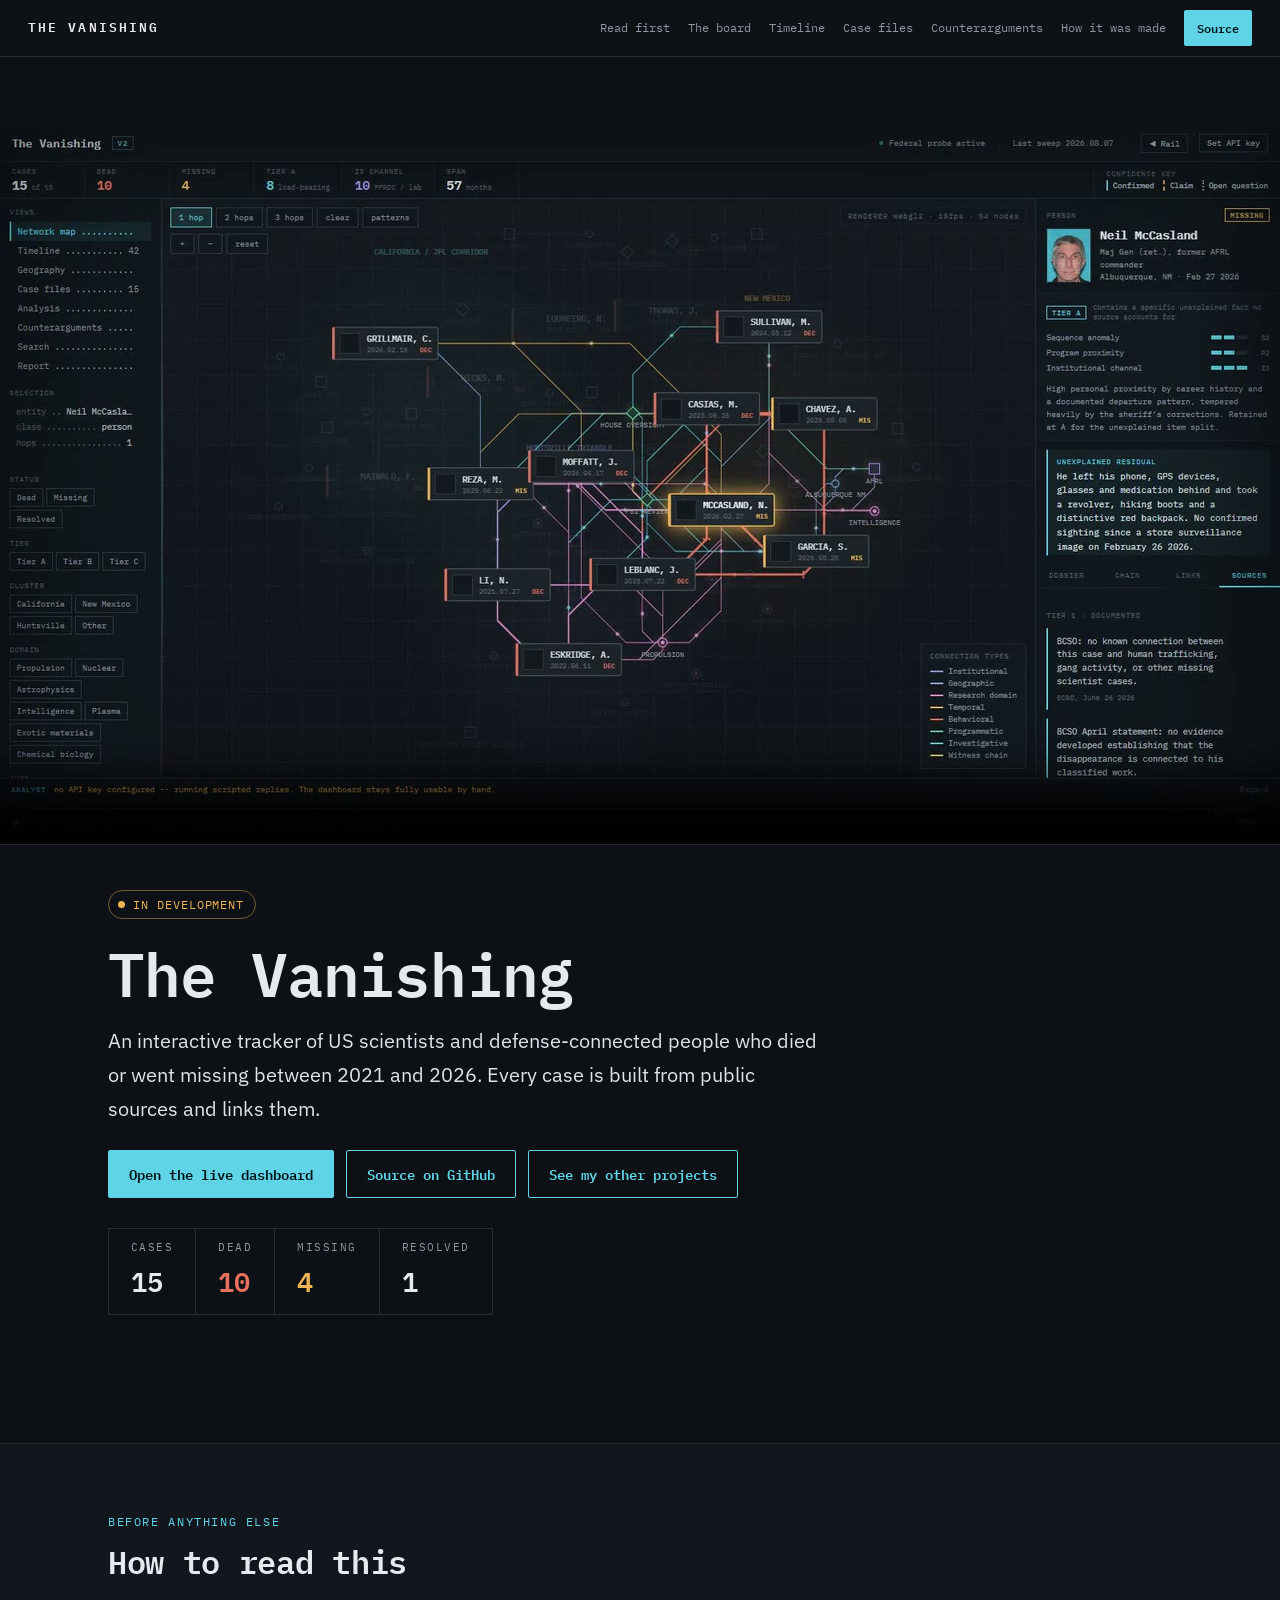
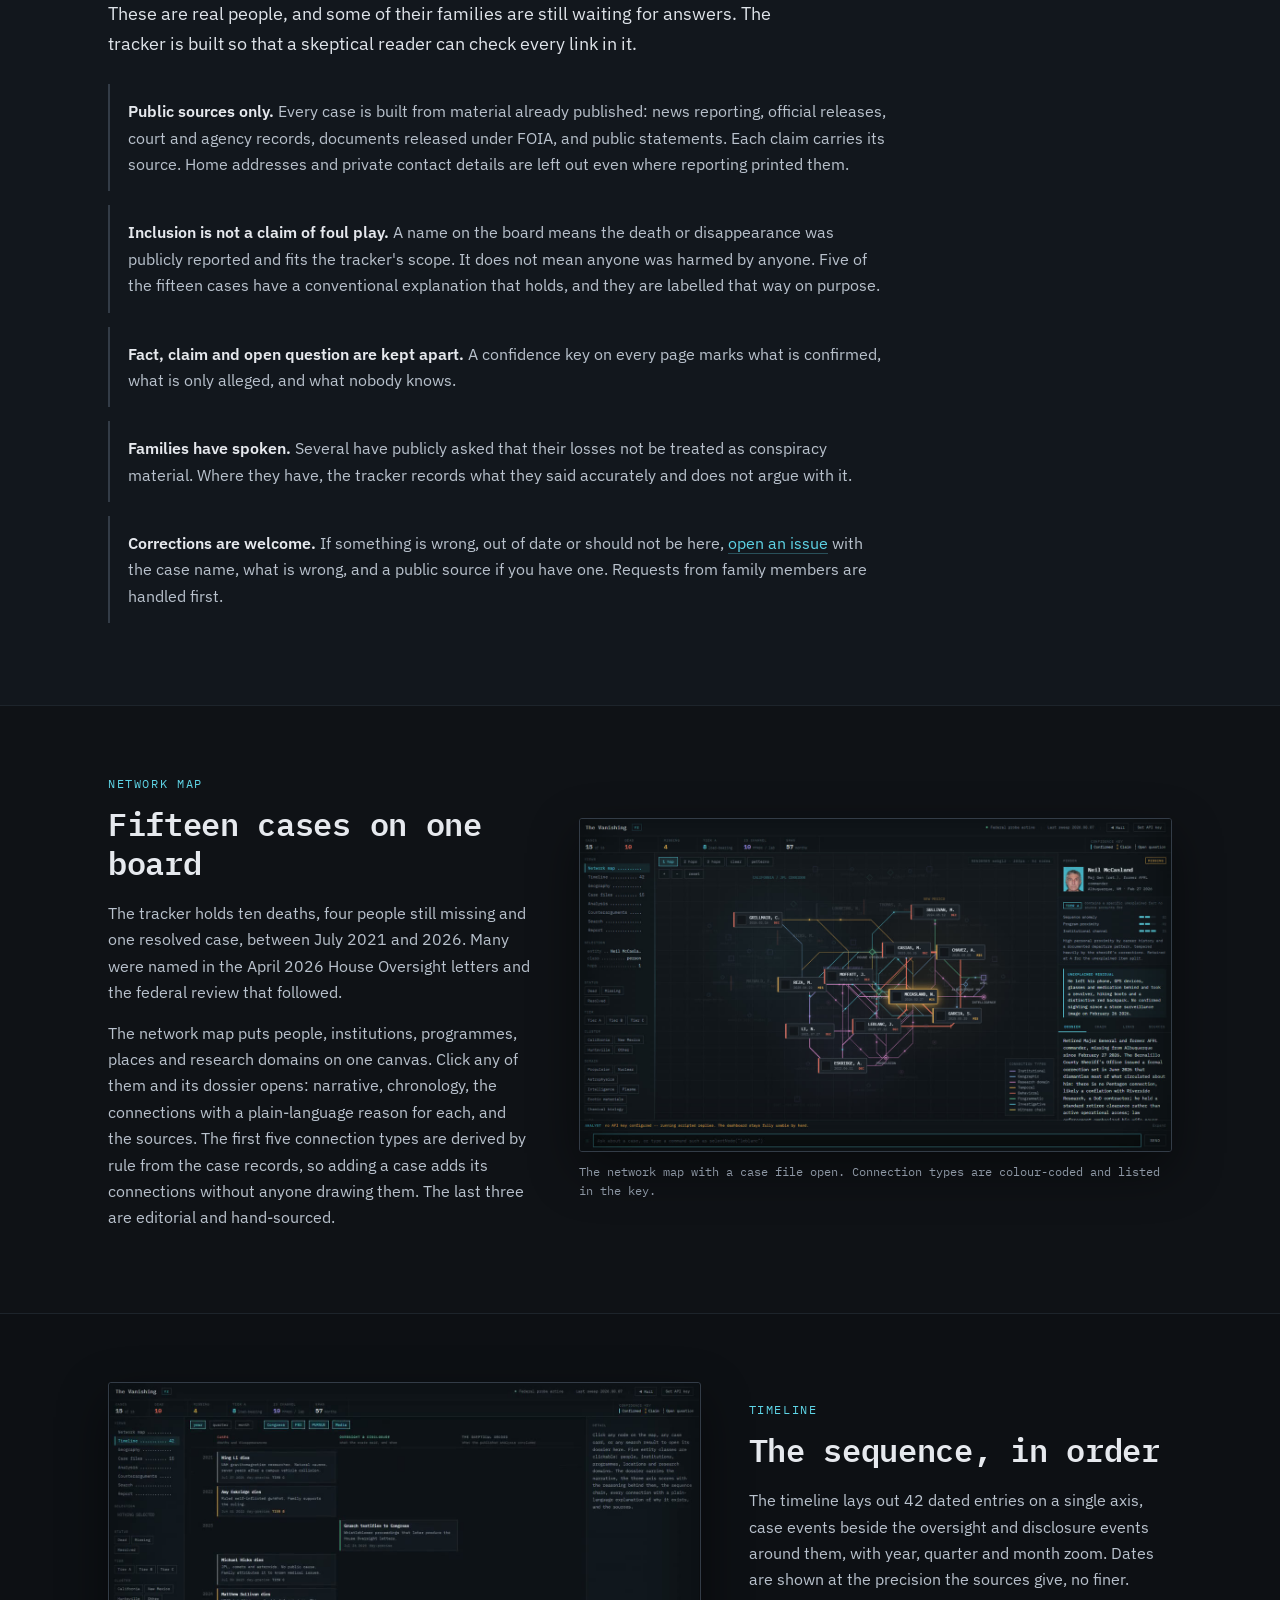
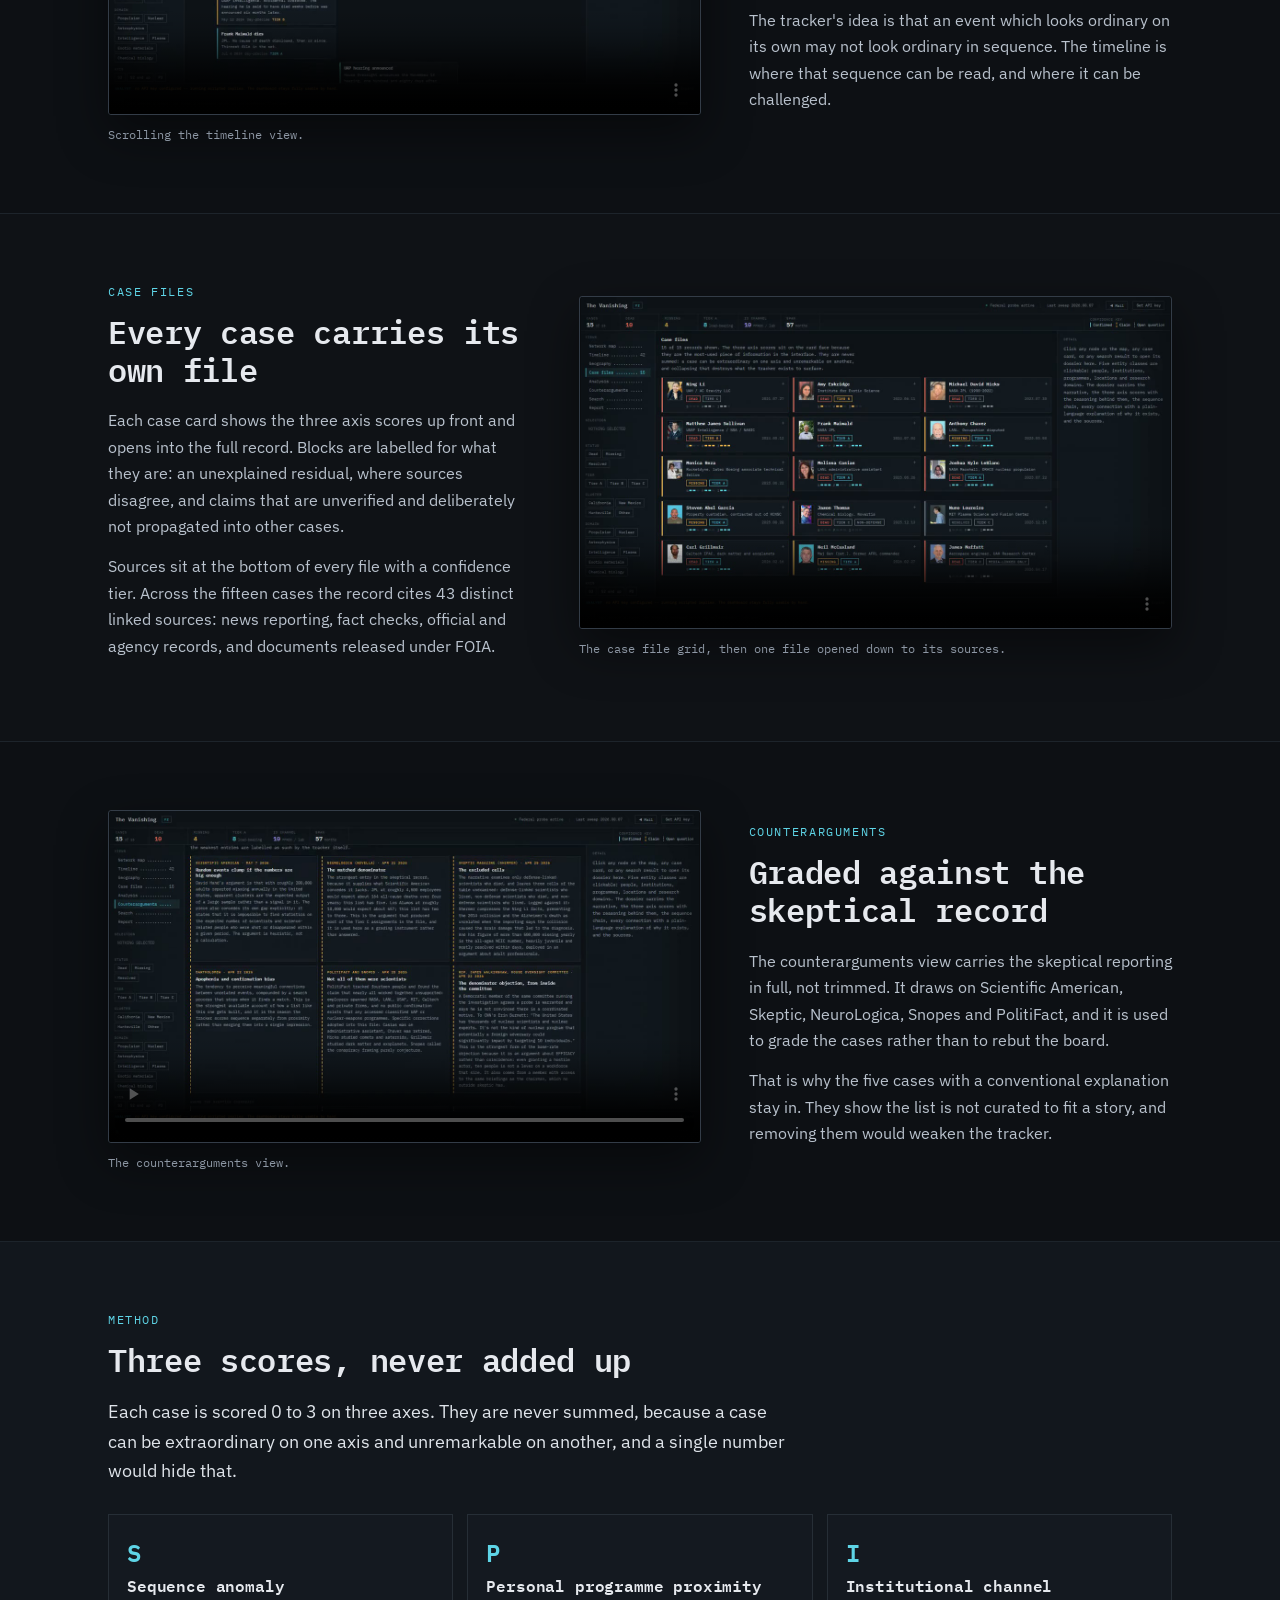
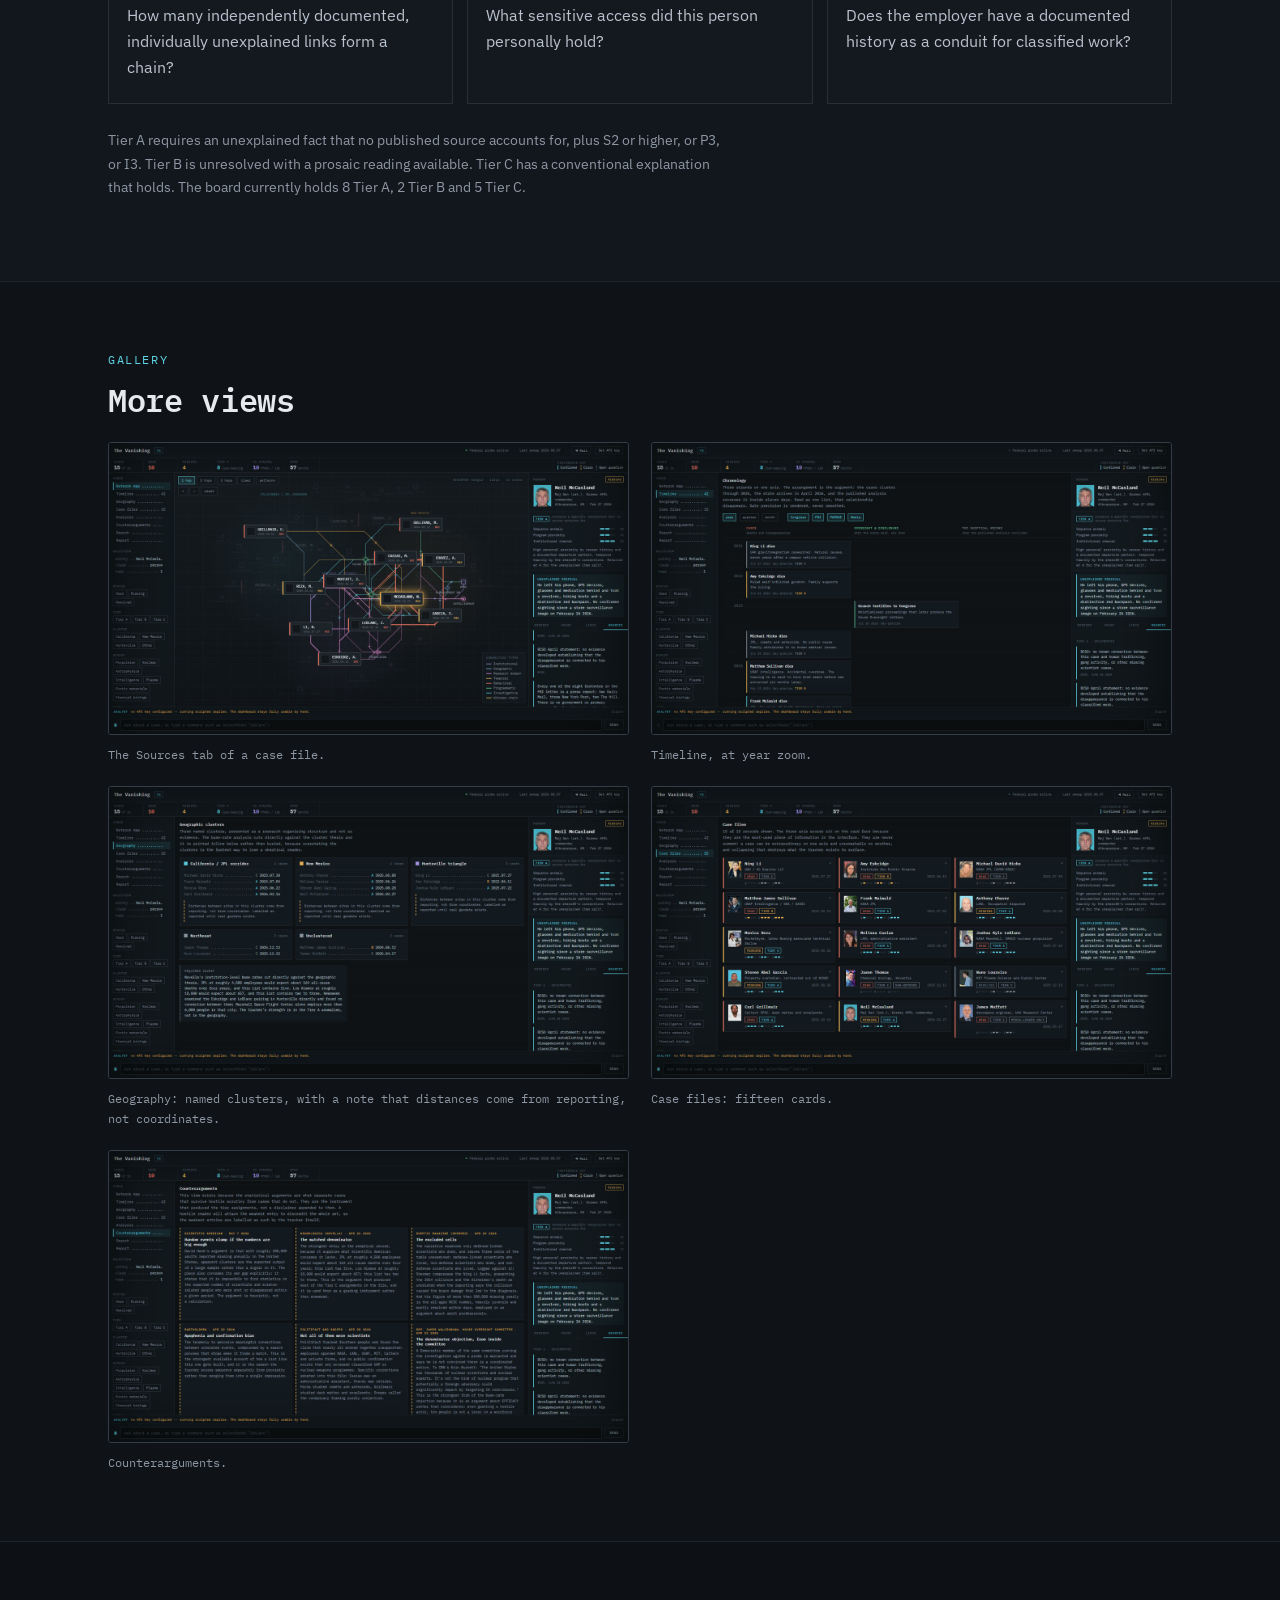
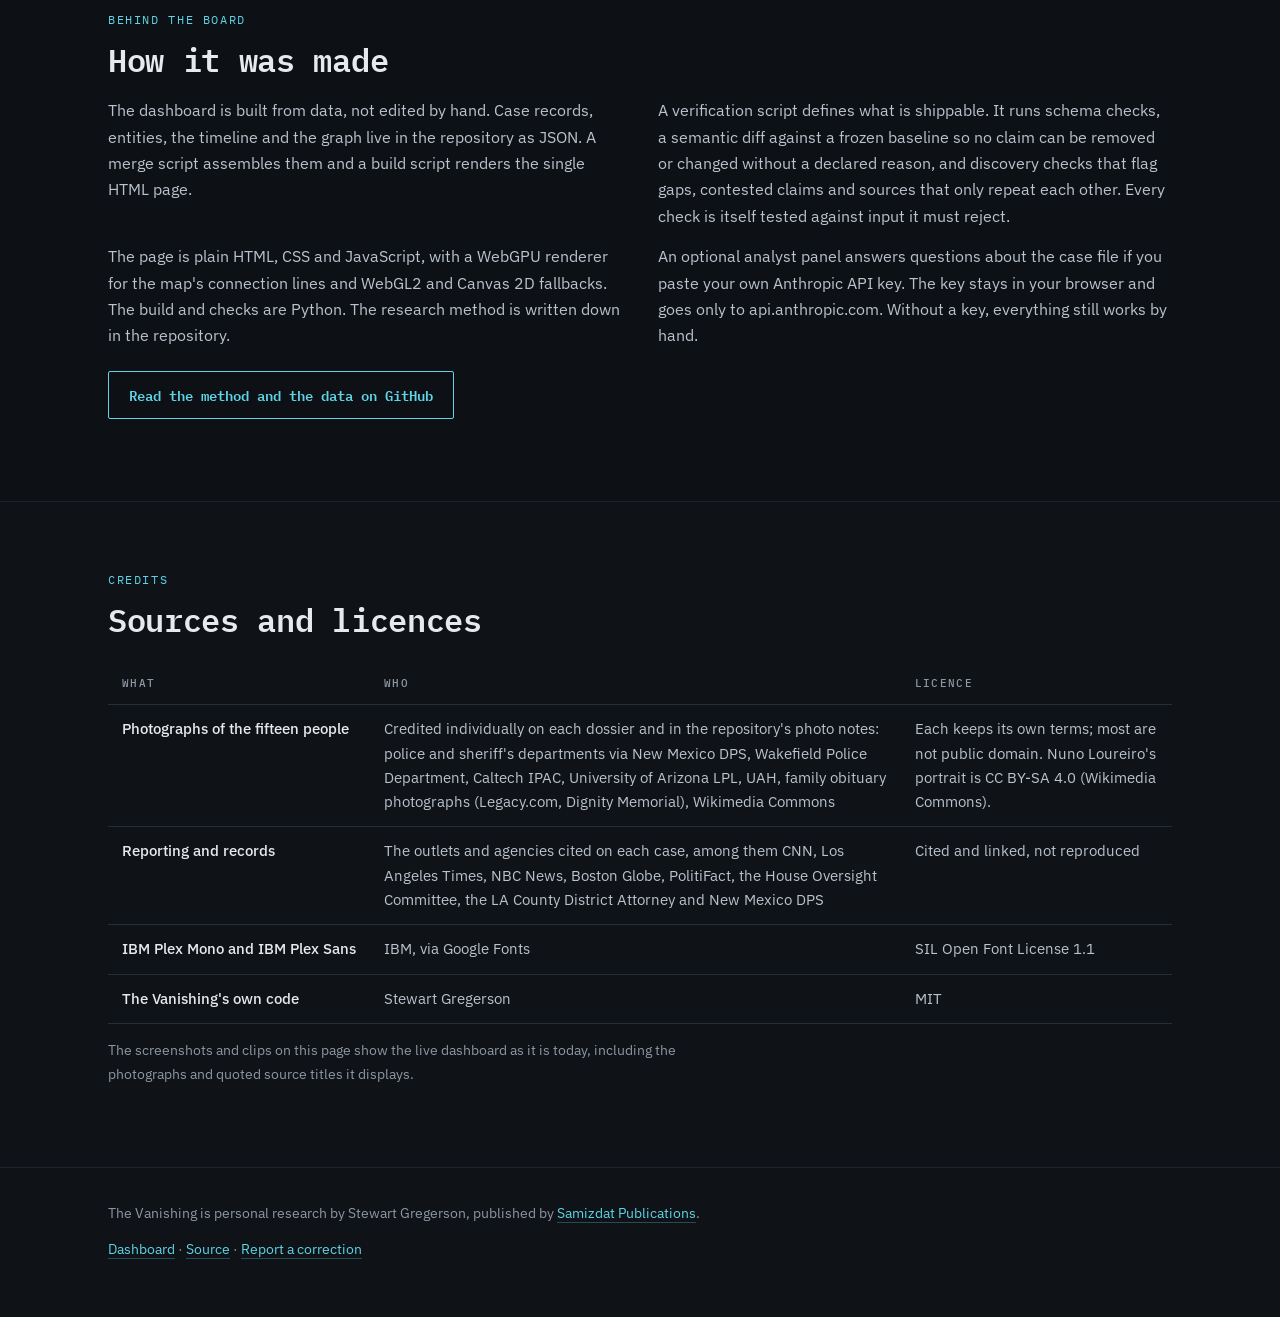
<file: site/index.html>
<!doctype html>
<html lang="en">
<head>
<meta charset="utf-8">
<meta name="viewport" content="width=device-width, initial-scale=1">
<title>The Vanishing: a sourced tracker of fifteen cases</title>
<meta name="description" content="An interactive, fully sourced tracker of US scientists and defense-connected people who died or went missing, 2021 to 2026. Every case links its public sources, and each is graded against the skeptical record.">
<meta name="theme-color" content="#0f1216">
<meta property="og:title" content="The Vanishing">
<meta property="og:description" content="A fully sourced tracker of fifteen US scientists and defense-connected people who died or went missing, 2021 to 2026. Every case cites its public sources.">
<meta property="og:image" content="media/og.jpg">
<meta property="og:type" content="website">
<meta name="twitter:card" content="summary_large_image">
<link rel="icon" href="data:image/svg+xml,%3Csvg xmlns='http://www.w3.org/2000/svg' viewBox='0 0 32 32'%3E%3Crect width='32' height='32' fill='%230f1216'/%3E%3Ccircle cx='16' cy='16' r='9' fill='none' stroke='%235ed4e6' stroke-width='2.5'/%3E%3Ccircle cx='16' cy='16' r='2.6' fill='%235ed4e6'/%3E%3C/svg%3E">
<link rel="preconnect" href="https://fonts.googleapis.com">
<link rel="preconnect" href="https://fonts.gstatic.com" crossorigin>
<link href="https://fonts.googleapis.com/css2?family=IBM+Plex+Mono:wght@400;500;600&family=IBM+Plex+Sans:wght@400;500;600&display=swap" rel="stylesheet">
<link rel="stylesheet" href="site.css">
</head>
<body>
<a class="skip" href="#notice">Skip to the reading notes</a>

<header class="bar">
  <a class="bar-mark" href="#top" aria-label="The Vanishing, back to the top">THE VANISHING</a>
  <nav class="bar-links" aria-label="Sections">
    <a href="#notice">Read first</a>
    <a href="#board">The board</a>
    <a href="#timeline">Timeline</a>
    <a href="#files">Case files</a>
    <a href="#skeptics">Counterarguments</a>
    <a href="#making">How it was made</a>
  </nav>
  <a class="btn btn-small" href="https://github.com/Samizdat-Publications/the-vanishing">Source</a>
</header>

<main>

<section class="hero" id="top" aria-labelledby="hero-title">
  <div class="hero-frame">
    <video class="hero-video" id="hero-video" muted loop playsinline autoplay preload="auto" poster="media/hero.jpg" aria-label="The network map of fifteen cases. One case file is opened, then its chain of events and its list of sources.">
      <source src="media/hero.mp4" type="video/mp4">
    </video>
  </div>
  <div class="hero-text wrap">
    <p class="pill"><span class="pill-dot"></span>In development</p>
    <h1 id="hero-title">The Vanishing</h1>
    <p class="tagline">An interactive tracker of US scientists and defense-connected people who died or went missing between 2021 and 2026. Every case is built from public sources and links them.</p>
    <div class="cta">
      <a class="btn" href="https://the-vanishing.pages.dev">Open the live dashboard</a>
      <a class="btn btn-ghost" href="https://github.com/Samizdat-Publications/the-vanishing">Source on GitHub</a>
      <a class="btn btn-ghost" href="https://samizdat-e0x.pages.dev/">See my other projects</a>
    </div>
    <dl class="counts" aria-label="The record at a glance">
      <div><dt>Cases</dt><dd>15</dd></div>
      <div><dt>Dead</dt><dd>10</dd></div>
      <div><dt>Missing</dt><dd>4</dd></div>
      <div><dt>Resolved</dt><dd>1</dd></div>
    </dl>
  </div>
</section>

<section class="notice" id="notice" aria-labelledby="notice-title">
  <div class="wrap">
    <p class="label">Before anything else</p>
    <h2 id="notice-title">How to read this</h2>
    <p class="lede">These are real people, and some of their families are still waiting for answers. The tracker is built so that a skeptical reader can check every link in it.</p>
    <ul class="notes">
      <li><b>Public sources only.</b> Every case is built from material already published: news reporting, official releases, court and agency records, documents released under FOIA, and public statements. Each claim carries its source. Home addresses and private contact details are left out even where reporting printed them.</li>
      <li><b>Inclusion is not a claim of foul play.</b> A name on the board means the death or disappearance was publicly reported and fits the tracker's scope. It does not mean anyone was harmed by anyone. Five of the fifteen cases have a conventional explanation that holds, and they are labelled that way on purpose.</li>
      <li><b>Fact, claim and open question are kept apart.</b> A confidence key on every page marks what is confirmed, what is only alleged, and what nobody knows.</li>
      <li><b>Families have spoken.</b> Several have publicly asked that their losses not be treated as conspiracy material. Where they have, the tracker records what they said accurately and does not argue with it.</li>
      <li><b>Corrections are welcome.</b> If something is wrong, out of date or should not be here, <a href="https://github.com/Samizdat-Publications/the-vanishing/issues">open an issue</a> with the case name, what is wrong, and a public source if you have one. Requests from family members are handled first.</li>
    </ul>
  </div>
</section>

<section class="feature" id="board" aria-labelledby="board-title">
  <div class="wrap feature-grid">
    <div class="feature-text">
      <p class="label">Network map</p>
      <h2 id="board-title">Fifteen cases on one board</h2>
      <p>The tracker holds ten deaths, four people still missing and one resolved case, between July 2021 and 2026. Many were named in the April 2026 House Oversight letters and the federal review that followed.</p>
      <p>The network map puts people, institutions, programmes, places and research domains on one canvas. Click any of them and its dossier opens: narrative, chronology, the connections with a plain-language reason for each, and the sources. The first five connection types are derived by rule from the case records, so adding a case adds its connections without anyone drawing them. The last three are editorial and hand-sourced.</p>
    </div>
    <figure class="screen">
      <img src="media/still-map.jpg" width="1280" height="720" loading="lazy" alt="The network map with one case file open in the panel on the right: status, tier, three axis scores, and the narrative.">
      <figcaption>The network map with a case file open. Connection types are colour-coded and listed in the key.</figcaption>
    </figure>
  </div>
</section>

<section class="feature flip" id="timeline" aria-labelledby="timeline-title">
  <div class="wrap feature-grid">
    <div class="feature-text">
      <p class="label">Timeline</p>
      <h2 id="timeline-title">The sequence, in order</h2>
      <p>The timeline lays out 42 dated entries on a single axis, case events beside the oversight and disclosure events around them, with year, quarter and month zoom. Dates are shown at the precision the sources give, no finer.</p>
      <p>The tracker's idea is that an event which looks ordinary on its own may not look ordinary in sequence. The timeline is where that sequence can be read, and where it can be challenged.</p>
    </div>
    <figure class="screen">
      <video data-inview muted loop playsinline preload="none" poster="media/timeline.jpg" aria-label="The timeline view scrolling down through dated entries from 2021 onward.">
        <source src="media/timeline.mp4" type="video/mp4">
      </video>
      <figcaption>Scrolling the timeline view.</figcaption>
    </figure>
  </div>
</section>

<section class="feature" id="files" aria-labelledby="files-title">
  <div class="wrap feature-grid">
    <div class="feature-text">
      <p class="label">Case files</p>
      <h2 id="files-title">Every case carries its own file</h2>
      <p>Each case card shows the three axis scores up front and opens into the full record. Blocks are labelled for what they are: an unexplained residual, where sources disagree, and claims that are unverified and deliberately not propagated into other cases.</p>
      <p>Sources sit at the bottom of every file with a confidence tier. Across the fifteen cases the record cites 43 distinct linked sources: news reporting, fact checks, official and agency records, and documents released under FOIA.</p>
    </div>
    <figure class="screen">
      <video data-inview muted loop playsinline preload="none" poster="media/cases.jpg" aria-label="The case files grid, then one case file opened and scrolled down to its chronology and sources.">
        <source src="media/cases.mp4" type="video/mp4">
      </video>
      <figcaption>The case file grid, then one file opened down to its sources.</figcaption>
    </figure>
  </div>
</section>

<section class="feature flip" id="skeptics" aria-labelledby="skeptics-title">
  <div class="wrap feature-grid">
    <div class="feature-text">
      <p class="label">Counterarguments</p>
      <h2 id="skeptics-title">Graded against the skeptical record</h2>
      <p>The counterarguments view carries the skeptical reporting in full, not trimmed. It draws on Scientific American, Skeptic, NeuroLogica, Snopes and PolitiFact, and it is used to grade the cases rather than to rebut the board.</p>
      <p>That is why the five cases with a conventional explanation stay in. They show the list is not curated to fit a story, and removing them would weaken the tracker.</p>
    </div>
    <figure class="screen">
      <video data-inview muted loop playsinline preload="none" poster="media/counter.jpg" aria-label="The counterarguments view scrolling through cards of skeptical analysis.">
        <source src="media/counter.mp4" type="video/mp4">
      </video>
      <figcaption>The counterarguments view.</figcaption>
    </figure>
  </div>
</section>

<section class="scoring" id="scoring" aria-labelledby="scoring-title">
  <div class="wrap">
    <p class="label">Method</p>
    <h2 id="scoring-title">Three scores, never added up</h2>
    <p class="lede">Each case is scored 0 to 3 on three axes. They are never summed, because a case can be extraordinary on one axis and unremarkable on another, and a single number would hide that.</p>
    <div class="axes">
      <div><span class="axis-k">S</span><h3>Sequence anomaly</h3><p>How many independently documented, individually unexplained links form a chain?</p></div>
      <div><span class="axis-k">P</span><h3>Personal programme proximity</h3><p>What sensitive access did this person personally hold?</p></div>
      <div><span class="axis-k">I</span><h3>Institutional channel</h3><p>Does the employer have a documented history as a conduit for classified work?</p></div>
    </div>
    <p class="fine">Tier A requires an unexplained fact that no published source accounts for, plus S2 or higher, or P3, or I3. Tier B is unresolved with a prosaic reading available. Tier C has a conventional explanation that holds. The board currently holds 8 Tier A, 2 Tier B and 5 Tier C.</p>
  </div>
</section>

<section class="stills" aria-labelledby="stills-title">
  <div class="wrap">
    <p class="label">Gallery</p>
    <h2 id="stills-title">More views</h2>
    <div class="still-grid">
      <figure><img src="media/still-sources.jpg" width="1280" height="720" loading="lazy" alt="A case file's Sources tab, listing sources with their confidence tier."><figcaption>The Sources tab of a case file.</figcaption></figure>
      <figure><img src="media/still-timeline.jpg" width="1280" height="720" loading="lazy" alt="The timeline view, with entries for cases and for oversight events."><figcaption>Timeline, at year zoom.</figcaption></figure>
      <figure><img src="media/still-geography.jpg" width="1280" height="720" loading="lazy" alt="The geography view, grouping cases into named clusters with a note on how distances are derived."><figcaption>Geography: named clusters, with a note that distances come from reporting, not coordinates.</figcaption></figure>
      <figure><img src="media/still-cases.jpg" width="1280" height="720" loading="lazy" alt="The case file grid, fifteen cards with photographs, status badges and three axis meters."><figcaption>Case files: fifteen cards.</figcaption></figure>
      <figure><img src="media/still-counter.jpg" width="1280" height="720" loading="lazy" alt="The counterarguments view, with skeptical analyses laid out as cards."><figcaption>Counterarguments.</figcaption></figure>
    </div>
  </div>
</section>

<section class="making" id="making" aria-labelledby="making-title">
  <div class="wrap">
    <p class="label">Behind the board</p>
    <h2 id="making-title">How it was made</h2>
    <div class="making-grid">
      <p>The dashboard is built from data, not edited by hand. Case records, entities, the timeline and the graph live in the repository as JSON. A merge script assembles them and a build script renders the single HTML page.</p>
      <p>A verification script defines what is shippable. It runs schema checks, a semantic diff against a frozen baseline so no claim can be removed or changed without a declared reason, and discovery checks that flag gaps, contested claims and sources that only repeat each other. Every check is itself tested against input it must reject.</p>
      <p>The page is plain HTML, CSS and JavaScript, with a WebGPU renderer for the map's connection lines and WebGL2 and Canvas 2D fallbacks. The build and checks are Python. The research method is written down in the repository.</p>
      <p>An optional analyst panel answers questions about the case file if you paste your own Anthropic API key. The key stays in your browser and goes only to api.anthropic.com. Without a key, everything still works by hand.</p>
    </div>
    <p><a class="btn btn-ghost" href="https://github.com/Samizdat-Publications/the-vanishing">Read the method and the data on GitHub</a></p>
  </div>
</section>

<section class="credits" id="credits" aria-labelledby="credits-title">
  <div class="wrap">
    <p class="label">Credits</p>
    <h2 id="credits-title">Sources and licences</h2>
    <div class="table-wrap">
    <table>
      <thead><tr><th>What</th><th>Who</th><th>Licence</th></tr></thead>
      <tbody>
        <tr><td>Photographs of the fifteen people</td><td>Credited individually on each dossier and in the repository's photo notes: police and sheriff's departments via New Mexico DPS, Wakefield Police Department, Caltech IPAC, University of Arizona LPL, UAH, family obituary photographs (Legacy.com, Dignity Memorial), Wikimedia Commons</td><td>Each keeps its own terms; most are not public domain. Nuno Loureiro's portrait is CC BY-SA 4.0 (Wikimedia Commons).</td></tr>
        <tr><td>Reporting and records</td><td>The outlets and agencies cited on each case, among them CNN, Los Angeles Times, NBC News, Boston Globe, PolitiFact, the House Oversight Committee, the LA County District Attorney and New Mexico DPS</td><td>Cited and linked, not reproduced</td></tr>
        <tr><td>IBM Plex Mono and IBM Plex Sans</td><td>IBM, via Google Fonts</td><td>SIL Open Font License 1.1</td></tr>
        <tr><td>The Vanishing's own code</td><td>Stewart Gregerson</td><td>MIT</td></tr>
      </tbody>
    </table>
    </div>
    <p class="fine">The screenshots and clips on this page show the live dashboard as it is today, including the photographs and quoted source titles it displays.</p>
  </div>
</section>

</main>

<footer class="foot">
  <div class="wrap foot-row">
    <p>The Vanishing is personal research by Stewart Gregerson, published by <a href="https://github.com/Samizdat-Publications">Samizdat Publications</a>.</p>
    <p><a href="https://the-vanishing.pages.dev">Dashboard</a> &middot; <a href="https://github.com/Samizdat-Publications/the-vanishing">Source</a> &middot; <a href="https://github.com/Samizdat-Publications/the-vanishing/issues">Report a correction</a></p>
  </div>
</footer>

<script src="site.js"></script>
</body>
</html>
</file>
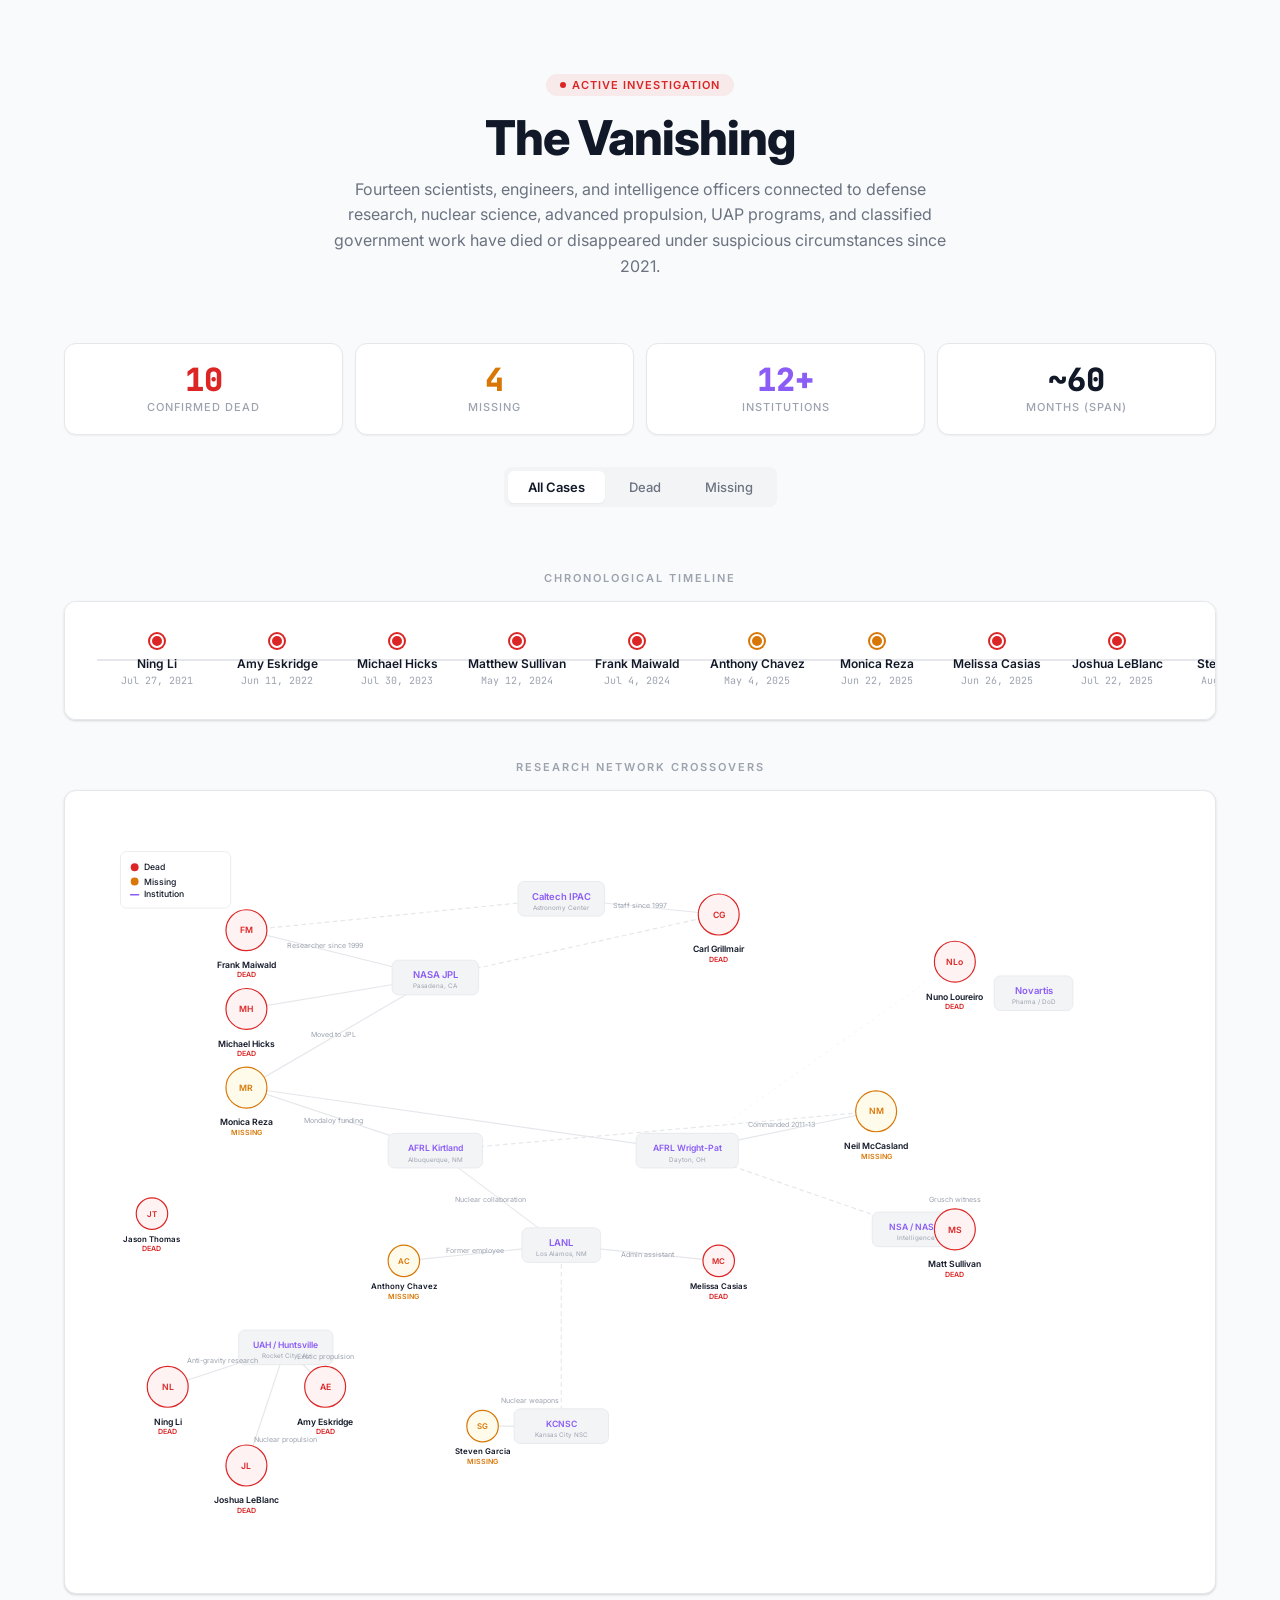
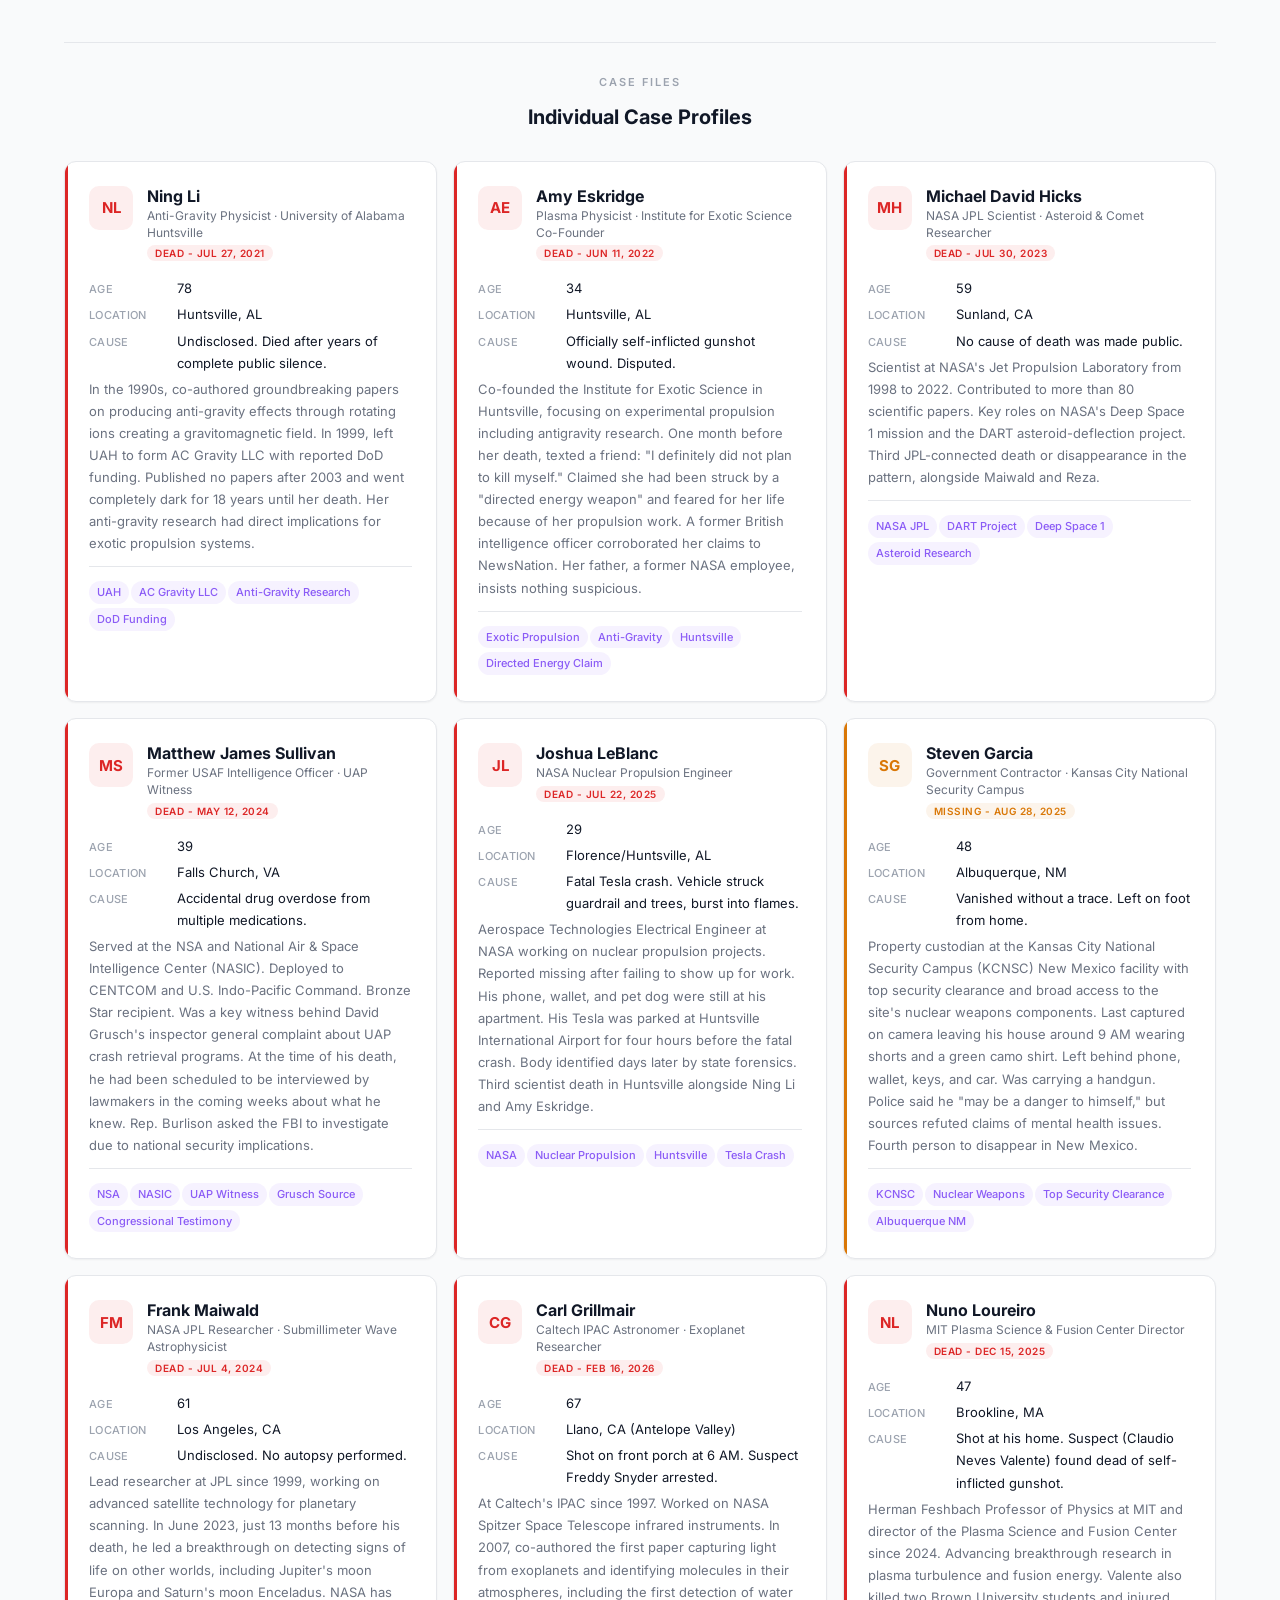
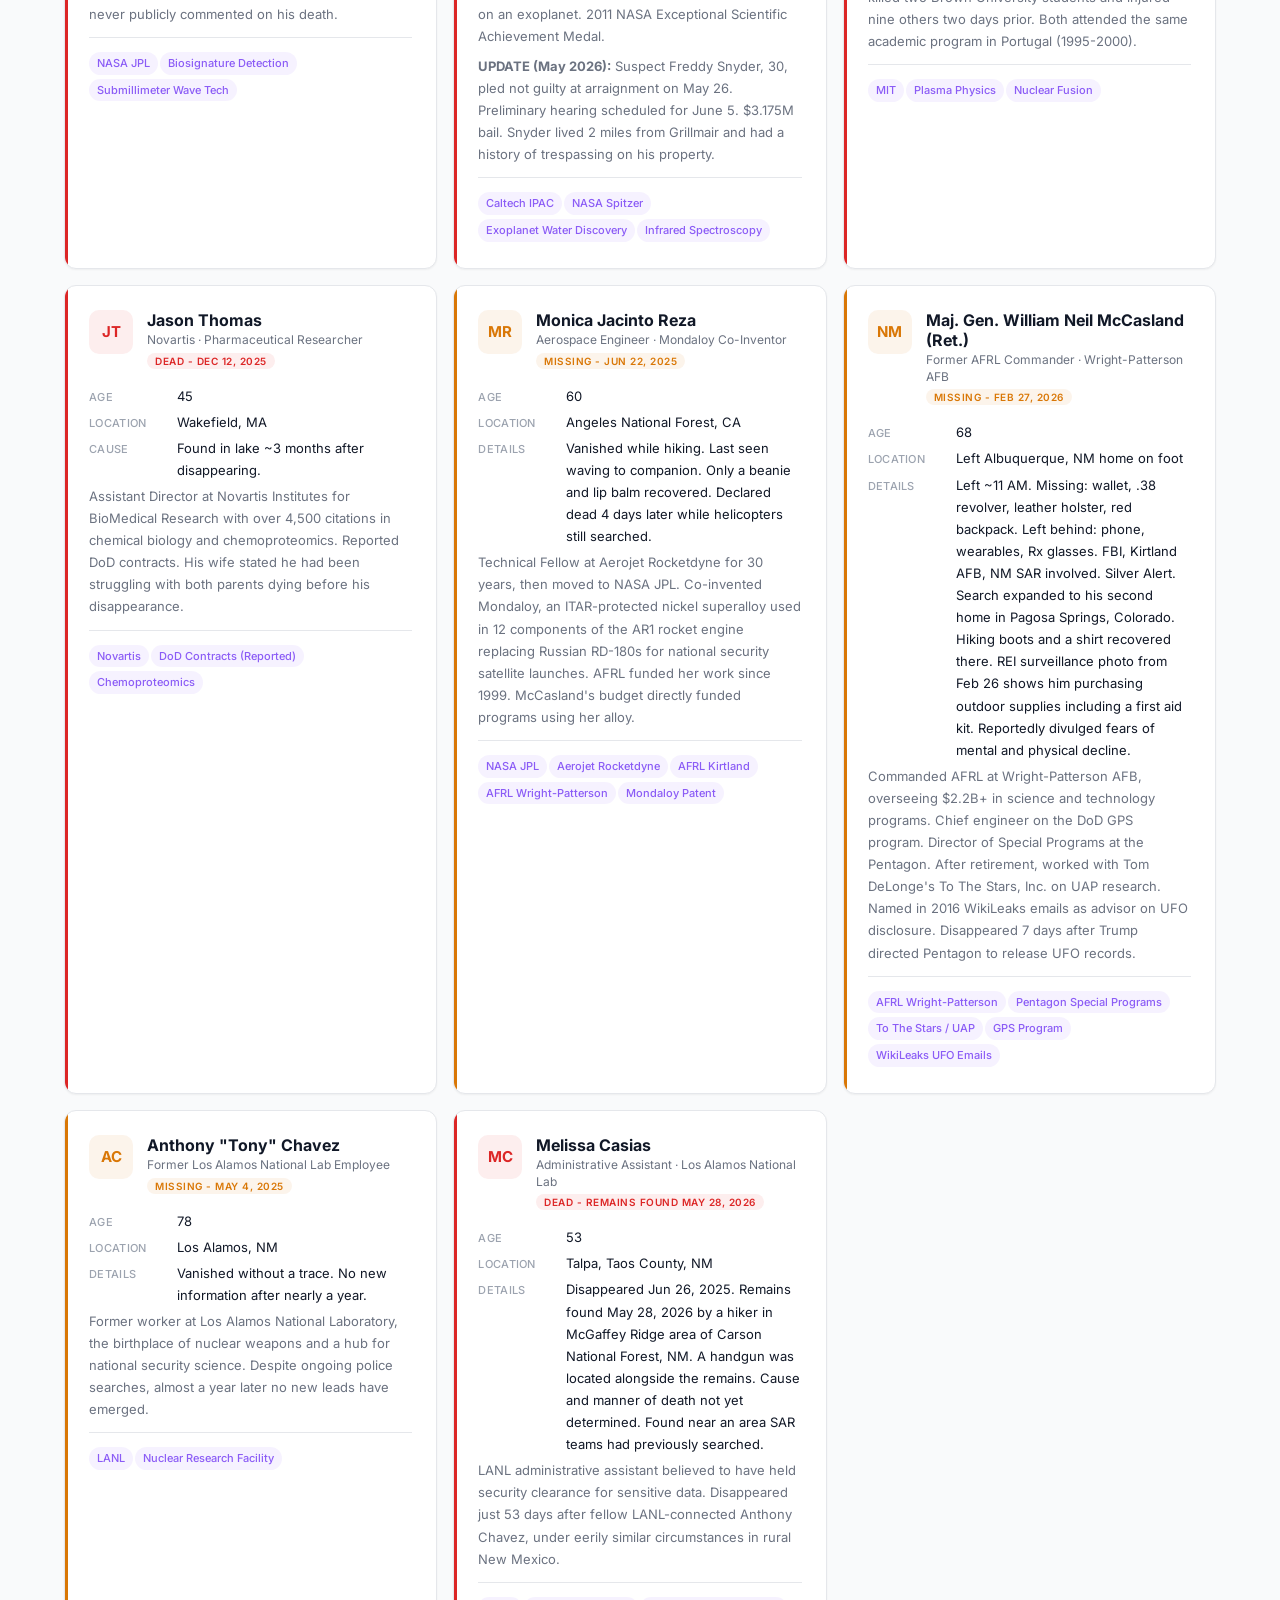
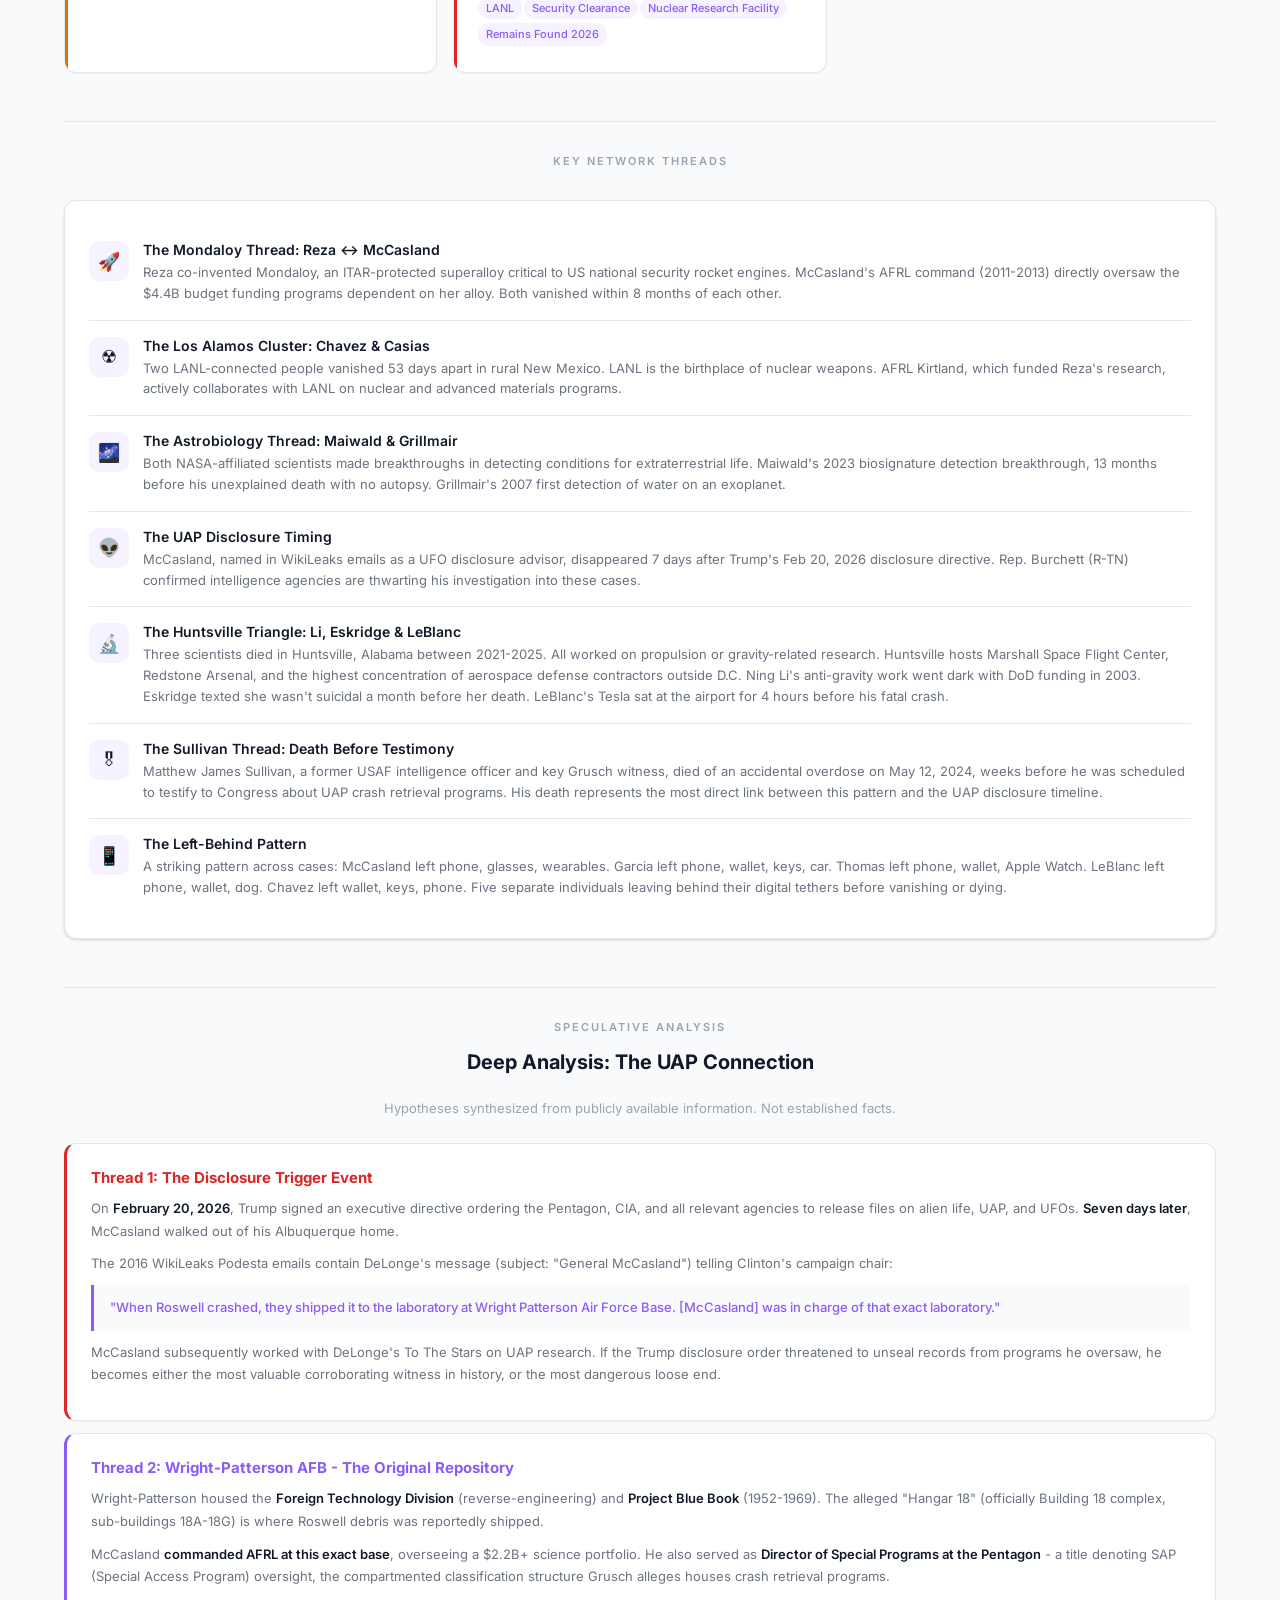
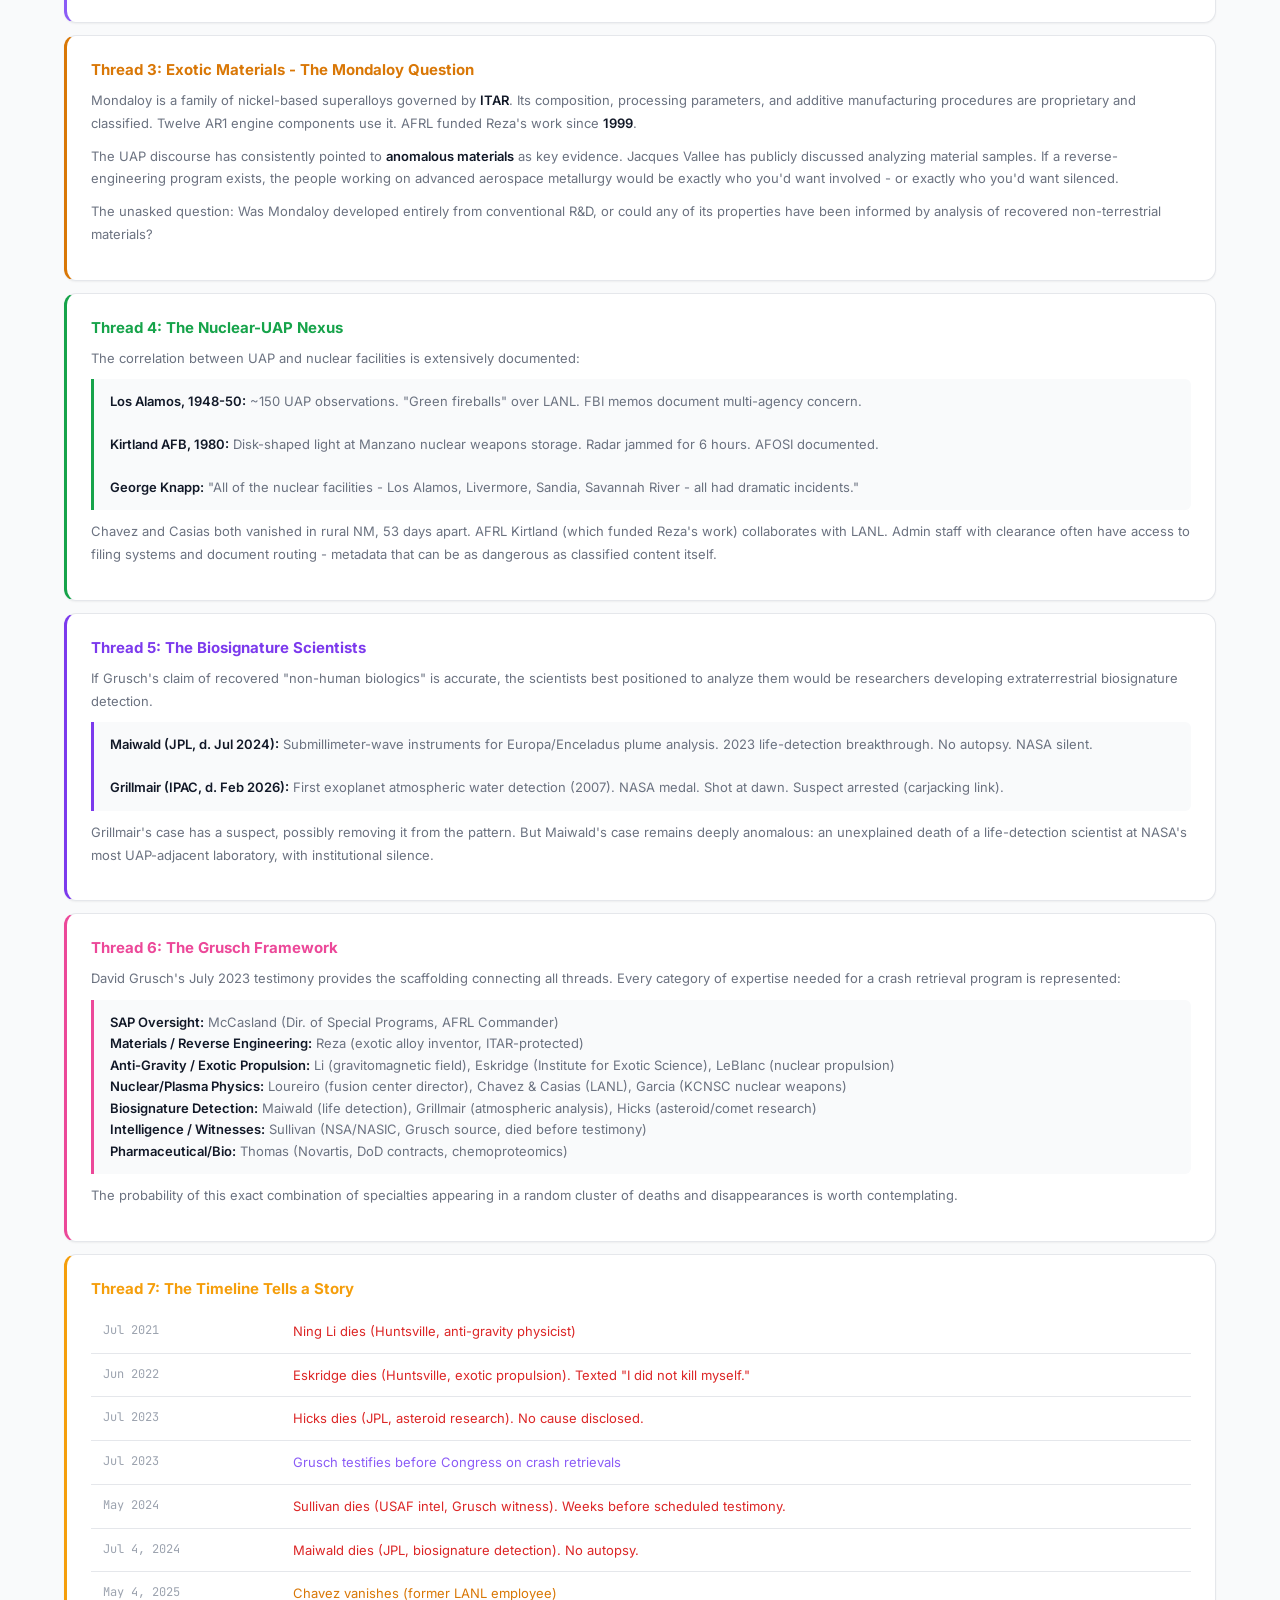
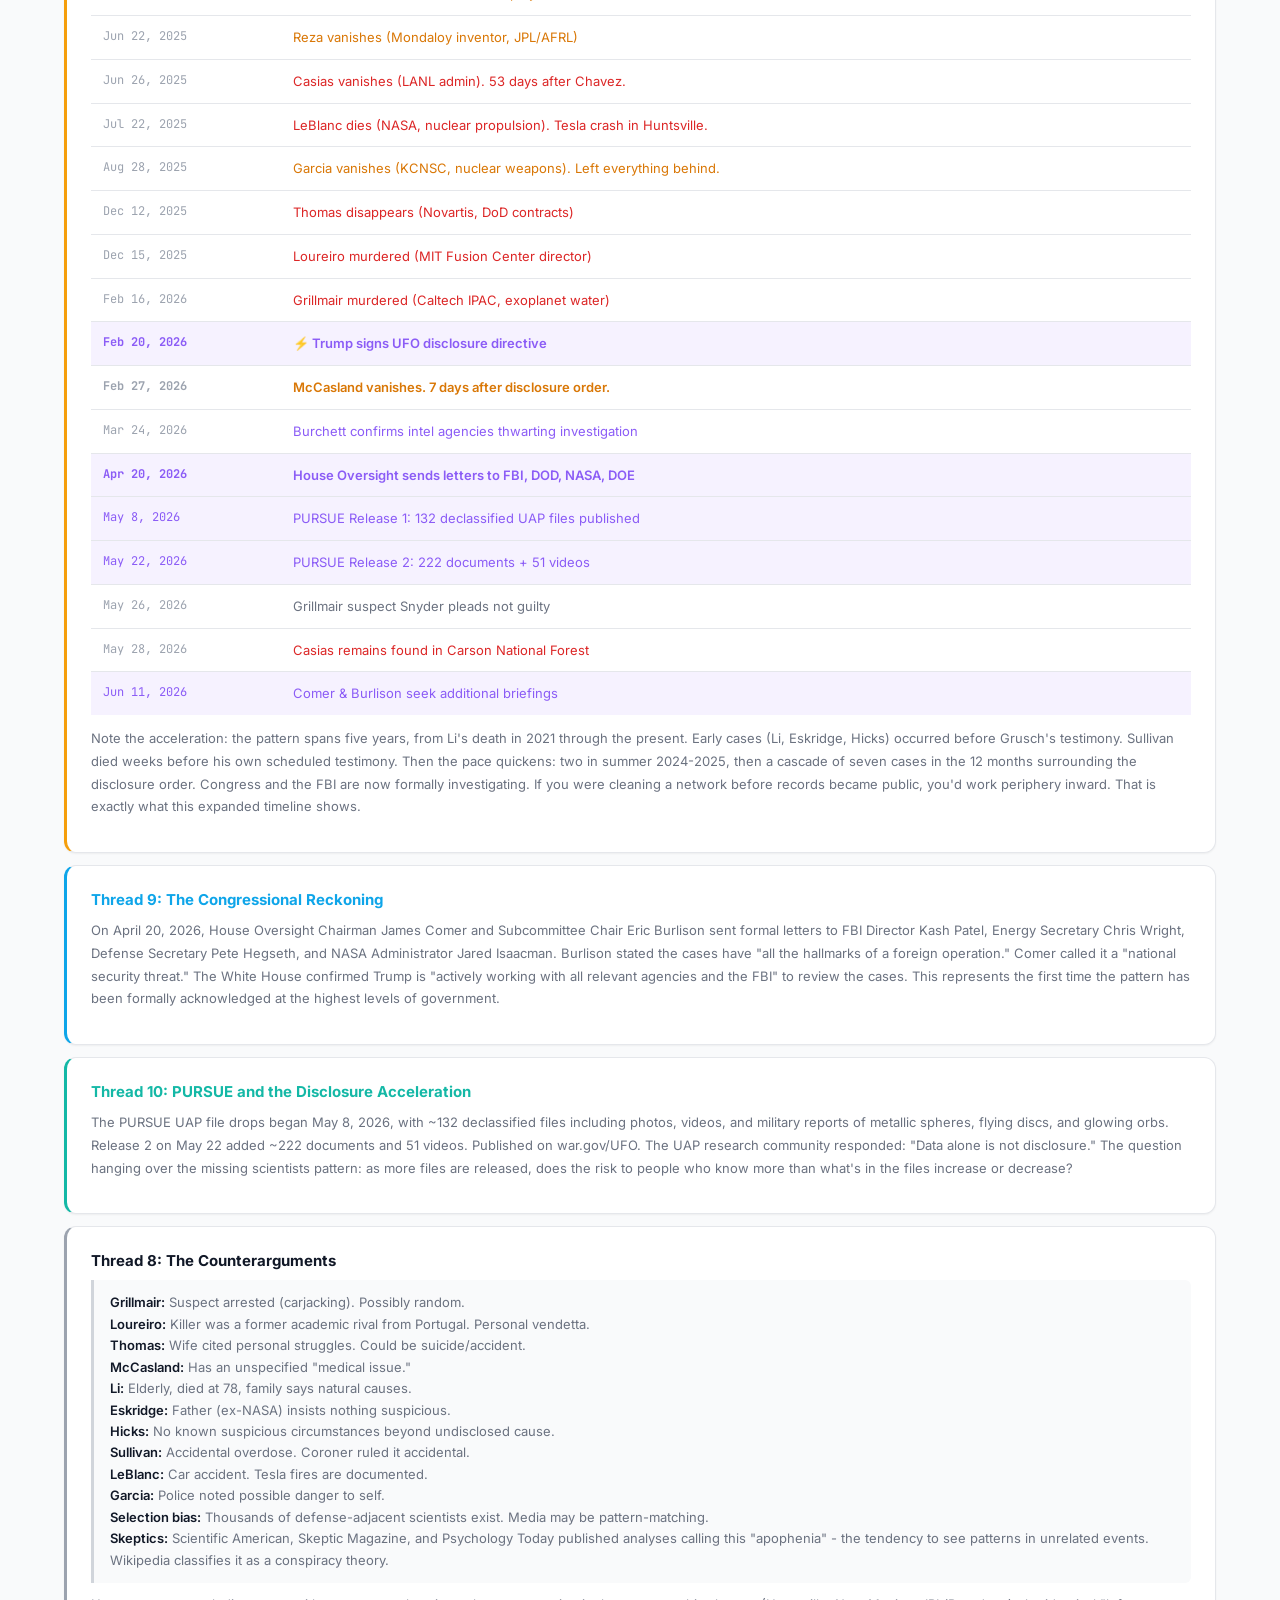
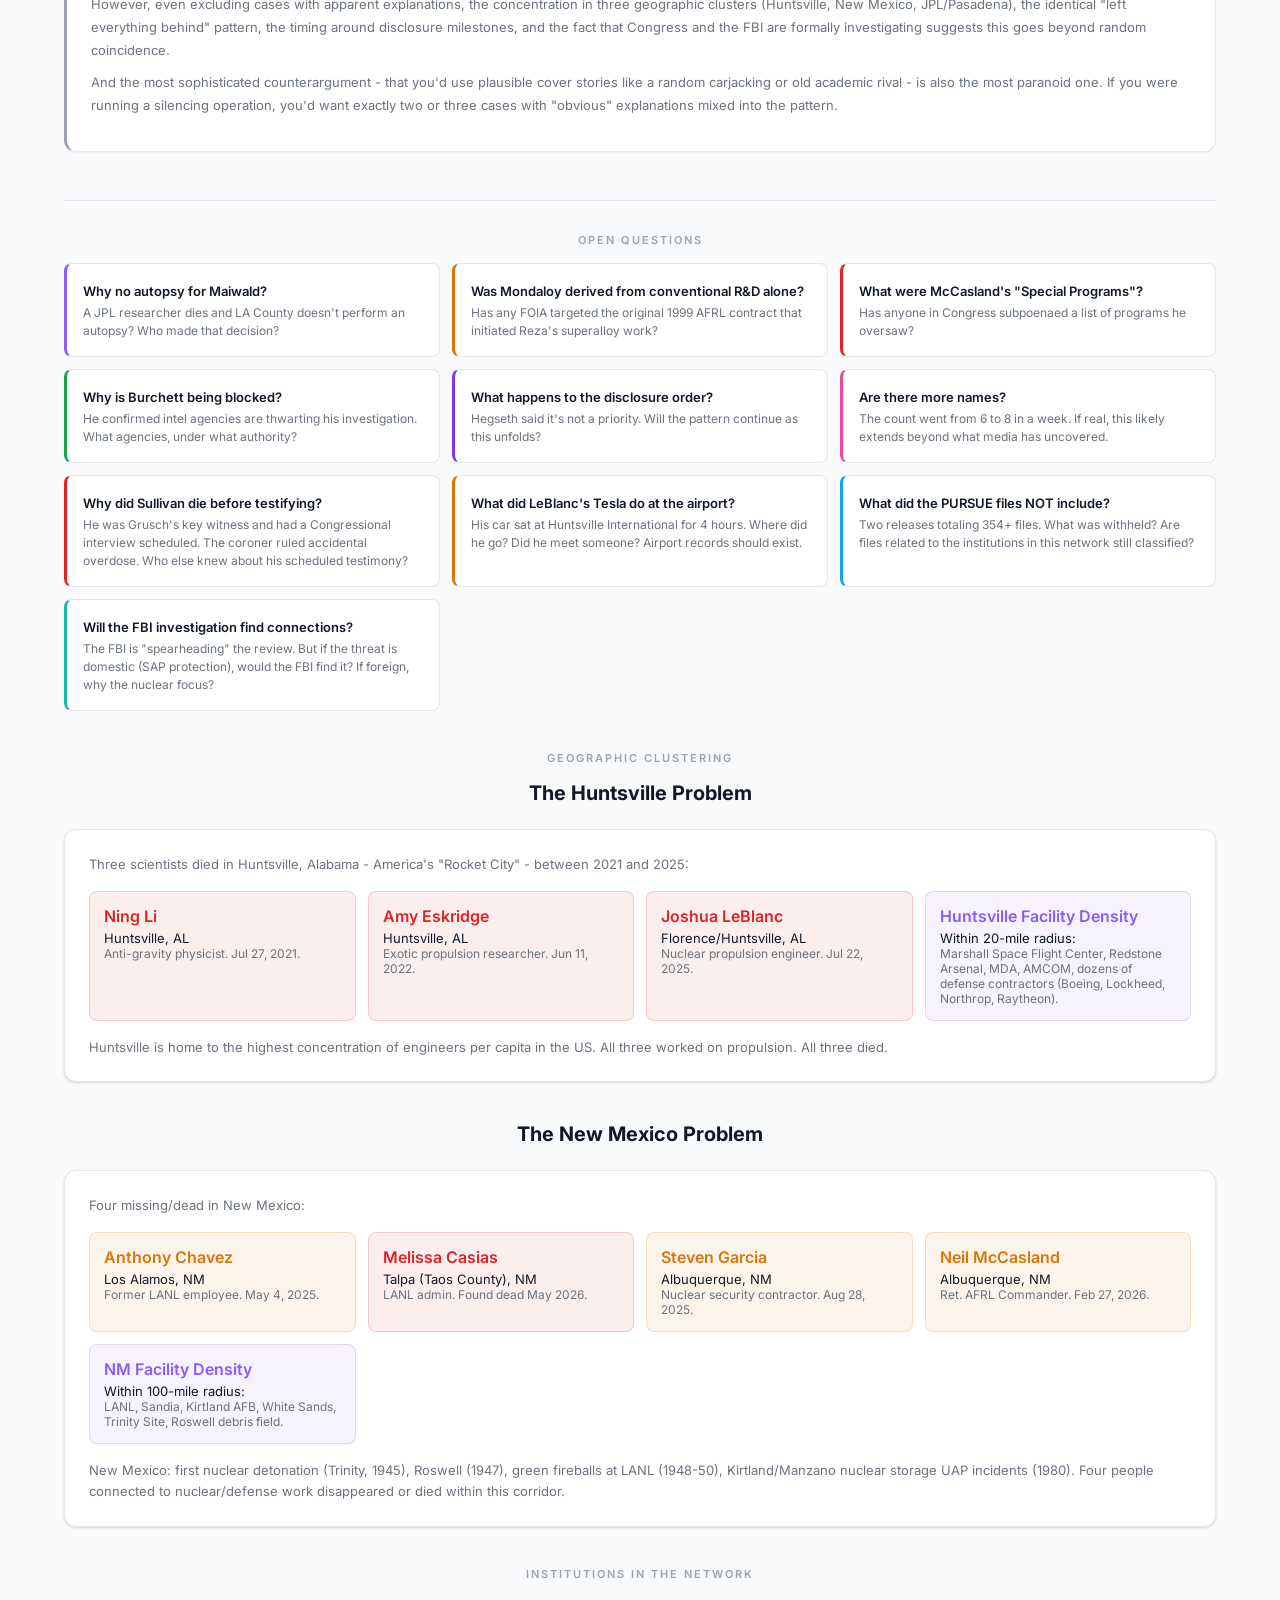
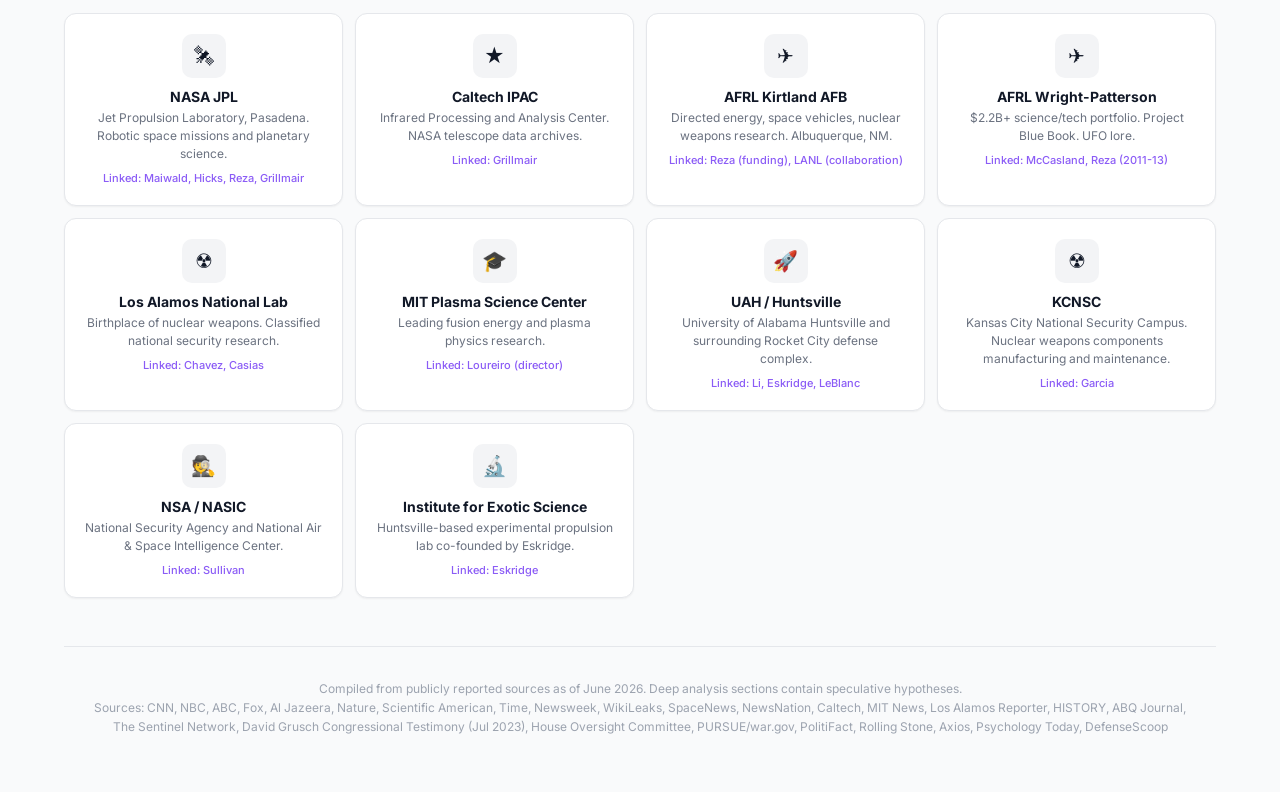
<file: scientist-network-tracker.html>
<!DOCTYPE html>
<html lang="en">
<head>
<meta charset="UTF-8">
<meta name="viewport" content="width=device-width, initial-scale=1.0">
<title>The Vanishing: US Scientists Dead or Missing (2021-2026)</title>
<style>
  @import url('https://fonts.googleapis.com/css2?family=Inter:wght@300;400;500;600;700;800;900&family=JetBrains+Mono:wght@400;500&display=swap');

  :root {
    /* TypeUI Levels Design Tokens */
    --primary: #27272A;
    --secondary: #8B5CF6;
    --secondary-soft: rgba(139,92,246,0.08);
    --secondary-border: rgba(139,92,246,0.20);
    --success: #16A34A;
    --success-soft: rgba(22,163,74,0.08);
    --success-border: rgba(22,163,74,0.18);
    --warning: #D97706;
    --warning-soft: rgba(217,119,6,0.08);
    --warning-border: rgba(217,119,6,0.18);
    --danger: #DC2626;
    --danger-soft: rgba(220,38,38,0.08);
    --danger-border: rgba(220,38,38,0.18);
    --surface: #FFFFFF;
    --text: #111827;
    --text-secondary: #6B7280;
    --text-muted: #9CA3AF;
    --border: #E5E7EB;
    --border-strong: #D1D5DB;
    --bg: #F9FAFB;
    --bg-alt: #F3F4F6;
    --radius: 12px;
    --radius-sm: 8px;
    --radius-xs: 6px;
    --shadow-sm: 0 1px 2px rgba(0,0,0,0.05);
    --shadow: 0 1px 3px rgba(0,0,0,0.1), 0 1px 2px rgba(0,0,0,0.06);
    --shadow-md: 0 4px 6px rgba(0,0,0,0.07), 0 2px 4px rgba(0,0,0,0.06);
    --shadow-lg: 0 10px 15px rgba(0,0,0,0.1), 0 4px 6px rgba(0,0,0,0.05);
  }

  * { margin:0; padding:0; box-sizing:border-box; }

  body {
    background: var(--bg);
    color: var(--text);
    font-family: 'Inter', -apple-system, sans-serif;
    min-height: 100vh;
    -webkit-font-smoothing: antialiased;
  }

  .container { max-width: 1200px; margin: 0 auto; padding: 24px; }

  /* CARD BASE */
  .card {
    background: var(--surface);
    border: 1px solid var(--border);
    border-radius: var(--radius);
    box-shadow: var(--shadow-sm);
    transition: box-shadow 0.2s, transform 0.2s;
  }
  .card:hover {
    box-shadow: var(--shadow-md);
  }
  .card-elevated {
    background: var(--surface);
    border: 1px solid var(--border);
    border-radius: var(--radius);
    box-shadow: var(--shadow);
    transition: box-shadow 0.2s, transform 0.2s;
  }
  .card-elevated:hover {
    box-shadow: var(--shadow-lg);
  }

  /* HEADER */
  .header {
    text-align: center;
    padding: 48px 24px 32px;
  }
  .badge {
    display: inline-flex;
    align-items: center;
    gap: 6px;
    background: var(--danger-soft);
    color: var(--danger);
    font-size: 11px;
    font-weight: 600;
    letter-spacing: 1px;
    text-transform: uppercase;
    padding: 4px 14px;
    border-radius: 100px;
    margin-bottom: 16px;
  }
  .badge::before {
    content: '';
    width: 6px; height: 6px;
    border-radius: 50%;
    background: var(--danger);
    animation: pulse-dot 2s ease-in-out infinite;
  }
  @keyframes pulse-dot {
    0%,100% { opacity: 1; }
    50% { opacity: 0.4; }
  }
  .header h1 {
    font-size: clamp(28px, 5vw, 48px);
    font-weight: 800;
    letter-spacing: -1px;
    line-height: 1.1;
    margin-bottom: 12px;
    color: var(--text);
  }
  .header .subtitle {
    font-size: 16px;
    color: var(--text-secondary);
    max-width: 640px;
    margin: 0 auto;
    line-height: 1.6;
  }

  /* STATS */
  .stats-bar {
    display: grid;
    grid-template-columns: repeat(4, 1fr);
    gap: 12px;
    margin: 32px 0;
  }
  .stat {
    padding: 20px;
    text-align: center;
  }
  .stat .num {
    font-size: 32px;
    font-weight: 800;
    font-family: 'JetBrains Mono', monospace;
    line-height: 1;
  }
  .stat .num.red { color: var(--danger); }
  .stat .num.amber { color: var(--warning); }
  .stat .num.violet { color: var(--secondary); }
  .stat .label {
    font-size: 11px;
    color: var(--text-muted);
    text-transform: uppercase;
    letter-spacing: 1px;
    margin-top: 4px;
    font-weight: 500;
  }

  /* FILTER */
  .filter-bar { display: flex; justify-content: center; gap: 4px; margin-bottom: 32px; background: var(--bg-alt); border-radius: var(--radius-sm); padding: 4px; display: inline-flex; margin-left: auto; margin-right: auto; }
  .filter-wrap { text-align: center; margin-bottom: 32px; }
  .filter-btn {
    background: transparent;
    border: none;
    color: var(--text-secondary);
    padding: 8px 20px;
    border-radius: var(--radius-xs);
    font-size: 13px;
    font-weight: 500;
    cursor: pointer;
    transition: all 0.15s;
    font-family: 'Inter', sans-serif;
  }
  .filter-btn:hover { color: var(--text); background: rgba(0,0,0,0.03); }
  .filter-btn.active { background: var(--surface); color: var(--text); box-shadow: var(--shadow-sm); font-weight: 600; }

  /* SECTION TITLE */
  .section-title {
    font-size: 11px;
    font-weight: 600;
    text-transform: uppercase;
    letter-spacing: 2px;
    color: var(--text-muted);
    text-align: center;
    margin-bottom: 16px;
  }
  .section-heading {
    font-size: 20px;
    font-weight: 700;
    color: var(--text);
    text-align: center;
    margin-bottom: 24px;
  }

  /* TIMELINE */
  .timeline-strip { position: relative; margin: 0 0 40px; padding: 16px 0; overflow-x: auto; }
  .timeline-track {
    display: flex;
    align-items: center;
    min-width: max-content;
    padding: 0 32px;
    position: relative;
  }
  .timeline-track::before {
    content: '';
    position: absolute;
    top: 50%;
    left: 32px; right: 32px;
    height: 2px;
    background: var(--border);
    transform: translateY(-50%);
  }
  .tl-event {
    position: relative;
    z-index: 2;
    text-align: center;
    flex: 1;
    min-width: 120px;
    cursor: pointer;
    padding: 8px;
    transition: transform 0.15s;
  }
  .tl-event:hover { transform: scale(1.05); }
  .tl-dot {
    width: 14px; height: 14px;
    border-radius: 50%;
    margin: 0 auto 8px;
    border: 2px solid var(--surface);
    box-shadow: 0 0 0 2px var(--border);
  }
  .tl-dot.dead { background: var(--danger); box-shadow: 0 0 0 2px var(--danger); }
  .tl-dot.missing { background: var(--warning); box-shadow: 0 0 0 2px var(--warning); }
  .tl-name { font-size: 12px; font-weight: 600; color: var(--text); line-height: 1.3; }
  .tl-date { font-size: 10px; color: var(--text-muted); font-family: 'JetBrains Mono', monospace; margin-top: 2px; }

  /* NETWORK SVG */
  .network-container { padding: 24px; overflow: hidden; }
  #network-svg { width: 100%; height: 750px; }
  .node-label { font-family: 'Inter', sans-serif; font-weight: 600; pointer-events: none; }
  .link-line { stroke: #E5E7EB; stroke-width: 1.5; }

  /* PERSON CARDS */
  .cards-grid {
    display: grid;
    grid-template-columns: repeat(auto-fill, minmax(340px, 1fr));
    gap: 16px;
    margin-top: 32px;
  }
  .person-card {
    padding: 24px;
    position: relative;
    overflow: hidden;
  }
  .person-card::before {
    content: '';
    position: absolute;
    top: 0; left: 0;
    width: 3px;
    height: 100%;
    border-radius: var(--radius) 0 0 var(--radius);
  }
  .person-card.dead::before { background: var(--danger); }
  .person-card.missing::before { background: var(--warning); }
  .person-card:hover { transform: translateY(-2px); }
  .card-header {
    display: flex;
    align-items: flex-start;
    gap: 14px;
    margin-bottom: 16px;
  }
  .card-avatar {
    width: 44px; height: 44px;
    border-radius: 10px;
    display: flex;
    align-items: center;
    justify-content: center;
    font-size: 15px;
    font-weight: 700;
    flex-shrink: 0;
  }
  .card-avatar.dead { background: var(--danger-soft); color: var(--danger); }
  .card-avatar.missing { background: var(--warning-soft); color: var(--warning); }
  .card-info h3 { font-size: 16px; font-weight: 700; color: var(--text); margin-bottom: 2px; }
  .card-info .role { font-size: 12px; color: var(--text-secondary); line-height: 1.4; }
  .status-badge {
    display: inline-flex;
    align-items: center;
    gap: 4px;
    font-size: 10px;
    font-weight: 600;
    text-transform: uppercase;
    letter-spacing: 0.5px;
    padding: 2px 8px;
    border-radius: 100px;
    margin-top: 4px;
  }
  .status-badge.dead { background: var(--danger-soft); color: var(--danger); }
  .status-badge.missing { background: var(--warning-soft); color: var(--warning); }
  .card-body { font-size: 13px; line-height: 1.7; color: var(--text-secondary); }
  .card-body p { margin-bottom: 8px; }
  .card-detail { display: flex; gap: 8px; align-items: baseline; margin-bottom: 4px; font-size: 13px; }
  .card-detail .dt { color: var(--text-muted); font-weight: 500; min-width: 80px; font-size: 11px; text-transform: uppercase; letter-spacing: 0.3px; flex-shrink: 0; }
  .card-detail .dd { color: var(--text); }
  .connections { margin-top: 12px; padding-top: 12px; border-top: 1px solid var(--border); }
  .conn-tag {
    display: inline-block;
    background: var(--secondary-soft);
    color: var(--secondary);
    font-size: 11px;
    font-weight: 500;
    padding: 2px 8px;
    border-radius: 100px;
    margin: 2px 2px 2px 0;
  }

  /* KEY CONNECTIONS */
  .key-connections { padding: 24px; margin-top: 32px; }
  .connection-item {
    display: flex;
    gap: 14px;
    align-items: flex-start;
    padding: 16px 0;
    border-bottom: 1px solid var(--border);
  }
  .connection-item:last-child { border-bottom: none; }
  .conn-icon {
    width: 40px; height: 40px;
    border-radius: 10px;
    background: var(--secondary-soft);
    display: flex;
    align-items: center;
    justify-content: center;
    flex-shrink: 0;
    font-size: 18px;
  }
  .conn-text h4 { font-size: 14px; font-weight: 600; color: var(--text); margin-bottom: 4px; }
  .conn-text p { font-size: 13px; color: var(--text-secondary); line-height: 1.6; }

  /* INSTITUTIONS */
  .institutions-grid {
    display: grid;
    grid-template-columns: repeat(auto-fill, minmax(240px, 1fr));
    gap: 12px;
    margin-top: 32px;
  }
  .inst-card {
    padding: 20px;
    text-align: center;
  }
  .inst-card:hover { transform: translateY(-1px); }
  .inst-icon {
    width: 44px; height: 44px;
    border-radius: 10px;
    background: var(--bg-alt);
    display: flex;
    align-items: center;
    justify-content: center;
    margin: 0 auto 10px;
    font-size: 20px;
  }
  .inst-card h4 { font-size: 14px; font-weight: 700; color: var(--text); margin-bottom: 4px; }
  .inst-card p { font-size: 12px; color: var(--text-secondary); line-height: 1.5; }
  .inst-card .linked { font-size: 11px; color: var(--secondary); margin-top: 8px; font-weight: 500; }

  /* DEEP ANALYSIS */
  .analysis-card {
    border-radius: var(--radius);
    padding: 24px;
    margin-bottom: 12px;
    background: var(--surface);
    border: 1px solid var(--border);
    box-shadow: var(--shadow-sm);
    transition: all 0.2s;
    position: relative;
  }
  .analysis-card:hover { box-shadow: var(--shadow-md); }
  .analysis-card h3 { font-size: 15px; font-weight: 700; margin-bottom: 10px; }
  .analysis-card .body-text { font-size: 13px; line-height: 1.75; color: var(--text-secondary); }
  .analysis-card .body-text p { margin-bottom: 10px; }
  .analysis-card .body-text strong { color: var(--text); font-weight: 600; }
  .analysis-card .body-text em { color: var(--secondary); font-style: normal; font-weight: 500; }
  .quote-block {
    padding: 12px 16px;
    border-left: 3px solid;
    margin: 10px 0;
    background: var(--bg);
    border-radius: 0 var(--radius-xs) var(--radius-xs) 0;
    font-size: 13px;
    line-height: 1.65;
    color: var(--text-secondary);
  }

  /* OPEN QUESTIONS */
  .question-card {
    background: var(--surface);
    padding: 16px;
    border-radius: var(--radius-sm);
    border: 1px solid var(--border);
    border-left: 3px solid;
    transition: all 0.15s;
  }
  .question-card:hover { box-shadow: var(--shadow); }
  .question-card strong { color: var(--text); font-size: 13px; font-weight: 600; }
  .question-card span { color: var(--text-secondary); font-size: 12px; display: block; margin-top: 4px; line-height: 1.5; }

  /* GEO CLUSTER */
  .geo-card {
    border-radius: var(--radius-sm);
    padding: 14px;
    transition: all 0.15s;
  }
  .geo-card:hover { box-shadow: var(--shadow-sm); }

  /* TIMELINE TABLE */
  .tl-table { width: 100%; border-collapse: collapse; margin: 12px 0; font-size: 13px; }
  .tl-table td { padding: 10px 12px; border-bottom: 1px solid var(--border); color: var(--text-secondary); }
  .tl-table tr:last-child td { border-bottom: none; }
  .tl-table .date-col { color: var(--text-muted); white-space: nowrap; font-family: 'JetBrains Mono', monospace; font-size: 12px; vertical-align: top; }
  .tl-table .highlight-row { background: var(--secondary-soft); }

  /* DIVIDER */
  .section-break { border: none; border-top: 1px solid var(--border); margin: 48px 0 32px; }

  /* FOOTER */
  .footer {
    text-align: center;
    padding: 32px 24px;
    margin-top: 48px;
    border-top: 1px solid var(--border);
  }
  .footer p { font-size: 12px; color: var(--text-muted); line-height: 1.6; }

  /* RESPONSIVE */
  @media (max-width: 768px) {
    .cards-grid { grid-template-columns: 1fr; }
    .institutions-grid { grid-template-columns: 1fr 1fr; }
    .stats-bar { grid-template-columns: repeat(2, 1fr); }
    .stat .num { font-size: 24px; }
    #network-svg { height: 400px; }
  }
  @media (max-width: 480px) {
    .stats-bar { grid-template-columns: 1fr 1fr; }
    .institutions-grid { grid-template-columns: 1fr; }
  }
</style>
</head>
<body>

<div class="container">

  <!-- HEADER -->
  <div class="header">
    <div class="badge">Active Investigation</div>
    <h1>The Vanishing</h1>
    <p class="subtitle">
      Fourteen scientists, engineers, and intelligence officers connected to defense research, nuclear science, advanced propulsion, UAP programs, and classified government work have died or disappeared under suspicious circumstances since 2021.
    </p>
  </div>

  <!-- STATS -->
  <div class="stats-bar">
    <div class="stat card"><div class="num red">10</div><div class="label">Confirmed Dead</div></div>
    <div class="stat card"><div class="num amber">4</div><div class="label">Missing</div></div>
    <div class="stat card"><div class="num violet">12+</div><div class="label">Institutions</div></div>
    <div class="stat card"><div class="num" style="color:var(--text)">~60</div><div class="label">Months (Span)</div></div>
  </div>

  <!-- FILTER -->
  <div class="filter-wrap">
    <div class="filter-bar">
      <button class="filter-btn active" onclick="filterCards('all')">All Cases</button>
      <button class="filter-btn" onclick="filterCards('dead')">Dead</button>
      <button class="filter-btn" onclick="filterCards('missing')">Missing</button>
    </div>
  </div>

  <!-- TIMELINE -->
  <div class="section-title">Chronological Timeline</div>
  <div class="timeline-strip card-elevated" style="padding:24px 0; margin-bottom:40px;">
    <div class="timeline-track">
      <div class="tl-event" onclick="scrollToCard('li')"><div class="tl-dot dead"></div><div class="tl-name">Ning Li</div><div class="tl-date">Jul 27, 2021</div></div>
      <div class="tl-event" onclick="scrollToCard('eskridge')"><div class="tl-dot dead"></div><div class="tl-name">Amy Eskridge</div><div class="tl-date">Jun 11, 2022</div></div>
      <div class="tl-event" onclick="scrollToCard('hicks')"><div class="tl-dot dead"></div><div class="tl-name">Michael Hicks</div><div class="tl-date">Jul 30, 2023</div></div>
      <div class="tl-event" onclick="scrollToCard('sullivan')"><div class="tl-dot dead"></div><div class="tl-name">Matthew Sullivan</div><div class="tl-date">May 12, 2024</div></div>
      <div class="tl-event" onclick="scrollToCard('maiwald')"><div class="tl-dot dead"></div><div class="tl-name">Frank Maiwald</div><div class="tl-date">Jul 4, 2024</div></div>
      <div class="tl-event" onclick="scrollToCard('chavez')"><div class="tl-dot missing"></div><div class="tl-name">Anthony Chavez</div><div class="tl-date">May 4, 2025</div></div>
      <div class="tl-event" onclick="scrollToCard('reza')"><div class="tl-dot missing"></div><div class="tl-name">Monica Reza</div><div class="tl-date">Jun 22, 2025</div></div>
      <div class="tl-event" onclick="scrollToCard('casias')"><div class="tl-dot dead"></div><div class="tl-name">Melissa Casias</div><div class="tl-date">Jun 26, 2025</div></div>
      <div class="tl-event" onclick="scrollToCard('leblanc')"><div class="tl-dot dead"></div><div class="tl-name">Joshua LeBlanc</div><div class="tl-date">Jul 22, 2025</div></div>
      <div class="tl-event" onclick="scrollToCard('garcia')"><div class="tl-dot missing"></div><div class="tl-name">Steven Garcia</div><div class="tl-date">Aug 28, 2025</div></div>
      <div class="tl-event" onclick="scrollToCard('thomas')"><div class="tl-dot dead"></div><div class="tl-name">Jason Thomas</div><div class="tl-date">Dec 12, 2025</div></div>
      <div class="tl-event" onclick="scrollToCard('loureiro')"><div class="tl-dot dead"></div><div class="tl-name">Nuno Loureiro</div><div class="tl-date">Dec 15, 2025</div></div>
      <div class="tl-event" onclick="scrollToCard('grillmair')"><div class="tl-dot dead"></div><div class="tl-name">Carl Grillmair</div><div class="tl-date">Feb 16, 2026</div></div>
      <div class="tl-event" onclick="scrollToCard('mccasland')"><div class="tl-dot missing"></div><div class="tl-name">Neil McCasland</div><div class="tl-date">Feb 27, 2026</div></div>
    </div>
  </div>

  <!-- NETWORK DIAGRAM -->
  <div class="section-title">Research Network Crossovers</div>
  <div class="network-container card-elevated">
    <svg id="network-svg" viewBox="0 0 1400 900">
      <!-- Connection lines (original) -->
      <line x1="200" y1="120" x2="440" y2="180" class="link-line" />
      <line x1="200" y1="120" x2="600" y2="80" class="link-line" stroke-dasharray="6,4" />
      <line x1="800" y1="100" x2="600" y2="80" class="link-line" />
      <line x1="800" y1="100" x2="440" y2="180" class="link-line" stroke-dasharray="6,4" />
      <line x1="200" y1="320" x2="440" y2="180" class="link-line" />
      <line x1="200" y1="320" x2="440" y2="400" class="link-line" />
      <line x1="200" y1="320" x2="760" y2="400" class="link-line" />
      <line x1="1000" y1="350" x2="760" y2="400" class="link-line" />
      <line x1="1000" y1="350" x2="440" y2="400" class="link-line" stroke-dasharray="6,4" />
      <line x1="440" y1="400" x2="600" y2="520" class="link-line" />
      <line x1="400" y1="540" x2="600" y2="520" class="link-line" />
      <line x1="800" y1="540" x2="600" y2="520" class="link-line" />
      <line x1="1100" y1="160" x2="760" y2="400" class="link-line" stroke-dasharray="3,6" style="opacity:0.3" />

      <!-- New connection lines -->
      <line x1="100" y1="700" x2="250" y2="650" class="link-line" />
      <line x1="300" y1="700" x2="250" y2="650" class="link-line" />
      <line x1="200" y1="800" x2="250" y2="650" class="link-line" />
      <line x1="200" y1="220" x2="440" y2="180" class="link-line" />
      <line x1="500" y1="750" x2="600" y2="750" class="link-line" />
      <line x1="1100" y1="500" x2="1050" y2="500" class="link-line" />
      <line x1="600" y1="750" x2="600" y2="520" class="link-line" stroke-dasharray="6,4" />
      <line x1="1050" y1="500" x2="760" y2="400" class="link-line" stroke-dasharray="6,4" />

      <!-- Institution nodes (original) -->
      <g transform="translate(440,180)">
        <rect x="-55" y="-22" width="110" height="44" rx="8" fill="#F3F4F6" stroke="#E5E7EB" stroke-width="1"/>
        <text x="0" y="1" text-anchor="middle" class="node-label" font-size="12" fill="#8B5CF6">NASA JPL</text>
        <text x="0" y="14" text-anchor="middle" font-size="8" fill="#9CA3AF" font-family="Inter">Pasadena, CA</text>
      </g>
      <g transform="translate(600,80)">
        <rect x="-55" y="-22" width="110" height="44" rx="8" fill="#F3F4F6" stroke="#E5E7EB" stroke-width="1"/>
        <text x="0" y="1" text-anchor="middle" class="node-label" font-size="12" fill="#8B5CF6">Caltech IPAC</text>
        <text x="0" y="14" text-anchor="middle" font-size="8" fill="#9CA3AF" font-family="Inter">Astronomy Center</text>
      </g>
      <g transform="translate(440,400)">
        <rect x="-60" y="-22" width="120" height="44" rx="8" fill="#F3F4F6" stroke="#E5E7EB" stroke-width="1"/>
        <text x="0" y="1" text-anchor="middle" class="node-label" font-size="11" fill="#8B5CF6">AFRL Kirtland</text>
        <text x="0" y="14" text-anchor="middle" font-size="8" fill="#9CA3AF" font-family="Inter">Albuquerque, NM</text>
      </g>
      <g transform="translate(760,400)">
        <rect x="-65" y="-22" width="130" height="44" rx="8" fill="#F3F4F6" stroke="#E5E7EB" stroke-width="1"/>
        <text x="0" y="1" text-anchor="middle" class="node-label" font-size="11" fill="#8B5CF6">AFRL Wright-Pat</text>
        <text x="0" y="14" text-anchor="middle" font-size="8" fill="#9CA3AF" font-family="Inter">Dayton, OH</text>
      </g>
      <g transform="translate(600,520)">
        <rect x="-50" y="-22" width="100" height="44" rx="8" fill="#F3F4F6" stroke="#E5E7EB" stroke-width="1"/>
        <text x="0" y="1" text-anchor="middle" class="node-label" font-size="12" fill="#8B5CF6">LANL</text>
        <text x="0" y="14" text-anchor="middle" font-size="8" fill="#9CA3AF" font-family="Inter">Los Alamos, NM</text>
      </g>

      <!-- New institution nodes -->
      <g transform="translate(250,650)">
        <rect x="-60" y="-22" width="120" height="44" rx="8" fill="#F3F4F6" stroke="#E5E7EB" stroke-width="1"/>
        <text x="0" y="1" text-anchor="middle" class="node-label" font-size="11" fill="#8B5CF6">UAH / Huntsville</text>
        <text x="0" y="14" text-anchor="middle" font-size="8" fill="#9CA3AF" font-family="Inter">Rocket City, AL</text>
      </g>
      <g transform="translate(600,750)">
        <rect x="-60" y="-22" width="120" height="44" rx="8" fill="#F3F4F6" stroke="#E5E7EB" stroke-width="1"/>
        <text x="0" y="1" text-anchor="middle" class="node-label" font-size="11" fill="#8B5CF6">KCNSC</text>
        <text x="0" y="14" text-anchor="middle" font-size="8" fill="#9CA3AF" font-family="Inter">Kansas City NSC</text>
      </g>
      <g transform="translate(1050,500)">
        <rect x="-55" y="-22" width="110" height="44" rx="8" fill="#F3F4F6" stroke="#E5E7EB" stroke-width="1"/>
        <text x="0" y="1" text-anchor="middle" class="node-label" font-size="11" fill="#8B5CF6">NSA / NASIC</text>
        <text x="0" y="14" text-anchor="middle" font-size="8" fill="#9CA3AF" font-family="Inter">Intelligence</text>
      </g>
      <g transform="translate(1200,200)">
        <rect x="-50" y="-22" width="100" height="44" rx="8" fill="#F3F4F6" stroke="#E5E7EB" stroke-width="1"/>
        <text x="0" y="1" text-anchor="middle" class="node-label" font-size="12" fill="#8B5CF6">Novartis</text>
        <text x="0" y="14" text-anchor="middle" font-size="8" fill="#9CA3AF" font-family="Inter">Pharma / DoD</text>
      </g>

      <!-- Person nodes (original) -->
      <g transform="translate(200,120)" style="cursor:pointer" onclick="scrollToCard('maiwald')">
        <circle r="26" fill="#FEF2F2" stroke="#DC2626" stroke-width="1.5"/>
        <text x="0" y="4" text-anchor="middle" class="node-label" font-size="11" fill="#DC2626">FM</text>
        <text x="0" y="48" text-anchor="middle" class="node-label" font-size="11" fill="#111827">Frank Maiwald</text>
        <text x="0" y="60" text-anchor="middle" font-size="9" fill="#DC2626" font-family="Inter" font-weight="600">DEAD</text>
      </g>
      <g transform="translate(800,100)" style="cursor:pointer" onclick="scrollToCard('grillmair')">
        <circle r="26" fill="#FEF2F2" stroke="#DC2626" stroke-width="1.5"/>
        <text x="0" y="4" text-anchor="middle" class="node-label" font-size="11" fill="#DC2626">CG</text>
        <text x="0" y="48" text-anchor="middle" class="node-label" font-size="11" fill="#111827">Carl Grillmair</text>
        <text x="0" y="60" text-anchor="middle" font-size="9" fill="#DC2626" font-family="Inter" font-weight="600">DEAD</text>
      </g>
      <g transform="translate(200,320)" style="cursor:pointer" onclick="scrollToCard('reza')">
        <circle r="26" fill="#FFFBEB" stroke="#D97706" stroke-width="1.5"/>
        <text x="0" y="4" text-anchor="middle" class="node-label" font-size="11" fill="#D97706">MR</text>
        <text x="0" y="48" text-anchor="middle" class="node-label" font-size="11" fill="#111827">Monica Reza</text>
        <text x="0" y="60" text-anchor="middle" font-size="9" fill="#D97706" font-family="Inter" font-weight="600">MISSING</text>
      </g>
      <g transform="translate(1000,350)" style="cursor:pointer" onclick="scrollToCard('mccasland')">
        <circle r="26" fill="#FFFBEB" stroke="#D97706" stroke-width="1.5"/>
        <text x="0" y="4" text-anchor="middle" class="node-label" font-size="11" fill="#D97706">NM</text>
        <text x="0" y="48" text-anchor="middle" class="node-label" font-size="11" fill="#111827">Neil McCasland</text>
        <text x="0" y="60" text-anchor="middle" font-size="9" fill="#D97706" font-family="Inter" font-weight="600">MISSING</text>
      </g>
      <g transform="translate(400,540)" style="cursor:pointer" onclick="scrollToCard('chavez')">
        <circle r="20" fill="#FFFBEB" stroke="#D97706" stroke-width="1.5"/>
        <text x="0" y="4" text-anchor="middle" class="node-label" font-size="10" fill="#D97706">AC</text>
        <text x="0" y="36" text-anchor="middle" class="node-label" font-size="10" fill="#111827">Anthony Chavez</text>
        <text x="0" y="48" text-anchor="middle" font-size="9" fill="#D97706" font-family="Inter" font-weight="600">MISSING</text>
      </g>
      <g transform="translate(800,540)" style="cursor:pointer" onclick="scrollToCard('casias')">
        <circle r="20" fill="#FEF2F2" stroke="#DC2626" stroke-width="1.5"/>
        <text x="0" y="4" text-anchor="middle" class="node-label" font-size="10" fill="#DC2626">MC</text>
        <text x="0" y="36" text-anchor="middle" class="node-label" font-size="10" fill="#111827">Melissa Casias</text>
        <text x="0" y="48" text-anchor="middle" font-size="9" fill="#DC2626" font-family="Inter" font-weight="600">DEAD</text>
      </g>
      <g transform="translate(1100,160)" style="cursor:pointer" onclick="scrollToCard('loureiro')">
        <circle r="26" fill="#FEF2F2" stroke="#DC2626" stroke-width="1.5"/>
        <text x="0" y="4" text-anchor="middle" class="node-label" font-size="11" fill="#DC2626">NLo</text>
        <text x="0" y="48" text-anchor="middle" class="node-label" font-size="11" fill="#111827">Nuno Loureiro</text>
        <text x="0" y="60" text-anchor="middle" font-size="9" fill="#DC2626" font-family="Inter" font-weight="600">DEAD</text>
      </g>
      <g transform="translate(80,480)" style="cursor:pointer" onclick="scrollToCard('thomas')">
        <circle r="20" fill="#FEF2F2" stroke="#DC2626" stroke-width="1.5"/>
        <text x="0" y="4" text-anchor="middle" class="node-label" font-size="10" fill="#DC2626">JT</text>
        <text x="0" y="36" text-anchor="middle" class="node-label" font-size="10" fill="#111827">Jason Thomas</text>
        <text x="0" y="48" text-anchor="middle" font-size="9" fill="#DC2626" font-family="Inter" font-weight="600">DEAD</text>
      </g>

      <!-- New person nodes -->
      <g transform="translate(100,700)" style="cursor:pointer" onclick="scrollToCard('li')">
        <circle r="26" fill="#FEF2F2" stroke="#DC2626" stroke-width="1.5"/>
        <text x="0" y="4" text-anchor="middle" class="node-label" font-size="11" fill="#DC2626">NL</text>
        <text x="0" y="48" text-anchor="middle" class="node-label" font-size="11" fill="#111827">Ning Li</text>
        <text x="0" y="60" text-anchor="middle" font-size="9" fill="#DC2626" font-family="Inter" font-weight="600">DEAD</text>
      </g>
      <g transform="translate(300,700)" style="cursor:pointer" onclick="scrollToCard('eskridge')">
        <circle r="26" fill="#FEF2F2" stroke="#DC2626" stroke-width="1.5"/>
        <text x="0" y="4" text-anchor="middle" class="node-label" font-size="11" fill="#DC2626">AE</text>
        <text x="0" y="48" text-anchor="middle" class="node-label" font-size="11" fill="#111827">Amy Eskridge</text>
        <text x="0" y="60" text-anchor="middle" font-size="9" fill="#DC2626" font-family="Inter" font-weight="600">DEAD</text>
      </g>
      <g transform="translate(200,220)" style="cursor:pointer" onclick="scrollToCard('hicks')">
        <circle r="26" fill="#FEF2F2" stroke="#DC2626" stroke-width="1.5"/>
        <text x="0" y="4" text-anchor="middle" class="node-label" font-size="11" fill="#DC2626">MH</text>
        <text x="0" y="48" text-anchor="middle" class="node-label" font-size="11" fill="#111827">Michael Hicks</text>
        <text x="0" y="60" text-anchor="middle" font-size="9" fill="#DC2626" font-family="Inter" font-weight="600">DEAD</text>
      </g>
      <g transform="translate(1100,500)" style="cursor:pointer" onclick="scrollToCard('sullivan')">
        <circle r="26" fill="#FEF2F2" stroke="#DC2626" stroke-width="1.5"/>
        <text x="0" y="4" text-anchor="middle" class="node-label" font-size="11" fill="#DC2626">MS</text>
        <text x="0" y="48" text-anchor="middle" class="node-label" font-size="11" fill="#111827">Matt Sullivan</text>
        <text x="0" y="60" text-anchor="middle" font-size="9" fill="#DC2626" font-family="Inter" font-weight="600">DEAD</text>
      </g>
      <g transform="translate(200,800)" style="cursor:pointer" onclick="scrollToCard('leblanc')">
        <circle r="26" fill="#FEF2F2" stroke="#DC2626" stroke-width="1.5"/>
        <text x="0" y="4" text-anchor="middle" class="node-label" font-size="11" fill="#DC2626">JL</text>
        <text x="0" y="48" text-anchor="middle" class="node-label" font-size="11" fill="#111827">Joshua LeBlanc</text>
        <text x="0" y="60" text-anchor="middle" font-size="9" fill="#DC2626" font-family="Inter" font-weight="600">DEAD</text>
      </g>
      <g transform="translate(500,750)" style="cursor:pointer" onclick="scrollToCard('garcia')">
        <circle r="20" fill="#FFFBEB" stroke="#D97706" stroke-width="1.5"/>
        <text x="0" y="4" text-anchor="middle" class="node-label" font-size="10" fill="#D97706">SG</text>
        <text x="0" y="36" text-anchor="middle" class="node-label" font-size="10" fill="#111827">Steven Garcia</text>
        <text x="0" y="48" text-anchor="middle" font-size="9" fill="#D97706" font-family="Inter" font-weight="600">MISSING</text>
      </g>

      <!-- Annotations -->
      <text x="300" y="142" text-anchor="middle" font-size="9" fill="#9CA3AF" font-family="Inter">Researcher since 1999</text>
      <text x="310" y="255" text-anchor="middle" font-size="9" fill="#9CA3AF" font-family="Inter">Moved to JPL</text>
      <text x="310" y="365" text-anchor="middle" font-size="9" fill="#9CA3AF" font-family="Inter">Mondaloy funding</text>
      <text x="880" y="370" text-anchor="middle" font-size="9" fill="#9CA3AF" font-family="Inter">Commanded 2011-13</text>
      <text x="700" y="92" text-anchor="middle" font-size="9" fill="#9CA3AF" font-family="Inter">Staff since 1997</text>
      <text x="510" y="465" text-anchor="middle" font-size="9" fill="#9CA3AF" font-family="Inter">Nuclear collaboration</text>
      <text x="490" y="530" text-anchor="middle" font-size="9" fill="#9CA3AF" font-family="Inter">Former employee</text>
      <text x="710" y="535" text-anchor="middle" font-size="9" fill="#9CA3AF" font-family="Inter">Admin assistant</text>
      <text x="170" y="670" text-anchor="middle" font-size="9" fill="#9CA3AF" font-family="Inter">Anti-gravity research</text>
      <text x="300" y="665" text-anchor="middle" font-size="9" fill="#9CA3AF" font-family="Inter">Exotic propulsion</text>
      <text x="250" y="770" text-anchor="middle" font-size="9" fill="#9CA3AF" font-family="Inter">Nuclear propulsion</text>
      <text x="1100" y="465" text-anchor="middle" font-size="9" fill="#9CA3AF" font-family="Inter">Grusch witness</text>
      <text x="560" y="720" text-anchor="middle" font-size="9" fill="#9CA3AF" font-family="Inter">Nuclear weapons</text>

      <!-- Legend -->
      <g transform="translate(40,20)">
        <rect x="0" y="0" width="140" height="72" rx="8" fill="#FFFFFF" stroke="#E5E7EB"/>
        <circle cx="18" cy="20" r="5" fill="#DC2626"/>
        <text x="30" y="24" font-size="11" fill="#111827" font-family="Inter" font-weight="500">Dead</text>
        <circle cx="18" cy="38" r="5" fill="#D97706"/>
        <text x="30" y="42" font-size="11" fill="#111827" font-family="Inter" font-weight="500">Missing</text>
        <rect x="12" y="54" width="12" height="2" rx="1" fill="#8B5CF6"/>
        <text x="30" y="58" font-size="11" fill="#111827" font-family="Inter" font-weight="500">Institution</text>
      </g>
    </svg>
  </div>

  <!-- CASE FILES -->
  <hr class="section-break">
  <div class="section-title">Case Files</div>
  <div class="section-heading">Individual Case Profiles</div>
  <div class="cards-grid" id="cards-grid">

    <!-- Ning Li -->
    <div class="person-card card dead" id="card-li" data-status="dead">
      <div class="card-header">
        <div class="card-avatar dead">NL</div>
        <div class="card-info">
          <h3>Ning Li</h3>
          <div class="role">Anti-Gravity Physicist &middot; University of Alabama Huntsville</div>
          <span class="status-badge dead">Dead - Jul 27, 2021</span>
        </div>
      </div>
      <div class="card-body">
        <div class="card-detail"><span class="dt">Age</span><span class="dd">78</span></div>
        <div class="card-detail"><span class="dt">Location</span><span class="dd">Huntsville, AL</span></div>
        <div class="card-detail"><span class="dt">Cause</span><span class="dd">Undisclosed. Died after years of complete public silence.</span></div>
        <p>In the 1990s, co-authored groundbreaking papers on producing anti-gravity effects through rotating ions creating a gravitomagnetic field. In 1999, left UAH to form AC Gravity LLC with reported DoD funding. Published no papers after 2003 and went completely dark for 18 years until her death. Her anti-gravity research had direct implications for exotic propulsion systems.</p>
        <div class="connections">
          <span class="conn-tag">UAH</span><span class="conn-tag">AC Gravity LLC</span><span class="conn-tag">Anti-Gravity Research</span><span class="conn-tag">DoD Funding</span>
        </div>
      </div>
    </div>

    <!-- Amy Eskridge -->
    <div class="person-card card dead" id="card-eskridge" data-status="dead">
      <div class="card-header">
        <div class="card-avatar dead">AE</div>
        <div class="card-info">
          <h3>Amy Eskridge</h3>
          <div class="role">Plasma Physicist &middot; Institute for Exotic Science Co-Founder</div>
          <span class="status-badge dead">Dead - Jun 11, 2022</span>
        </div>
      </div>
      <div class="card-body">
        <div class="card-detail"><span class="dt">Age</span><span class="dd">34</span></div>
        <div class="card-detail"><span class="dt">Location</span><span class="dd">Huntsville, AL</span></div>
        <div class="card-detail"><span class="dt">Cause</span><span class="dd">Officially self-inflicted gunshot wound. Disputed.</span></div>
        <p>Co-founded the Institute for Exotic Science in Huntsville, focusing on experimental propulsion including antigravity research. One month before her death, texted a friend: "I definitely did not plan to kill myself." Claimed she had been struck by a "directed energy weapon" and feared for her life because of her propulsion work. A former British intelligence officer corroborated her claims to NewsNation. Her father, a former NASA employee, insists nothing suspicious.</p>
        <div class="connections">
          <span class="conn-tag">Exotic Propulsion</span><span class="conn-tag">Anti-Gravity</span><span class="conn-tag">Huntsville</span><span class="conn-tag">Directed Energy Claim</span>
        </div>
      </div>
    </div>

    <!-- Michael David Hicks -->
    <div class="person-card card dead" id="card-hicks" data-status="dead">
      <div class="card-header">
        <div class="card-avatar dead">MH</div>
        <div class="card-info">
          <h3>Michael David Hicks</h3>
          <div class="role">NASA JPL Scientist &middot; Asteroid &amp; Comet Researcher</div>
          <span class="status-badge dead">Dead - Jul 30, 2023</span>
        </div>
      </div>
      <div class="card-body">
        <div class="card-detail"><span class="dt">Age</span><span class="dd">59</span></div>
        <div class="card-detail"><span class="dt">Location</span><span class="dd">Sunland, CA</span></div>
        <div class="card-detail"><span class="dt">Cause</span><span class="dd">No cause of death was made public.</span></div>
        <p>Scientist at NASA's Jet Propulsion Laboratory from 1998 to 2022. Contributed to more than 80 scientific papers. Key roles on NASA's Deep Space 1 mission and the DART asteroid-deflection project. Third JPL-connected death or disappearance in the pattern, alongside Maiwald and Reza.</p>
        <div class="connections">
          <span class="conn-tag">NASA JPL</span><span class="conn-tag">DART Project</span><span class="conn-tag">Deep Space 1</span><span class="conn-tag">Asteroid Research</span>
        </div>
      </div>
    </div>

    <!-- Matthew James Sullivan -->
    <div class="person-card card dead" id="card-sullivan" data-status="dead">
      <div class="card-header">
        <div class="card-avatar dead">MS</div>
        <div class="card-info">
          <h3>Matthew James Sullivan</h3>
          <div class="role">Former USAF Intelligence Officer &middot; UAP Witness</div>
          <span class="status-badge dead">Dead - May 12, 2024</span>
        </div>
      </div>
      <div class="card-body">
        <div class="card-detail"><span class="dt">Age</span><span class="dd">39</span></div>
        <div class="card-detail"><span class="dt">Location</span><span class="dd">Falls Church, VA</span></div>
        <div class="card-detail"><span class="dt">Cause</span><span class="dd">Accidental drug overdose from multiple medications.</span></div>
        <p>Served at the NSA and National Air &amp; Space Intelligence Center (NASIC). Deployed to CENTCOM and U.S. Indo-Pacific Command. Bronze Star recipient. Was a key witness behind David Grusch's inspector general complaint about UAP crash retrieval programs. At the time of his death, he had been scheduled to be interviewed by lawmakers in the coming weeks about what he knew. Rep. Burlison asked the FBI to investigate due to national security implications.</p>
        <div class="connections">
          <span class="conn-tag">NSA</span><span class="conn-tag">NASIC</span><span class="conn-tag">UAP Witness</span><span class="conn-tag">Grusch Source</span><span class="conn-tag">Congressional Testimony</span>
        </div>
      </div>
    </div>

    <!-- Joshua LeBlanc -->
    <div class="person-card card dead" id="card-leblanc" data-status="dead">
      <div class="card-header">
        <div class="card-avatar dead">JL</div>
        <div class="card-info">
          <h3>Joshua LeBlanc</h3>
          <div class="role">NASA Nuclear Propulsion Engineer</div>
          <span class="status-badge dead">Dead - Jul 22, 2025</span>
        </div>
      </div>
      <div class="card-body">
        <div class="card-detail"><span class="dt">Age</span><span class="dd">29</span></div>
        <div class="card-detail"><span class="dt">Location</span><span class="dd">Florence/Huntsville, AL</span></div>
        <div class="card-detail"><span class="dt">Cause</span><span class="dd">Fatal Tesla crash. Vehicle struck guardrail and trees, burst into flames.</span></div>
        <p>Aerospace Technologies Electrical Engineer at NASA working on nuclear propulsion projects. Reported missing after failing to show up for work. His phone, wallet, and pet dog were still at his apartment. His Tesla was parked at Huntsville International Airport for four hours before the fatal crash. Body identified days later by state forensics. Third scientist death in Huntsville alongside Ning Li and Amy Eskridge.</p>
        <div class="connections">
          <span class="conn-tag">NASA</span><span class="conn-tag">Nuclear Propulsion</span><span class="conn-tag">Huntsville</span><span class="conn-tag">Tesla Crash</span>
        </div>
      </div>
    </div>

    <!-- Steven Garcia -->
    <div class="person-card card missing" id="card-garcia" data-status="missing">
      <div class="card-header">
        <div class="card-avatar missing">SG</div>
        <div class="card-info">
          <h3>Steven Garcia</h3>
          <div class="role">Government Contractor &middot; Kansas City National Security Campus</div>
          <span class="status-badge missing">Missing - Aug 28, 2025</span>
        </div>
      </div>
      <div class="card-body">
        <div class="card-detail"><span class="dt">Age</span><span class="dd">48</span></div>
        <div class="card-detail"><span class="dt">Location</span><span class="dd">Albuquerque, NM</span></div>
        <div class="card-detail"><span class="dt">Cause</span><span class="dd">Vanished without a trace. Left on foot from home.</span></div>
        <p>Property custodian at the Kansas City National Security Campus (KCNSC) New Mexico facility with top security clearance and broad access to the site's nuclear weapons components. Last captured on camera leaving his house around 9 AM wearing shorts and a green camo shirt. Left behind phone, wallet, keys, and car. Was carrying a handgun. Police said he "may be a danger to himself," but sources refuted claims of mental health issues. Fourth person to disappear in New Mexico.</p>
        <div class="connections">
          <span class="conn-tag">KCNSC</span><span class="conn-tag">Nuclear Weapons</span><span class="conn-tag">Top Security Clearance</span><span class="conn-tag">Albuquerque NM</span>
        </div>
      </div>
    </div>

    <!-- Frank Maiwald -->
    <div class="person-card card dead" id="card-maiwald" data-status="dead">
      <div class="card-header">
        <div class="card-avatar dead">FM</div>
        <div class="card-info">
          <h3>Frank Maiwald</h3>
          <div class="role">NASA JPL Researcher &middot; Submillimeter Wave Astrophysicist</div>
          <span class="status-badge dead">Dead - Jul 4, 2024</span>
        </div>
      </div>
      <div class="card-body">
        <div class="card-detail"><span class="dt">Age</span><span class="dd">61</span></div>
        <div class="card-detail"><span class="dt">Location</span><span class="dd">Los Angeles, CA</span></div>
        <div class="card-detail"><span class="dt">Cause</span><span class="dd">Undisclosed. No autopsy performed.</span></div>
        <p>Lead researcher at JPL since 1999, working on advanced satellite technology for planetary scanning. In June 2023, just 13 months before his death, he led a breakthrough on detecting signs of life on other worlds, including Jupiter's moon Europa and Saturn's moon Enceladus. NASA has never publicly commented on his death.</p>
        <div class="connections">
          <span class="conn-tag">NASA JPL</span><span class="conn-tag">Biosignature Detection</span><span class="conn-tag">Submillimeter Wave Tech</span>
        </div>
      </div>
    </div>

    <!-- Carl Grillmair -->
    <div class="person-card card dead" id="card-grillmair" data-status="dead">
      <div class="card-header">
        <div class="card-avatar dead">CG</div>
        <div class="card-info">
          <h3>Carl Grillmair</h3>
          <div class="role">Caltech IPAC Astronomer &middot; Exoplanet Researcher</div>
          <span class="status-badge dead">Dead - Feb 16, 2026</span>
        </div>
      </div>
      <div class="card-body">
        <div class="card-detail"><span class="dt">Age</span><span class="dd">67</span></div>
        <div class="card-detail"><span class="dt">Location</span><span class="dd">Llano, CA (Antelope Valley)</span></div>
        <div class="card-detail"><span class="dt">Cause</span><span class="dd">Shot on front porch at 6 AM. Suspect Freddy Snyder arrested.</span></div>
        <p>At Caltech's IPAC since 1997. Worked on NASA Spitzer Space Telescope infrared instruments. In 2007, co-authored the first paper capturing light from exoplanets and identifying molecules in their atmospheres, including the first detection of water on an exoplanet. 2011 NASA Exceptional Scientific Achievement Medal.</p>
        <p><strong>UPDATE (May 2026):</strong> Suspect Freddy Snyder, 30, pled not guilty at arraignment on May 26. Preliminary hearing scheduled for June 5. $3.175M bail. Snyder lived 2 miles from Grillmair and had a history of trespassing on his property.</p>
        <div class="connections">
          <span class="conn-tag">Caltech IPAC</span><span class="conn-tag">NASA Spitzer</span><span class="conn-tag">Exoplanet Water Discovery</span><span class="conn-tag">Infrared Spectroscopy</span>
        </div>
      </div>
    </div>

    <!-- Nuno Loureiro -->
    <div class="person-card card dead" id="card-loureiro" data-status="dead">
      <div class="card-header">
        <div class="card-avatar dead">NL</div>
        <div class="card-info">
          <h3>Nuno Loureiro</h3>
          <div class="role">MIT Plasma Science &amp; Fusion Center Director</div>
          <span class="status-badge dead">Dead - Dec 15, 2025</span>
        </div>
      </div>
      <div class="card-body">
        <div class="card-detail"><span class="dt">Age</span><span class="dd">47</span></div>
        <div class="card-detail"><span class="dt">Location</span><span class="dd">Brookline, MA</span></div>
        <div class="card-detail"><span class="dt">Cause</span><span class="dd">Shot at his home. Suspect (Claudio Neves Valente) found dead of self-inflicted gunshot.</span></div>
        <p>Herman Feshbach Professor of Physics at MIT and director of the Plasma Science and Fusion Center since 2024. Advancing breakthrough research in plasma turbulence and fusion energy. Valente also killed two Brown University students and injured nine others two days prior. Both attended the same academic program in Portugal (1995-2000).</p>
        <div class="connections">
          <span class="conn-tag">MIT</span><span class="conn-tag">Plasma Physics</span><span class="conn-tag">Nuclear Fusion</span>
        </div>
      </div>
    </div>

    <!-- Jason Thomas -->
    <div class="person-card card dead" id="card-thomas" data-status="dead">
      <div class="card-header">
        <div class="card-avatar dead">JT</div>
        <div class="card-info">
          <h3>Jason Thomas</h3>
          <div class="role">Novartis &middot; Pharmaceutical Researcher</div>
          <span class="status-badge dead">Dead - Dec 12, 2025</span>
        </div>
      </div>
      <div class="card-body">
        <div class="card-detail"><span class="dt">Age</span><span class="dd">45</span></div>
        <div class="card-detail"><span class="dt">Location</span><span class="dd">Wakefield, MA</span></div>
        <div class="card-detail"><span class="dt">Cause</span><span class="dd">Found in lake ~3 months after disappearing.</span></div>
        <p>Assistant Director at Novartis Institutes for BioMedical Research with over 4,500 citations in chemical biology and chemoproteomics. Reported DoD contracts. His wife stated he had been struggling with both parents dying before his disappearance.</p>
        <div class="connections">
          <span class="conn-tag">Novartis</span><span class="conn-tag">DoD Contracts (Reported)</span><span class="conn-tag">Chemoproteomics</span>
        </div>
      </div>
    </div>

    <!-- Monica Reza -->
    <div class="person-card card missing" id="card-reza" data-status="missing">
      <div class="card-header">
        <div class="card-avatar missing">MR</div>
        <div class="card-info">
          <h3>Monica Jacinto Reza</h3>
          <div class="role">Aerospace Engineer &middot; Mondaloy Co-Inventor</div>
          <span class="status-badge missing">Missing - Jun 22, 2025</span>
        </div>
      </div>
      <div class="card-body">
        <div class="card-detail"><span class="dt">Age</span><span class="dd">60</span></div>
        <div class="card-detail"><span class="dt">Location</span><span class="dd">Angeles National Forest, CA</span></div>
        <div class="card-detail"><span class="dt">Details</span><span class="dd">Vanished while hiking. Last seen waving to companion. Only a beanie and lip balm recovered. Declared dead 4 days later while helicopters still searched.</span></div>
        <p>Technical Fellow at Aerojet Rocketdyne for 30 years, then moved to NASA JPL. Co-invented Mondaloy, an ITAR-protected nickel superalloy used in 12 components of the AR1 rocket engine replacing Russian RD-180s for national security satellite launches. AFRL funded her work since 1999. McCasland's budget directly funded programs using her alloy.</p>
        <div class="connections">
          <span class="conn-tag">NASA JPL</span><span class="conn-tag">Aerojet Rocketdyne</span><span class="conn-tag">AFRL Kirtland</span><span class="conn-tag">AFRL Wright-Patterson</span><span class="conn-tag">Mondaloy Patent</span>
        </div>
      </div>
    </div>

    <!-- Neil McCasland -->
    <div class="person-card card missing" id="card-mccasland" data-status="missing">
      <div class="card-header">
        <div class="card-avatar missing">NM</div>
        <div class="card-info">
          <h3>Maj. Gen. William Neil McCasland (Ret.)</h3>
          <div class="role">Former AFRL Commander &middot; Wright-Patterson AFB</div>
          <span class="status-badge missing">Missing - Feb 27, 2026</span>
        </div>
      </div>
      <div class="card-body">
        <div class="card-detail"><span class="dt">Age</span><span class="dd">68</span></div>
        <div class="card-detail"><span class="dt">Location</span><span class="dd">Left Albuquerque, NM home on foot</span></div>
        <div class="card-detail"><span class="dt">Details</span><span class="dd">Left ~11 AM. Missing: wallet, .38 revolver, leather holster, red backpack. Left behind: phone, wearables, Rx glasses. FBI, Kirtland AFB, NM SAR involved. Silver Alert. Search expanded to his second home in Pagosa Springs, Colorado. Hiking boots and a shirt recovered there. REI surveillance photo from Feb 26 shows him purchasing outdoor supplies including a first aid kit. Reportedly divulged fears of mental and physical decline.</span></div>
        <p>Commanded AFRL at Wright-Patterson AFB, overseeing $2.2B+ in science and technology programs. Chief engineer on the DoD GPS program. Director of Special Programs at the Pentagon. After retirement, worked with Tom DeLonge's To The Stars, Inc. on UAP research. Named in 2016 WikiLeaks emails as advisor on UFO disclosure. Disappeared 7 days after Trump directed Pentagon to release UFO records.</p>
        <div class="connections">
          <span class="conn-tag">AFRL Wright-Patterson</span><span class="conn-tag">Pentagon Special Programs</span><span class="conn-tag">To The Stars / UAP</span><span class="conn-tag">GPS Program</span><span class="conn-tag">WikiLeaks UFO Emails</span>
        </div>
      </div>
    </div>

    <!-- Anthony Chavez -->
    <div class="person-card card missing" id="card-chavez" data-status="missing">
      <div class="card-header">
        <div class="card-avatar missing">AC</div>
        <div class="card-info">
          <h3>Anthony "Tony" Chavez</h3>
          <div class="role">Former Los Alamos National Lab Employee</div>
          <span class="status-badge missing">Missing - May 4, 2025</span>
        </div>
      </div>
      <div class="card-body">
        <div class="card-detail"><span class="dt">Age</span><span class="dd">78</span></div>
        <div class="card-detail"><span class="dt">Location</span><span class="dd">Los Alamos, NM</span></div>
        <div class="card-detail"><span class="dt">Details</span><span class="dd">Vanished without a trace. No new information after nearly a year.</span></div>
        <p>Former worker at Los Alamos National Laboratory, the birthplace of nuclear weapons and a hub for national security science. Despite ongoing police searches, almost a year later no new leads have emerged.</p>
        <div class="connections"><span class="conn-tag">LANL</span><span class="conn-tag">Nuclear Research Facility</span></div>
      </div>
    </div>

    <!-- Melissa Casias -->
    <div class="person-card card dead" id="card-casias" data-status="dead">
      <div class="card-header">
        <div class="card-avatar dead">MC</div>
        <div class="card-info">
          <h3>Melissa Casias</h3>
          <div class="role">Administrative Assistant &middot; Los Alamos National Lab</div>
          <span class="status-badge dead">Dead - Remains Found May 28, 2026</span>
        </div>
      </div>
      <div class="card-body">
        <div class="card-detail"><span class="dt">Age</span><span class="dd">53</span></div>
        <div class="card-detail"><span class="dt">Location</span><span class="dd">Talpa, Taos County, NM</span></div>
        <div class="card-detail"><span class="dt">Details</span><span class="dd">Disappeared Jun 26, 2025. Remains found May 28, 2026 by a hiker in McGaffey Ridge area of Carson National Forest, NM. A handgun was located alongside the remains. Cause and manner of death not yet determined. Found near an area SAR teams had previously searched.</span></div>
        <p>LANL administrative assistant believed to have held security clearance for sensitive data. Disappeared just 53 days after fellow LANL-connected Anthony Chavez, under eerily similar circumstances in rural New Mexico.</p>
        <div class="connections"><span class="conn-tag">LANL</span><span class="conn-tag">Security Clearance</span><span class="conn-tag">Nuclear Research Facility</span><span class="conn-tag">Remains Found 2026</span></div>
      </div>
    </div>

  </div>

  <!-- KEY NETWORK THREADS -->
  <hr class="section-break">
  <div class="section-title">Key Network Threads</div>
  <div class="key-connections card-elevated">
    <div class="connection-item"><div class="conn-icon">&#128640;</div><div class="conn-text"><h4>The Mondaloy Thread: Reza &#8596; McCasland</h4><p>Reza co-invented Mondaloy, an ITAR-protected superalloy critical to US national security rocket engines. McCasland's AFRL command (2011-2013) directly oversaw the $4.4B budget funding programs dependent on her alloy. Both vanished within 8 months of each other.</p></div></div>
    <div class="connection-item"><div class="conn-icon">&#9762;</div><div class="conn-text"><h4>The Los Alamos Cluster: Chavez &amp; Casias</h4><p>Two LANL-connected people vanished 53 days apart in rural New Mexico. LANL is the birthplace of nuclear weapons. AFRL Kirtland, which funded Reza's research, actively collaborates with LANL on nuclear and advanced materials programs.</p></div></div>
    <div class="connection-item"><div class="conn-icon">&#127756;</div><div class="conn-text"><h4>The Astrobiology Thread: Maiwald &amp; Grillmair</h4><p>Both NASA-affiliated scientists made breakthroughs in detecting conditions for extraterrestrial life. Maiwald's 2023 biosignature detection breakthrough, 13 months before his unexplained death with no autopsy. Grillmair's 2007 first detection of water on an exoplanet.</p></div></div>
    <div class="connection-item"><div class="conn-icon">&#128125;</div><div class="conn-text"><h4>The UAP Disclosure Timing</h4><p>McCasland, named in WikiLeaks emails as a UFO disclosure advisor, disappeared 7 days after Trump's Feb 20, 2026 disclosure directive. Rep. Burchett (R-TN) confirmed intelligence agencies are thwarting his investigation into these cases.</p></div></div>
    <div class="connection-item"><div class="conn-icon">&#128300;</div><div class="conn-text"><h4>The Huntsville Triangle: Li, Eskridge &amp; LeBlanc</h4><p>Three scientists died in Huntsville, Alabama between 2021-2025. All worked on propulsion or gravity-related research. Huntsville hosts Marshall Space Flight Center, Redstone Arsenal, and the highest concentration of aerospace defense contractors outside D.C. Ning Li's anti-gravity work went dark with DoD funding in 2003. Eskridge texted she wasn't suicidal a month before her death. LeBlanc's Tesla sat at the airport for 4 hours before his fatal crash.</p></div></div>
    <div class="connection-item"><div class="conn-icon">&#127894;</div><div class="conn-text"><h4>The Sullivan Thread: Death Before Testimony</h4><p>Matthew James Sullivan, a former USAF intelligence officer and key Grusch witness, died of an accidental overdose on May 12, 2024, weeks before he was scheduled to testify to Congress about UAP crash retrieval programs. His death represents the most direct link between this pattern and the UAP disclosure timeline.</p></div></div>
    <div class="connection-item"><div class="conn-icon">&#128241;</div><div class="conn-text"><h4>The Left-Behind Pattern</h4><p>A striking pattern across cases: McCasland left phone, glasses, wearables. Garcia left phone, wallet, keys, car. Thomas left phone, wallet, Apple Watch. LeBlanc left phone, wallet, dog. Chavez left wallet, keys, phone. Five separate individuals leaving behind their digital tethers before vanishing or dying.</p></div></div>
  </div>

  <!-- DEEP ANALYSIS -->
  <hr class="section-break">
  <div class="section-title">Speculative Analysis</div>
  <div class="section-heading">Deep Analysis: The UAP Connection</div>
  <p style="text-align:center;color:var(--text-muted);font-size:13px;margin-bottom:24px;max-width:640px;margin-left:auto;margin-right:auto;line-height:1.6;">Hypotheses synthesized from publicly available information. Not established facts.</p>

  <!-- Thread 1 -->
  <div class="analysis-card" style="border-left: 3px solid var(--danger);">
    <h3 style="color:var(--danger);">Thread 1: The Disclosure Trigger Event</h3>
    <div class="body-text">
      <p>On <strong>February 20, 2026</strong>, Trump signed an executive directive ordering the Pentagon, CIA, and all relevant agencies to release files on alien life, UAP, and UFOs. <strong>Seven days later</strong>, McCasland walked out of his Albuquerque home.</p>
      <p>The 2016 WikiLeaks Podesta emails contain DeLonge's message (subject: "General McCasland") telling Clinton's campaign chair:</p>
      <div class="quote-block" style="border-color:var(--secondary);"><em>"When Roswell crashed, they shipped it to the laboratory at Wright Patterson Air Force Base. [McCasland] was in charge of that exact laboratory."</em></div>
      <p>McCasland subsequently worked with DeLonge's To The Stars on UAP research. If the Trump disclosure order threatened to unseal records from programs he oversaw, he becomes either the most valuable corroborating witness in history, or the most dangerous loose end.</p>
    </div>
  </div>

  <!-- Thread 2 -->
  <div class="analysis-card" style="border-left: 3px solid var(--secondary);">
    <h3 style="color:var(--secondary);">Thread 2: Wright-Patterson AFB - The Original Repository</h3>
    <div class="body-text">
      <p>Wright-Patterson housed the <strong>Foreign Technology Division</strong> (reverse-engineering) and <strong>Project Blue Book</strong> (1952-1969). The alleged "Hangar 18" (officially Building 18 complex, sub-buildings 18A-18G) is where Roswell debris was reportedly shipped.</p>
      <p>McCasland <strong>commanded AFRL at this exact base</strong>, overseeing a $2.2B+ science portfolio. He also served as <strong>Director of Special Programs at the Pentagon</strong> - a title denoting SAP (Special Access Program) oversight, the compartmented classification structure Grusch alleges houses crash retrieval programs.</p>
    </div>
  </div>

  <!-- Thread 3 -->
  <div class="analysis-card" style="border-left: 3px solid var(--warning);">
    <h3 style="color:var(--warning);">Thread 3: Exotic Materials - The Mondaloy Question</h3>
    <div class="body-text">
      <p>Mondaloy is a family of nickel-based superalloys governed by <strong>ITAR</strong>. Its composition, processing parameters, and additive manufacturing procedures are proprietary and classified. Twelve AR1 engine components use it. AFRL funded Reza's work since <strong>1999</strong>.</p>
      <p>The UAP discourse has consistently pointed to <strong>anomalous materials</strong> as key evidence. Jacques Vallee has publicly discussed analyzing material samples. If a reverse-engineering program exists, the people working on advanced aerospace metallurgy would be exactly who you'd want involved - or exactly who you'd want silenced.</p>
      <p>The unasked question: Was Mondaloy developed entirely from conventional R&amp;D, or could any of its properties have been informed by analysis of recovered non-terrestrial materials?</p>
    </div>
  </div>

  <!-- Thread 4 -->
  <div class="analysis-card" style="border-left: 3px solid var(--success);">
    <h3 style="color:var(--success);">Thread 4: The Nuclear-UAP Nexus</h3>
    <div class="body-text">
      <p>The correlation between UAP and nuclear facilities is extensively documented:</p>
      <div class="quote-block" style="border-color:var(--success);">
        <strong>Los Alamos, 1948-50:</strong> ~150 UAP observations. "Green fireballs" over LANL. FBI memos document multi-agency concern.<br><br>
        <strong>Kirtland AFB, 1980:</strong> Disk-shaped light at Manzano nuclear weapons storage. Radar jammed for 6 hours. AFOSI documented.<br><br>
        <strong>George Knapp:</strong> "All of the nuclear facilities - Los Alamos, Livermore, Sandia, Savannah River - all had dramatic incidents."
      </div>
      <p>Chavez and Casias both vanished in rural NM, 53 days apart. AFRL Kirtland (which funded Reza's work) collaborates with LANL. Admin staff with clearance often have access to filing systems and document routing - metadata that can be as dangerous as classified content itself.</p>
    </div>
  </div>

  <!-- Thread 5 -->
  <div class="analysis-card" style="border-left: 3px solid #7C3AED;">
    <h3 style="color:#7C3AED;">Thread 5: The Biosignature Scientists</h3>
    <div class="body-text">
      <p>If Grusch's claim of recovered "non-human biologics" is accurate, the scientists best positioned to analyze them would be researchers developing extraterrestrial biosignature detection.</p>
      <div class="quote-block" style="border-color:#7C3AED;">
        <strong>Maiwald (JPL, d. Jul 2024):</strong> Submillimeter-wave instruments for Europa/Enceladus plume analysis. 2023 life-detection breakthrough. No autopsy. NASA silent.<br><br>
        <strong>Grillmair (IPAC, d. Feb 2026):</strong> First exoplanet atmospheric water detection (2007). NASA medal. Shot at dawn. Suspect arrested (carjacking link).
      </div>
      <p>Grillmair's case has a suspect, possibly removing it from the pattern. But Maiwald's case remains deeply anomalous: an unexplained death of a life-detection scientist at NASA's most UAP-adjacent laboratory, with institutional silence.</p>
    </div>
  </div>

  <!-- Thread 6 -->
  <div class="analysis-card" style="border-left: 3px solid #EC4899;">
    <h3 style="color:#EC4899;">Thread 6: The Grusch Framework</h3>
    <div class="body-text">
      <p>David Grusch's July 2023 testimony provides the scaffolding connecting all threads. Every category of expertise needed for a crash retrieval program is represented:</p>
      <div class="quote-block" style="border-color:#EC4899;">
        <strong>SAP Oversight:</strong> McCasland (Dir. of Special Programs, AFRL Commander)<br>
        <strong>Materials / Reverse Engineering:</strong> Reza (exotic alloy inventor, ITAR-protected)<br>
        <strong>Anti-Gravity / Exotic Propulsion:</strong> Li (gravitomagnetic field), Eskridge (Institute for Exotic Science), LeBlanc (nuclear propulsion)<br>
        <strong>Nuclear/Plasma Physics:</strong> Loureiro (fusion center director), Chavez &amp; Casias (LANL), Garcia (KCNSC nuclear weapons)<br>
        <strong>Biosignature Detection:</strong> Maiwald (life detection), Grillmair (atmospheric analysis), Hicks (asteroid/comet research)<br>
        <strong>Intelligence / Witnesses:</strong> Sullivan (NSA/NASIC, Grusch source, died before testimony)<br>
        <strong>Pharmaceutical/Bio:</strong> Thomas (Novartis, DoD contracts, chemoproteomics)
      </div>
      <p>The probability of this exact combination of specialties appearing in a random cluster of deaths and disappearances is worth contemplating.</p>
    </div>
  </div>

  <!-- Thread 7 -->
  <div class="analysis-card" style="border-left: 3px solid #F59E0B;">
    <h3 style="color:#F59E0B;">Thread 7: The Timeline Tells a Story</h3>
    <div class="body-text">
      <table class="tl-table">
        <tr><td class="date-col">Jul 2021</td><td style="color:var(--danger);">Ning Li dies (Huntsville, anti-gravity physicist)</td></tr>
        <tr><td class="date-col">Jun 2022</td><td style="color:var(--danger);">Eskridge dies (Huntsville, exotic propulsion). Texted "I did not kill myself."</td></tr>
        <tr><td class="date-col">Jul 2023</td><td style="color:var(--danger);">Hicks dies (JPL, asteroid research). No cause disclosed.</td></tr>
        <tr><td class="date-col">Jul 2023</td><td style="color:var(--secondary);">Grusch testifies before Congress on crash retrievals</td></tr>
        <tr><td class="date-col">May 2024</td><td style="color:var(--danger);">Sullivan dies (USAF intel, Grusch witness). Weeks before scheduled testimony.</td></tr>
        <tr><td class="date-col">Jul 4, 2024</td><td style="color:var(--danger);">Maiwald dies (JPL, biosignature detection). No autopsy.</td></tr>
        <tr><td class="date-col">May 4, 2025</td><td style="color:var(--warning);">Chavez vanishes (former LANL employee)</td></tr>
        <tr><td class="date-col">Jun 22, 2025</td><td style="color:var(--warning);">Reza vanishes (Mondaloy inventor, JPL/AFRL)</td></tr>
        <tr><td class="date-col">Jun 26, 2025</td><td style="color:var(--danger);">Casias vanishes (LANL admin). 53 days after Chavez.</td></tr>
        <tr><td class="date-col">Jul 22, 2025</td><td style="color:var(--danger);">LeBlanc dies (NASA, nuclear propulsion). Tesla crash in Huntsville.</td></tr>
        <tr><td class="date-col">Aug 28, 2025</td><td style="color:var(--warning);">Garcia vanishes (KCNSC, nuclear weapons). Left everything behind.</td></tr>
        <tr><td class="date-col">Dec 12, 2025</td><td style="color:var(--danger);">Thomas disappears (Novartis, DoD contracts)</td></tr>
        <tr><td class="date-col">Dec 15, 2025</td><td style="color:var(--danger);">Loureiro murdered (MIT Fusion Center director)</td></tr>
        <tr><td class="date-col">Feb 16, 2026</td><td style="color:var(--danger);">Grillmair murdered (Caltech IPAC, exoplanet water)</td></tr>
        <tr class="highlight-row"><td class="date-col" style="color:var(--secondary);font-weight:700;">Feb 20, 2026</td><td style="color:var(--secondary);font-weight:600;">&#9889; Trump signs UFO disclosure directive</td></tr>
        <tr><td class="date-col" style="font-weight:700;">Feb 27, 2026</td><td style="color:var(--warning);font-weight:600;">McCasland vanishes. 7 days after disclosure order.</td></tr>
        <tr><td class="date-col">Mar 24, 2026</td><td style="color:var(--secondary);">Burchett confirms intel agencies thwarting investigation</td></tr>
        <tr class="highlight-row"><td class="date-col" style="color:var(--secondary);font-weight:700;">Apr 20, 2026</td><td style="color:var(--secondary);font-weight:600;">House Oversight sends letters to FBI, DOD, NASA, DOE</td></tr>
        <tr class="highlight-row"><td class="date-col" style="color:var(--secondary);">May 8, 2026</td><td style="color:var(--secondary);">PURSUE Release 1: 132 declassified UAP files published</td></tr>
        <tr class="highlight-row"><td class="date-col" style="color:var(--secondary);">May 22, 2026</td><td style="color:var(--secondary);">PURSUE Release 2: 222 documents + 51 videos</td></tr>
        <tr><td class="date-col">May 26, 2026</td><td>Grillmair suspect Snyder pleads not guilty</td></tr>
        <tr><td class="date-col">May 28, 2026</td><td style="color:var(--danger);">Casias remains found in Carson National Forest</td></tr>
        <tr class="highlight-row"><td class="date-col" style="color:var(--secondary);">Jun 11, 2026</td><td style="color:var(--secondary);">Comer &amp; Burlison seek additional briefings</td></tr>
      </table>
      <p>Note the acceleration: the pattern spans five years, from Li's death in 2021 through the present. Early cases (Li, Eskridge, Hicks) occurred before Grusch's testimony. Sullivan died weeks before his own scheduled testimony. Then the pace quickens: two in summer 2024-2025, then a cascade of seven cases in the 12 months surrounding the disclosure order. Congress and the FBI are now formally investigating. If you were cleaning a network before records became public, you'd work periphery inward. That is exactly what this expanded timeline shows.</p>
    </div>
  </div>

  <!-- Thread 9 -->
  <div class="analysis-card" style="border-left: 3px solid #0EA5E9;">
    <h3 style="color:#0EA5E9;">Thread 9: The Congressional Reckoning</h3>
    <div class="body-text">
      <p>On April 20, 2026, House Oversight Chairman James Comer and Subcommittee Chair Eric Burlison sent formal letters to FBI Director Kash Patel, Energy Secretary Chris Wright, Defense Secretary Pete Hegseth, and NASA Administrator Jared Isaacman. Burlison stated the cases have "all the hallmarks of a foreign operation." Comer called it a "national security threat." The White House confirmed Trump is "actively working with all relevant agencies and the FBI" to review the cases. This represents the first time the pattern has been formally acknowledged at the highest levels of government.</p>
    </div>
  </div>

  <!-- Thread 10 -->
  <div class="analysis-card" style="border-left: 3px solid #14B8A6;">
    <h3 style="color:#14B8A6;">Thread 10: PURSUE and the Disclosure Acceleration</h3>
    <div class="body-text">
      <p>The PURSUE UAP file drops began May 8, 2026, with ~132 declassified files including photos, videos, and military reports of metallic spheres, flying discs, and glowing orbs. Release 2 on May 22 added ~222 documents and 51 videos. Published on war.gov/UFO. The UAP research community responded: "Data alone is not disclosure." The question hanging over the missing scientists pattern: as more files are released, does the risk to people who know more than what's in the files increase or decrease?</p>
    </div>
  </div>

  <!-- Thread 8 -->
  <div class="analysis-card" style="border-left: 3px solid var(--text-muted);">
    <h3>Thread 8: The Counterarguments</h3>
    <div class="body-text">
      <div class="quote-block" style="border-color:var(--border-strong);">
        <strong>Grillmair:</strong> Suspect arrested (carjacking). Possibly random.<br>
        <strong>Loureiro:</strong> Killer was a former academic rival from Portugal. Personal vendetta.<br>
        <strong>Thomas:</strong> Wife cited personal struggles. Could be suicide/accident.<br>
        <strong>McCasland:</strong> Has an unspecified "medical issue."<br>
        <strong>Li:</strong> Elderly, died at 78, family says natural causes.<br>
        <strong>Eskridge:</strong> Father (ex-NASA) insists nothing suspicious.<br>
        <strong>Hicks:</strong> No known suspicious circumstances beyond undisclosed cause.<br>
        <strong>Sullivan:</strong> Accidental overdose. Coroner ruled it accidental.<br>
        <strong>LeBlanc:</strong> Car accident. Tesla fires are documented.<br>
        <strong>Garcia:</strong> Police noted possible danger to self.<br>
        <strong>Selection bias:</strong> Thousands of defense-adjacent scientists exist. Media may be pattern-matching.<br>
        <strong>Skeptics:</strong> Scientific American, Skeptic Magazine, and Psychology Today published analyses calling this "apophenia" - the tendency to see patterns in unrelated events. Wikipedia classifies it as a conspiracy theory.
      </div>
      <p>However, even excluding cases with apparent explanations, the concentration in three geographic clusters (Huntsville, New Mexico, JPL/Pasadena), the identical "left everything behind" pattern, the timing around disclosure milestones, and the fact that Congress and the FBI are formally investigating suggests this goes beyond random coincidence.</p>
      <p>And the most sophisticated counterargument - that you'd use plausible cover stories like a random carjacking or old academic rival - is also the most paranoid one. If you were running a silencing operation, you'd want exactly two or three cases with "obvious" explanations mixed into the pattern.</p>
    </div>
  </div>

  <!-- OPEN QUESTIONS -->
  <hr class="section-break">
  <div class="section-title">Open Questions</div>
  <div style="display:grid;grid-template-columns:repeat(auto-fill,minmax(300px,1fr));gap:12px;margin-bottom:40px;">
    <div class="question-card" style="border-left-color:var(--secondary);"><strong>Why no autopsy for Maiwald?</strong><span>A JPL researcher dies and LA County doesn't perform an autopsy? Who made that decision?</span></div>
    <div class="question-card" style="border-left-color:var(--warning);"><strong>Was Mondaloy derived from conventional R&amp;D alone?</strong><span>Has any FOIA targeted the original 1999 AFRL contract that initiated Reza's superalloy work?</span></div>
    <div class="question-card" style="border-left-color:var(--danger);"><strong>What were McCasland's "Special Programs"?</strong><span>Has anyone in Congress subpoenaed a list of programs he oversaw?</span></div>
    <div class="question-card" style="border-left-color:var(--success);"><strong>Why is Burchett being blocked?</strong><span>He confirmed intel agencies are thwarting his investigation. What agencies, under what authority?</span></div>
    <div class="question-card" style="border-left-color:#7C3AED;"><strong>What happens to the disclosure order?</strong><span>Hegseth said it's not a priority. Will the pattern continue as this unfolds?</span></div>
    <div class="question-card" style="border-left-color:#EC4899;"><strong>Are there more names?</strong><span>The count went from 6 to 8 in a week. If real, this likely extends beyond what media has uncovered.</span></div>
    <div class="question-card" style="border-left-color:var(--danger);"><strong>Why did Sullivan die before testifying?</strong><span>He was Grusch's key witness and had a Congressional interview scheduled. The coroner ruled accidental overdose. Who else knew about his scheduled testimony?</span></div>
    <div class="question-card" style="border-left-color:var(--warning);"><strong>What did LeBlanc's Tesla do at the airport?</strong><span>His car sat at Huntsville International for 4 hours. Where did he go? Did he meet someone? Airport records should exist.</span></div>
    <div class="question-card" style="border-left-color:#0EA5E9;"><strong>What did the PURSUE files NOT include?</strong><span>Two releases totaling 354+ files. What was withheld? Are files related to the institutions in this network still classified?</span></div>
    <div class="question-card" style="border-left-color:#14B8A6;"><strong>Will the FBI investigation find connections?</strong><span>The FBI is "spearheading" the review. But if the threat is domestic (SAP protection), would the FBI find it? If foreign, why the nuclear focus?</span></div>
  </div>

  <!-- GEOGRAPHIC CLUSTER -->
  <div class="section-title">Geographic Clustering</div>

  <div class="section-heading">The Huntsville Problem</div>
  <div class="card-elevated" style="padding:24px;margin-bottom:40px;">
    <p style="font-size:13px;color:var(--text-secondary);line-height:1.6;margin-bottom:16px;">Three scientists died in Huntsville, Alabama - America's "Rocket City" - between 2021 and 2025:</p>
    <div style="display:grid;grid-template-columns:repeat(auto-fill,minmax(240px,1fr));gap:12px;">
      <div class="geo-card" style="background:var(--danger-soft);border:1px solid var(--danger-border);"><div style="font-weight:600;color:var(--danger);margin-bottom:4px;">Ning Li</div><div style="color:var(--text);font-size:13px;">Huntsville, AL</div><div style="color:var(--text-secondary);font-size:12px;">Anti-gravity physicist. Jul 27, 2021.</div></div>
      <div class="geo-card" style="background:var(--danger-soft);border:1px solid var(--danger-border);"><div style="font-weight:600;color:var(--danger);margin-bottom:4px;">Amy Eskridge</div><div style="color:var(--text);font-size:13px;">Huntsville, AL</div><div style="color:var(--text-secondary);font-size:12px;">Exotic propulsion researcher. Jun 11, 2022.</div></div>
      <div class="geo-card" style="background:var(--danger-soft);border:1px solid var(--danger-border);"><div style="font-weight:600;color:var(--danger);margin-bottom:4px;">Joshua LeBlanc</div><div style="color:var(--text);font-size:13px;">Florence/Huntsville, AL</div><div style="color:var(--text-secondary);font-size:12px;">Nuclear propulsion engineer. Jul 22, 2025.</div></div>
      <div class="geo-card" style="background:var(--secondary-soft);border:1px solid var(--secondary-border);"><div style="font-weight:600;color:var(--secondary);margin-bottom:4px;">Huntsville Facility Density</div><div style="color:var(--text);font-size:13px;">Within 20-mile radius:</div><div style="color:var(--text-secondary);font-size:12px;">Marshall Space Flight Center, Redstone Arsenal, MDA, AMCOM, dozens of defense contractors (Boeing, Lockheed, Northrop, Raytheon).</div></div>
    </div>
    <p style="font-size:13px;color:var(--text-secondary);line-height:1.6;margin-top:16px;">Huntsville is home to the highest concentration of engineers per capita in the US. All three worked on propulsion. All three died.</p>
  </div>

  <div class="section-heading">The New Mexico Problem</div>
  <div class="card-elevated" style="padding:24px;margin-bottom:40px;">
    <p style="font-size:13px;color:var(--text-secondary);line-height:1.6;margin-bottom:16px;">Four missing/dead in New Mexico:</p>
    <div style="display:grid;grid-template-columns:repeat(auto-fill,minmax(240px,1fr));gap:12px;">
      <div class="geo-card" style="background:var(--warning-soft);border:1px solid var(--warning-border);"><div style="font-weight:600;color:var(--warning);margin-bottom:4px;">Anthony Chavez</div><div style="color:var(--text);font-size:13px;">Los Alamos, NM</div><div style="color:var(--text-secondary);font-size:12px;">Former LANL employee. May 4, 2025.</div></div>
      <div class="geo-card" style="background:var(--danger-soft);border:1px solid var(--danger-border);"><div style="font-weight:600;color:var(--danger);margin-bottom:4px;">Melissa Casias</div><div style="color:var(--text);font-size:13px;">Talpa (Taos County), NM</div><div style="color:var(--text-secondary);font-size:12px;">LANL admin. Found dead May 2026.</div></div>
      <div class="geo-card" style="background:var(--warning-soft);border:1px solid var(--warning-border);"><div style="font-weight:600;color:var(--warning);margin-bottom:4px;">Steven Garcia</div><div style="color:var(--text);font-size:13px;">Albuquerque, NM</div><div style="color:var(--text-secondary);font-size:12px;">Nuclear security contractor. Aug 28, 2025.</div></div>
      <div class="geo-card" style="background:var(--warning-soft);border:1px solid var(--warning-border);"><div style="font-weight:600;color:var(--warning);margin-bottom:4px;">Neil McCasland</div><div style="color:var(--text);font-size:13px;">Albuquerque, NM</div><div style="color:var(--text-secondary);font-size:12px;">Ret. AFRL Commander. Feb 27, 2026.</div></div>
      <div class="geo-card" style="background:var(--secondary-soft);border:1px solid var(--secondary-border);"><div style="font-weight:600;color:var(--secondary);margin-bottom:4px;">NM Facility Density</div><div style="color:var(--text);font-size:13px;">Within 100-mile radius:</div><div style="color:var(--text-secondary);font-size:12px;">LANL, Sandia, Kirtland AFB, White Sands, Trinity Site, Roswell debris field.</div></div>
    </div>
    <p style="font-size:13px;color:var(--text-secondary);line-height:1.6;margin-top:16px;">New Mexico: first nuclear detonation (Trinity, 1945), Roswell (1947), green fireballs at LANL (1948-50), Kirtland/Manzano nuclear storage UAP incidents (1980). Four people connected to nuclear/defense work disappeared or died within this corridor.</p>
  </div>

  <!-- INSTITUTIONS -->
  <div class="section-title">Institutions in the Network</div>
  <div class="institutions-grid">
    <div class="inst-card card"><div class="inst-icon">&#128752;</div><h4>NASA JPL</h4><p>Jet Propulsion Laboratory, Pasadena. Robotic space missions and planetary science.</p><div class="linked">Linked: Maiwald, Hicks, Reza, Grillmair</div></div>
    <div class="inst-card card"><div class="inst-icon">&#9733;</div><h4>Caltech IPAC</h4><p>Infrared Processing and Analysis Center. NASA telescope data archives.</p><div class="linked">Linked: Grillmair</div></div>
    <div class="inst-card card"><div class="inst-icon">&#9992;</div><h4>AFRL Kirtland AFB</h4><p>Directed energy, space vehicles, nuclear weapons research. Albuquerque, NM.</p><div class="linked">Linked: Reza (funding), LANL (collaboration)</div></div>
    <div class="inst-card card"><div class="inst-icon">&#9992;</div><h4>AFRL Wright-Patterson</h4><p>$2.2B+ science/tech portfolio. Project Blue Book. UFO lore.</p><div class="linked">Linked: McCasland, Reza (2011-13)</div></div>
    <div class="inst-card card"><div class="inst-icon">&#9762;</div><h4>Los Alamos National Lab</h4><p>Birthplace of nuclear weapons. Classified national security research.</p><div class="linked">Linked: Chavez, Casias</div></div>
    <div class="inst-card card"><div class="inst-icon">&#127891;</div><h4>MIT Plasma Science Center</h4><p>Leading fusion energy and plasma physics research.</p><div class="linked">Linked: Loureiro (director)</div></div>
    <div class="inst-card card"><div class="inst-icon">&#128640;</div><h4>UAH / Huntsville</h4><p>University of Alabama Huntsville and surrounding Rocket City defense complex.</p><div class="linked">Linked: Li, Eskridge, LeBlanc</div></div>
    <div class="inst-card card"><div class="inst-icon">&#9762;</div><h4>KCNSC</h4><p>Kansas City National Security Campus. Nuclear weapons components manufacturing and maintenance.</p><div class="linked">Linked: Garcia</div></div>
    <div class="inst-card card"><div class="inst-icon">&#128373;</div><h4>NSA / NASIC</h4><p>National Security Agency and National Air &amp; Space Intelligence Center.</p><div class="linked">Linked: Sullivan</div></div>
    <div class="inst-card card"><div class="inst-icon">&#128300;</div><h4>Institute for Exotic Science</h4><p>Huntsville-based experimental propulsion lab co-founded by Eskridge.</p><div class="linked">Linked: Eskridge</div></div>
  </div>

  <!-- FOOTER -->
  <div class="footer">
    <p>Compiled from publicly reported sources as of June 2026. Deep analysis sections contain speculative hypotheses.<br>
    Sources: CNN, NBC, ABC, Fox, Al Jazeera, Nature, Scientific American, Time, Newsweek, WikiLeaks, SpaceNews, NewsNation, Caltech, MIT News, Los Alamos Reporter, HISTORY, ABQ Journal, The Sentinel Network, David Grusch Congressional Testimony (Jul 2023), House Oversight Committee, PURSUE/war.gov, PolitiFact, Rolling Stone, Axios, Psychology Today, DefenseScoop</p>
  </div>

</div>

<script>
  function filterCards(status) {
    document.querySelectorAll('.person-card').forEach(c => {
      c.style.display = (status === 'all' || c.dataset.status === status) ? '' : 'none';
    });
    document.querySelectorAll('.filter-btn').forEach(b => b.classList.remove('active'));
    event.target.classList.add('active');
  }
  function scrollToCard(id) {
    const el = document.getElementById('card-' + id);
    if (el) {
      el.scrollIntoView({ behavior: 'smooth', block: 'center' });
      el.style.boxShadow = '0 0 0 2px #8B5CF6';
      setTimeout(() => { el.style.boxShadow = ''; }, 2500);
    }
  }
</script>
</body>
</html>
</file>
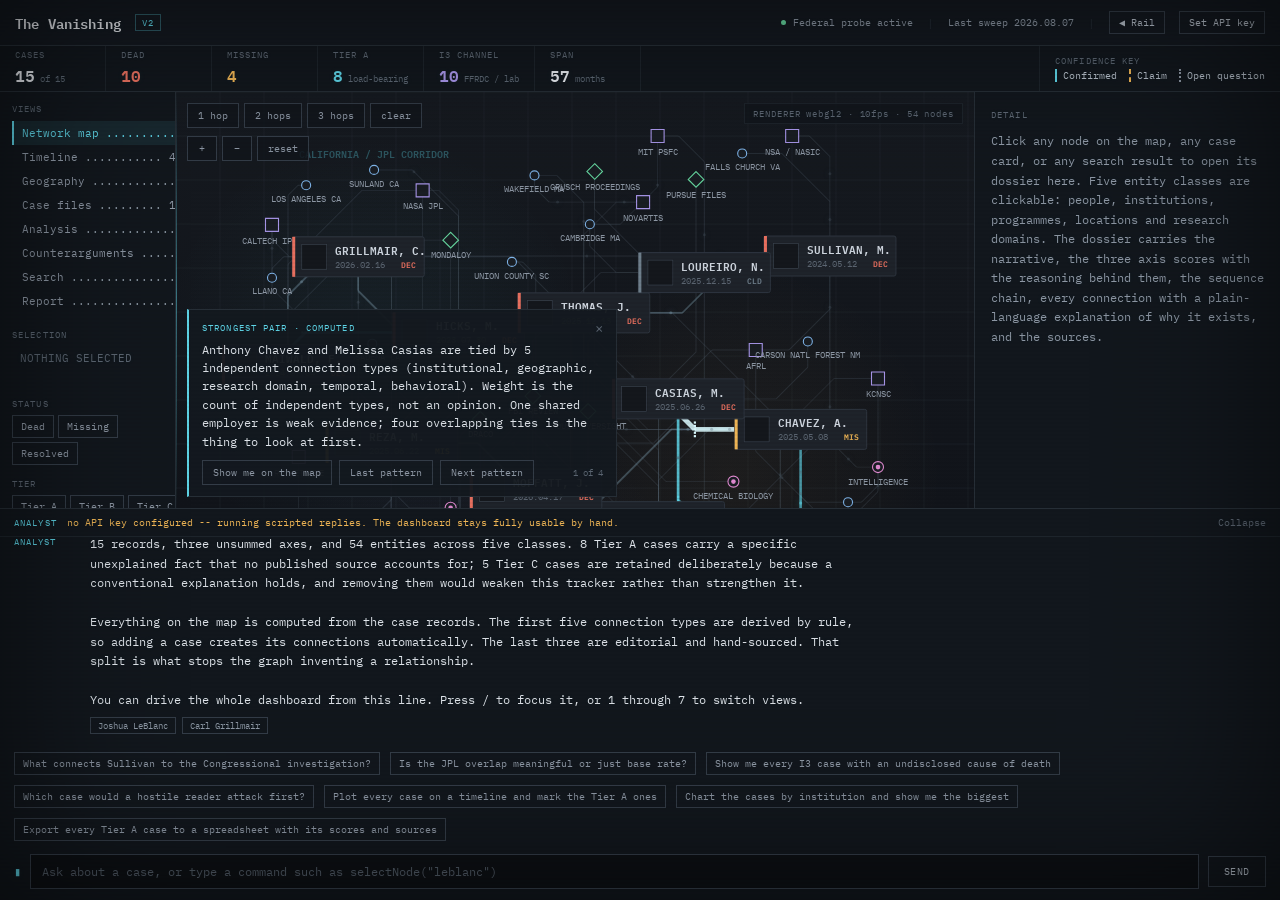
<file: the-vanishing-v2.html>
<!DOCTYPE html>
<html lang="en">
<head>
<meta charset="utf-8">
<meta name="viewport" content="width=device-width, initial-scale=1">
<title>The Vanishing -- Scientist Network Tracker v2</title>
<link rel="preconnect" href="https://fonts.googleapis.com">
<link rel="preconnect" href="https://fonts.gstatic.com" crossorigin>
<link href="https://fonts.googleapis.com/css2?family=IBM+Plex+Mono:wght@400;500;600&display=swap" rel="stylesheet">
<style>
/* ============================================================================
   THE VANISHING v2
   Built from design-package/DESIGN-SYSTEM.md. Every value here is from the spec.
   Single file, no server, no build step. Open it in a browser.
   ========================================================================== */

:root{
  /* 1.1 Colour -- neutrals */
  --bg:#0f1216; --bg-sunk:#0d1014; --panel:#12171d; --panel-2:#141920; --panel-3:#1a2027;
  --line:#1d242b; --line-2:#262e36; --line-3:#333c47; --line-4:#3b444f;
  --text:#e6e9ee; --text-2:#dfe4ea; --text-3:#b9c2cd; --text-dim:#8d97a4;
  --text-faint:#5c6672; --text-ghost:#4f5964;
  /* 1.1 Colour -- semantic accents */
  --signal:#5ed4e6; --dead:#e8705f; --missing:#efb555; --transitioned:#d98a6a;
  --resolved:#6f7f8c;
  --institution:#a795e8; --program:#66d69f; --location:#7fb4e8; --domain:#e08ad0;
  --person:#c9d2dd;
  /* 1.5 Motion tokens */
  --t-instant:85ms; --t-quick:140ms; --t-panel:220ms; --t-layout:620ms;
  --e-quick:cubic-bezier(.4,0,.2,1); --e-panel:cubic-bezier(.2,0,0,1);
  --e-layout:cubic-bezier(.32,.72,0,1);
  /* 2. Layout */
  --rail-w:202px; --dock-w:306px;
}

*,*::before,*::after{box-sizing:border-box}
html,body{margin:0;padding:0;background:var(--bg);height:100%;overflow:hidden}
body{
  font-family:'IBM Plex Mono',ui-monospace,monospace;
  font-size:11px;font-weight:400;color:var(--text);
  -webkit-font-smoothing:antialiased;
  /* 1.4 phosphor bloom, weak enough to survive small type */
  text-shadow:0 0 7px rgba(94,212,230,0.07);
}
a{color:var(--signal);text-decoration:none;border-bottom:1px solid rgba(94,212,230,0.28)}
a:hover{color:#9ae6f2;border-bottom-color:#9ae6f2}
::-webkit-scrollbar{width:8px;height:8px}
::-webkit-scrollbar-thumb{background:#2e3a44;border-radius:4px}
::-webkit-scrollbar-thumb:hover{background:#3b4956}
::-webkit-scrollbar-track{background:transparent}
input::placeholder{color:var(--text-ghost)}
button{font:inherit;color:inherit;background:none;border:none;padding:0;cursor:pointer;text-align:left}

/* --- 1.4 Ambient treatment ------------------------------------------------ */
.amb{position:fixed;inset:0;z-index:40;pointer-events:none}
.amb-scan{background:repeating-linear-gradient(180deg,transparent 0 2px,rgba(0,0,0,0.13) 3px,transparent 4px);opacity:.5}
.amb-vig{box-shadow:inset 0 0 160px rgba(0,0,0,0.6)}

@keyframes blink{0%,49%{opacity:1}50%,100%{opacity:.12}}
@keyframes pulse{0%,100%{opacity:.3}50%{opacity:1}}
@keyframes sweep{0%{transform:translateX(-100%)}100%{transform:translateX(100%)}}
@keyframes dots{0%,20%{opacity:.2}50%{opacity:1}80%,100%{opacity:.2}}
@keyframes risein{from{opacity:0;transform:translateY(8px)}to{opacity:1;transform:none}}
@keyframes fadein{from{opacity:0}to{opacity:1}}

/* --- 2. Layout architecture ---------------------------------------------- */
#app{
  display:grid;
  grid-template-rows:46px 46px minmax(0,1fr) auto;
  height:100vh;height:100dvh;overflow:hidden;position:relative;z-index:2;
}
.topbar{
  display:flex;align-items:center;gap:14px;padding:0 15px;
  border-bottom:1px solid var(--line-2);background:var(--panel-2);
}
.brand{font-size:14px;font-weight:600;letter-spacing:.01em;white-space:nowrap}
.tag{
  font-size:9px;letter-spacing:.14em;white-space:nowrap;color:var(--signal);
  border:1px solid rgba(94,212,230,.35);padding:2px 6px;
}
.spacer{flex:1}
.tb-meta{font-size:10px;color:var(--text-dim);white-space:nowrap}
.tb-sep{color:var(--line-2)}
.livedot{width:5px;height:5px;border-radius:50%;background:var(--program);animation:pulse 2.6s ease-in-out infinite;flex:none}
.tb-btn{
  font-size:10px;padding:4px 9px;white-space:nowrap;border:1px solid var(--line-3);
  color:var(--text-3);cursor:pointer;transition:border-color var(--t-quick) var(--e-quick),color var(--t-quick) var(--e-quick);
}
.tb-btn:hover{border-color:var(--signal);color:var(--signal)}

/* --- 6.1 Stats strip ------------------------------------------------------ */
.stats{display:flex;align-items:stretch;border-bottom:1px solid var(--line-2);background:var(--panel);overflow:hidden}
.kpi{padding:6px 15px;border-right:1px solid var(--line);display:grid;align-content:center;gap:2px;min-width:106px}
.kpi-l{font-size:8.5px;letter-spacing:.12em;color:var(--text-faint);white-space:nowrap}
.kpi-v{display:flex;align-items:baseline;gap:5px}
.kpi-v b{font-size:16px;font-weight:600}
.kpi-v i{font-size:9px;color:var(--text-faint);font-style:normal}
.ckey{padding:0 15px;display:grid;align-content:center;gap:3px;border-left:1px solid var(--line)}
.ckey-row{display:flex;gap:12px;font-size:9.5px}
.ckey-row span{color:var(--text-3);padding-left:6px}
.cf-conf{border-left:2px solid var(--signal)}
.cf-claim{border-left:2px dashed var(--missing)}
.cf-open{border-left:2px dotted var(--text-dim)}

/* --- Body grid ------------------------------------------------------------ */
.body{display:grid;grid-template-columns:var(--rail-w) minmax(0,1fr) var(--dock-w);min-height:0;overflow:hidden}

/* --- Rail ----------------------------------------------------------------- */
.rail{border-right:1px solid var(--line-2);background:var(--panel);display:grid;grid-template-rows:auto auto minmax(0,1fr);min-height:0;overflow:hidden}
.eyebrow{font-size:8.5px;letter-spacing:.13em;color:var(--text-faint);text-transform:uppercase}
.rail-sec{padding:11px 12px 4px}
.rail-sec .eyebrow{margin-bottom:7px}
.rail-item{
  display:block;width:100%;padding:5px 8px;font-size:11px;color:var(--text-dim);
  cursor:pointer;white-space:pre;border-left:2px solid transparent;
  transition:background var(--t-quick) var(--e-quick),color var(--t-quick) var(--e-quick);
}
.rail-item:hover{background:var(--panel-3);color:var(--text-3)}
.rail-item.on{background:rgba(94,212,230,.09);border-left-color:var(--signal);color:var(--signal)}
.rail-scroll{overflow-y:auto;min-height:0;padding:11px 12px 14px}
.chip{
  display:inline-block;font-size:10px;padding:4px 8px;margin:0 4px 4px 0;cursor:pointer;
  border:1px solid var(--line-3);color:var(--text-dim);background:transparent;
  transition:all var(--t-quick) var(--e-quick);
}
.chip:hover{border-color:var(--line-4);color:var(--text-3)}
.chip.on{border-color:var(--signal);color:var(--signal);background:rgba(94,212,230,.1)}
.rail-reset{font-size:10px;color:var(--text-faint);cursor:pointer;margin-top:6px;display:inline-block}
.rail-reset:hover{color:var(--dead)}
</style>
<style>
/* --- View surface --------------------------------------------------------- */
.surface{position:relative;min-height:0;overflow:hidden;background:var(--bg)}
.view{position:absolute;inset:0;overflow-y:auto;animation:fadein var(--t-panel) var(--e-panel)}
.view.pad{padding:16px}
.view-head{margin-bottom:14px}
.view-head h2{font-size:12px;font-weight:600;margin:0 0 5px}
.view-head p{font-size:11.5px;line-height:1.65;color:var(--text-dim);margin:0;max-width:78ch;text-wrap:pretty}

/* --- 3. Network canvas ---------------------------------------------------- */
.cwrap{position:absolute;inset:0}
#net{display:block;width:100%;height:100%}
.sweep{position:absolute;top:0;bottom:0;width:1px;pointer-events:none;
  background:linear-gradient(180deg,transparent,rgba(94,212,230,.5),transparent);
  animation:sweep 7s linear infinite;z-index:3}
.hops{position:absolute;top:11px;left:11px;display:flex;gap:5px;z-index:5}
.zoomc{position:absolute;top:44px;left:11px;display:flex;gap:5px;z-index:5}
.zoomc .hopb{min-width:30px;text-align:center}
.hopb{font-size:10px;padding:5px 10px;cursor:pointer;border:1px solid var(--line-3);
  background:rgba(18,23,29,.86);color:var(--text-dim);transition:all var(--t-quick) var(--e-quick)}
.hopb:hover{border-color:var(--line-4);color:var(--text-3)}
.hopb.on{border-color:var(--signal);color:var(--signal);background:rgba(94,212,230,.12)}
.rmode{position:absolute;top:11px;right:11px;z-index:5;font-size:9px;letter-spacing:.1em;
  color:var(--text-faint);border:1px solid var(--line);padding:4px 8px;background:rgba(18,23,29,.86)}
.legend{position:absolute;right:11px;bottom:11px;z-index:5;background:rgba(20,25,32,.94);
  border:1px solid var(--line-2);padding:9px 11px;display:none}
.legend.on{display:block}
.legend .eyebrow{margin-bottom:6px}
.legend-row{display:flex;align-items:center;gap:7px;font-size:9.5px;color:var(--text-dim);padding:1px 0;cursor:pointer}
.legend-row:hover{color:var(--text-3)}
.legend-row.off{opacity:.32}
.legend-sw{width:16px;height:0;border-top-width:2px;border-top-style:solid;flex:none}

/* Tooltip -- floating elevation */
#tip{position:fixed;z-index:60;pointer-events:none;opacity:0;transition:opacity var(--t-instant) linear;
  background:var(--panel-2);border:1px solid var(--line-4);box-shadow:0 10px 30px rgba(0,0,0,.65);
  padding:7px 10px;font-size:10px;line-height:1.55;white-space:pre;color:var(--text-3)}
#tip.on{opacity:1}

/* 3.5 Insight callout */
.callout{position:absolute;left:11px;bottom:11px;z-index:5;width:430px;max-width:calc(100% - 22px);
  background:rgba(20,25,32,.96);border:1px solid var(--line-2);border-left:2px solid var(--signal);
  padding:11px 13px;animation:risein var(--t-panel) var(--e-panel)}
.callout-h{display:flex;align-items:center;gap:8px;margin-bottom:6px}
.callout-h .eyebrow{color:var(--signal)}
.callout-x{font-size:14px;line-height:1;color:var(--text-faint);cursor:pointer}
.callout-x:hover{color:var(--text)}
.callout p{font-size:11.5px;line-height:1.6;color:var(--text-2);margin:0 0 9px;text-wrap:pretty}
.callout-a{display:flex;gap:7px;align-items:center;flex-wrap:nowrap}
.callout-a .mini{white-space:nowrap}
.callout-count{font-size:9px;color:var(--text-faint);white-space:nowrap;margin-left:auto;padding-left:6px}
.mini{font-size:10px;padding:5px 10px;cursor:pointer;border:1px solid var(--line-3);color:var(--text-dim);
  transition:all var(--t-quick) var(--e-quick)}
.mini:hover{border-color:var(--signal);color:var(--signal)}

/* --- 6.2 Detail dock ------------------------------------------------------ */
.dock{border-left:1px solid var(--line-2);background:var(--panel);display:flex;
  flex-direction:column;min-height:0;overflow:hidden;position:relative}
/* Drag handle on the dock's leading edge. 7px of grab area, a 1px visual line,
   because a hairline is impossible to hit and a wide bar is ugly. */
.dock-grip{position:absolute;left:-4px;top:0;bottom:0;width:8px;cursor:col-resize;z-index:20}
.dock-grip::after{content:'';position:absolute;left:3px;top:0;bottom:0;width:2px;background:transparent;
  transition:background var(--t-quick) var(--e-quick)}
.dock-grip:hover::after,.dock-grip.on::after{background:var(--signal)}
body.resizing{cursor:col-resize;user-select:none}
body.resizing #net{pointer-events:none}
.rail{transition:none}
#app.rail-off .rail{display:none}
#app.rail-off .body{grid-template-columns:minmax(0,1fr) var(--dock-w)}
@media (max-width:1179px){ #app.rail-off .body{grid-template-columns:minmax(0,1fr)} }
.dock>.dock-h,.dock>.assess,.dock>.residual,.dock>.tabs{flex:none}
.dock>.dock-body{flex:1 1 auto;min-height:0}
.dock-empty{padding:16px;font-size:11.5px;line-height:1.7;color:var(--text-dim);text-wrap:pretty}
.dock-empty .eyebrow{margin-bottom:9px;display:block}
.dock-h{padding:12px 13px;border-bottom:1px solid var(--line);position:relative}
.dock-close{position:absolute;top:8px;right:10px;font-size:16px;line-height:1;color:var(--text-faint);cursor:pointer}
.dock-close:hover{color:var(--text)}
.dock-flag{display:flex;align-items:center;gap:7px;margin-bottom:8px;flex-wrap:wrap}
.badge{font-size:8.5px;letter-spacing:.11em;padding:2px 6px;border:1px solid;white-space:nowrap}
.dock-id{display:flex;gap:11px;align-items:flex-start}
.portrait{width:56px;height:68px;flex:none;background-size:cover;background-position:center top;
  border:1px solid var(--line-2);background-color:var(--bg-sunk)}
.dock-name{font-size:14.5px;font-weight:600;line-height:1.25;margin-bottom:4px;text-wrap:balance}
.dock-sub{font-size:10px;color:var(--text-dim);line-height:1.55}
.assess{padding:11px 13px;border-bottom:1px solid var(--line);background:var(--panel-2);max-height:184px;overflow-y:auto}
.assess-h{display:flex;align-items:center;gap:8px;margin-bottom:9px}
.axis{display:grid;grid-template-columns:minmax(0,1fr) auto auto;align-items:center;gap:8px;padding:3px 0}
.axis-l{font-size:9.5px;color:var(--text-dim);white-space:nowrap;overflow:hidden;text-overflow:ellipsis}
.pips{display:flex;gap:3px}
.pip{width:13px;height:5px;background:#232b34}
.axis-n{font-size:9px;color:var(--text-faint);text-align:right;width:20px;flex:none}
.rationale{font-size:10px;line-height:1.6;color:var(--text-dim);margin-top:9px;text-wrap:pretty}
.residual{margin:11px 13px;padding:9px 11px;border-left:2px solid var(--signal);background:rgba(94,212,230,.05);max-height:132px;overflow-y:auto}
.residual .eyebrow{color:var(--signal);display:block;margin-bottom:5px}
.residual p{margin:0;font-size:11px;line-height:1.6;color:var(--text-2);text-wrap:pretty}
.tabs{display:flex;border-bottom:1px solid var(--line);background:var(--panel)}
.tab{flex:1;text-align:center;font-size:9px;letter-spacing:.1em;padding:8px 2px;cursor:pointer;
  color:var(--text-faint);border-bottom:2px solid transparent;transition:all var(--t-quick) var(--e-quick)}
.tab:hover{color:var(--text-3)}
.tab.on{color:var(--signal);border-bottom-color:var(--signal)}
.dock-body{overflow-y:auto;min-height:0;padding:12px 13px 18px}
.narr{font-size:11.5px;line-height:1.7;color:var(--text-2);margin:0 0 12px;text-wrap:pretty}
.leader{font-size:10.5px;color:var(--text-3);white-space:pre;line-height:1.85;font-variant-ligatures:none}
.leader .k{color:var(--text-faint)}
.na{color:var(--text-faint)}
.block{margin:11px 0;padding:8px 11px;font-size:10.5px;line-height:1.6;color:var(--text-3);text-wrap:pretty}
.block .eyebrow{display:block;margin-bottom:4px}
.b-claim{border-left:2px dashed var(--missing)}
.b-claim .eyebrow{color:var(--missing)}
.b-open{border-left:2px dotted var(--text-dim)}
.b-open .eyebrow{color:var(--text-dim)}
.b-conf{border-left:2px solid var(--signal)}
.b-conf .eyebrow{color:var(--signal)}
.sec{margin:16px 0 8px}
.sec .eyebrow{display:block}

/* CHAIN tab */
.chain{position:relative;padding-left:19px;margin:4px 0 0}
.chain::before{content:'';position:absolute;left:5px;top:6px;bottom:6px;width:1px;background:var(--line-2)}
.chain-step{position:relative;padding:0 0 13px}
.chain-dot{position:absolute;left:-19px;top:3px;width:11px;height:11px;border-radius:50%;
  border:1px solid var(--text-faint);background:var(--panel)}
.chain-step.anom .chain-dot{background:var(--signal);border-color:var(--signal);box-shadow:0 0 9px rgba(94,212,230,.5)}
.chain-d{font-size:9px;color:var(--text-faint);letter-spacing:.06em}
.chain-e{font-size:10.5px;line-height:1.6;color:var(--text-2);margin-top:2px;text-wrap:pretty}
.chain-s{font-size:9px;color:var(--text-dim);margin-top:3px}

/* LINKS tab */
.linkrow{display:flex;gap:9px;align-items:flex-start;padding:8px 0;border-bottom:1px solid var(--line);cursor:pointer}
.linkrow:hover{background:var(--panel-3)}
.linkrow:last-child{border-bottom:none}
.link-bar{width:2px;align-self:stretch;flex:none}
.link-n{font-size:10.5px;color:var(--text-3);margin-bottom:2px}
.link-w{font-size:9px;color:var(--text-faint);white-space:nowrap;text-align:right;flex:none}
.link-why{font-size:10px;line-height:1.55;color:var(--text-dim);text-wrap:pretty}

/* --- 6.3 Case cards ------------------------------------------------------- */
.cards{display:grid;grid-template-columns:repeat(auto-fill,minmax(268px,1fr));gap:11px;align-items:start}
/* An expanded card carries the narrative, the chain and the sources. Left in a
   268px column it squeezes the chain to a ribbon and leaves the rest of its grid
   row empty, so it takes the full row instead. */
.card.open{grid-column:1/-1}
.card.open .card-in{max-width:none}
.card.open .card-body{columns:2;column-gap:26px;column-fill:balance}
.card.open .card-body>*{break-inside:avoid}
@media (max-width:1100px){ .card.open .card-body{columns:1} }
.card{background:var(--panel-2);border:1px solid var(--line-2);position:relative;overflow:hidden}
.card-face{display:flex;gap:0;cursor:pointer}
.card-stripe{width:3px;flex:none}
.card-in{padding:10px 12px;flex:1;min-width:0;display:flex;gap:10px}
.card-ph{width:42px;height:52px;flex:none;background-size:cover;background-position:center top;
  border:1px solid var(--line-2);background-color:var(--bg-sunk)}
.card-t{min-width:0;flex:1}
.card-n{font-size:12px;font-weight:600;margin-bottom:3px;text-wrap:balance}
.card-a{font-size:10px;color:var(--text-dim);margin-bottom:6px;line-height:1.5}
.card-m{display:flex;align-items:center;gap:6px;flex-wrap:wrap}
.card-meters{display:flex;gap:7px;margin-top:7px}
.mtr{display:flex;align-items:center;gap:3px}
.mtr b{font-size:8.5px;color:var(--text-faint);font-weight:400}
.mtr .pip{width:7px;height:4px}
.card-body{padding:0 12px 12px 15px;border-top:1px solid var(--line);margin-top:2px;padding-top:11px}
.card-x{position:absolute;top:9px;right:10px;font-size:13px;color:var(--text-faint);cursor:pointer;line-height:1}

/* --- 6.4 Timeline --------------------------------------------------------- */
.tl-head{display:grid;grid-template-columns:62px repeat(3,minmax(0,1fr));gap:11px;
  position:sticky;top:0;background:var(--bg);padding:0 0 8px;z-index:2;border-bottom:1px solid var(--line);margin-bottom:11px}
.tl-head .eyebrow{padding-bottom:2px}
.tl-row{display:grid;grid-template-columns:62px repeat(3,minmax(0,1fr));gap:11px;margin-bottom:9px;align-items:start}
.tl-year{font-size:11px;color:var(--text-faint);text-align:right;padding-top:8px;letter-spacing:.04em}
.tl-card{padding:8px 10px;background:var(--panel-2);border:1px solid var(--line-2);border-left-width:2px;border-left-style:solid}
.tl-card.clickable{cursor:pointer}
.tl-card.clickable:hover{background:var(--panel-3)}
.tl-t{font-size:10.5px;font-weight:600;line-height:1.4;margin-bottom:3px;text-wrap:pretty}
.tl-s{font-size:10px;line-height:1.6;color:var(--text-dim);text-wrap:pretty}
.tl-stamp{font-size:8.5px;color:var(--text-faint);letter-spacing:.06em;margin-top:5px;display:flex;gap:7px;flex-wrap:wrap}
.tl-narrow .tl-head{display:none}
.tl-narrow .tl-row{grid-template-columns:1fr}
.tl-narrow .tl-year{text-align:left;padding-top:0}

/* --- 6.5 / 6.6 / 6.7 ------------------------------------------------------ */
.clusters{display:grid;grid-template-columns:repeat(auto-fill,minmax(300px,1fr));gap:11px}
.cl-h{display:flex;align-items:center;gap:9px;padding:10px 12px;border-bottom:1px solid var(--line)}
.cl-sw{width:11px;height:11px;flex:none}
.cl-b{padding:9px 12px}
.cl-f{padding:9px 12px;margin:0 12px 12px;font-size:10px;line-height:1.6;color:var(--text-dim);text-wrap:pretty}
.pcards{display:grid;grid-template-columns:repeat(auto-fill,minmax(320px,1fr));gap:11px;margin-bottom:18px}
.pcard{background:var(--panel-2);border:1px solid var(--line-2);padding:11px 13px;border-left-width:2px;border-left-style:solid}
.pcard h3{font-size:11.5px;font-weight:600;margin:0 0 5px;text-wrap:pretty}
.pcard p{font-size:10.5px;line-height:1.65;color:var(--text-dim);margin:0;text-wrap:pretty}
.pcard-f{display:flex;align-items:center;gap:8px;margin-top:9px}
.bars{display:grid;gap:5px;margin-top:9px}
.bar-row{display:grid;grid-template-columns:186px 1fr auto;gap:9px;align-items:center;font-size:10px}
.bar-track{height:11px;background:var(--bg-sunk);position:relative;overflow:hidden}
.bar-fill{height:100%;transition:width var(--t-layout) var(--e-layout)}
.bar-n{font-size:10px;color:var(--text-3);width:22px;text-align:right}

/* --- Report artifacts ----------------------------------------------------- */
.artifact{background:var(--panel-2);border:1px solid var(--line-2);margin-bottom:14px}
.art-h{display:flex;align-items:center;gap:10px;padding:9px 12px;border-bottom:1px solid var(--line)}
.art-t{font-size:12px;font-weight:600}
.art-s{font-size:10.5px;line-height:1.6;color:var(--text-dim);margin:0;padding:9px 12px 0;text-wrap:pretty}
.art-body{padding:12px}
.art-report{max-width:88ch}
.art-note{margin:0 12px 12px}
.art-f{padding:0 12px 12px}
.art-table{overflow-x:auto;margin-top:9px}
.art-table table{border-collapse:collapse;width:100%;font-size:10.5px}
.art-table th{text-align:left;font-weight:400;color:var(--text-faint);font-size:8.5px;letter-spacing:.11em;
  padding:6px 9px;border-bottom:1px solid var(--line-3);white-space:nowrap;text-transform:uppercase}
.art-table td{padding:6px 9px;border-bottom:1px solid var(--line);color:var(--text-3);vertical-align:top}
.art-table tr:hover td{background:var(--panel-3)}

/* --- 6.8 Search ----------------------------------------------------------- */
.search-in{width:100%;background:var(--bg-sunk);border:1px solid var(--line-3);padding:11px 13px;
  color:var(--text);font-family:inherit;font-size:12px;outline:none}
.search-in:focus{border-color:var(--signal)}
.res{display:flex;gap:11px;align-items:baseline;padding:8px 10px;border-bottom:1px solid var(--line);cursor:pointer}
.res:hover{background:var(--panel-3)}
.res-c{font-size:8.5px;letter-spacing:.11em;width:74px;flex:none}
.res-l{font-size:11.5px;color:var(--text-2);flex:1;min-width:0}
.res-m{font-size:10px;color:var(--text-faint);text-align:right}

/* --- 4. Analyst ----------------------------------------------------------- */
.analyst{border-top:1px solid var(--line-2);background:var(--panel);display:grid;grid-template-rows:auto auto auto auto;min-height:0}
.an-h{display:flex;align-items:center;gap:10px;padding:7px 14px;border-bottom:1px solid var(--line)}
.an-h .eyebrow{color:var(--signal)}
.an-status{font-size:10px;color:var(--program);white-space:nowrap;overflow:hidden;text-overflow:ellipsis}
.an-status.warn{color:var(--missing)}
.an-status.err{color:var(--dead)}
.an-toggle{font-size:10px;color:var(--text-faint);cursor:pointer;white-space:nowrap}
.an-toggle:hover{color:var(--text-3)}
.an-scroll{max-height:208px;overflow-y:auto;overflow-x:hidden;padding:4px 14px;
  transition:max-height var(--t-panel) var(--e-panel)}
.an-scroll.has-art{max-height:min(34vh,320px)}
.turn{display:grid;grid-template-columns:66px minmax(0,1fr);gap:10px;padding:8px 0;border-bottom:1px solid var(--line)}
.turn>div{min-width:0}
.turn:last-child{border-bottom:none}
.turn-r{font-size:8.5px;letter-spacing:.12em;padding-top:2px}
.turn-r.you{color:var(--text-faint)}
.turn-r.an{color:var(--signal)}
.turn-t{font-size:11.5px;line-height:1.7;color:var(--text-2);text-wrap:pretty;white-space:pre-wrap;
  min-height:14px;overflow-wrap:anywhere;max-width:110ch}
.actrow{display:flex;align-items:stretch;gap:0;margin:3px 0;background:rgba(102,214,159,.05);
  border-left:2px solid rgba(102,214,159,.45)}
.act{font-size:9.5px;color:var(--program);padding:4px 8px;cursor:pointer;flex:1;min-width:0;
  white-space:nowrap;overflow:hidden;text-overflow:ellipsis}
.act:hover{background:rgba(102,214,159,.1)}
.act-x{font-size:9px;color:var(--program);opacity:.6;padding:4px 8px;cursor:pointer;flex:none;
  border-left:1px solid rgba(102,214,159,.2)}
.act-x:hover{opacity:1;background:rgba(102,214,159,.1)}
.act-full{display:none;font-size:9.5px;color:var(--text-dim);padding:6px 9px;
  white-space:pre-wrap;overflow-wrap:anywhere;max-height:160px;overflow-y:auto;
  border-top:1px solid rgba(102,214,159,.2);flex-basis:100%;user-select:text}
.actrow.open{flex-wrap:wrap}
.actrow.open .act-full{display:block}
.turn-art{display:flex;align-items:center;gap:9px;margin:7px 0 0;padding:6px 9px;cursor:pointer;
  border:1px solid var(--line-3);border-left:2px solid var(--signal);background:rgba(94,212,230,.05);
  transition:background var(--t-quick) var(--e-quick)}
.turn-art:hover{background:rgba(94,212,230,.11)}
.turn-art-t{font-size:11px;color:var(--text-2);overflow:hidden;text-overflow:ellipsis;white-space:nowrap}
.turn-art-go{font-size:9.5px;color:var(--signal);white-space:nowrap}
/* Inline preview scales to fit a fixed box. The SVG already carries
   preserveAspectRatio, so giving it a height rather than letting it grow from
   its width means the whole chart is always visible without scrolling, however
   many rows it has. It is a preview: click it for the readable version. */
svg.chart{width:100%;height:auto;display:block;overflow:visible}
.turn-art-prev{border:1px solid var(--line);border-top:none;background:var(--panel-2);
  padding:8px 10px;height:172px;cursor:zoom-in}
.turn-art-prev svg.chart{width:100%;height:100%}
.turn-art-prev:hover{background:var(--panel-3)}
/* Artifact modal. The design system sets radius 0 everywhere because square
   corners carry the instrument feel; 6px here is the smallest radius that still
   reads as a floating panel rather than another docked surface. */
.modal-back{position:fixed;inset:0;z-index:80;background:rgba(8,10,13,.72);
  backdrop-filter:blur(2px);display:flex;align-items:center;justify-content:center;
  padding:32px;animation:fadein var(--t-panel) var(--e-panel)}
.modal{background:var(--panel-2);border:1px solid var(--line-4);border-radius:6px;
  box-shadow:0 24px 70px rgba(0,0,0,.75);max-width:1180px;width:100%;max-height:88vh;
  display:flex;flex-direction:column;overflow:hidden;animation:risein var(--t-panel) var(--e-panel)}
.modal-h{display:flex;align-items:center;gap:11px;padding:12px 16px;border-bottom:1px solid var(--line-2);flex:none}
.modal-t{font-size:13px;font-weight:600;overflow:hidden;text-overflow:ellipsis;white-space:nowrap}
.modal-body{padding:16px;overflow:auto;min-height:0}
.modal-body svg{width:100%;height:auto;display:block}
.modal-x{font-size:17px;line-height:1;color:var(--text-faint);cursor:pointer;padding:0 2px}
.modal-x:hover{color:var(--text)}
.modal-note{margin:0 16px 16px}
.cites{display:flex;gap:6px;flex-wrap:wrap;margin-top:7px}
.cite{font-size:9px;border:1px solid var(--line-3);color:var(--text-dim);padding:2px 7px;cursor:pointer}
.cite:hover{border-color:var(--signal);color:var(--signal)}
.thinking span{animation:dots 1.2s ease-in-out infinite;display:inline-block}
.thinking span:nth-child(2){animation-delay:.15s}
.thinking span:nth-child(3){animation-delay:.3s}
.sugg{display:flex;gap:6px;padding:7px 14px 0;flex-wrap:wrap}
.an-in{display:flex;align-items:center;gap:9px;padding:9px 14px 11px}
.caret{color:var(--signal);animation:blink 1.1s steps(1) infinite;font-size:12px}
#anin{flex:1;background:var(--bg-sunk);border:1px solid var(--line-3);padding:9px 11px;
  color:var(--text);font-family:inherit;font-size:11.5px;outline:none}
#anin:focus{border-color:var(--signal)}
.send{font-size:10px;padding:8px 15px;cursor:pointer;border:1px solid var(--line-3);color:var(--text-3);letter-spacing:.06em}
.send:hover{border-color:var(--signal);color:var(--signal)}

/* --- 4.6 Settings panel (anchored, NOT a centred modal) ------------------- */
.settings{position:absolute;top:46px;right:15px;z-index:50;width:470px;max-width:calc(100% - 30px);
  max-height:calc(100% - 120px);overflow-y:auto;background:var(--panel-2);border:1px solid var(--line-4);
  box-shadow:0 18px 60px rgba(0,0,0,.72)}
.set-h{display:flex;align-items:center;gap:10px;padding:12px 16px;border-bottom:1px solid var(--line-2)}
.set-h .eyebrow{color:var(--signal)}
.set-s{padding:15px 16px;border-bottom:1px solid var(--line)}
.set-s:last-child{border-bottom:none}
.set-s>.eyebrow{display:block;margin-bottom:7px}
.set-in{width:100%;background:var(--bg-sunk);border:1px solid var(--line-3);padding:10px 12px;
  color:var(--text);font-family:inherit;font-size:11.5px;outline:none}
.set-in:focus{border-color:var(--signal)}
.set-note{font-size:10px;line-height:1.6;color:var(--text-dim);margin-top:8px;text-wrap:pretty}
.set-a{display:flex;gap:8px;margin-top:11px;align-items:center}
.btn-p{font-size:10px;padding:8px 15px;cursor:pointer;border:1px solid var(--signal);color:var(--signal);letter-spacing:.06em}
.btn-p:hover{background:rgba(94,212,230,.09)}
.btn-s{font-size:10px;padding:8px 15px;cursor:pointer;border:1px solid var(--line-3);color:var(--text-dim);letter-spacing:.06em}
.btn-s:hover{border-color:var(--dead);color:var(--dead)}
.opt{cursor:pointer;padding:8px 10px;border-left:2px solid transparent}
.opt:hover{background:var(--panel-3)}
.opt.on{border-left-color:var(--signal);background:rgba(94,212,230,.06)}
.opt-h{display:flex;align-items:baseline;gap:8px}
.opt-h b{font-size:11px;font-weight:400;color:var(--text-dim)}
.opt.on .opt-h b{color:var(--signal)}
.opt-h i{font-size:9px;color:var(--text-ghost);font-style:normal;margin-left:auto}
.opt-n{font-size:10px;color:var(--text-dim);margin-top:3px;line-height:1.5;text-wrap:pretty}
.seg{display:flex;gap:6px;margin-bottom:9px}
.seg button{flex:1;text-align:center;font-size:10px;padding:7px 4px;white-space:nowrap;
  border:1px solid var(--line-3);color:var(--text-dim)}
.seg button.on{border-color:var(--signal);color:var(--signal);background:rgba(94,212,230,.1)}

/* --- 2. Breakpoints ------------------------------------------------------- */
@media (max-width:1439px){:root{--rail-w:176px;--dock-w:272px}}
@media (max-width:1179px){
  .body{grid-template-columns:var(--rail-w) minmax(0,1fr)}
  .dock{position:absolute;top:0;right:0;bottom:0;width:var(--dock-w);z-index:30;
    transform:translateX(100%);transition:transform var(--t-panel) var(--e-panel)}
  .dock.open{transform:none}
}
@media (max-width:899px){
  /* Spec 2: the rail becomes a top tab strip. Hiding it outright, which is what
     the first pass did, left the views and every filter completely unreachable
     without a keyboard. */
  .body{grid-template-columns:1fr;grid-template-rows:auto minmax(0,1fr)}
  .rail{flex-direction:row;display:flex;align-items:stretch;overflow-x:auto;overflow-y:hidden;
    border-right:none;border-bottom:1px solid var(--line-2)}
  .rail-sec{padding:0;display:flex;align-items:center;flex:none}
  .rail-sec>.eyebrow{display:none}
  #views{display:flex}
  .rail-item{width:auto;white-space:nowrap;border-left:none;border-bottom:2px solid transparent;padding:9px 11px}
  .rail-item.on{border-left-color:transparent;border-bottom-color:var(--signal)}
  .rail-sec:nth-of-type(2){display:none}
  .rail-scroll{display:flex;align-items:center;gap:0;overflow-x:auto;overflow-y:hidden;
    padding:5px 8px;flex:1 1 auto;white-space:nowrap;border-left:1px solid var(--line)}
  .rail-scroll>.eyebrow{display:inline-block;margin:0 7px 0 9px;flex:none}
  .rail-scroll .chip{margin:0 4px 0 0;flex:none}
  .rail-reset{margin:0 0 0 8px;flex:none}
  .dock{width:min(var(--dock-w),88vw)}
  .an-scroll{max-height:132px}
}
@media (prefers-reduced-motion:reduce){
  *,*::before,*::after{animation-duration:.001ms!important;animation-iteration-count:1!important;
    transition-duration:100ms!important}
  .sweep{display:none}
}
</style>
</head>
<body>
<div class="amb amb-scan"></div>
<div class="amb amb-vig"></div>

<div id="app">

  <!-- top bar -->
  <div class="topbar">
    <span class="brand">The Vanishing</span>
    <span class="tag">V2</span>
    <span class="spacer"></span>
    <span class="tb-meta" style="display:flex;align-items:center;gap:7px"><span class="livedot"></span>Federal probe active</span>
    <span class="tb-sep">|</span>
    <span class="tb-meta">Last sweep 2026.08.07</span>
    <span class="tb-sep">|</span>
    <button class="tb-btn" id="railbtn" title="Collapse the left rail">&#9664; Rail</button>
    <button class="tb-btn" id="keybtn">Set API key</button>
  </div>

  <!-- 6.1 stats strip -->
  <div class="stats" id="stats"></div>

  <div class="body">
    <!-- rail -->
    <div class="rail">
      <div class="rail-sec">
        <div class="eyebrow">Views</div>
        <div id="views"></div>
      </div>
      <div class="rail-sec" style="padding-top:12px">
        <div class="eyebrow">Selection</div>
        <div id="selinfo" class="leader" style="padding:2px 8px 6px"></div>
      </div>
      <div class="rail-scroll" id="filters"></div>
    </div>

    <!-- view surface -->
    <div class="surface" data-surface id="surface"></div>

    <!-- 6.2 detail dock -->
    <div class="dock" id="dock"></div>
  </div>

  <!-- 4. analyst -->
  <div class="analyst">
    <div class="an-h">
      <span class="eyebrow">Analyst</span>
      <span class="an-status" id="anstatus">ready</span>
      <span class="spacer"></span>
      <span class="an-toggle" id="antoggle">Collapse</span>
    </div>
    <div class="an-scroll" id="anscroll"></div>
    <div class="sugg" id="ansugg"></div>
    <div class="an-in">
      <span class="caret">&#9646;</span>
      <input id="anin" placeholder="Ask about a case, or type a command such as selectNode(&quot;leblanc&quot;)" autocomplete="off" spellcheck="false">
      <button class="send" id="ansend">SEND</button>
    </div>
  </div>

  <!-- 4.6 settings, anchored under the button -->
  <div class="settings" id="settings" hidden>
    <div class="set-h">
      <span class="eyebrow">Analyst settings</span>
      <span class="spacer"></span>
      <span class="callout-x" id="setclose">&#215;</span>
    </div>
    <div class="set-s">
      <div class="eyebrow">Anthropic API key</div>
      <input class="set-in" id="keyin" type="password" placeholder="sk-ant-..." autocomplete="off">
      <div class="set-note">Stored in this browser only, under localStorage, and sent directly to api.anthropic.com. It never reaches any other server. Requires a Console API key with credits; a Pro or Max subscription does not carry API access.</div>
      <div class="set-a">
        <button class="btn-p" id="keysave">SAVE KEY</button>
        <button class="btn-s" id="keyremove">REMOVE</button>
        <span class="spacer"></span>
        <span style="font-size:10px" id="keystate"></span>
      </div>
    </div>
    <div class="set-s">
      <div class="eyebrow">Model</div>
      <div id="models" style="display:grid;gap:2px"></div>
    </div>
    <div class="set-s">
      <div class="eyebrow">Reasoning effort</div>
      <div class="seg" id="efforts"></div>
      <div class="set-note" id="effortnote"></div>
    </div>
  </div>
</div>

<div id="tip"></div>
<div id="modal"></div>
<script>
"use strict";
(function(){
/* ===========================================================================
   DATA + GRAPH ENGINE
   Ported verbatim from design-package/vanishing-graph.js, with the August 7
   2026 follow-up corrections applied to the Sullivan and Grillmair records
   (see FINDINGS-2026-08-07-followup.md). The derivation rules are load
   bearing: the first five connection types are computed from the records,
   the last three are editorial and hand-sourced. Do not merge them.
   ========================================================================= */


const PALETTE = {
  bg: '#14171c', bg2: '#191d23', panel: '#1e232a', panel2: '#232932',
  line: '#2e353f', line2: '#3b444f',
  text: '#e6e9ee', dim: '#8d97a4', faint: '#5c6672',
  signal: '#5ed4e6',
  dead: '#e8705f', missing: '#efb555',
};
PALETTE.resolved = '#6f7f8c';
PALETTE.transitioned = '#d98a6a';
PALETTE.person = '#c9d2dd';
PALETTE.institution = '#a795e8';
PALETTE.program = '#66d69f';
PALETTE.location = '#7fb4e8';
PALETTE.domain = '#e08ad0';

const EDGE_TYPES = {
  institutional: { color: '#a795e8', dash: [], label: 'Institutional' },
  geographic:    { color: '#7fb4e8', dash: [6, 4], label: 'Geographic' },
  research:      { color: '#e08ad0', dash: [2, 3], label: 'Research domain' },
  temporal:      { color: '#efb555', dash: [1, 4], label: 'Temporal' },
  behavioral:    { color: '#e8705f', dash: [9, 3, 2, 3], label: 'Behavioral' },
  programmatic:  { color: '#66d69f', dash: [10, 5], label: 'Programmatic' },
  investigative: { color: '#5ed4e6', dash: [4, 3, 1, 3], label: 'Investigative' },
  'witness-chain': { color: '#f0d264', dash: [], label: 'Witness chain' },
};

// Case records. Schema per DESIGN-ADDENDUM-2026-08-07.md, corrected against the
// August 7 2026 research sweep. Everything downstream derives from this array.
// Scores: S = sequence anomaly, P = personal program proximity, I = institutional
// channel. Deliberately NOT summed; a case can be extraordinary on one axis and
// unremarkable on another, and collapsing that destroys the information.

const P_ = (o) => Object.assign({ cls: 'person', leftBehind: [], tookWith: [], domains: [], conflicts: [], unverified: [], sequenceChain: [], claims: [], chronology: [], sources: [], isNonDefense: false, mediaLinkedOnly: false, unexplainedResidual: null }, o);

const PEOPLE = [
  P_({
    id: 'li', label: 'Ning Li', status: 'dead', date: '2021-07-27', age: 78,
    loc: 'Huntsville, AL', locId: 'l-hsv', instId: 'uah', sub: 'UAH / AC Gravity LLC',
    cluster: 'huntsville', tier: 'C', S: 0, P: 2, I: 2, domains: ['d-prop', 'd-exotic'],
    narrative: 'Chinese-American physicist who emigrated in 1983 and spent two decades at the UAH Center for Space Plasma and Aeronomic Research working on gravitomagnetism, extending the Meissner effect from electromagnetism to gravity. She founded AC Gravity LLC in 1999, won a 448,970 dollar DoD grant in 2001, and moved into classified work at Redstone Arsenal after 2003. She was struck by a car on the UAH campus in 2014 and suffered permanent brain damage; reporting indicates the injury led to an Alzheimer\u2019s diagnosis shortly afterward. She died of natural causes in 2021. The seven-year gap between the collision and her death substantially weakens any suspicious-death framing, and the case is retained for the research continuity to Eskridge rather than for its own anomaly.',
    affiliations: ['UAH Center for Space Plasma and Aeronomic Research (1983-1999)', 'AC Gravity LLC (founder, 1999)', 'Redstone Arsenal / US Army AMCOM (classified, post-2003)'],
    tierRationale: 'A conventional explanation is documented and holds: a 2014 campus vehicle collision, resulting brain damage, and death of natural causes seven years later.',
    chronology: [
      { date: '1983', event: 'Emigrates to the United States, joins UAH', precision: 'year' },
      { date: '1999', event: 'Founds AC Gravity LLC', precision: 'year' },
      { date: '2001', event: 'Wins a 448,970 dollar DoD grant', precision: 'year' },
      { date: '2003', event: 'Work moves to Redstone Arsenal and goes classified', precision: 'year' },
      { date: '2014', event: 'Struck by a car on the UAH campus; permanent brain damage', precision: 'year' },
      { date: '2021-07-27', event: 'Dies at 78 of natural causes', precision: 'day' },
    ],
    claims: [
      { tier: 2, text: 'A May 2003 private email to colleagues claimed an observed 11 kilowatts of output effect during an experiment.', source: 'Reported secondhand' },
      { tier: 2, text: 'Plasma physicist John Brandenburg wrote in April 2026 that he regarded her extension of the Meissner effect to the gravity potential as solid physics.', source: 'X post, April 2026' },
      { tier: 3, text: 'Skeptic magazine presents the 2014 collision and the Alzheimer\u2019s death as unrelated events. The Huntsville Business Journal reporting says the collision caused the brain damage that led to the diagnosis.', source: 'Logged as a skeptic error, not as support for the pattern' },
    ],
    sources: [{ outlet: 'Newsweek', url: 'https://www.newsweek.com/huntsville-mystery-are-two-dead-scientists-same-town-connected-11869617', date: '2026-04-24' }],
  }),
  P_({
    id: 'eskridge', label: 'Amy Eskridge', status: 'dead', date: '2022-06-11', age: 34,
    loc: 'Huntsville, AL', locId: 'l-hsv', instId: 'ies', sub: 'Institute for Exotic Science',
    cluster: 'huntsville', tier: 'B', S: 1, P: 2, I: 1, domains: ['d-prop', 'd-exotic'],
    narrative: 'Anti-gravity and advanced propulsion researcher in Huntsville, ruled a self-inflicted gunshot in June 2022. Before her death she stated on a podcast that she was the target of a psychological war aimed at stopping her anti-gravity work. That is a documented fact about her own stated belief and state of mind; it is not evidence of targeting. The widely circulated text reading that she most definitely did not kill herself, and the directed-energy-weapon claim, are attributed to a friend and to a resurfaced video, not to her family. Her family points the other way: her father, a retired NASA employee, told Newsweek that scientists die also, just like other people, and the family declined to characterize the death as unusual, citing chronic pain.',
    affiliations: ['Institute for Exotic Science', 'Prior NASA-adjacent propulsion work'],
    tierRationale: 'Unresolved in the sense that her own stated fears are documented, but a prosaic explanation exists, is supported by the family, and is not ruled out.',
    conflicts: ['The pattern framing describes a family dispute of the official ruling. The located family statements support the official ruling. The disputing statements come from a friend and a resurfaced video.'],
    chronology: [
      { date: '2022-06-11', event: 'Dies in Huntsville. Ruled self-inflicted gunshot', precision: 'day' },
      { date: '2026-04', event: 'Video resurfaces; case enters national coverage', precision: 'month' },
      { date: '2026-04-24', event: 'Father tells Newsweek scientists die also, just like other people', precision: 'day' },
    ],
    claims: [
      { tier: 1, text: 'Stated on a podcast before her death that she was the target of a psychological war aimed at stopping her anti-gravity work.', source: 'EFE, April 22 2026' },
      { tier: 2, text: 'A friend attributes to her a text reading that she most definitely did not kill herself.', source: 'Attributed to a friend, not to family' },
      { tier: 1, text: 'Retired FBI Special Agent Jennifer Coffindaffer said there is no doubt she took her own life, based on her behavior beforehand.', source: 'Newsweek' },
    ],
    sources: [{ outlet: 'NewsNation', url: 'https://www.newsnationnow.com/missing/amy-eskridge-energy-weapon-attack/', date: '2026-04' }, { outlet: 'Newsweek', url: 'https://www.newsweek.com/amy-eskridge-cause-of-death-investigated-as-new-video-of-scientist-surfaces-11868762', date: '2026-04' }],
  }),
  P_({
    id: 'hicks', label: 'Michael David Hicks', status: 'dead', date: '2023-07-30', age: 59,
    loc: 'Sunland, CA', locId: 'l-sun', instId: 'jpl', sub: 'NASA JPL (1998-2022)',
    cluster: 'california', tier: 'C', S: 0, P: 1, I: 3, domains: ['d-astro'],
    narrative: 'JPL astronomer who studied comets and asteroids, not propulsion or weapons. No cause of death has been publicly disclosed, and the case is listed as natural causes. His daughter said he suffered from known medical issues and that there is no train of logic to follow that would implicate him. His brother said he is going to be remembered for some baloney rather than for his scientific contributions. PolitiFact specifically corrected the record on his research area, which the pattern framing had described as defense-adjacent.',
    affiliations: ['NASA Jet Propulsion Laboratory (1998-2022)'],
    tierRationale: 'A conventional explanation is documented and holds. Family attributes the death to known medical issues. Research area is not defense-adjacent.',
    chronology: [
      { date: '2023-07-30', event: 'Dies at 59. No public cause disclosed', precision: 'day' },
      { date: '2026-04-21', event: 'Daughter and brother publicly reject the pattern framing', precision: 'day' },
    ],
    claims: [
      { tier: 1, text: 'Studied comets and asteroids. The characterization of his work as defense-adjacent is a documented error.', source: 'PolitiFact, April 28 2026' },
    ],
    sources: [{ outlet: 'CNN', url: 'https://www.cnn.com/2026/04/21/us/deaths-disappearances-scientists-investigation', date: '2026-04-21' }],
  }),
  P_({
    id: 'sullivan', label: 'Matthew James Sullivan', status: 'dead', date: '2024-05-12', age: 39,
    loc: 'Falls Church, VA', locId: 'l-fal', instId: 'nsa', sub: 'USAF Intelligence / NSA / NASIC',
    cluster: 'other', tier: 'B', S: 1, P: 3, I: 3, domains: ['d-intel'],
    narrative: 'Air Force intelligence officer with NSA, NASIC and Air Force Intelligence Agency service, and a Bronze Star for valor in Operation Enduring Freedom. He holds the highest personal program proximity in the file. The widely circulated framing that he died shortly before scheduled Congressional testimony was checked directly on August 7 2026 and does not hold. The November 13 2024 House Oversight hearing that outlets place him weeks before was announced on November 8 2024, one hundred and eighty days after his death, and its four-name witness list does not include him. What survives is Representative Eric Burlison stating that Sullivan was scheduled to come in for an interview and died within two weeks, undated, with no corroborating Oversight record, related roughly two years after the fact, and in the same breath characterizing the death as a suicide when the medical examiner ruled it an accidental overdose. He stays Tier B. His P3 never rested on the timing claim and survives it intact.',
    affiliations: ['US Air Force Intelligence', 'NSA', 'National Air and Space Intelligence Center'],
    tierRationale: 'High personal proximity and a documented intelligence role, but the death has a documented prosaic explanation that is not ruled out, and the testimony timing was checked and failed.',
    conflicts: ['Three separate things have been collapsed into one claim. An informal Congressional interview Burlison says was scheduled, with no date given. Grusch helping him come forward, with no date established. And the November 13 2024 public hearing, which is six months after the death and did not exist as a scheduled event until November 8 2024. Outlets disagree on days versus weeks versus months because they are not describing the same event.', 'Burlison characterizes the death as a suicide. The Northern District Office of the Chief Medical Examiner ruled it an accidental overdose from alcohol, alprazolam, cyclobenzaprine and imipramine.'],
    unverified: ['The date of the Congressional interview Burlison says was scheduled. Never stated by anyone, in any source.', 'Any documentary corroboration that the interview was scheduled. No Oversight scheduling notice, transcribed-interview record, subpoena or correspondence names him.'],
    chronology: [
      { date: '2024-05-12', event: 'Found dead at his Falls Church home at 39. Ruled an accidental overdose: alcohol, alprazolam, cyclobenzaprine, imipramine', precision: 'day' },
      { date: '2024-11-08', event: 'House Oversight announces the November 13 UAP hearing. One hundred and eighty days after his death. Witness list: Gallaudet, Elizondo, Gold, Shellenberger. He is not on it', precision: 'day' },
      { date: '2024-11-13', event: 'Hearing held. He is not a witness and is not named in it', precision: 'day' },
      { date: '2026-04-16', event: 'Burlison writes to FBI Director Kash Patel asking for a formal inquiry', precision: 'day' },
      { date: '2026-04', event: 'Name enters the House Oversight and FBI review', precision: 'month' },
    ],
    claims: [
      { tier: 1, text: 'Major General David Abba, Director of Special Programs and head of the DoD Special Access Program Central Office 2021 to 2024, and his former supervisor at Langley Air Force Base, spoke at his funeral and described him as carrying the burden that a select few in this nation have of truly understanding what is going on. This is the strongest evidence of program proximity in the record, and it is independent of the timing claim.', source: 'Funeral webcast, reported by Liberation Times, April 24 2026' },
      { tier: 1, text: 'The November 13 2024 House Oversight hearing was announced on November 8 2024, one hundred and eighty days after his death, with a four-name witness list that does not include him.', source: 'Rep. Tim Burchett press release, November 8 2024' },
      { tier: 1, text: 'The Northern District Office of the Chief Medical Examiner ruled the death an accidental overdose.', source: 'PolitiFact, April 28 2026' },
      { tier: 2, text: 'Burlison: he was scheduled to come in for an interview, and within two weeks he had suspiciously committed suicide. An interview, not testimony. Undated and uncorroborated, and the suicide characterization contradicts the medical examiner.', source: 'Rep. Eric Burlison, quoted by Liberation Times, April 24 2026' },
      { tier: 2, text: 'Described as a source for whistleblower David Grusch, who was helping him come forward. Grusch and Sullivan had previously served together in the Air Force.', source: 'Burlison to the Daily Mail; Liberation Times' },
    ],
    sources: [{ outlet: 'Rep. Tim Burchett (hearing announcement)', url: 'https://burchett.house.gov/media/press-releases/house-oversight-committee-announces-uap-hearing', date: '2024-11-08' }, { outlet: 'House Committee Repository (witness list)', url: 'https://docs.house.gov/Committee/Calendar/ByEvent.aspx?EventId=117722', date: '2024-11-13' }, { outlet: 'Liberation Times', url: 'https://www.liberationtimes.com/home/late-air-force-officer-linked-to-alleged-legacy-ufo-program', date: '2026-04-24' }, { outlet: 'NewsNation', url: 'https://www.newsnationnow.com/space/ufo/uap-witness-overdose-death-congress/', date: '2026-04' }],
  }),
  P_({
    id: 'maiwald', label: 'Frank Maiwald', status: 'dead', date: '2024-07-04', age: 61,
    loc: 'Los Angeles, CA', locId: 'l-la', instId: 'jpl', sub: 'NASA JPL',
    cluster: 'california', tier: 'A', S: 1, P: 2, I: 3, domains: ['d-astro'],
    narrative: 'JPL researcher who worked on SWOT and imaging spectroscopy. No cause of death has been publicly disclosed. This is the thinnest file in the set and it is also the one entry where skeptics have offered no specific alternative explanation, only the base rate. That combination is why it holds Tier A despite a low sequence score: there is nothing anomalous in the record, and there is also nothing in the record at all.',
    affiliations: ['NASA Jet Propulsion Laboratory'],
    tierRationale: 'Contains a specific unexplained fact no source accounts for, and sits inside an I3 institution.',
    unexplainedResidual: 'No cause of death has been made public more than two years on, and no skeptic has offered a specific alternative explanation. The rebuttal to this case is the base rate alone.',
    chronology: [
      { date: '2024-07-04', event: 'Dies at 61 in Los Angeles. No public cause disclosed', precision: 'day' },
    ],
    claims: [
      { tier: 1, text: 'No public cause of death, more than two years on.', source: 'Absence of record' },
    ],
    sources: [{ outlet: 'Los Angeles Times', url: 'https://www.latimes.com/politics/story/2026-04-21/fbi-probes-missing-or-dead-scientists-including-four-from-la-area', date: '2026-04-21' }, { outlet: 'Boston Globe', url: 'https://www.bostonglobe.com/2026/04/24/nation/missing-deceased-scientists-investigation/', date: '2026-04-24' }],
  }),
  P_({
    id: 'chavez', label: 'Anthony Chavez', status: 'missing', date: '2025-05-08', age: 78,
    loc: 'Los Alamos, NM', locId: 'l-los', instId: 'lanl', sub: 'LANL. Occupation disputed',
    cluster: 'new-mexico', tier: 'A', S: 2, P: 1, I: 3, domains: ['d-nuc'],
    leftBehind: ['wallet', 'keys', 'bicycle', 'car'],
    narrative: 'Missing from Los Alamos since May 8 2025. Los Alamos Police closed the investigation on October 6 2025 citing no new information, witnesses, or evidence, while New Mexico DPS still carries him as an active missing-person entry. Police reports obtained by Los Angeles Magazine in June 2026 record a friend telling investigators that Chavez had been working on quantum physics with an unidentified scientist, researching matter existing in two places simultaneously, possibly meeting at the local library. That is a tip recorded in a police report, an allegation rather than a confirmed fact, and Futurism notes explicitly that no evidence connects it to his disappearance. A handwritten journal was found at the home; its contents have not been described. He had no cell phone at all, only a landline, so he cannot be counted in any left-the-phone-behind analysis.',
    affiliations: ['Los Alamos National Laboratory'],
    tierRationale: 'Two independently documented and individually unexplained facts: an agency case closed for lack of evidence that remains open at the state level, and an uncharacterized journal.',
    unexplainedResidual: 'Los Alamos PD closed the case on October 6 2025 for lack of evidence while New Mexico DPS still lists him as an active missing person. Both are true at the same time, and neither agency has reconciled them.',
    conflicts: ['Occupation. Los Angeles Magazine, citing police reports, says retired HVAC technician, age 78. Union Leader and aggregators say construction foreman. PolitiFact says retired construction foreman. The police-report sourcing is stronger.'],
    unverified: ['The widely repeated detail that he was last seen near the Rio Grande does not appear in any primary record located.'],
    sequenceChain: [
      { date: '2025-05-08', event: 'Disappears from Los Alamos. Wallet, keys, bicycle and recently purchased Acura left at the home', isAnomalous: false, source: 'NM DPS record M99969' },
      { date: '2025-05', event: 'Friend tells police Chavez had been working on quantum physics with an unidentified scientist', isAnomalous: true, source: 'Los Alamos PD reports via LA Mag' },
      { date: '2025-05', event: 'Handwritten journal found at the home. Contents never described in the report', isAnomalous: true, source: 'Los Alamos PD reports via LA Mag' },
      { date: '2025-10-06', event: 'Los Alamos PD closes the investigation citing no new information, witnesses, or evidence', isAnomalous: true, source: 'LA Mag public-records request' },
      { date: '2026-06-26', event: 'LA Mag obtains the reports. NM DPS listing still active. No substantive FBI activity reported despite the White House review', isAnomalous: true, source: 'LA Mag' },
    ],
    chronology: [
      { date: '2025-05-08', event: 'Reported missing from Los Alamos', precision: 'day' },
      { date: '2025-10-06', event: 'Los Alamos PD closes the case', precision: 'day' },
      { date: '2026-06-26', event: 'Police reports released under public-records request', precision: 'day' },
    ],
    claims: [
      { tier: 2, text: 'A friend told police he had been researching matter existing in two places simultaneously with an unidentified scientist.', source: 'Police report. An allegation on the record, not a finding' },
      { tier: 1, text: 'He had no cell phone at all. Landline only.', source: 'Friend statement in police report' },
      { tier: 1, text: 'The friend obtained power of attorney, hired a private investigator, and told police he believed the case warranted a homicide investigation.', source: 'LA Mag' },
    ],
    sources: [{ outlet: 'LA Magazine', url: 'https://lamag.com/crimeinla/strange-quantum-physics-lead-emerges-in-missing-los-alamos-anthony-chavezs-case/', date: '2026-06-26' }, { outlet: 'Futurism', url: 'https://futurism.com/future-society/man-vanishes-experiments-quantum-physics', date: '2026-07-03' }, { outlet: 'NM DPS', url: 'https://missingpersons.dps.nm.gov/mpweb/mpdetailreport_serv?id=M99969', date: '2026' }],
  }),
  P_({
    id: 'reza', label: 'Monica Reza', status: 'missing', date: '2025-06-22', age: 60,
    loc: 'Angeles National Forest, CA', locId: 'l-anf', instId: 'boeing', sub: 'Rocketdyne, later Boeing associate technical fellow',
    cluster: 'california', tier: 'A', S: 2, P: 2, I: 2, domains: ['d-prop'],
    narrative: 'Vanished while hiking near Mount Waterman in the Angeles National Forest. She was last seen smiling and waving to a companion roughly thirty feet away and was gone within seconds. The only item recovered in the initial search was a beanie about six hundred feet below the trail. She is a co-inventor of Mondaloy, a nickel-based superalloy developed at Rocketdyne for rocket engines, which is the substantive link to the propulsion thread. Her frequently cited JPL affiliation is unconfirmed: Wikipedia flags it as unverified while Union Leader and solvethecase.org state it as fact.',
    affiliations: ['Rocketdyne (mid-1990s)', 'Boeing associate technical fellow (2004)', 'JPL affiliation unconfirmed'],
    tierRationale: 'The disappearance itself is the unexplained fact. She vanished within seconds inside a companion\u2019s line of sight.',
    unexplainedResidual: 'She vanished within seconds while in sight of a companion roughly thirty feet away. The only item recovered was a beanie about six hundred feet below the trail.',
    conflicts: ['JPL affiliation. Wikipedia flags it unverified; Union Leader and solvethecase.org state it as fact. Treat as unresolved.', 'Age. Priority 4 sourcing gives 60; the earlier tracked estimate was mid-forties.'],
    unverified: ['A Substack claim that she was declared dead four days after she vanished. Not corroborated in any primary or mainstream source.'],
    sequenceChain: [
      { date: '2025-06-22', event: 'Last seen smiling and waving to a companion about thirty feet away near Mount Waterman', isAnomalous: false, source: 'LASD case 2025-56' },
      { date: '2025-06-22', event: 'Vanishes within seconds, inside the companion\u2019s line of sight', isAnomalous: true, source: 'LASD case 2025-56' },
      { date: '2025-06', event: 'Only item recovered is a beanie roughly six hundred feet below the trail', isAnomalous: true, source: 'Solve the Case' },
    ],
    chronology: [
      { date: '2025-06-22', event: 'Disappears near Mount Waterman', precision: 'day' },
      { date: '2026-08-07', event: 'Still missing. No search updates or remains discovery', precision: 'day' },
    ],
    claims: [
      { tier: 1, text: 'Co-inventor of Mondaloy, a nickel-based superalloy for rocket engines developed at Rocketdyne.', source: 'Patent record' },
    ],
    sources: [{ outlet: 'Wikipedia', url: 'https://en.wikipedia.org/wiki/Monica_Reza', date: '2026' }, { outlet: 'Solve the Case', url: 'https://www.solvethecase.org/case/2025-56/monica-reza', date: '2026' }],
  }),
  P_({
    id: 'casias', label: 'Melissa Casias', status: 'dead', date: '2025-06-26', age: null,
    loc: 'Carson National Forest, NM', locId: 'l-carson', instId: 'lanl', sub: 'LANL administrative assistant',
    cluster: 'new-mexico', tier: 'A', S: 3, P: 1, I: 3, domains: ['d-nuc'],
    leftBehind: ['wallet', 'keys', 'phones'],
    narrative: 'Disappeared June 26 2025; remains identified May 31 2026. Cause and manner of death remain undetermined more than a year on, complicated by the remains being skeletonized. She was an administrative assistant at LANL, not a scientist, a correction PolitiFact made explicitly. The case carries the strongest set of evidence-handling problems in the file. Investigators corrected a surveillance timestamp by thirteen hours and fifty-eight minutes with no explanation given. The Mondragon family independently recovered additional evidence at the scene that law enforcement had not collected. A registered black Springfield handgun was found near the remains and police have not disclosed the registered owner or whether she had any connection to it. Sources also conflict on the nature of the disappearance: the family said she ran away of her own volition due to stress, while her wallet, keys, and phones reset to factory settings were found at home, a detail nobody has reconciled with a simple voluntary departure.',
    affiliations: ['Los Alamos National Laboratory, administrative assistant'],
    tierRationale: 'Three independently documented and individually unexplained facts: an unexplained fourteen-hour timestamp correction, evidence the family recovered that police had not, and an undisclosed registered firearm at the scene.',
    unexplainedResidual: 'A surveillance timestamp was corrected by thirteen hours and fifty-eight minutes with no explanation provided, and the family recovered evidence at the scene that investigators had not collected.',
    conflicts: ['Nature of the disappearance. Family and NM State Police lean toward voluntary departure. Wallet, keys and factory-reset phones at the home sit awkwardly with that and have not been reconciled.', 'Discovery date versus identification date. Remains discovered late May 2026, identified May 31 2026. Both may be correct.'],
    unverified: ['A NewsNation report of a security-clearance revocation. Article unreachable; no LANL, NNSA or DOE confirmation found.'],
    sequenceChain: [
      { date: '2025-06-26', event: 'Disappears. Wallet, keys and phones reset to factory settings found at home', isAnomalous: true, source: 'Union Leader' },
      { date: '2025-06-27', event: 'Surveillance timestamp later corrected from June 27 4:16 a.m. to June 26 2:18 p.m., a gap of 13 hours 58 minutes, unexplained', isAnomalous: true, source: 'Police reports via LA Mag' },
      { date: '2026-05-31', event: 'Skeletonized remains identified in Carson National Forest', isAnomalous: false, source: 'NBC News' },
      { date: '2026-06', event: 'Mondragon family independently recovers evidence at the scene that law enforcement had not collected', isAnomalous: true, source: 'LA Mag' },
      { date: '2026-08-04', event: 'Handgun found near remains identified as a registered black Springfield. Owner not disclosed', isAnomalous: true, source: 'LA Mag' },
      { date: '2026-08-07', event: 'Cause and manner of death still undetermined', isAnomalous: true, source: 'NM Office of the Medical Investigator' },
    ],
    chronology: [
      { date: '2025-06-26', event: 'Disappears from the Taos area', precision: 'day' },
      { date: '2026-05-31', event: 'Remains identified', precision: 'day' },
      { date: '2026-07-20', event: 'Investigators state there are no new updates', precision: 'day' },
      { date: '2026-08-04', event: 'Handgun identified as registered. Owner undisclosed', precision: 'day' },
    ],
    claims: [
      { tier: 1, text: 'Administrative assistant at LANL. Early coverage calling her a scientist is inaccurate.', source: 'PolitiFact and Wikipedia' },
      { tier: 1, text: 'Cause and manner of death undetermined more than thirteen months after the disappearance.', source: 'NM OMI' },
    ],
    sources: [{ outlet: 'LA Magazine', url: 'https://lamag.com/crimeinla/melissa-casias-death-still-shrouded-in-mystery-over-one-year-later/', date: '2026-07-17' }, { outlet: 'NBC News', url: 'https://www.nbcnews.com/news/us-news/remains-new-mexico-melissa-casias-vanished-rcna347794', date: '2026-05-31' }],
  }),
  P_({
    id: 'leblanc', label: 'Joshua Kyle LeBlanc', status: 'dead', date: '2025-07-22', age: 29,
    loc: 'Walker County, AL', locId: 'l-walker', instId: 'nasa', sub: 'NASA Marshall, DRACO nuclear propulsion',
    cluster: 'huntsville', tier: 'A', S: 2, P: 3, I: 3, domains: ['d-nuc', 'd-prop'],
    leftBehind: ['phone', 'wallet'],
    narrative: 'Electrical engineer at NASA Marshall Space Flight Center from 2019, working on nuclear propulsion including DRACO, the DARPA and NASA joint program. He left his phone and wallet at home, told no one of any travel plans, and vehicle data showed his Tesla had been parked at Huntsville International Airport for four hours that morning. The burned vehicle was found at 2:45 p.m. on July 22 2025 in Walker County, well outside Huntsville, after a single-vehicle crash into a guardrail and trees. His family reported him missing the morning of the day he was found and had worried he had been abducted. He is the clearest example of the redesign\u2019s purpose: he scores high on all three axes and version one buried him as a routine entry.',
    affiliations: ['NASA Marshall Space Flight Center (2019-2025)', 'DRACO, DARPA and NASA joint program'],
    tierRationale: 'Active nuclear propulsion access at an I3 institution, plus two documented and individually unexplained facts on the day of death.',
    unexplainedResidual: 'Vehicle data places his Tesla at Huntsville International Airport for four unexplained hours that morning. He left his phone and wallet at home and told no one of travel plans.',
    conflicts: ['The Wikipedia overview article summarizes him as found in a lake after disappearing three months prior. That detail belongs to Jason Thomas. Every dedicated source describes the burned-Tesla crash on the same day.'],
    sequenceChain: [
      { date: '2025-07-22', event: 'Leaves phone and wallet at home. Tells no one of travel plans', isAnomalous: true, source: 'Family, via Newsweek' },
      { date: '2025-07-22', event: 'Vehicle data shows the Tesla parked at Huntsville International Airport for four hours that morning', isAnomalous: true, source: 'Fox News' },
      { date: '2025-07-22', event: 'Family reports him missing, fearing abduction', isAnomalous: false, source: '1819 News' },
      { date: '2025-07-22', event: 'Burned vehicle found at 2:45 p.m. in Walker County after a single-vehicle crash into a guardrail and trees', isAnomalous: false, source: 'Newsweek' },
      { date: '2025-07', event: 'Body identified days later by forensic officials', isAnomalous: false, source: 'Wikipedia' },
    ],
    chronology: [
      { date: '2019', event: 'Joins NASA Marshall Space Flight Center', precision: 'year' },
      { date: '2025-07-22', event: 'Dies at 29 in Walker County, Alabama', precision: 'day' },
      { date: '2026-05-25', event: 'Standalone Wikipedia article deleted at AfD as non-notable outside the conspiracy narrative', precision: 'day' },
    ],
    claims: [
      { tier: 1, text: 'Worked on DRACO, a DARPA and NASA joint nuclear propulsion program.', source: 'NASA' },
      { tier: 1, text: 'Four unexplained hours with the vehicle at the airport that morning.', source: 'Vehicle data, via Fox News' },
    ],
    sources: [{ outlet: 'Newsweek', url: 'https://www.newsweek.com/huntsville-mystery-are-two-dead-scientists-same-town-connected-11869617', date: '2026-04-24' }, { outlet: 'Fox News', url: 'https://www.foxnews.com/us/nasa-nuclear-engineer-found-dead-burned-tesla-vanishing-alabama-home-last-year', date: '2026' }],
  }),
  P_({
    id: 'garcia', label: 'Steven Abel Garcia', status: 'missing', date: '2025-08-28', age: 47,
    loc: 'Albuquerque, NM', locId: 'l-abq', instId: 'kcnsc', sub: 'Property custodian, contracted out of KCNSC',
    cluster: 'new-mexico', tier: 'A', S: 2, P: 1, I: 3, domains: ['d-nuc'],
    leftBehind: ['phone', 'wallet', 'keys', 'car'], tookWith: ['handgun'],
    narrative: 'Missing from Albuquerque since August 28 2025, with APD listing and the FBI assisting. He abandoned his car, phone, wallet and keys, took a handgun, and left on foot. The state case carries a Missing Person Other-Caution flag consistent with being armed. His role has been widely mischaracterized: the Santa Fe New Mexican describes him as a property custodian, and the top clearance with nuclear weapons access claim that circulated is not supported by any primary source and has been removed from this record. He is the strongest single case in the left-everything-behind thread precisely because neither reading fully explains him: the abduction reading does not account for the handgun, and the suicidal-intent reading does not account for the car.',
    affiliations: ['Kansas City National Security Campus, contractor', 'Property custodian role per Santa Fe New Mexican'],
    tierRationale: 'A documented combination of departure facts that neither the abduction reading nor the suicide reading accounts for, at an I3 institution.',
    unexplainedResidual: 'He abandoned car, phone, wallet and keys while taking a handgun and leaving on foot. Neither the abduction reading nor the suicidal-intent reading accounts for that combination.',
    conflicts: ['Role. Santa Fe New Mexican says property custodian. Union Leader says government contractor with security clearance. Fox4KC says contracted out of KCNSC.'],
    unverified: ['The top clearance and nuclear weapons access characterization. Not supported by primary sources. Removed from this record.'],
    sequenceChain: [
      { date: '2025-08-28', event: 'Leaves on foot from Albuquerque, abandoning car, phone, wallet and keys', isAnomalous: true, source: 'NM DPS record M101688' },
      { date: '2025-08-28', event: 'Takes a handgun with him', isAnomalous: true, source: 'NM DPS' },
      { date: '2025-08', event: 'State case flagged Missing Person Other-Caution, consistent with being armed', isAnomalous: false, source: 'NM DPS' },
      { date: '2026-04', event: 'FBI assisting. Last substantive reporting', isAnomalous: false, source: 'Santa Fe New Mexican' },
    ],
    chronology: [
      { date: '2025-08-28', event: 'Disappears from Albuquerque at 47', precision: 'day' },
      { date: '2026-04-21', event: 'Named among the four missing New Mexicans in the federal review', precision: 'day' },
    ],
    claims: [
      { tier: 1, text: 'Described as a property custodian by the Santa Fe New Mexican.', source: 'Santa Fe New Mexican, April 21 2026' },
      { tier: 3, text: 'The nuclear weapons access claim originated in aggregator coverage and traces to no primary source.', source: 'Removed from the record' },
    ],
    sources: [{ outlet: 'Santa Fe New Mexican', url: 'https://www.santafenewmexican.com/news/local_news/4-missing-new-mexicans-among-disappearances-deaths-prompting-federal-investigation/article_ed85c2ec-7bb6-433d-9548-dead3a124a78.html', date: '2026-04-21' }, { outlet: 'Cybernews', url: 'https://cybernews.com/news/steven-garcia-ufo-uap-mccasland/', date: '2026' }],
  }),
  P_({
    id: 'thomas', label: 'Jason Thomas', status: 'dead', date: '2025-12-13', age: 45,
    loc: 'Wakefield, MA', locId: 'l-wak', instId: 'novartis', sub: 'Chemical biology, Novartis',
    cluster: 'northeast', tier: 'C', S: 0, P: 0, I: 0, isNonDefense: true, domains: ['d-chem'],
    leftBehind: ['phone', 'wallet', 'watch'],
    narrative: 'Chemical biology researcher and director at Novartis, a pharmaceutical company with no defense connection. Reported missing December 13 2025 from Wakefield, Massachusetts; his body was found in Lake Quannapowitt on March 17 2026. His wife noted he was depressed at the time. The Middlesex County Medical Examiner found no foul play. He is retained in this file deliberately, tagged non-defense, to demonstrate that the list is not curated to fit the thesis. The frequently repeated December 12 death date is wrong; that is the date he was last seen.',
    affiliations: ['Novartis, chemical biology research director'],
    tierRationale: 'A conventional explanation is documented and holds. No defense connection on any axis. Retained for completeness.',
    chronology: [
      { date: '2025-12-13', event: 'Reported missing from Wakefield, Massachusetts', precision: 'day' },
      { date: '2026-03-17', event: 'Body found in Lake Quannapowitt', precision: 'day' },
    ],
    claims: [
      { tier: 1, text: 'Middlesex County Medical Examiner found no foul play.', source: 'Middlesex County ME' },
    ],
    sources: [{ outlet: 'Boston Globe', url: 'https://www.bostonglobe.com/2026/04/24/nation/missing-deceased-scientists-investigation/', date: '2026-04-24' }, { outlet: 'CNN', url: 'https://www.cnn.com/2026/04/30/us/missing-scientists-media-conspiracy-theories-cec', date: '2026-04-30' }],
  }),
  P_({
    id: 'loureiro', label: 'Nuno Loureiro', status: 'resolved', date: '2025-12-15', age: 47,
    loc: 'Cambridge, MA', locId: 'l-cam', instId: 'mit', sub: 'MIT Plasma Science and Fusion Center',
    cluster: 'northeast', tier: 'C', S: 0, P: 1, I: 3, domains: ['d-plasma'],
    narrative: 'Fatally shot at his Boston-area home on December 15 2025. On April 29 2026 the FBI and the US Attorney for the District of Massachusetts conclusively determined that Claudio Manuel Neves Valente, a Portuguese national and former classmate, acted alone, with no nexus to terrorism, motivated by personal dissatisfaction and a fixation on Loureiro\u2019s success. Valente is also the Brown University shooting suspect. Investigators released a transcript of videos Valente made. This case is closed in every sense and is no longer an open question.',
    affiliations: ['MIT Plasma Science and Fusion Center'],
    tierRationale: 'Formally resolved by federal investigators. Perpetrator identified, motive established, no terrorism nexus.',
    chronology: [
      { date: '2025-12-15', event: 'Fatally shot at his home at 47', precision: 'day' },
      { date: '2026-04-29', event: 'FBI and US Attorney determine Valente acted alone. Case closed', precision: 'day' },
    ],
    claims: [
      { tier: 1, text: 'Perpetrator identified, acted alone, no nexus to terrorism, personal motive.', source: 'FBI and USAO-Massachusetts, April 29 2026' },
    ],
    sources: [{ outlet: 'Wikipedia', url: 'https://en.wikipedia.org/wiki/Nuno_Loureiro', date: '2026' }],
  }),
  P_({
    id: 'grillmair', label: 'Carl Grillmair', status: 'dead', date: '2026-02-16', age: null,
    loc: 'Llano, CA', locId: 'l-llano', instId: 'ipac', sub: 'Caltech IPAC, dark matter and exoplanets',
    cluster: 'california', tier: 'A', S: 3, P: 1, I: 3, domains: ['d-astro'],
    narrative: 'Shot once on his own front porch in Llano on February 16 2026. He has the strongest documented sequence in the entire file, and it is a sequence about the criminal justice system rather than about classified work. Someone reported his eventual killer for trespassing on December 20 2025; deputies found the man in Palmdale carrying a loaded unregistered rifle and arrested him on a felony weapons charge; he was released after three days; the charges were dismissed on February 5 or 6 2026; and he killed Grillmair eleven days later. Note the correction of August 7 2026: the chain has always been told as Grillmair reporting the man who killed him, and his widow told the BBC that her husband did not call 911. The sequence does not depend on who placed the call and holds without it. Grillmair studied dark matter and exoplanets and held no documented clearance, while working at Caltech IPAC, inside the institution that manages JPL. All three of those facts have to be visible at once, which is exactly why the three axes are not summed. His widow, Louise Grillmair, rejects the missing-scientists framing as absolute nonsense and says her husband would laugh at those promoting it; she believes he was targeted in a misguided revenge plot.',
    affiliations: ['Caltech Infrared Processing and Analysis Center'],
    tierRationale: 'S3 on three independently documented and individually unexplained links: the three-day release, the return with a bat, and the dismissal eleven days out. I3 on the institution, P1 on the research. The contested December call is excluded from the count and the score holds without it.',
    unexplainedResidual: 'The felony weapons charge against the man who killed him was dismissed eleven days before the shooting, and no reason has ever been published. LASD denied a public records request for the file on May 5 2026 and the District Attorney declined to comment. Separately, the first-degree residential burglary charged alongside the murder is for conduct in late December 2025, charged only after the killing.',
    sequenceChain: [
      { date: '2025-12-20', event: 'Someone reports Freddy Snyder for trespassing. Sources conflict on who: NY Post and LA Times say Grillmair, LA Magazine says neighbours, and his widow told the BBC he did not call 911. Excluded from the anomaly count', isAnomalous: false, source: 'Contested. See conflicts' },
      { date: '2025-12-20', event: 'Deputies find Snyder in Palmdale carrying a loaded, unregistered rifle and arrest him on a felony weapons charge', isAnomalous: false, source: 'LA County DA' },
      { date: '2025-12-23', event: 'Snyder released after three days', isAnomalous: true, source: 'LA County DA' },
      { date: '2026-02-02', event: 'Snyder returns to the property with a baseball bat, roughly two weeks before the shooting', isAnomalous: true, source: 'Family statement' },
      { date: '2026-02-05', event: 'The felony weapons charge is dismissed. Eleven days before the shooting. No reason has ever been published, LA Magazine\u2019s records request was denied by LASD on May 5 2026, and the DA declined to comment', isAnomalous: true, source: 'Court records via Newsweek and NY Post. LA Magazine dates it February 6' },
      { date: '2026-02-16', event: 'Snyder arms himself with two rifles, fires into his mother\u2019s ceiling to take her car keys, drives to Llano and shoots Grillmair once. The DA says the neck; the LA County Medical Examiner reported a single torso wound', isAnomalous: false, source: 'LA County DA; Medical Examiner via The Guardian' },
    ],
    chronology: [
      { date: '2025-12-20', event: 'Reports Snyder for trespassing. Snyder arrested', precision: 'day' },
      { date: '2026-02-05', event: 'Charges dropped', precision: 'day' },
      { date: '2026-02-16', event: 'Killed on his front porch', precision: 'day' },
      { date: '2026-05-26', event: 'Snyder pleads not guilty. Bail 3.175 million dollars', precision: 'day' },
      { date: '2026-06-05', event: 'Preliminary hearing set, Department A2. Outcome confirmed unreported in every open source checked on August 7 2026', precision: 'day' },
      { date: '2026-06-18', event: 'A further court date, the last documented event in the case. No coverage of any kind since', precision: 'day' },
    ],
    conflicts: ['Who contacted law enforcement on December 20 2025. NY Post and the LA Times say Grillmair called; LA Magazine says neighbours reported a possible trespasser; his widow told the BBC that her husband did not call 911 and believes Snyder wrongly blamed him for the police contact. This is the opening link of the chain and it is not established.', 'The wound location. The District Attorney says the neck. The LA County Medical Examiner reported a single wound to the torso.', 'The dismissal date and the moving party. Newsweek and the NY Post say February 5 citing court records; LA Magazine says February 6. LA Magazine says the judge and prosecutors dropped it; the NY Post says prosecutors moved to drop. Under Penal Code 1385 the court orders the dismissal, so the moving party matters and is unsettled.'],
    unverified: ['The outcome of the June 5 2026 preliminary hearing. Confirmed absent from every open source checked: no outlet, no DA release, no accessible court record. The LA Superior Court portal is reCAPTCHA-gated and LASD denied the records request.', 'The Penal Code section numbers and enhancement subdivisions. No public source lists them.', 'What late-December conduct supports the first-degree residential burglary count, and why it was charged only after the killing.'],
    claims: [
      { tier: 1, text: 'Case 26AVCF00232. One felony count each of murder, carjacking and first-degree residential burglary, with an allegation of personal use of a rifle.', source: 'LA County DA, May 28 2026' },
      { tier: 1, text: 'The burglary count is not part of the February 16 incident. City News Service and the Antelope Valley Press both state it was allegedly committed in late December, meaning prosecutors charged a late-December offence only after the killing. This sits directly against the dismissed December weapons charge.', source: 'City News Service via Antelope Valley Press, February 2026' },
      { tier: 2, text: 'The firearm enhancement may have softened. The February complaint alleged personal and intentional discharge causing great bodily injury; the May 28 DA release alleges only personal use of a rifle. Either the release is loose, or the enhancement was amended down. Only the charging documents settle it.', source: 'Comparison of the February complaint reporting and the May 28 DA release' },
      { tier: 1, text: 'Widow Louise Grillmair calls the missing-scientists framing absolute nonsense and believes the motive was a misguided revenge plot.', source: 'BBC News, April 23 2026' },
      { tier: 3, text: 'Snyder claimed he had walked there to go to the post office. Property records indicate the post office was in the opposite direction from his home.', source: 'LA County DA' },
    ],
    sources: [{ outlet: 'LA County DA', url: 'https://da.lacounty.gov/media/news/charged-murderer-pleads-not-guilty-shooting-death-caltech-scientist', date: '2026-05-28' }],
  }),
  P_({
    id: 'mccasland', label: 'Neil McCasland', status: 'missing', date: '2026-02-27', age: null,
    loc: 'Albuquerque, NM', locId: 'l-abq', instId: 'afrl', sub: 'Maj Gen (ret.), former AFRL commander',
    cluster: 'new-mexico', tier: 'A', S: 2, P: 2, I: 3, domains: ['d-prop', 'd-intel'],
    leftBehind: ['Garmin watch', 'GPS devices', 'medication', 'iPhone', 'glasses'],
    tookWith: ['wallet', 'hiking boots', '.38 revolver', 'red backpack'],
    narrative: 'Retired Major General and former AFRL commander, missing from Albuquerque since February 27 2026. The Bernalillo County Sheriff\u2019s Office issued a formal correction set in June 2026 that dismantles most of what circulated about him: there is no Pentagon connection, likely a conflation with Riverside Research, a DoD contractor; he held a standard retiree clearance rather than active operational access; law enforcement emphasized his wife never said he made a desperate attempt to resign; and BCSO states there is no known connection between this case and the other missing-scientist cases. His wife wrote publicly that he had only very commonly held clearances since retiring more than thirteen years earlier, and that it seems quite unlikely he was taken to extract very dated secrets. Investigators confirmed he stepped down from consulting roles citing brain fog, though LA Magazine could not independently verify that in the FOIA documents it obtained. The search has stalled with no confirmed sighting since a store surveillance image on February 26 2026.',
    affiliations: ['Air Force Research Laboratory, former commander', 'Sandia National Laboratories (consulting)', 'Riverside Research (consulting)', 'Kirtland Partnership'],
    tierRationale: 'High personal proximity by career history and a documented departure pattern, tempered heavily by the sheriff\u2019s corrections. Retained at A for the unexplained item split.',
    unexplainedResidual: 'He left his phone, GPS devices, glasses and medication behind and took a revolver, hiking boots and a distinctive red backpack. No confirmed sighting since a store surveillance image on February 26 2026.',
    conflicts: ['Clearance level. A woman who served with him initially claimed top-level clearance, then acknowledged uncertainty. BCSO and his wife say standard retiree clearance.', 'Pentagon connection. Widely circulated, denied by BCSO, likely a conflation with Riverside Research.'],
    unverified: ['The brain fog account. Investigators confirmed it; LA Mag could not verify it in the FOIA documents obtained.'],
    sequenceChain: [
      { date: '2026-02-26', event: 'Captured on REI store surveillance. Last confirmed sighting', isAnomalous: false, source: 'BCSO' },
      { date: '2026-02-27', event: 'Leaves behind iPhone, GPS devices, Garmin watch, medication and glasses', isAnomalous: true, source: 'BCSO inventory' },
      { date: '2026-02-27', event: 'Takes wallet, hiking boots, a .38-caliber revolver with holster, and a distinctive red backpack', isAnomalous: true, source: 'BCSO inventory' },
      { date: '2026-03-06', event: 'Wife states publicly he held only very commonly held clearances since retiring', isAnomalous: false, source: 'Facebook public post' },
      { date: '2026-06-26', event: 'BCSO formally corrects the Pentagon, clearance and resignation claims', isAnomalous: false, source: 'LA Mag' },
      { date: '2026-08-04', event: 'Search stalled. BCSO has no updates for release', isAnomalous: true, source: 'LA Mag' },
    ],
    chronology: [
      { date: '2026-02-27', event: 'Disappears from Albuquerque', precision: 'day' },
      { date: '2026-06-26', event: 'Sheriff pushes back on circulating claims', precision: 'day' },
      { date: '2026-08-04', event: 'Search confirmed stalled', precision: 'day' },
    ],
    claims: [
      { tier: 1, text: 'BCSO: no known connection between this case and human trafficking, gang activity, or other missing scientist cases.', source: 'BCSO, June 26 2026' },
      { tier: 1, text: 'BCSO April statement: no evidence developed establishing that the disappearance is connected to his classified work.', source: 'BCSO' },
    ],
    sources: [{ outlet: 'LA Magazine', url: 'https://lamag.com/crimeinla/exclusive-sheriff-pushes-back-on-reports-surrounding-retired-missing-air-force-general-william-neil-mccasland/', date: '2026-06-26' }, { outlet: 'Newsweek', url: 'https://www.newsweek.com/neil-mccasland-update-sheriff-addresses-speculation-missing-general-11827036', date: '2026-04' }],
  }),
  P_({
    id: 'moffatt', label: 'James Moffatt', status: 'dead', date: '2026-04-17', age: 60,
    loc: 'Union County, SC', locId: 'l-union', instId: 'uah', sub: 'Aerospace engineer, UAH Research Center',
    cluster: 'other', tier: 'C', S: 0, P: 2, I: 2, mediaLinkedOnly: true, domains: ['d-prop'],
    narrative: 'Aerospace and defense engineer, retired Army aviation lieutenant colonel, founder of Moffatt Systems, and director of the Digital Engineering Transformation Lab at the UAH Research Center, with prior NASA work through Johnson Space Center. He died with three family members when his Mooney M20 came down near Union County Airport in South Carolina on April 17 2026. His son Andrew, a research engineer, was also killed. The FAA and NTSB are investigating and no cause has been determined. He is tagged media-linked rather than criteria-linked: he qualifies mainly because Fox News framed the story against the existing pattern, and he appears on no mainstream list, not Wikipedia, not the House Oversight list. Including him without that qualifier would be an instance of the near-enough effect the skeptical literature specifically names.',
    affiliations: ['Moffatt Systems Inc (founder)', 'UAH Research Center, Digital Engineering Transformation Lab', 'US Army aviation (lieutenant colonel, ret. 2008)', 'NASA Johnson Space Center (prior)'],
    tierRationale: 'An aircraft accident under routine NTSB investigation with no determined cause and no family dispute. Qualifies on the media-linkage prong alone.',
    conflicts: ['Inclusion itself is contested. He appears on no mainstream list and was surfaced only by Fox and wire coverage plus advocacy trackers.'],
    chronology: [
      { date: '2026-04-17', event: 'Mooney M20 comes down near Union County Airport. Four family members killed', precision: 'day' },
      { date: '2026-04-21', event: 'Fox News frames the story against the existing pattern', precision: 'day' },
    ],
    claims: [
      { tier: 3, text: 'Appears on no mainstream list. Not on Wikipedia, not on the House Oversight list.', source: 'Verified absence' },
    ],
    sources: [{ outlet: 'Fox News', url: 'https://www.foxnews.com/us/aerospace-defense-engineer-military-veteran-killed-plane-crash-family', date: '2026-04-21' }],
  }),
];

/* Every node class carries a description, not just people. A card that shows a
   label and nothing else tells a reader less than the absence of the card would.
   desc is null where nothing has been written yet, and the dock prints that as a
   stated gap rather than as empty space. */
const other = (id, cls, label, cluster, sub, desc, srcs) =>
  ({ id, cls, label, cluster, sub, desc: desc || null, sources: srcs || [] });

const INSTITUTIONS = [
  other('jpl', 'institution', 'NASA JPL', 'california', 'FFRDC', 'Federally Funded Research and Development Center operated for NASA by the California Institute of Technology. Its FFRDC status is the basis for the I3 channel score on every case attached to it: an FFRDC is designed to sit between government and academia, which is exactly the condition that makes a personal clearance record a poor test of what work someone was doing. Employs roughly 4,500 people, and that headcount is also the denominator the base-rate argument uses against the geographic cluster thesis.'),
  other('ipac', 'institution', 'Caltech IPAC', 'california', 'Academic, manages JPL', 'The Infrared Processing and Analysis Center at Caltech. Caltech manages JPL, and Caltech is a documented JASON-recruiting institution, which is why an astronomer with no clearance on record still scores I3 here. An astronomer\'s core competencies, faint-signal detection, adaptive optics, image processing and sensor characterisation, transfer directly to overhead reconnaissance.'),
  other('lanl', 'institution', 'LANL', 'new-mexico', 'National laboratory', 'Los Alamos National Laboratory, an NNSA national laboratory operated by Triad National Security LLC. Nuclear weapons design and stewardship. Roughly 18,000 employees, which Novella\'s base-rate analysis uses to argue that two to three cases from this population is far below the expected all-cause figure.'),
  other('afrl', 'institution', 'AFRL', 'new-mexico', 'Military research', 'Air Force Research Laboratory. Neil McCasland commanded it at Wright-Patterson before retiring. The I3 basis recorded for this case is not AFRL alone but his later consulting: Sandia, a national laboratory, and Riverside Research, a DoD contractor. Bernalillo County confirmed his clearance was standard retiree status, not active operational access.'),
  other('uah', 'institution', 'UAH', 'huntsville', 'Academic', 'University of Alabama in Huntsville. Major research university with substantial DoD funding, and the institution that hosted Ning Li\'s gravitomagnetism work, which drew a 448,970 dollar DoD grant in 2001 before moving to Redstone Arsenal and going classified. I2 rather than I3: a real defence-funded channel, but no FFRDC status.'),
  other('ies', 'institution', 'Inst. for Exotic Science', 'huntsville', 'Private', 'The Institute for Exotic Science, the small private Huntsville institute where Amy Eskridge worked on advanced propulsion. I1: no documented classified channel of any kind. It is in the file because of her own stated belief that she was the target of a psychological war, not because the institute has a demonstrated conduit.'),
  other('nsa', 'institution', 'NSA / NASIC', 'other', 'Intelligence', 'The National Security Agency and the National Air and Space Intelligence Center, the two intelligence-community postings on Matthew Sullivan\'s record along with the Air Force Intelligence Agency. NASIC is the Air Force\'s primary source for foreign air and space threat analysis. This is the clearest institutional channel in the file and it is why Sullivan holds the highest personal proximity score.'),
  other('mit', 'institution', 'MIT PSFC', 'northeast', 'Academic', 'The MIT Plasma Science and Fusion Center, where Nuno Loureiro worked on plasma physics and magnetic reconnection. MIT operates Lincoln Laboratory, an FFRDC, and has documented JASON lineage. Note the live disagreement: this product scores the institution I1 while PROJECT.md scores it I3 on that FFRDC basis. See SCORING-DISCREPANCIES.md.'),
  other('kcnsc', 'institution', 'KCNSC', 'new-mexico', 'NNSA campus', 'The Kansas City National Security Campus, an NNSA facility operated by Honeywell that manufactures the non-nuclear components of the US nuclear stockpile. Steven Garcia was a contractor there. His role is recorded as property custodian; the widely repeated claim that he held top clearance with nuclear weapons access was not supported by any primary source and has been removed from this file.'),
  other('novartis', 'institution', 'Novartis', 'northeast', 'Pharmaceutical, non-defense', 'Swiss pharmaceutical company. I0, the only institution in the file with no government research nexus of any kind. Jason Thomas is retained here deliberately: a list that quietly drops its own counterexample is not a tracker, it is an argument.'),
  other('boeing', 'institution', 'Rocketdyne', 'california', 'Private aerospace, now L3Harris', 'Aerojet Rocketdyne, later a Boeing associate operation. Defence contractor, no FFRDC status, so I2. Monica Reza co-invented Mondaloy here, a nickel superalloy developed for rocket engines, which is genuine propulsion intellectual property and the basis for her program proximity score.'),
  other('nasa', 'institution', 'NASA Marshall', 'huntsville', 'Government', 'NASA Marshall Space Flight Center in Huntsville, where Joshua LeBlanc was an electrical engineer on DRACO. I3 on the DRACO channel rather than on Marshall alone. Marshall employs more than 6,000 people in Huntsville, which Newsweek used directly against the Huntsville cluster thesis when it examined the Eskridge and LeBlanc pairing and found no connection between them.'),
];

const PROGRAMS = [
  other('oversight', 'program', 'House Oversight', 'other', 'Investigation', 'The House Committee on Oversight and Government Reform. Chairman Comer and Representative Burlison wrote to the FBI on April 20 2026 requesting a staff-level briefing by April 27. No readout of that briefing has ever been published, which is one of the open questions in this file. The committee separately held an MKULTRA hearing on June 30 2026, not on these cases.'),
  other('fbi', 'program', 'FBI Review', 'other', 'Investigation', 'The federal review of the deaths and disappearances, confirmed by CNN on April 21 2026. Its only published output to date is the Loureiro determination of April 29 2026, which closed that case as a lone actor with no nexus to terrorism. No report, no findings and no public statement on any other case in this file.'),
  other('pursue', 'program', 'PURSUE Files', 'other', 'Disclosure', 'The PURSUE declassification releases, the tranches of UAP files released from May 2026 onward. The fifth release on August 7 2026 covered 41 files spanning 1950 to 2026. Relevant to this tracker as context for the disclosure environment, not as evidence about any individual case.'),
  other('grusch', 'program', 'Grusch Proceedings', 'other', 'Testimony', 'The whistleblower proceedings arising from David Grusch\'s July 26 2023 testimony to Congress. Grusch referred a set of witnesses to the Intelligence Community Inspector General. Matthew Sullivan is described as one of those sources and as a personal friend; the two had served together in the Air Force. This is the witness chain that connects Sullivan to the oversight track.'),
  other('draco', 'program', 'DRACO', 'other', 'DARPA and NASA nuclear propulsion', 'The Demonstration Rocket for Agile Cislunar Operations, a joint DARPA and NASA nuclear thermal propulsion programme. It was active when Joshua LeBlanc worked it and was cancelled by DARPA in 2025, after his death. It is the reason he carries the highest program proximity score in the file alongside Sullivan. Anyone working the engineering on DRACO holds exactly the kind of access the P axis is trying to measure.'),
  other('mondaloy', 'program', 'Mondaloy', 'other', 'Rocketdyne superalloy', 'A nickel-based superalloy developed at Rocketdyne for rocket engine components, co-invented by Monica Reza. Rocketdyne was sold by Boeing to GenCorp in 2013 and the combined Aerojet Rocketdyne was acquired by L3Harris in 2023, so the employer of record has changed twice since. Real, patented propulsion intellectual property rather than a general research interest, which is what separates her record from a case where the domain is merely adjacent.'),
];

const LOCATIONS = [
  other('l-hsv', 'location', 'Huntsville AL', 'huntsville'),
  other('l-walker', 'location', 'Walker County AL', 'huntsville'),
  other('l-sun', 'location', 'Sunland CA', 'california'),
  other('l-la', 'location', 'Los Angeles CA', 'california'),
  other('l-anf', 'location', 'Angeles Natl Forest CA', 'california'),
  other('l-llano', 'location', 'Llano CA', 'california'),
  other('l-pas', 'location', 'Pasadena CA', 'california'),
  other('l-los', 'location', 'Los Alamos NM', 'new-mexico'),
  other('l-carson', 'location', 'Carson Natl Forest NM', 'new-mexico'),
  other('l-abq', 'location', 'Albuquerque NM', 'new-mexico'),
  other('l-fal', 'location', 'Falls Church VA', 'other'),
  other('l-cam', 'location', 'Cambridge MA', 'northeast', 'MIT PSFC. Scene was Brookline'),
  other('l-wak', 'location', 'Wakefield MA', 'northeast'),
  other('l-union', 'location', 'Union County SC', 'other'),
];

const DOMAINS = [
  other('d-prop', 'domain', 'Propulsion', 'other'),
  other('d-nuc', 'domain', 'Nuclear', 'other'),
  other('d-astro', 'domain', 'Astrophysics', 'other'),
  other('d-intel', 'domain', 'Intelligence', 'other'),
  other('d-plasma', 'domain', 'Plasma', 'other'),
  other('d-exotic', 'domain', 'Exotic materials', 'other'),
  other('d-chem', 'domain', 'Chemical biology', 'other'),
];

const NODES = [...PEOPLE, ...INSTITUTIONS, ...PROGRAMS, ...LOCATIONS, ...DOMAINS];

/* ---------------------------------------------------------------------------
   ENTITY DESCRIPTIONS AND SOURCES
   Researched August 10 2026. Locations and research domains were written from
   primary and institutional sources; institutions and programmes were written
   from material already in PROJECT.md and the August 7 snapshot and are sourced
   here for the first time.

   Note on source dates: for undated institutional pages the date recorded is
   the date the URL was VERIFIED, not a publication date. Dated news, hearing
   records, patents and press releases carry their real publication dates.

   The domain descriptions are the most editorially loaded text in this product.
   They deliberately hold two things at once: the documented dual-use routes
   that exist in a field, and the honest limit on what a research area implies
   about any individual. None of them asserts that a named person in this file
   held classified access, because none of the sources support that.
   --------------------------------------------------------------------------- */
const ENTITY_INFO = {
  'l-hsv': { desc:'Huntsville sits in the Tennessee Valley of Madison County, north Alabama, and is built around Redstone Arsenal, an Army installation assembled from about 38,000 acres of farmland in 1941. NASA\'s Marshall Space Flight Center occupies roughly 1,800 acres inside the Arsenal boundary, and the University of Alabama in Huntsville lies a few miles north of it in the city proper. Ning Li, formerly of UAH\'s Center for Space Plasma and Aeronomic Research, died in July 2021 after years of declining health that followed a 2014 collision with a vehicle on campus. Amy Eskridge, co-founder of the Huntsville-based Institute for Exotic Science, was found dead of a gunshot wound in June 2022 and the death was ruled a suicide. Both are municipal matters held by Huntsville police and Madison County, and neither investigative file has been publicly released.', sources:[{ name:'NASA, Visit Marshall Space Flight Center', url:'https://www.nasa.gov/marshall/visit-marshall-space-flight-center/', date:'2026-08-10' }, { name:'Huntsville Business Journal', url:'https://huntsvillebusinessjournal.com/news/2023/07/30/solving-the-mystery-of-huntsvilles-brilliant-scientist-disappearing/', date:'2023-07-30' }] },
  'l-walker': { desc:'Walker County is in northwestern Alabama, county seat Jasper, roughly 35 to 40 miles northwest of Birmingham. It covers about 805 square miles of pine and oak forest over the Warrior Coal Field, and away from the US 78 and I-22 corridor the road network is narrow, wooded and lightly travelled. The crash that killed Joshua LeBlanc, a Huntsville resident who worked at NASA\'s Marshall Space Flight Center, occurred on Hill Road near Drummond Switch Cut Off Road, about two miles south of the community of Empire, at roughly 2:45 p.m. on July 22 2025. The vehicle left the road, struck a guardrail and several trees, and burned. Troopers with the Alabama Law Enforcement Agency\'s Highway Patrol Division investigate the crash, and identification was made through the Alabama Department of Forensic Sciences. No federal agency has jurisdiction over the wreck itself.', sources:[{ name:'WAFF 48', url:'https://www.waff.com/2025/07/31/huntsville-man-killed-after-tesla-crashes-catches-fire-walker-county/', date:'2025-07-31' }, { name:'ABC 33/40', url:'https://abc3340.com/news/local/huntsville-man-dies-in-fiery-single-vehicle-crash-in-walker-county-07-31-2025', date:'2025-07-31' }] },
  'l-sun': { desc:'Sunland is a neighbourhood at the far northeastern edge of the San Fernando Valley within the City of Los Angeles, set in the Crescenta Valley between the Verdugo Mountains and the front range of the San Gabriels. It is semi-rural by Los Angeles standards, with large lots, horse property and chaparral slopes running up to Angeles National Forest land at the city boundary. Policing falls to the LAPD\'s Foothill Community Police Station, which covers Sunland, Tujunga, Shadow Hills and Lakeview Terrace across about 46 square miles. Michael David Hicks, a JPL research scientist who worked on comets and asteroids at the lab from 1998 to 2022, lived in Sunland and died on July 30 2023 at 59. No cause of death has been publicly disclosed. JPL lies east along the same foothill line.', sources:[{ name:'AAS Division for Planetary Sciences', url:'https://dps.aas.org/news/michael-david-hicks-1964-2023/', date:'2026-08-10' }, { name:'LAPD Foothill Community Police Station', url:'https://www.lapdonline.org/lapd-contact/valley-bureau/foothill-community-police-station/', date:'2026-08-10' }] },
  'l-la': { desc:'This node marks a city of record rather than an identified scene. Frank Maiwald, a JPL principal who joined the laboratory in 1999 and worked on instruments for planetary missions, died in Los Angeles on July 4 2024 at 61. Reporting states that no autopsy was performed and that no cause of death has been made public, so there is no established location within the city beyond the death record itself. The distinction matters for jurisdiction: JPL is not in the City of Los Angeles. It sits about six miles from Caltech\'s campus on the Pasadena and La Canada Flintridge line, with a Pasadena mailing address. A death inside the city proper therefore falls to the Los Angeles Police Department and the Los Angeles County Medical Examiner, not to any federal, county or campus authority.', sources:[{ name:'CNN', url:'https://www.cnn.com/2026/04/21/us/deaths-disappearances-scientists-investigation', date:'2026-04-21' }, { name:'NASA JPL, Directions and Maps', url:'https://www.jpl.nasa.gov/jpl-and-the-community/directions-and-maps/', date:'2026-08-10' }] },
  'l-anf': { desc:'The Angeles National Forest covers nearly 700,000 acres of the San Gabriel Mountains directly above the Los Angeles basin, with elevations from about 1,200 feet to 10,064 feet. Dense chaparral on the lower slopes gives way to pine and fir higher up. Waterman Mountain, reached from the Angeles Crest Highway, stands at about 8,038 feet, and the ground around it is steep, brushy and cut by drainages that drop hundreds of feet below the trail line. Monica Reza was last seen there on the morning of June 22 2025. A beanie recovered roughly 600 feet below the trail was the only item found, and teams from across Southern California worked about a week before the active search phase ended. The Forest Service manages the land, but search and rescue and the missing-person case belong to the Los Angeles County Sheriff\'s Department, case 2025-56.', sources:[{ name:'US Forest Service, Angeles National Forest', url:'https://www.fs.usda.gov/r05/angeles/about-area', date:'2026-08-10' }, { name:'US Forest Service, Mt. Waterman Trail', url:'https://www.fs.usda.gov/r05/angeles/recreation/trails/mt-waterman-1-trail', date:'2026-01-26' }, { name:'Crescenta Valley Weekly', url:'https://www.crescentavalleyweekly.com/news/06/24/2025/ongoing-search-for-missing-hiker-monica-reza/', date:'2025-06-24' }] },
  'l-llano': { desc:'Llano is an unincorporated community in the Antelope Valley of eastern Los Angeles County, on the high desert bench at the northern foot of the San Gabriel Mountains. Lots are large, houses are widely spaced and there is no municipal police force. Carl Grillmair, an astronomer at Caltech\'s IPAC for about three decades, was found shot on the front porch of his home in the 30700 block of 165th Street East at around 6:10 a.m. on February 16 2026. Deputies from the Los Angeles County Sheriff\'s Department Palmdale Station responded and the Homicide Bureau took the case. Unlike most entries in this file it has a charged suspect, and detectives have said the two men did not know each other.', sources:[{ name:'CBS Los Angeles', url:'https://www.cbsnews.com/losangeles/news/llano-fatal-shooting-homicide-investigation-antelope-valley/', date:'2026-02-19' }, { name:'ABC7 Los Angeles', url:'https://abc7.com/post/man-charged-killing-caltech-astrophysicist-carl-grillmair-llano-carjacking-own-relative-burglarizing-home/18626990/', date:'2026-02-21' }, { name:'Caltech IPAC memorial', url:'https://www.ipac.caltech.edu/news/408', date:'2026-08-10' }] },
  'l-pas': { desc:'Pasadena lies at the base of the San Gabriel Mountains northeast of downtown Los Angeles, and anchors the institutional corridor that several cases in this file share. Caltech\'s campus is in the south of the city. JPL, which Caltech manages for NASA as a federally funded research and development center, sits about six miles away on the Pasadena and La Canada Flintridge boundary and uses a Pasadena mailing address. IPAC, where Carl Grillmair worked, is a Caltech science and data center on the Pasadena campus. No case in this file took place in Pasadena itself. The node marks a shared employer rather than a scene, and its cases are spread across Sunland, the City of Los Angeles, Llano and the Angeles National Forest, each of which falls to a different local agency.', sources:[{ name:'NASA JPL, Directions and Maps', url:'https://www.jpl.nasa.gov/jpl-and-the-community/directions-and-maps/', date:'2026-08-10' }, { name:'Caltech, Jet Propulsion Laboratory', url:'https://www.caltech.edu/research/jpl', date:'2026-08-10' }] },
  'l-los': { desc:'Los Alamos is both an incorporated county and a townsite in north central New Mexico, built on the finger mesas of the Pajarito Plateau at roughly 7,400 feet and separated by deep, rugged canyons draining east toward the Rio Grande. Los Alamos National Laboratory occupies much of the plateau around and below the town, so undeveloped ground begins within a few blocks of residential streets. Anthony Chavez, 78, a LANL retiree, left his home on 37th Street on foot on May 4 2025 and was reported missing on May 8. His car, wallet, keys and personal items were left at the house and he carried no phone. A friend told the Los Alamos Reporter that Chavez often hiked in Pueblo Canyon but was not dressed for it and the weather was poor. The Los Alamos Police Department holds the case, number 2025-0254.', sources:[{ name:'Los Alamos Reporter', url:'https://losalamosreporter.com/2025/05/12/social-media-pages-voice-concern-about-anthony-tony-chavez-of-los-alamos-last-seen-may-4/', date:'2025-05-12' }, { name:'National Park Service, Pajarito Site', url:'https://www.nps.gov/articles/000/preserving-the-pajarito-site-at-los-alamos-national-laboratory.htm', date:'2026-08-10' }] },
  'l-carson': { desc:'The Carson National Forest covers about 1.5 million acres of northern New Mexico, taking in parts of the Sangre de Cristo and San Juan ranges, with elevations from roughly 6,000 feet to 13,161 feet at Wheeler Peak. It is high, timbered, heavily dissected country with long distances between roads, and the Camino Real Ranger District alone carries more than 252 miles of trail out of its Taos office. Searching ground of that scale exhaustively is not practical. Melissa Casias, an administrative assistant at Los Alamos National Laboratory, was reported missing on June 26 2025 after she failed to arrive at work. On May 28 2026 a hiker found human remains in the McGaffey Ridge area of the forest, with a handgun alongside them. New Mexico State Police and the Office of the Medical Investigator identified them as Casias. Cause and manner of death remained undetermined.', sources:[{ name:'Los Alamos Reporter', url:'https://losalamosreporter.com/2026/05/30/new-mexico-state-police-identifies-remains-as-missing-taos-woman-melissa-casias/', date:'2026-05-30' }, { name:'US Forest Service, Carson National Forest', url:'https://www.fs.usda.gov/r03/carson', date:'2026-08-10' }, { name:'US Forest Service, Camino Real Ranger District', url:'https://www.fs.usda.gov/r03/carson/offices/camino-real-ranger-district', date:'2026-08-10' }] },
  'l-abq': { desc:'Albuquerque covers about 188 square miles of the Rio Grande valley and rises eastward into the Sandia Mountains foothills, which crest at 10,678 feet and pass into Cibola National Forest land a short distance from residential streets. Kirtland Air Force Base, host to Sandia National Laboratories, adjoins the city on the southeast, and the Kansas City National Security Campus runs its New Mexico Operations site in the city. The two cases here sit with different agencies. Steven Garcia, a KCNSC property custodian, was last seen leaving his Albuquerque home on foot on August 28 2025, and the Albuquerque Police Department holds that case. Neil McCasland, a retired Air Force major general and former AFRL commander, left his Northeast Heights home on foot on February 27 2026. The Bernalillo County Sheriff\'s Office leads, with FBI Albuquerque assisting and state search and rescue coordinating field teams.', sources:[{ name:'Bernalillo County Sheriff\'s Office', url:'https://www.bernco.gov/bernalillo-county-sheriff/wp-content/uploads/sites/48/2026/03/PressRelease3.12.2026.pdf', date:'2026-03-12' }, { name:'CNN', url:'https://www.cnn.com/2026/03/11/us/retired-air-force-general-fbi-search', date:'2026-03-11' }, { name:'KCNSC, New Mexico Operations', url:'https://kcnsc.doe.gov/about-us/new-mexico-operations/', date:'2026-08-10' }] },
  'l-fal': { desc:'Falls Church is an independent city of about 2.2 square miles in Northern Virginia, surrounded by Arlington and Fairfax counties and a short drive from the Pentagon and Washington. It is dense, residential and fully urban, and as a Virginia independent city it runs its own police department and courts separately from the counties around it. Matthew James Sullivan, 39, an Air Force intelligence officer whose obituary records service with the National Air and Space Intelligence Center, the National Security Agency and the Air Force Intelligence Agency, died on May 12 2024. Virginia\'s Office of the Chief Medical Examiner, Northern District, recorded the cause as an accidental overdose involving alcohol and three prescription drugs. The installations associated with his career are not local to this address: NASIC is at Wright-Patterson Air Force Base in Ohio, and NSA is at Fort Meade in Maryland.', sources:[{ name:'Dignity Memorial obituary', url:'https://www.dignitymemorial.com/obituaries/falls-church-va/matthew-sullivan-11814621', date:'2024-05-12' }, { name:'City of Falls Church', url:'http://www.fallschurchva.gov/31/Community', date:'2026-08-10' }] },
  'l-cam': { desc:'This node marks the workplace, not the scene, and that is a correction rather than a nicety. Cambridge is where MIT\'s Plasma Science and Fusion Center sits, occupying about seven buildings on Albany Street on the main campus, across the Charles River from Boston. Nuno Loureiro, the center\'s director and a professor in physics and in nuclear science and engineering, was shot at his home on Gibbs Street in Brookline on December 15 2025 and died the following day. Brookline is a separate municipality in Norfolk County, so the Norfolk District Attorney\'s Office investigated, not Cambridge police or the Middlesex DA. Officials later attributed the shooting to the same man responsible for the attack at Brown University two days earlier, and the FBI and the US Attorney for Massachusetts published joint findings covering both incidents.', sources:[{ name:'MIT News', url:'https://news.mit.edu/2025/nuno-loureiro-professor-director-plasma-science-and-fusion-center-dies-1216', date:'2025-12-16' }, { name:'MIT Plasma Science and Fusion Center', url:'https://www.psfc.mit.edu/contact-us/', date:'2026-08-10' }] },
  'l-wak': { desc:'Wakefield is a town in Middlesex County, Massachusetts, just off Route 128 north of Boston. Lake Quannapowitt lies at its northern edge, a glacial kettle pond of about 254 acres with roughly 3.6 miles of shoreline, an average depth near six feet and a maximum around eleven, ringed by parkland and streets. Jason Thomas, 45, walked away from his Wakefield home on December 12 2025 and was reported missing the next day. Wakefield police searched with K9 units and drones drawn from the Northeastern Massachusetts Law Enforcement Council, but the lake froze and stayed frozen through most of the winter, which pushed any dive and sonar search to spring. A detective spotted a body in the thawing water on March 17 2026. The Middlesex District Attorney\'s Office said no foul play was suspected.', sources:[{ name:'Town of Wakefield', url:'https://www.wakefieldma.gov/m/newsflash/home/detail/113', date:'2026-08-10' }, { name:'Boston.com', url:'https://www.boston.com/news/local-news/2026/03/17/body-pulled-from-wakefield-lake-believed-to-be-that-of-missing-man/', date:'2026-03-17' }, { name:'Mass.gov, Lake Quannapowitt', url:'https://www.mass.gov/info-details/lake-quannapowitt', date:'2026-08-10' }] },
  'l-union': { desc:'Union County is a rural county in the Piedmont of upstate South Carolina, wooded and thinly settled, containing a large share of the Enoree Ranger District of the Sumter National Forest. Union County Airport, Troy Shelton Field, is a single-runway general aviation field at about 610 feet elevation, with a runway designated 5/23 and no control tower. On April 17 2026 a Mooney M20J, N1151H, departed runway 23 after a refuelling stop on a flight home to Huntsville, banked right and rolled left, and came down in trees near the field. All four aboard were killed: pilot James Moffatt, an aerospace engineer, his wife and their two sons. Forestry crews had to clear trees to reach the wreckage. The NTSB leads the investigation with the FAA, alongside the Union County Sheriff\'s Office and the Union County Coroner\'s Office.', sources:[{ name:'Fox Carolina', url:'https://www.foxcarolina.com/2026/04/18/live-fire-crews-responding-union-county-airport/', date:'2026-04-18' }, { name:'Fox Carolina, NTSB preliminary report', url:'https://www.foxcarolina.com/2026/05/06/ntsb-releases-preliminary-report-plane-crash-near-upstate-airport-that-killed-4-people/', date:'2026-05-06' }, { name:'South Carolina Aeronautics Commission', url:'https://aeronautics.sc.gov/airports/union-county-troy-shelton-fld-airport', date:'2026-08-10' }] },
  'd-prop': { desc:'Propulsion research covers how vehicles generate thrust: chemical rockets, electric and ion drives, nuclear thermal systems, and a small speculative fringe investigating whether inertia or gravitation can be manipulated. The dual-use route here is not inferential. Rocket propulsion is export-controlled because the physics of putting a payload into orbit is the physics of delivering a warhead, and the same engineers, test stands and materials serve both. Nuclear thermal propulsion sits further inside that boundary still. DARPA\'s DRACO program was a joint DARPA and NASA effort to flight-qualify a nuclear thermal rocket engine and its reactor, which places reactor design, fuel handling and DOE oversight in the same room as a civil space mission. The honest limit is that propulsion is also an enormous open field. Thousands of engineers publish freely on turbomachinery, combustion and nozzle design with no classified involvement whatsoever, and a propulsion title establishes subject matter, not access. Separately, the JASON advisory panel, formed in 1960, shows that civilian technical specialists have been brought into classified DoD review for over sixty years without the arrangement appearing on a public CV.', sources:[{ name:'DARPA, DRACO program', url:'https://www.darpa.mil/research/programs/demonstration-rocket-for-agile-cislunar-operations', date:'2026-08-10' }, { name:'Federation of American Scientists, JASON Defense Advisory Panel Reports', url:'https://irp.fas.org/agency/dod/jason/', date:'2026-08-10' }] },
  'd-nuc': { desc:'Nuclear work in the United States splits into three fairly distinct populations: civilian power and reactor engineering, basic nuclear and particle science, and the weapons complex run by the National Nuclear Security Administration. The third is where access questions become real. NNSA sites include Los Alamos National Laboratory and the Kansas City National Security Campus, which manufactures and procures the nonnuclear components of nuclear weapons, and employment there is governed by DOE personnel security rather than ordinary corporate vetting. That is a documented structure, not an inference. The limit matters just as much. These are very large employers with tens of thousands of staff across engineering, manufacturing, logistics, procurement and administration, and most hold either no clearance or a routine one tied narrowly to a job function. Presence at a weapons site indicates that a classified channel exists at the institution, not that any particular person was inside it. JASON has performed studies under contract to the Department of Energy and NNSA, which shows the advisory route exists as a matter of record. It says nothing about who in this file, if anyone, used it.', sources:[{ name:'NNSA, Kansas City National Security Campus contract', url:'https://www.energy.gov/nnsa/kansas-city-national-security-campus-contract', date:'2026-03-05' }, { name:'Los Alamos National Laboratory, About', url:'https://www.lanl.gov/about', date:'2026-08-10' }, { name:'Federation of American Scientists, JASON Defense Advisory Panel Reports', url:'https://irp.fas.org/agency/dod/jason/', date:'2026-08-10' }] },
  'd-astro': { desc:'Astrophysics studies objects beyond Earth: stellar populations, dark matter distributions, planets around other stars, comets and asteroids, and the instruments needed to observe them. On its face this is the least defense-adjacent field in the file, and critics have made exactly that point. The technical overlap is nonetheless real and documented. Astronomers spend their careers pulling faint signals out of noisy backgrounds, characterizing detectors, correcting atmospheric distortion through adaptive optics, and building image processing pipelines for wide-field survey data. Those are the competencies overhead reconnaissance and space surveillance require, which is why DARPA\'s Space Surveillance Telescope was built on survey-astronomy optical design and later transferred to military operation. The limit is equally plain. Studying dark matter or cometary orbits carries no classified content, requires no clearance, and produces publications written to be read. What the domain establishes is transferable skill and institutional adjacency, particularly at FFRDCs such as JPL and at universities with documented advisory lineage going back to JASON in 1960. It does not establish that any astronomer in this file held sensitive access, and no such access is asserted.', sources:[{ name:'DARPA, Space Surveillance Telescope', url:'https://www.darpa.mil/research/programs/space-surveillance-telescope', date:'2026-08-10' }, { name:'National Academies, Optics and Photonics', url:'https://nap.nationalacademies.org/catalog/13491/optics-and-photonics-essential-technologies-for-our-nation', date:'2026-08-10' }, { name:'Caltech IPAC', url:'https://www.ipac.caltech.edu/', date:'2026-08-10' }] },
  'd-intel': { desc:'Intelligence work is categorically different from the scientific domains around it. Analysts, collectors and technical specialists in organizations such as the National Security Agency and the National Air and Space Intelligence Center operate inside clearance and compartmentation systems by default rather than by exception. Access is the job. Where an academic scientist may or may not hold a clearance, a serving intelligence officer\'s employment presupposes one, and frequently presupposes compartmented or special access authorizations layered above it. That makes program proximity easier to establish here than anywhere else in the file, and it also makes it easier to overstate. A clearance describes what a person could be shown in principle. It does not identify which compartments they were read into, what they worked on, or whether any of it bears on the circumstances of a death. Compartmentation exists precisely so that clearance and knowledge are not the same thing. MKULTRA, run through more than eighty institutions and in many cases without participants\' knowledge, is the historical reminder that intelligence programs have reached well outside their own payroll. That is a statement about the population, not about anyone named here.', sources:[{ name:'Federation of American Scientists, Intelligence Resource Program', url:'https://irp.fas.org/agency/', date:'2026-08-10' }, { name:'US Senate, Project MKULTRA joint hearing', url:'https://www.intelligence.senate.gov/sites/default/files/hearings/95mkultra.pdf', date:'1977-08-03' }] },
  'd-plasma': { desc:'Plasma physics studies ionized gas, the fourth state of matter, which makes up most of the visible universe and behaves according to coupled electromagnetic and fluid dynamics. Magnetic reconnection, the process by which magnetic field lines break and reconfigure while releasing stored energy, is a central problem in the field. It drives solar flares and geomagnetic storms and limits the performance of fusion devices, and NASA flies a dedicated four-spacecraft mission to measure it directly. The dual-use route runs through fusion rather than through plasma as such. Inertial confinement fusion at the National Ignition Facility is funded through NNSA and is an explicit component of stockpile stewardship, because imploding a fuel capsule reproduces conditions relevant to weapons physics without nuclear testing. Magnetic confinement fusion, the branch pursued at university plasma centers, sits on the civilian energy side of that split and is published openly and internationally. The limit is therefore specific rather than general. Plasma physics contains a genuinely weapons-adjacent branch, academic magnetic confinement research is not that branch, and both sit inside institutions that hold substantial federal defense contracts.', sources:[{ name:'MIT Plasma Science and Fusion Center', url:'https://www.psfc.mit.edu/', date:'2026-08-10' }, { name:'NASA, Magnetospheric Multiscale mission', url:'https://science.nasa.gov/mission/mms/', date:'2026-08-10' }, { name:'Lawrence Livermore, National Ignition Facility', url:'https://lasers.llnl.gov/', date:'2026-08-10' }] },
  'd-exotic': { desc:'Exotic materials covers two things that should not be confused. The first is conventional but demanding materials engineering: nickel superalloys, burn-resistant and oxidation-resistant metals, and coatings such as the Mondaloy family developed to survive oxygen-rich, high-temperature rocket turbomachinery. This is real, patented, commercially valuable intellectual property, and it is export-controlled for the same reason propulsion is, because turbopump metallurgy is a limiting factor in launch vehicles and missile systems alike. The second strand is speculative: proposals involving gravitomagnetic coupling, inertial modification or anti-gravity effects. That work is not classified so much as unvalidated, and it has drawn federal and institutional grant money at various points without producing a replicated result. Both strands appear in this file and they carry different weight. Superalloy development implies proprietary knowledge that is commercially and militarily sensitive, which is a specific and defensible claim. Speculative gravitation research implies neither classified access nor settled physics, and treating it as evidence of either would be an error. Neither strand, standing alone, establishes anything about an individual\'s clearance status.', sources:[{ name:'US Patent Application 2010/0266442 A1, burn-resistant high tensile strength metal alloys', url:'https://patentimages.storage.googleapis.com/42/e6/c6/78f0b09171ed45/US20100266442A1.pdf', date:'2010-10-21' }, { name:'USPTO 2017/0082070 A1, turbopump naming Mondaloy coating', url:'https://image-ppubs.uspto.gov/dirsearch-public/print/downloadPdf/20170082070', date:'2017-03-23' }] },
  'd-chem': { desc:'Chemical biology uses small molecules to probe and manipulate biological systems. In a pharmaceutical setting it is the discipline behind target identification, hit-to-lead chemistry and mechanism-of-action work in commercial drug discovery. This domain is in the file as a counterexample and should be read as one. Chemistry does have a genuine dual-use boundary, and it is drawn explicitly: the Chemical Weapons Convention schedules toxic chemicals and their precursors, and separate biosecurity oversight covers a narrow class of pathogen research. Commercial small-molecule therapeutic discovery at a private pharmaceutical company falls outside both. There is no FFRDC, no national laboratory, no federal defense or energy funding stream, no clearance requirement and no plausible classified channel. The individual attached to this domain worked for a Swiss pharmaceutical company on non-defense research and has no defense, aerospace, nuclear or intelligence nexus of any kind. The case is retained precisely to show that the file is not curated toward its own hypothesis. On this domain the correct answer, stated without hedging, is that the research area implies nothing at all.', sources:[{ name:'OPCW, Chemical Weapons Convention', url:'https://www.opcw.org/chemical-weapons-convention', date:'2026-08-10' }, { name:'Novartis, Research and Development', url:'https://www.novartis.com/research-development', date:'2026-08-10' }] },
};

/* Sources for entities whose descriptions were already written above. */
const ENTITY_SOURCES = {
  'jpl': [{ name:'NASA Jet Propulsion Laboratory', url:'https://www.jpl.nasa.gov/', date:'2026-08-10' }, { name:'JPL, Who We Are (FFRDC managed by Caltech for NASA)', url:'https://www.jpl.nasa.gov/who-we-are/', date:'2026-08-10' }, { name:'NSF master government list of FFRDCs', url:'https://www.nsf.gov/statistics/ffrdclist/', date:'2026-08-10' }],
  'ipac': [{ name:'IPAC, Caltech', url:'https://www.ipac.caltech.edu/', date:'2026-08-10' }, { name:'IPAC About', url:'https://www.ipac.caltech.edu/page/about', date:'2026-08-10' }, { name:'IPAC Image Use Policy', url:'https://www.ipac.caltech.edu/page/image-use-policy', date:'2026-08-10' }],
  'lanl': [{ name:'Los Alamos National Laboratory', url:'https://www.lanl.gov/', date:'2026-08-10' }, { name:'LANL About, Triad National Security LLC operator', url:'https://www.lanl.gov/about', date:'2026-08-10' }, { name:'NNSA, Los Alamos National Laboratory', url:'https://www.energy.gov/nnsa/los-alamos-national-laboratory', date:'2026-08-10' }],
  'afrl': [{ name:'Air Force Research Laboratory', url:'https://afresearchlab.com/', date:'2026-08-10' }, { name:'AFRL About', url:'https://afresearchlab.com/about/', date:'2026-08-10' }, { name:'DVIDS unit page, AFRL, Wright-Patterson AFB Ohio', url:'https://www.dvidshub.net/unit/AFRL', date:'2026-08-10' }],
  'uah': [{ name:'University of Alabama in Huntsville', url:'https://www.uah.edu/', date:'2026-08-10' }, { name:'UAH Research', url:'https://www.uah.edu/research', date:'2026-08-10' }],
  'ies': [{ name:'Amy Eskridge obituary, The Arab Tribune, naming her as chair and president of the Institute for Exotic Science', url:'https://www.thearabtribune.com/obituaries/amy-eskridge/article_3779ff44-ecd0-11ec-b084-a70e496e902a.html', date:'2026-08-10' }, { name:'Newsweek, Who is Amy Eskridge', url:'https://www.newsweek.com/who-is-amy-eskridge-scientist-death-queried-us-expert-mysteries-11843659', date:'2026-08-10' }],
  'nsa': [{ name:'National Security Agency', url:'https://www.nsa.gov/', date:'2026-08-10' }, { name:'National Air and Space Intelligence Center', url:'https://www.nasic.af.mil/', date:'2026-08-10' }, { name:'DVIDS unit page, NASIC', url:'https://www.dvidshub.net/unit/NASIC', date:'2026-08-10' }],
  'mit': [{ name:'MIT Plasma Science and Fusion Center', url:'https://www.psfc.mit.edu/', date:'2026-08-10' }, { name:'MIT Lincoln Laboratory, About, FFRDC', url:'https://www.ll.mit.edu/about', date:'2026-08-10' }, { name:'NSF master government list of FFRDCs', url:'https://www.nsf.gov/statistics/ffrdclist/', date:'2026-08-10' }],
  'kcnsc': [{ name:'Kansas City National Security Campus', url:'https://kcnsc.doe.gov/', date:'2026-08-10' }, { name:'KCNSC Overview', url:'https://kcnsc.doe.gov/about-us/overview/', date:'2026-08-10' }, { name:'NNSA, Kansas City National Security Campus', url:'https://www.energy.gov/nnsa/kansas-city-national-security-campus', date:'2026-08-10' }],
  'novartis': [{ name:'Novartis', url:'https://www.novartis.com/', date:'2026-08-10' }, { name:'Novartis, About us', url:'https://www.novartis.com/about', date:'2026-08-10' }],
  'boeing': [{ name:'L3Harris, Aerojet Rocketdyne history', url:'https://www.l3harris.com/aerojet-rocketdyne-history', date:'2026-08-10' }, { name:'L3Harris completes Aerojet Rocketdyne acquisition', url:'https://www.l3harris.com/newsroom/press-release/2023/07/l3harris-completes-aerojet-rocketdyne-acquisition', date:'2023-07-28' }],
  'nasa': [{ name:'NASA Marshall Space Flight Center', url:'https://www.nasa.gov/marshall/', date:'2026-08-10' }, { name:'NASA Marshall center page', url:'https://www.nasa.gov/marshall-space-flight-center/', date:'2026-08-10' }],
  'oversight': [{ name:'House Committee on Oversight and Government Reform', url:'https://oversight.house.gov/', date:'2026-08-10' }, { name:'Comer and Burlison Seek Information on Missing Nuclear and Rocket Scientists', url:'https://oversight.house.gov/release/comer-burlison-seek-information-on-missing-nuclear-and-rocket-scientists/', date:'2026-04-20' }, { name:'Comer and Burlison letter to FBI Director Patel, PDF', url:'https://oversight.house.gov/wp-content/uploads/2026/04/FBI-Missing-Scientists-Letter_4.20.26.pdf', date:'2026-04-20' }],
  'fbi': [{ name:'Fortune, FBI looks into dead or missing nuclear and space defense scientists', url:'https://fortune.com/2026/04/21/scientists-disappear-die-nasa-space-blue-origin-spacex/', date:'2026-04-21' }, { name:'Boston Globe via Boston.com', url:'https://www.boston.com/news/the-boston-globe/2026/04/28/fbi-is-investigating-cases-of-10-scientists-who-have-died-or-mysteriously-vanished-including-two-in-mass/', date:'2026-04-28' }, { name:'FBI Boston and US Attorney Massachusetts, findings closing the Loureiro case', url:'https://www.fbi.gov/contact-us/field-offices/boston/news/fbi-and-us-attorneys-office-for-the-district-of-massachusetts-release-findings-on-brown-university-and-brookline-shootings', date:'2026-08-10' }],
  'pursue': [{ name:'PURSUE official release portal, Department of War', url:'https://www.war.gov/ufo/', date:'2026-08-10' }, { name:'ABC News, Pentagon releases declassified UFO files', url:'https://abcnews.go.com/Politics/pentagon-begins-release-decades-unresolved-ufo-files/story?id=132780534', date:'2026-05-08' }, { name:'CBS News, Pentagon releases new batch of UFO files', url:'https://www.cbsnews.com/news/ufo-files-pentagon-5th-release-documents-videos/', date:'2026-08-10' }],
  'grusch': [{ name:'House Oversight hearing, UAP: Implications on National Security, Public Safety, and Government Transparency', url:'https://oversight.house.gov/hearing/unidentified-anomalous-phenomena-implications-on-national-security-public-safety-and-government-transparency/', date:'2023-07-26' }, { name:'GPO govinfo official hearing record CHRG-118hhrg53823', url:'https://www.govinfo.gov/content/pkg/CHRG-118hhrg53823/pdf/CHRG-118hhrg53823.pdf', date:'2023-07-26' }],
  'draco': [{ name:'DARPA, DRACO programme', url:'https://www.darpa.mil/research/programs/demonstration-rocket-for-agile-cislunar-operations', date:'2026-08-10' }, { name:'NASA, NASA and DARPA Will Test Nuclear Engine for Future Mars Missions', url:'https://www.nasa.gov/news-release/nasa-darpa-will-test-nuclear-engine-for-future-mars-missions/', date:'2023-01-24' }, { name:'NASA TechPort project record 105665', url:'https://techport.nasa.gov/projects/105665', date:'2026-08-10' }],
  'mondaloy': [{ name:'US Patent Application 2010/0266442 A1, burn-resistant high tensile strength metal alloys', url:'https://patentimages.storage.googleapis.com/42/e6/c6/78f0b09171ed45/US20100266442A1.pdf', date:'2010-10-21' }, { name:'USPTO 2017/0082070 A1, turbopump naming Mondaloy coating', url:'https://image-ppubs.uspto.gov/dirsearch-public/print/downloadPdf/20170082070', date:'2017-03-23' }],
};

for (const n of NODES){
  if (n.cls === 'person') continue;
  const info = ENTITY_INFO[n.id];
  if (info){ n.desc = n.desc || info.desc; n.sources = (n.sources && n.sources.length) ? n.sources : info.sources; }
  const s = ENTITY_SOURCES[n.id];
  if (s && s.length && (!n.sources || !n.sources.length)) n.sources = s;
}

const E = (a, b, type) => ({ a, b, type });

// Explicit programme and investigation ties. Editorial: they come from the
// reporting, not from a rule, so they stay hand-written and sourced.
const PROGRAM_EDGES = [
  E('sullivan', 'grusch', 'witness-chain'), E('grusch', 'oversight', 'witness-chain'),
  E('oversight', 'fbi', 'witness-chain'),
  E('leblanc', 'draco', 'programmatic'), E('draco', 'nasa', 'programmatic'),
  E('reza', 'mondaloy', 'programmatic'), E('mondaloy', 'boeing', 'programmatic'),
  E('mccasland', 'afrl', 'institutional'), E('sullivan', 'afrl', 'programmatic'),
  E('pursue', 'oversight', 'programmatic'),
];

const IN_FBI = ['chavez', 'reza', 'casias', 'garcia', 'mccasland', 'leblanc', 'li', 'eskridge', 'loureiro'];
const IN_OVERSIGHT = ['li', 'eskridge', 'leblanc', 'garcia', 'mccasland', 'chavez', 'sullivan'];

const INSTITUTION_PLACES = [
  ['jpl', 'l-pas'], ['ipac', 'l-pas'], ['lanl', 'l-los'], ['uah', 'l-hsv'], ['ies', 'l-hsv'],
  ['boeing', 'l-anf'], ['kcnsc', 'l-abq'], ['mit', 'l-cam'], ['novartis', 'l-wak'],
  ['nasa', 'l-hsv'], ['afrl', 'l-abq'],
];

const TEMPORAL_WINDOW_DAYS = 60;
const days = (a, b) => Math.abs(new Date(a) - new Date(b)) / 86400000;

function deriveEdges() {
  const out = [];
  for (const p of PEOPLE) {
    if (p.instId) out.push(E(p.id, p.instId, 'institutional'));
    if (p.locId) out.push(E(p.id, p.locId, 'geographic'));
    for (const d of p.domains) out.push(E(p.id, d, 'research'));
  }
  for (const [inst, place] of INSTITUTION_PLACES) out.push(E(inst, place, 'geographic'));
  for (const id of IN_FBI) out.push(E(id, 'fbi', 'investigative'));
  for (const id of IN_OVERSIGHT) out.push(E(id, 'oversight', 'investigative'));

  for (let i = 0; i < PEOPLE.length; i++) {
    for (let j = i + 1; j < PEOPLE.length; j++) {
      const a = PEOPLE[i], b = PEOPLE[j];
      if (a.instId && a.instId === b.instId) out.push(E(a.id, b.id, 'institutional'));
      if (a.cluster === b.cluster && a.cluster !== 'other') out.push(E(a.id, b.id, 'geographic'));
      if (a.domains.some(d => b.domains.includes(d))) out.push(E(a.id, b.id, 'research'));
      if (days(a.date, b.date) <= TEMPORAL_WINDOW_DAYS) out.push(E(a.id, b.id, 'temporal'));
      if (a.leftBehind.some(x => b.leftBehind.includes(x))) out.push(E(a.id, b.id, 'behavioral'));
    }
  }
  return [...out, ...PROGRAM_EDGES];
}

const EDGES = deriveEdges();

// Sourcing now lives on each case record (record.sources). This map covers the
// non-person nodes only. Absence is meaningful: the UI must say "no attributed
// source on file" rather than imply one exists.
const SOURCES = {
  oversight: [{ name: 'House Oversight', url: 'https://oversight.house.gov/release/comer-burlison-seek-information-on-missing-nuclear-and-rocket-scientists/' }],
  fbi: [{ name: 'CNN', url: 'https://www.cnn.com/2026/04/21/us/deaths-disappearances-scientists-investigation' }],
  pursue: [{ name: 'DefenseScoop', url: 'https://defensescoop.com/2026/05/14/uap-trump-first-pursue-ufo-file-drop/' }],
};

const CLUSTERS = {
  california: { label: 'California / JPL corridor' },
  'new-mexico': { label: 'New Mexico' },
  huntsville: { label: 'Huntsville triangle' },
  northeast: { label: 'Northeast' },
  other: { label: 'Unclustered' },
};

const TIERS = {
  A: { label: 'Tier A', color: '#5ed4e6', note: 'Contains a specific unexplained fact no source accounts for' },
  B: { label: 'Tier B', color: '#efb555', note: 'Unresolved, but a prosaic explanation exists and is not ruled out' },
  C: { label: 'Tier C', color: '#8d97a4', note: 'A conventional explanation is documented and holds' },
};

const AXES = [
  { key: 'S', label: 'Sequence anomaly', question: 'How many independently documented, individually unexplained links form a chain around this event?' },
  { key: 'P', label: 'Program proximity', question: 'What sensitive access did this individual personally hold?' },
  { key: 'I', label: 'Institutional channel', question: 'Does the employer have a documented history as a conduit for classified work?' },
];

const STATUS_LABEL = {
  dead: 'DEAD', missing: 'MISSING', resolved: 'RESOLVED',
};

// Why two entities are linked, in a sentence. The map colours the edge; this is
// what the dossier prints next to it.
function explainEdge(type, a, b) {
  const other = (n) => (n.cls === 'person' ? n.label : n.label);
  switch (type) {
    case 'institutional':
      return a.cls === 'person' && b.cls === 'person'
        ? 'Both employed by the same institution.'
        : 'Employment or formal affiliation.';
    case 'geographic':
      return a.cls === 'person' && b.cls === 'person'
        ? 'Both fall inside the same geographic cluster.'
        : 'Physical location of record.';
    case 'research':
      return a.cls === 'person' && b.cls === 'person'
        ? 'Overlapping research domain.'
        : 'Documented research area.';
    case 'temporal':
      return 'Dates fall within sixty days of each other.';
    case 'behavioral':
      return 'Both left the same category of personal item behind.';
    case 'programmatic':
      return 'Named on the same government programme or product.';
    case 'investigative':
      return 'Named in the same federal review.';
    case 'witness-chain':
      return 'Sourced testimony chain.';
    default:
      return 'Connected.';
  }
}

// The "left everything behind" thread has a definition, and it is narrower than
// "the leftBehind array is non-empty". A member left BOTH the phone and the
// wallet and did not carry a departure kit. That rule excludes Chavez, who owned
// no cell phone, and McCasland, who deliberately took wallet, boots, a revolver
// and a backpack. Four clean members, per DESIGN-ADDENDUM-2026-08-07 change 5.
function leftEverythingBehind() {
  const has = (arr, word) => arr.some(x => x.toLowerCase().indexOf(word) > -1);
  return PEOPLE.filter(p =>
    has(p.leftBehind, 'phone') && has(p.leftBehind, 'wallet') && !has(p.tookWith, 'wallet'));
}

function nodeColor(n) {
  if (n.cls === 'person') return PALETTE[n.status] || PALETTE.person;
  return PALETTE[n.cls] || PALETTE.person;
}

// ---- layout -------------------------------------------------------------

const DEFAULT_INSET = { l: 84, r: 84, t: 34, b: 40 };

function anchorsFor(w, h, inset) {
  const i = inset || DEFAULT_INSET;
  const x = i.l, y = i.t, uw = w - i.l - i.r, uh = h - i.t - i.b;
  return {
    california: [x + uw * 0.14, y + uh * 0.42],
    'new-mexico': [x + uw * 0.82, y + uh * 0.40],
    huntsville: [x + uw * 0.30, y + uh * 0.90],
    other: [x + uw * 0.56, y + uh * 0.06],
    domains: [x + uw * 0.84, y + uh * 0.92],
  };
}

function anchorKey(n) { return n.cls === 'domain' ? 'domains' : n.cluster; }

function initLayout(nodes, w, h, inset) {
  const anchors = anchorsFor(w, h, inset);
  let i = 0;
  for (const n of nodes) {
    const [ax, ay] = anchors[anchorKey(n)] || anchors.other;
    const a = (i * 2.399963) % (Math.PI * 2);
    const r = 40 + ((i * 37) % 130);
    n.x = ax + Math.cos(a) * r;
    n.y = ay + Math.sin(a) * r * 0.7;
    n.vx = 0; n.vy = 0;
    if (n.cls === 'person') {
      const parts = n.label.split(' ');
      n.short = (parts[parts.length - 1] + ', ' + parts[0][0] + '.').toUpperCase();
    }
    n.w = n.cls === 'person' ? (n.photo ? 132 : 100) : 0;
    n.h = n.cls === 'person' ? 40 : 0;
    n.rad = n.cls === 'person' ? (n.photo ? 58 : 46) : n.cls === 'institution' ? 22 : n.cls === 'program' ? 22 : 17;
    i++;
  }
  return anchors;
}

function makeSim(nodes, edges, w, h, inset) {
  const ins = inset || DEFAULT_INSET;
  const byId = new Map(nodes.map(n => [n.id, n]));
  const links = edges.map(e => ({ s: byId.get(e.a), t: byId.get(e.b), type: e.type }))
    .filter(l => l.s && l.t);
  const anchors = anchorsFor(w, h, ins);
  const deg = new Map();
  for (const l of links) {
    deg.set(l.s.id, (deg.get(l.s.id) || 0) + 1);
    deg.set(l.t.id, (deg.get(l.t.id) || 0) + 1);
  }
  for (const n of nodes) n.deg = deg.get(n.id) || 0;

  let alpha = 1;
  function step() {
    alpha = Math.max(alpha * 0.994, 0.06);
    for (const n of nodes) {
      const [ax, ay] = anchors[anchorKey(n)] || anchors.other;
      n.vx += (ax - n.x) * 0.0022 * alpha * 6;
      n.vy += (ay - n.y) * 0.0022 * alpha * 6;
    }
    for (let i = 0; i < nodes.length; i++) {
      const a = nodes[i];
      for (let j = i + 1; j < nodes.length; j++) {
        const b = nodes[j];
        let dx = b.x - a.x, dy = b.y - a.y;
        let d2 = dx * dx + dy * dy;
        if (d2 < 1) { d2 = 1; dx = (i - j) * 0.5; dy = 0.5; }
        const min = (a.rad + b.rad + 14);
        const d = Math.sqrt(d2);
        const f = (3200 * alpha) / d2;
        dx /= d; dy /= d;
        a.vx -= dx * f; a.vy -= dy * f;
        b.vx += dx * f; b.vy += dy * f;
        if (d < min) {
          const push = (min - d) * 0.40;
          a.vx -= dx * push; a.vy -= dy * push;
          b.vx += dx * push; b.vy += dy * push;
        }
      }
    }
    for (const l of links) {
      const dx = l.t.x - l.s.x, dy = l.t.y - l.s.y;
      const d = Math.max(Math.sqrt(dx * dx + dy * dy), 0.01);
      const rest = l.type === 'geographic' ? 118 : l.type === 'institutional' ? 132 : 190;
      const k = (l.type === 'temporal' || l.type === 'behavioral') ? 0.006 : 0.02;
      const f = (d - rest) * k * alpha * 4;
      const ux = (dx / d) * f, uy = (dy / d) * f;
      l.s.vx += ux; l.s.vy += uy;
      l.t.vx -= ux; l.t.vy -= uy;
    }
    for (const n of nodes) {
      n.vx *= 0.82; n.vy *= 0.82;
      n.x += Math.max(-9, Math.min(9, n.vx));
      n.y += Math.max(-9, Math.min(9, n.vy));
      n.x = Math.max(ins.l, Math.min(w - ins.r, n.x));
      n.y = Math.max(ins.t, Math.min(h - ins.b, n.y));
    }
  }
  return { step, links, byId, anchors, get alpha() { return alpha; } };
}

// ---- drawing primitives -------------------------------------------------

function roundRect(ctx, x, y, w, h, r) {
  ctx.beginPath();
  ctx.moveTo(x + r, y);
  ctx.arcTo(x + w, y, x + w, y + h, r);
  ctx.arcTo(x + w, y + h, x, y + h, r);
  ctx.arcTo(x, y + h, x, y, r);
  ctx.arcTo(x, y, x + w, y, r);
  ctx.closePath();
}

function hatch(ctx, x, y, w, h, color, gap = 4) {
  ctx.save();
  ctx.beginPath(); ctx.rect(x, y, w, h); ctx.clip();
  ctx.strokeStyle = color; ctx.lineWidth = 0.7;
  ctx.beginPath();
  for (let i = -h; i < w + h; i += gap) { ctx.moveTo(x + i, y + h); ctx.lineTo(x + i + h, y); }
  ctx.stroke();
  ctx.restore();
}

// Dossier plate: photo slot + name + status stripe. LOD collapses to a mark.
function drawNode(ctx, n, st) {
  const { scale = 1, state = 'default' } = st || {};
  const col = nodeColor(n);
  const dim = state === 'dimmed';
  const sel = state === 'selected';
  const near = state === 'connected';
  const hov = state === 'hover';
  ctx.globalAlpha = dim ? 0.16 : 1;

  if (n.cls !== 'person') {
    const r = n.cls === 'institution' ? 6.5 : n.cls === 'program' ? 6 : n.cls === 'domain' ? 5.5 : 4.5;
    // class shape: institution = square, program = diamond, location = ring, domain = dot
    ctx.lineWidth = sel || hov ? 1.8 : 1.1;
    ctx.strokeStyle = col;
    ctx.fillStyle = PALETTE.bg2;
    ctx.beginPath();
    if (n.cls === 'institution') { ctx.rect(n.x - r, n.y - r, r * 2, r * 2); }
    else if (n.cls === 'program') {
      ctx.moveTo(n.x, n.y - r * 1.3); ctx.lineTo(n.x + r * 1.3, n.y);
      ctx.lineTo(n.x, n.y + r * 1.3); ctx.lineTo(n.x - r * 1.3, n.y); ctx.closePath();
    } else { ctx.arc(n.x, n.y, r, 0, Math.PI * 2); }
    ctx.fill();
    if (sel || near || hov) { ctx.save(); ctx.shadowColor = col; ctx.shadowBlur = 10; ctx.stroke(); ctx.restore(); }
    ctx.stroke();
    if (n.cls === 'domain') { ctx.fillStyle = col; ctx.beginPath(); ctx.arc(n.x, n.y, r * 0.42, 0, Math.PI * 2); ctx.fill(); }
    if (scale > 0.62 || sel || hov) {
      ctx.fillStyle = dim ? PALETTE.faint : (sel || hov ? PALETTE.text : PALETTE.dim);
      ctx.font = `${sel || hov ? 600 : 400} 9px "IBM Plex Mono", monospace`;
      ctx.textAlign = 'center'; ctx.textBaseline = 'top';
      ctx.fillText(n.label.toUpperCase(), n.x, n.y + r + 5);
    }
    ctx.globalAlpha = 1;
    return;
  }

  // person plate. The photo slot only exists when there is a photo to put in it;
  // an empty slot would spend 35px of plate width saying nothing.
  const hasPhoto = !!n.photo;
  const w = hasPhoto ? 132 : 100, h = 40, x = n.x - w / 2, y = n.y - h / 2;
  if (scale < 0.5 && !sel && !hov) {
    ctx.fillStyle = col;
    ctx.beginPath(); ctx.arc(n.x, n.y, 5, 0, Math.PI * 2); ctx.fill();
    ctx.globalAlpha = 1; return;
  }
  if (sel || hov) {
    ctx.save(); ctx.shadowColor = col; ctx.shadowBlur = sel ? 24 : 11;
    ctx.fillStyle = PALETTE.panel; roundRect(ctx, x, y, w, h, 2); ctx.fill(); ctx.restore();
  }
  ctx.fillStyle = sel ? PALETTE.panel2 : PALETTE.panel;
  roundRect(ctx, x, y, w, h, 2); ctx.fill();
  ctx.strokeStyle = sel || hov ? col : (near ? '#56616e' : PALETTE.line);
  ctx.lineWidth = sel ? 1.5 : 1;
  roundRect(ctx, x, y, w, h, 2); ctx.stroke();

  // status stripe
  ctx.fillStyle = col;
  ctx.fillRect(x, y, 3, h);

  let tx = x + 11;
  if (hasPhoto) {
    const px = x + 9, py = y + 7, pw = 26, ph = h - 14;
    ctx.fillStyle = PALETTE.bg;
    ctx.fillRect(px, py, pw, ph);
    if (n.photoImg && n.photoImg.complete) {
      ctx.save();
      ctx.beginPath(); ctx.rect(px, py, pw, ph); ctx.clip();
      ctx.drawImage(n.photoImg, px, py, pw, ph);
      ctx.restore();
    }
    ctx.strokeStyle = PALETTE.line2; ctx.lineWidth = 0.7;
    ctx.strokeRect(px + 0.5, py + 0.5, pw - 1, ph - 1);
    tx = px + pw + 8;
  }

  ctx.textAlign = 'left'; ctx.textBaseline = 'alphabetic';
  ctx.fillStyle = sel || hov ? PALETTE.text : '#cfd6df';
  ctx.font = '600 10.5px "IBM Plex Mono", monospace';
  ctx.fillText(n.short || n.label.toUpperCase(), tx, y + 18);
  ctx.fillStyle = PALETTE.faint;
  ctx.font = '400 8.5px "IBM Plex Mono", monospace';
  ctx.fillText(n.date.replace(/-/g, '.'), tx, y + 31);
  ctx.fillStyle = col;
  ctx.font = '600 8px "IBM Plex Mono", monospace';
  ctx.textAlign = 'right';
  ctx.fillText(n.status === 'resolved' ? 'CLD' : n.status === 'dead' ? 'DEC' : 'MIS', x + w - 8, y + 31);
  ctx.globalAlpha = 1;
}

// ---- four edge languages ------------------------------------------------
// Each: (ctx, links, opts) where opts = { t, active:Set|null, scale }

function alphaFor(l, active, base) {
  if (!active) return base;
  return active.has(l.s.id) && active.has(l.t.id) ? 1 : 0.05;
}

function bundleCtrl(l, anchors) {
  const [ax, ay] = anchors[l.s.cls === 'domain' ? 'domains' : l.s.cluster] || anchors.other;
  const [bx, by] = anchors[l.t.cls === 'domain' ? 'domains' : l.t.cluster] || anchors.other;
  const mx = (l.s.x + l.t.x) / 2, my = (l.s.y + l.t.y) / 2;
  const hx = (ax + bx) / 2, hy = (ay + by) / 2;
  const b = l.s.cluster === l.t.cluster ? 0.18 : 0.42;
  return [mx + (hx - mx) * b, my + (hy - my) * b];
}

function drawEdgesBundled(ctx, links, o) {
  const { active, anchors, t } = o;
  ctx.lineCap = 'round';
  for (const l of links) {
    const a = alphaFor(l, active, 0.30);
    const et = EDGE_TYPES[l.type];
    const [cx, cy] = bundleCtrl(l, anchors);
    ctx.globalAlpha = a;
    ctx.strokeStyle = et.color;
    ctx.lineWidth = active && a > 0.5 ? 1.5 : 0.75;
    ctx.beginPath();
    ctx.moveTo(l.s.x, l.s.y);
    ctx.quadraticCurveTo(cx, cy, l.t.x, l.t.y);
    ctx.stroke();
  }
  // travelling particles on the active set only
  if (active) {
    for (const l of links) {
      if (!(active.has(l.s.id) && active.has(l.t.id))) continue;
      const et = EDGE_TYPES[l.type];
      const [cx, cy] = bundleCtrl(l, anchors);
      for (let k = 0; k < 2; k++) {
        const u = ((t * 0.00022 + k * 0.5 + (l.s.x % 97) / 97) % 1);
        const iv = 1 - u;
        const px = iv * iv * l.s.x + 2 * iv * u * cx + u * u * l.t.x;
        const py = iv * iv * l.s.y + 2 * iv * u * cy + u * u * l.t.y;
        ctx.globalAlpha = Math.sin(u * Math.PI) * 0.95;
        ctx.fillStyle = et.color;
        ctx.save(); ctx.shadowColor = et.color; ctx.shadowBlur = 8;
        ctx.beginPath(); ctx.arc(px, py, 1.9, 0, Math.PI * 2); ctx.fill(); ctx.restore();
      }
    }
  }
  ctx.globalAlpha = 1;
}

function drawEdgesArcs(ctx, links, o) {
  const { active } = o;
  for (const l of links) {
    const a = alphaFor(l, active, 0.34);
    const et = EDGE_TYPES[l.type];
    const dx = l.t.x - l.s.x, dy = l.t.y - l.s.y;
    const mx = (l.s.x + l.t.x) / 2, my = (l.s.y + l.t.y) / 2;
    const len = Math.sqrt(dx * dx + dy * dy) || 1;
    const off = Math.min(len * 0.13, 46);
    const cx = mx + (-dy / len) * off, cy = my + (dx / len) * off;
    ctx.globalAlpha = a;
    ctx.strokeStyle = et.color;
    ctx.lineWidth = active && a > 0.5 ? 1.6 : 0.8;
    ctx.setLineDash(et.dash);
    ctx.beginPath();
    ctx.moveTo(l.s.x, l.s.y);
    ctx.quadraticCurveTo(cx, cy, l.t.x, l.t.y);
    ctx.stroke();
  }
  ctx.setLineDash([]);
  ctx.globalAlpha = 1;
}

function drawEdgesField(ctx, links, o) {
  const { active, anchors } = o;
  // Pass 1: broad faint glow, weight by endpoint degree -- reads as a density field.
  ctx.globalCompositeOperation = 'lighter';
  for (const pass of [0, 1, 2]) {
    for (const l of links) {
      const a = alphaFor(l, active, 0.055 - pass * 0.014);
      if (a <= 0.02) continue;
      const et = EDGE_TYPES[l.type];
      const [cx, cy] = bundleCtrl(l, anchors);
      const wgt = Math.min((l.s.deg + l.t.deg) / 22, 2.4);
      ctx.globalAlpha = a;
      ctx.strokeStyle = et.color;
      ctx.lineWidth = (14 - pass * 5) * (0.5 + wgt * 0.4);
      ctx.beginPath();
      ctx.moveTo(l.s.x, l.s.y);
      ctx.quadraticCurveTo(cx, cy, l.t.x, l.t.y);
      ctx.stroke();
    }
  }
  ctx.globalCompositeOperation = 'source-over';
  // Pass 2: crisp cores, only where selected
  if (active) {
    for (const l of links) {
      if (!(active.has(l.s.id) && active.has(l.t.id))) continue;
      const et = EDGE_TYPES[l.type];
      const [cx, cy] = bundleCtrl(l, anchors);
      ctx.globalAlpha = 0.95;
      ctx.strokeStyle = et.color;
      ctx.lineWidth = 1.2;
      ctx.beginPath();
      ctx.moveTo(l.s.x, l.s.y);
      ctx.quadraticCurveTo(cx, cy, l.t.x, l.t.y);
      ctx.stroke();
    }
  }
  ctx.globalAlpha = 1;
}

// Strength = how many INDEPENDENT connection types tie the same pair together.
// One shared employer is weak evidence; employer + geography + domain + timing +
// the left-behind signature is the thing worth looking at. Aggregating by pair is
// what lets the map say that at a glance.
const TYPE_PRIORITY = ['witness-chain', 'investigative', 'programmatic', 'behavioral', 'institutional', 'research', 'geographic', 'temporal'];

const STRENGTH_RAMP = [
  { weight: 1, label: 'Single link', color: '#4d5a66', width: 0.9 },
  { weight: 2, label: 'Corroborated', color: '#6e8b9c', width: 1.8 },
  { weight: 3, label: 'Strong', color: '#5ed4e6', width: 2.8 },
  { weight: 4, label: 'Very strong', color: '#8ee6f0', width: 3.8 },
  { weight: 5, label: 'Maximal', color: '#d7f6fa', width: 4.8 },
];

function strengthStyle(weight) {
  return STRENGTH_RAMP[Math.min(weight, STRENGTH_RAMP.length) - 1];
}

function aggregatePairs(links) {
  const map = new Map();
  for (const l of links) {
    const key = l.s.id < l.t.id ? l.s.id + '|' + l.t.id : l.t.id + '|' + l.s.id;
    let rec = map.get(key);
    if (!rec) { rec = { s: l.s, t: l.t, types: [] }; map.set(key, rec); }
    if (!rec.types.includes(l.type)) rec.types.push(l.type);
  }
  const pairs = [...map.values()];
  for (const p of pairs) {
    p.weight = p.types.length;
    p.dominant = TYPE_PRIORITY.find(t => p.types.includes(t)) || p.types[0];
    // Flow direction carries meaning: between two people it runs earlier date to
    // later date, so the animation reads as the sequence of events. Everywhere
    // else it runs from the person outward to the thing they were attached to.
    p.flip = false;
    if (p.s.date && p.t.date) p.flip = new Date(p.s.date) > new Date(p.t.date);
    else if (p.t.cls === 'person' && p.s.cls !== 'person') p.flip = true;
    // Deterministic per-pair phase offset so particles do not march in lockstep.
    p.phase = ((p.s.id.charCodeAt(0) * 31 + p.t.id.charCodeAt(0) * 17) % 100) / 100;
  }
  // Weakest first so strong traces draw on top.
  pairs.sort((a, b) => a.weight - b.weight);
  return pairs;
}

// Orthogonal route as a point list, so particles can walk it by arc length.
function circuitPoints(p) {
  const dx = p.t.x - p.s.x, dy = p.t.y - p.s.y;
  const k = Math.min(Math.abs(dx), Math.abs(dy)) * 0.55;
  const sx = Math.sign(dx) || 1, sy = Math.sign(dy) || 1;
  if (Math.abs(dx) > Math.abs(dy)) {
    return [
      [p.s.x, p.s.y],
      [p.s.x + (Math.abs(dx) - k) * sx, p.s.y],
      [p.t.x, p.s.y + k * sy],
      [p.t.x, p.t.y],
    ];
  }
  return [
    [p.s.x, p.s.y],
    [p.s.x, p.s.y + (Math.abs(dy) - k) * sy],
    [p.s.x + k * sx, p.t.y],
    [p.t.x, p.t.y],
  ];
}

function walk(pts, u) {
  const segs = [];
  let total = 0;
  for (let i = 1; i < pts.length; i++) {
    const d = Math.hypot(pts[i][0] - pts[i - 1][0], pts[i][1] - pts[i - 1][1]);
    segs.push(d); total += d;
  }
  if (total < 1) return pts[0];
  let want = u * total;
  for (let i = 0; i < segs.length; i++) {
    if (want <= segs[i] || i === segs.length - 1) {
      const f = segs[i] < 0.001 ? 0 : Math.min(want / segs[i], 1);
      return [
        pts[i][0] + (pts[i + 1][0] - pts[i][0]) * f,
        pts[i][1] + (pts[i + 1][1] - pts[i][1]) * f,
      ];
    }
    want -= segs[i];
  }
  return pts[pts.length - 1];
}

function drawEdgesCircuit(ctx, links, o) {
  const { active } = o;
  const t = o.t || 0;
  const pairs = o.pairs || aggregatePairs(links);
  ctx.lineJoin = 'miter';
  ctx.lineCap = 'butt';
  const flowing = [];
  for (const p of pairs) {
    const on = !active || (active.has(p.s.id) && active.has(p.t.id));
    const ramp = strengthStyle(p.weight);
    const et = EDGE_TYPES[p.dominant];
    // Idle: strength drives width and lightness. Selected: dominant type takes
    // over the hue so the eight categories stay readable inside a selection.
    ctx.globalAlpha = on ? (active ? 0.95 : 0.30 + (p.weight - 1) * 0.15) : 0.045;
    ctx.strokeStyle = active && on ? et.color : ramp.color;
    ctx.lineWidth = ramp.width * (active && on ? 1.15 : 1);
    const pts = circuitPoints(p);
    const path = new Path2D();
    path.moveTo(pts[0][0], pts[0][1]);
    for (let i = 1; i < pts.length; i++) path.lineTo(pts[i][0], pts[i][1]);
    if (p.weight >= 3 && on) {
      ctx.save();
      ctx.shadowColor = active ? et.color : ramp.color;
      ctx.shadowBlur = 5 + p.weight * 2.5;
      ctx.stroke(path);
      ctx.restore();
    }
    ctx.stroke(path);

    // Weight tick marks at the corner: one notch per independent link type.
    if (p.weight >= 3 && on) {
      const c = pts[2];
      ctx.fillStyle = active && on ? et.color : ramp.color;
      for (let i = 0; i < p.weight; i++) ctx.fillRect(c[0] - 1.1, c[1] - 6 + i * 3.4, 2.2, 2.2);
    }

    // Idle keeps only corroborated pairs alive, so the resting map reads as
    // signal rather than noise. A selection animates everything inside it.
    if (on && (active || p.weight >= 2)) flowing.push({ p, pts, color: active ? et.color : ramp.color, on });
  }

  // Particles last, so they sit above every trace.
  for (const f of flowing) {
    const { p, pts } = f;
    const count = active ? Math.max(2, p.weight) : p.weight;
    for (let i = 0; i < count; i++) {
      let u = (t * 0.000115 + p.phase + i / count) % 1;
      if (p.flip) u = 1 - u;
      const [px, py] = walk(pts, u);
      const fade = Math.sin(Math.min(u, 1 - u) * Math.PI) * 1.35;
      ctx.globalAlpha = Math.min(1, (active ? 0.95 : 0.62) * Math.max(fade, 0.18));
      ctx.fillStyle = f.color;
      ctx.save();
      ctx.shadowColor = f.color;
      ctx.shadowBlur = active ? 9 : 6;
      ctx.beginPath();
      ctx.arc(px, py, active ? 2 : 1.5, 0, Math.PI * 2);
      ctx.fill();
      ctx.restore();
    }
  }
  ctx.globalAlpha = 1;
}

const RENDERERS = {
  bundled: drawEdgesBundled,
  arcs: drawEdgesArcs,
  field: drawEdgesField,
  circuit: drawEdgesCircuit,
};

function neighborhood(links, id, hops = 1) {
  const set = new Set([id]);
  let frontier = [id];
  for (let h = 0; h < hops; h++) {
    const next = [];
    for (const l of links) {
      if (frontier.includes(l.s.id) && !set.has(l.t.id)) { set.add(l.t.id); next.push(l.t.id); }
      if (frontier.includes(l.t.id) && !set.has(l.s.id)) { set.add(l.s.id); next.push(l.s.id); }
    }
    frontier = next;
  }
  return set;
}

// ---- mountable map controller -------------------------------------------
// Owns sizing, layout, the draw loop and hit testing so a shell only has to
// supply a canvas and react to callbacks.
function mountMap(canvas, opts = {}) {
  const variant = opts.variant || 'bundled';
  const inset = opts.inset || { l: 96, r: 96, t: 44, b: 44 };
  const onHover = opts.onHover || (() => {});
  const onSelect = opts.onSelect || (() => {});
  const nodes = NODES.map(n => ({ ...n }));
  let W = 0, H = 0, dpr = 1, sim = null, active = null, selected = null, hover = null;
  let raf = null, fallback = null, frames = 0, t0 = performance.now(), dead = false, pairs = [];

  function measure() {
    const b = canvas.getBoundingClientRect();
    const pb = canvas.parentElement.getBoundingClientRect();
    const nw = Math.max(b.width || pb.width, 320), nh = Math.max(b.height || pb.height, 240);
    dpr = Math.min(window.devicePixelRatio || 1, 2);
    const bw = Math.round(nw * dpr), bh = Math.round(nh * dpr);
    if (canvas.width !== bw || canvas.height !== bh) { canvas.width = bw; canvas.height = bh; }
    const changed = Math.abs(nw - W) > 1 || Math.abs(nh - H) > 1;
    W = nw; H = nh;
    return changed;
  }

  function reflow() {
    const changed = measure();
    if (!changed || !sim) return;
    // Re-anchor to the new box and let the layout settle into it.
    Object.assign(sim.anchors, anchorsFor(W, H, inset));
    for (let i = 0; i < 220; i++) sim.step();
    pairs = aggregatePairs(sim.links);
  }

  function build() {
    measure();
    initLayout(nodes, W, H, inset);
    sim = makeSim(nodes, EDGES, W, H, inset);
    for (let i = 0; i < 900; i++) sim.step();
    pairs = aggregatePairs(sim.links);
  }

  function hitTest(mx, my) {
    let best = null, bd = 1e9;
    for (const n of nodes) {
      if (n.cls === 'person') {
        const hw = (n.photo ? 132 : 100) / 2 + 2;
        if (Math.abs(mx - n.x) < hw && Math.abs(my - n.y) < 20) return n;
      } else {
        const d = (mx - n.x) ** 2 + (my - n.y) ** 2;
        if (d < 260 && d < bd) { bd = d; best = n; }
      }
    }
    return best;
  }

  function draw() {
    const ctx = canvas.getContext('2d');
    const t = performance.now() - t0;
    // Re-assert the backing store every frame. The observer and resize paths can
    // both miss the final settle of a CSS grid; a stale buffer scales the canvas
    // non-uniformly and every plate renders wide-and-short.
    const b = canvas.getBoundingClientRect();
    if (b.width > 0) {
      dpr = Math.min(window.devicePixelRatio || 1, 2);
      const bw = Math.round(b.width * dpr), bh = Math.round(b.height * dpr);
      if (canvas.width !== bw || canvas.height !== bh) {
        canvas.width = bw; canvas.height = bh;
        W = b.width; H = b.height;
      }
    }
    if (sim.alpha > 0.061) sim.step();
    ctx.save();
    ctx.scale(dpr, dpr);
    ctx.clearRect(0, 0, W, H);
    const g = ctx.createLinearGradient(0, 0, 0, H);
    g.addColorStop(0, '#161a20'); g.addColorStop(1, '#11141a');
    ctx.fillStyle = g; ctx.fillRect(0, 0, W, H);
    ctx.strokeStyle = 'rgba(59,68,79,0.18)'; ctx.lineWidth = 1;
    ctx.beginPath();
    for (let x = 0; x < W; x += 44) { ctx.moveTo(x, 0); ctx.lineTo(x, H); }
    for (let y = 0; y < H; y += 44) { ctx.moveTo(0, y); ctx.lineTo(W, y); }
    ctx.stroke();

    const tints = { california: '94,212,230', 'new-mexico': '239,181,85', huntsville: '167,149,232' };
    for (const [key, tint] of Object.entries(tints)) {
      const pts = nodes.filter(n => n.cluster === key && n.cls === 'person');
      if (!pts.length) continue;
      const cx = pts.reduce((s, p) => s + p.x, 0) / pts.length;
      const cy = pts.reduce((s, p) => s + p.y, 0) / pts.length;
      const rad = Math.max(...pts.map(p => Math.hypot(p.x - cx, p.y - cy))) + 120;
      const rg = ctx.createRadialGradient(cx, cy, 0, cx, cy, rad);
      rg.addColorStop(0, 'rgba(' + tint + ',0.055)');
      rg.addColorStop(0.62, 'rgba(' + tint + ',0.022)');
      rg.addColorStop(1, 'rgba(' + tint + ',0)');
      ctx.fillStyle = rg;
      ctx.beginPath(); ctx.arc(cx, cy, rad, 0, Math.PI * 2); ctx.fill();
      ctx.font = '600 9.5px "IBM Plex Mono", monospace';
      ctx.fillStyle = 'rgba(' + tint + ',0.32)';
      ctx.textAlign = 'center'; ctx.textBaseline = 'middle';
      ctx.fillText(CLUSTERS[key].label.toUpperCase(), cx, cy - rad + 22);
    }

    (RENDERERS[variant] || RENDERERS.bundled)(ctx, sim.links, { t, active, anchors: sim.anchors, scale: 1, pairs });

    const order = [...nodes].sort((a, b) => (a.cls === 'person' ? 1 : 0) - (b.cls === 'person' ? 1 : 0));
    for (const n of order) {
      let st = 'default';
      if (active) st = n.id === selected ? 'selected' : (active.has(n.id) ? 'connected' : 'dimmed');
      if (hover && hover.id === n.id && st !== 'selected') st = 'hover';
      drawNode(ctx, n, { scale: 1, state: st });
    }
    ctx.restore();
  }

  function tick() { frames++; try { draw(); } catch (e) { /* keep the loop alive */ } }
  function loop() {
    if (dead) return;
    if (fallback) { clearInterval(fallback); fallback = null; }
    tick();
    raf = requestAnimationFrame(loop);
  }

  const onMove = (e) => {
    const r = canvas.getBoundingClientRect();
    const mx = e.clientX - r.left, my = e.clientY - r.top;
    hover = hitTest(mx, my);
    onHover(hover, mx, my);
  };
  const onLeave = () => { hover = null; onHover(null, 0, 0); };
  const onClick = (e) => {
    const r = canvas.getBoundingClientRect();
    const n = hitTest(e.clientX - r.left, e.clientY - r.top);
    api.select(n ? n.id : null);
  };
  const onResize = () => reflow();

  canvas.addEventListener('mousemove', onMove);
  canvas.addEventListener('mouseleave', onLeave);
  canvas.addEventListener('click', onClick);
  window.addEventListener('resize', onResize);
  // The parent is laid out by a grid that settles after mount, so a window
  // resize listener alone misses the size change that actually matters.
  let ro = null;
  if (typeof ResizeObserver !== 'undefined') {
    ro = new ResizeObserver(() => { try { reflow(); } catch (e) { /* keep observing */ } });
    ro.observe(canvas.parentElement);
    ro.observe(canvas);
  }

  const api = {
    nodes,
    get links() { return sim.links; },
    get pairs() { return pairs; },
    strongestFor(id) {
      return pairs.filter(p => p.s.id === id || p.t.id === id).sort((a, b) => b.weight - a.weight);
    },
    select(id, hops = 1) {
      selected = id;
      active = id ? neighborhood(sim.links, id, hops) : null;
      const node = id ? nodes.find(n => n.id === id) : null;
      onSelect(node, active);
      return node;
    },
    byId(id) { return nodes.find(n => n.id === id); },
    destroy() {
      dead = true;
      cancelAnimationFrame(raf);
      if (fallback) clearInterval(fallback);
      if (ro) ro.disconnect();
      canvas.removeEventListener('mousemove', onMove);
      canvas.removeEventListener('mouseleave', onLeave);
      canvas.removeEventListener('click', onClick);
      window.removeEventListener('resize', onResize);
    },
  };

  build();
  tick();
  raf = requestAnimationFrame(loop);
  setTimeout(() => { if (frames < 2 && !fallback && !dead) fallback = setInterval(tick, 40); }, 350);
  return api;
}


/* --- three-strand chronology and precedent ------------------------------ */

//   cases      -- deaths and disappearances
//   oversight  -- what the state said and did, and when
//   skeptical  -- what the published record concluded, and when
// Date precision is rendered rather than smoothed. An entry known only to a
// month says so; nothing is invented to make the axis tidy.

const PRECEDENT = [
  { date: '1953', precision: 'ranged', label: 'MKULTRA authorised', text: 'CIA mind-control programme runs to 1973. Most records destroyed in 1973 on the director\u2019s order.' },
  { date: '1953', precision: 'year', label: 'Frank Olson', text: 'Army biochemist dies in a fall from a New York hotel window days after being dosed with LSD without his knowledge. Ruled suicide, later settled by the government.' },
  { date: '1975', precision: 'year', label: 'Church Committee', text: 'Senate select committee documents assassination plots and domestic surveillance. Public demonstration of the CIA heart attack gun.' },
  { date: '2026-06-30', precision: 'day', label: 'House Oversight MKULTRA hearing', text: 'Committee holds a hearing on MKULTRA. Verified from the committee\u2019s own hearing calendar.' },
];

const TIMELINE = [
  { id: 'li', strand: 'cases', date: '2021-07-27', precision: 'day', label: 'Ning Li dies', text: 'UAH gravitomagnetism researcher. Natural causes, seven years after a campus vehicle collision.', tier: 'C', node: 'li' },
  { id: 'eskridge', strand: 'cases', date: '2022-06-11', precision: 'day', label: 'Amy Eskridge dies', text: 'Ruled self-inflicted gunshot. Family supports the ruling.', tier: 'B', node: 'eskridge' },
  { id: 'grusch', strand: 'oversight', date: '2023-07-26', precision: 'day', label: 'Grusch testifies to Congress', text: 'Whistleblower proceedings that later produce the House Oversight letters.', node: 'grusch' },
  { id: 'hicks', strand: 'cases', date: '2023-07-30', precision: 'day', label: 'Michael Hicks dies', text: 'JPL, comets and asteroids. No public cause. Family attributes it to known medical issues.', tier: 'C', node: 'hicks' },
  { id: 'sullivan', strand: 'cases', date: '2024-05-12', precision: 'day', label: 'Matthew Sullivan dies', text: 'USAF intelligence. Accidental overdose. The hearing he is said to have died weeks before was announced six months later.', tier: 'B', node: 'sullivan' },
  { id: 'maiwald', strand: 'cases', date: '2024-07-04', precision: 'day', label: 'Frank Maiwald dies', text: 'JPL. No cause of death disclosed, then or since. Thinnest file in the set.', tier: 'A', node: 'maiwald' },
  { id: 'chavez', strand: 'cases', date: '2025-05-08', precision: 'day', label: 'Anthony Chavez disappears', text: 'Los Alamos. Had no cell phone. Handwritten journal found at the home.', tier: 'A', node: 'chavez' },
  { id: 'reza', strand: 'cases', date: '2025-06-22', precision: 'day', label: 'Monica Reza disappears', text: 'Vanishes within seconds in sight of a companion near Mount Waterman.', tier: 'A', node: 'reza' },
  { id: 'casias', strand: 'cases', date: '2025-06-26', precision: 'day', label: 'Melissa Casias disappears', text: 'LANL administrative assistant. Wallet, keys and factory-reset phones left at home.', tier: 'A', node: 'casias' },
  { id: 'leblanc', strand: 'cases', date: '2025-07-22', precision: 'day', label: 'Joshua LeBlanc dies', text: 'NASA Marshall, DRACO. Four unexplained hours at the airport that morning.', tier: 'A', node: 'leblanc' },
  { id: 'garcia', strand: 'cases', date: '2025-08-28', precision: 'day', label: 'Steven Garcia disappears', text: 'Leaves car, phone, wallet and keys. Takes a handgun and leaves on foot.', tier: 'A', node: 'garcia' },
  { id: 'chavez-closed', strand: 'oversight', date: '2025-10-06', precision: 'day', label: 'Los Alamos PD closes the Chavez case', text: 'Cites no new information, witnesses, or evidence. NM DPS listing stays active.', node: 'chavez' },
  { id: 'thomas', strand: 'cases', date: '2025-12-13', precision: 'day', label: 'Jason Thomas reported missing', text: 'Novartis, non-defense. Body found in Lake Quannapowitt March 17 2026. No foul play.', tier: 'C', node: 'thomas' },
  { id: 'loureiro', strand: 'cases', date: '2025-12-15', precision: 'day', label: 'Nuno Loureiro killed', text: 'MIT plasma physicist. Later resolved: former classmate acted alone.', tier: 'C', node: 'loureiro' },
  { id: 'snyder-report', strand: 'oversight', date: '2025-12-20', precision: 'day', label: 'Snyder reported for trespassing', text: 'Deputies arrest Snyder in Palmdale with a loaded unregistered rifle. Released after three days. Who called is contested: his widow says Grillmair did not.', node: 'grillmair' },
  { id: 'charges-dropped', strand: 'oversight', date: '2026-02-05', precision: 'day', label: 'Snyder charges dismissed', text: 'Eleven days before the shooting. No reason has ever been published. LASD denied the records request on May 5 2026.', node: 'grillmair' },
  { id: 'grillmair', strand: 'cases', date: '2026-02-16', precision: 'day', label: 'Carl Grillmair killed', text: 'Shot on his own porch in Llano by the man arrested near his property in December and released.', tier: 'A', node: 'grillmair' },
  { id: 'mccasland', strand: 'cases', date: '2026-02-27', precision: 'day', label: 'Neil McCasland disappears', text: 'Retired Maj Gen. Leaves phone, GPS and medication. Takes a revolver and a red backpack.', tier: 'A', node: 'mccasland' },
  { id: 'leavitt', strand: 'oversight', date: '2026-04-15', precision: 'day', label: 'White House podium', text: 'Press secretary addresses the cases. National coverage begins in earnest.', node: 'oversight' },
  { id: 'moffatt', strand: 'cases', date: '2026-04-17', precision: 'day', label: 'James Moffatt dies', text: 'Aircraft accident, four family members killed. Media-linked only, on no mainstream list.', tier: 'C', node: 'moffatt' },
  { id: 'letters', strand: 'oversight', date: '2026-04-20', precision: 'day', label: 'Comer and Burlison letters', text: 'House Oversight requests a staff-level FBI briefing by April 27. No readout has ever been published.', node: 'oversight' },
  { id: 'novella', strand: 'skeptical', date: '2026-04-21', precision: 'day', label: 'Novella base-rate analysis', text: 'Institution-level denominators. JPL and LANL counts run at a small fraction of expected all-cause mortality.', node: 'fbi' },
  { id: 'bartholomew', strand: 'skeptical', date: '2026-04-22', precision: 'day', label: 'Bartholomew on apophenia', text: 'The tendency to see meaningful links in unrelated events, compounded by confirmation bias.' },
  { id: 'engber', strand: 'skeptical', date: '2026-04-22', precision: 'day', label: 'Engber: no mechanism proposed', text: 'Argues the absence of any proposed actor, mechanism or motive is disqualifying. Never answered.' },
  { id: 'families', strand: 'skeptical', date: '2026-04-23', precision: 'day', label: 'Families reject the framing', text: 'BBC and Newsweek collect statements. Every family located rejects or resents the framing.' },
  { id: 'shermer', strand: 'skeptical', date: '2026-04-25', precision: 'day', label: 'Shermer: excluded exceptions', text: 'The narrative examines only the cell of defense-linked scientists who died. Three cells go unexamined.' },
  { id: 'coffindaffer', strand: 'skeptical', date: '2026-04-27', precision: 'day', label: 'Coffindaffer on what they took', text: 'Retired FBI agent: leaving wallet, phone and keys is a recognised signature of suicidal intent, read in the opposite direction.' },
  { id: 'politifact', strand: 'skeptical', date: '2026-04-28', precision: 'day', label: 'PolitiFact and Snopes', text: 'Not all fourteen were scientists. The claim that nearly all worked together is unsupported.' },
  { id: 'fbi-loureiro', strand: 'oversight', date: '2026-04-29', precision: 'day', label: 'FBI closes the Loureiro case', text: 'Former classmate acted alone. No nexus to terrorism.', node: 'loureiro' },
  { id: 'trump-reversal', strand: 'oversight', date: '2026-05-01', precision: 'day', label: 'Trump reverses', text: 'From pretty serious stuff to there is not much of a connection, in sixteen days.' },
  { id: 'sciam', strand: 'skeptical', date: '2026-05-07', precision: 'day', label: 'Scientific American', text: 'David Hand: random events clump if the numbers are big enough. The piece concedes it has no matched denominator.' },
  { id: 'pursue1', strand: 'oversight', date: '2026-05-08', precision: 'day', label: 'PURSUE release 1', text: 'First tranche of declassified UAP files.', node: 'pursue' },
  { id: 'snyder-plea', strand: 'oversight', date: '2026-05-26', precision: 'day', label: 'Snyder pleads not guilty', text: 'Murder, carjacking, first-degree residential burglary. Bail 3.175 million dollars.', node: 'grillmair' },
  { id: 'casias-found', strand: 'cases', date: '2026-05-31', precision: 'day', label: 'Casias remains identified', text: 'Skeletonized. Cause and manner still undetermined.', tier: 'A', node: 'casias' },
  { id: 'chavez-foia', strand: 'oversight', date: '2026-06-26', precision: 'day', label: 'Chavez police reports released', text: 'Public-records request reveals the closed case, the journal and the quantum physics tip.', node: 'chavez' },
  { id: 'bcso', strand: 'oversight', date: '2026-06-26', precision: 'day', label: 'Sheriff corrects the McCasland record', text: 'No Pentagon connection, standard retiree clearance, no known connection to the other cases.', node: 'mccasland' },
  { id: 'mkultra', strand: 'oversight', date: '2026-06-30', precision: 'day', label: 'House Oversight MKULTRA hearing', text: 'The committee held a hearing in this window. Not on the scientists.' },
  { id: 'ndaa', strand: 'oversight', date: '2026-07-22', precision: 'day', label: 'UAP Disclosure Act adopted', text: 'House adopts the Burlison amendment to the FY2027 NDAA. Senate action not verified.' },
  { id: 'casias-gun', strand: 'oversight', date: '2026-08-04', precision: 'day', label: 'Casias handgun identified', text: 'Registered black Springfield. Owner not disclosed. McCasland search confirmed stalled the same day.', node: 'casias' },
  { id: 'sullivan-hearing', strand: 'oversight', date: '2024-11-08', precision: 'day', label: 'UAP hearing announced', text: 'House Oversight announces the November 13 hearing, one hundred and eighty days after Sullivan died. He is not on the four-name witness list.', node: 'sullivan' },
  { id: 'snyder-prelim', strand: 'oversight', date: '2026-06-05', precision: 'day', label: 'Snyder preliminary hearing', text: 'Outcome confirmed unreported in every open source. The court portal is reCAPTCHA-gated and LASD denied the records request.', node: 'grillmair' },
  { id: 'pursue5', strand: 'oversight', date: '2026-08-07', precision: 'day', label: 'PURSUE release 5', text: 'Forty-one files spanning 1950 to 2026.', node: 'pursue' },
];

const STRANDS = [
  { key: 'cases', label: 'CASES', sub: 'deaths and disappearances', color: '#e8705f' },
  { key: 'oversight', label: 'OVERSIGHT & DISCLOSURE', sub: 'what the state said, and when', color: '#66d69f' },
  { key: 'skeptical', label: 'THE SKEPTICAL RECORD', sub: 'what the published analysis concluded', color: '#8d97a4' },
];

const PRECISION_LABEL = {
  day: 'day-precise', month: 'month-precise', year: 'year-precise', ranged: 'ranged',
};


/* ---------------------------------------------------------------------------
   PHOTOGRAPHS
   Sourced per PHOTOS.md. As of 24 August 2026 all fifteen case subjects carry
   an image, so no plate currently falls back. The null path is retained and
   must stay working, because any case added later arrives without a photograph.
   Where the record is null the design renders nothing: the plate narrows from
   132px to 100px, the case card and the dossier omit the slot entirely, and the
   graph tightens up. Absence is already carried by the record, so a hatched
   placeholder would read as decoration rather than as information.

   Rights posture, set by the project owner on 24 August 2026: publicly findable
   images are used, with per-image credit, and rights questions are handled by
   the owner rather than by exclusion. Most images here are owned by families,
   funeral homes, universities or news outlets and are NOT public domain. See
   PHOTOS.md for the per-image licence grading.
   ------------------------------------------------------------------------- */
const PHOTOS = {
  casias:    ['assets/photos/casias.jpg',    'New Mexico State Police via NM DPS'],
  chavez:    ['assets/photos/chavez.jpg',    'Los Alamos Police Department via NM DPS'],
  garcia:    ['assets/photos/garcia.jpg',    'Albuquerque Police Department via NM DPS'],
  mccasland: ['assets/photos/mccasland.jpg', "Bernalillo County Sheriff's Office via NM DPS"],
  grillmair: ['assets/photos/grillmair.jpg', 'Caltech IPAC'],
  hicks:     ['assets/photos/hicks.jpg',     'University of Arizona LPL'],
  li:        ['assets/photos/li.jpg',        'Obituary portrait'],
  loureiro:  ['assets/photos/loureiro.jpg',  'Wikimedia Commons, CC BY-SA 4.0'],
  reza:      ['assets/photos/reza.jpg',      'Missing person circulation'],
  thomas:    ['assets/photos/thomas.webp',   'Wakefield Police Department'],
  eskridge:  ['assets/photos/eskridge.png', 'Supplied by the project owner'],
  maiwald:   ['assets/photos/maiwald.jpg',   'Family obituary photograph via Legacy.com'],
  leblanc:   ['assets/photos/leblanc.jpg',   'Family obituary photograph via Dignity Memorial'],
  sullivan:  ['assets/photos/sullivan.jpg',  'US Air Force service portrait via family obituary'],
  moffatt:   ['assets/photos/moffatt.jpg',   'UAH Research and Engineering Support Center'],
};
for (const p of PEOPLE) {
  const hit = PHOTOS[p.id];
  if (hit) { p.photo = hit[0]; p.photoCredit = hit[1]; }
  else { p.photo = null; p.photoCredit = null; }
}
/* Preload so the canvas plates can draw them. drawNode reads n.img. */
const IMG_CACHE = {};
function preloadPhotos(onReady) {
  const list = PEOPLE.filter(p => p.photo);
  if (!list.length) { onReady && onReady(); return; }
  let left = list.length;
  const done = () => { if (--left <= 0 && onReady) onReady(); };
  for (const p of list) {
    const im = new Image();
    im.onload = () => { p.img = im; IMG_CACHE[p.id] = im; done(); };
    im.onerror = () => { p.photo = null; p.photoCredit = null; p.img = null; done(); };
    im.src = p.photo;
  }
}

/* ===========================================================================
   STATE + COMMAND SURFACE
   DESIGN-SYSTEM.md section 5. One namespace that both the UI and the analyst
   call. No component mutates state directly. If a control exists with no entry
   here, the analyst cannot operate it and the "operate the whole app from the
   chat input" requirement is broken.
   ========================================================================= */

const VIEWS = ['NETWORK','TIMELINE','GEOGRAPHY','CASES','ANALYSIS','COUNTERARGS','SEARCH','REPORT'];
const VIEW_LABEL = {
  NETWORK:'Network map', TIMELINE:'Timeline', GEOGRAPHY:'Geography', CASES:'Case files',
  ANALYSIS:'Analysis', COUNTERARGS:'Counterarguments', SEARCH:'Search', REPORT:'Report',
};
const ALL_EDGE_TYPES = Object.keys(EDGE_TYPES);

const S = {
  view:'NETWORK', sel:null, hops:1, tab:'DOSSIER',
  filters:new Set(), edgeTypes:new Set(ALL_EDGE_TYPES),
  path:null,                 // {from,to,ids:Set}
  frame:null,                // string[] of ids to frame
  query:'', expanded:new Set(), artifacts:[],
  insight:0, insightOpen:true,
  tlZoom:'year', tlOverlays:new Set(['congress','fbi','pursue','media']),
  settingsOpen:false, anOpen:true, anBusy:false, railOpen:true, dockW:306,
  hasKey:false, model:'claude-sonnet-5', effort:'balanced', keyState:'',
  turns:[], narrow:false,
};

let MAP = null;               // map controller, mounted only while view === NETWORK
let artifactSeq = 0;

/* --- filter vocabulary ---------------------------------------------------- */
const FILTER_GROUPS = [
  { label:'Status',    keys:[['dead','Dead'],['missing','Missing'],['resolved','Resolved']] },
  { label:'Tier',      keys:[['tier-A','Tier A'],['tier-B','Tier B'],['tier-C','Tier C']] },
  { label:'Cluster',   keys:[['california','California'],['new-mexico','New Mexico'],['huntsville','Huntsville'],['other','Other']] },
  { label:'Domain',    keys:DOMAINS.map(d=>[d.id,d.label]) },
  { label:'Axis',      keys:[['S3','S3'],['S2','S2 and up'],['P3','P3'],['I3','I3']] },
];
const FILTER_KEYS = new Set(FILTER_GROUPS.flatMap(g=>g.keys.map(k=>k[0])));

function personPasses(p){
  const f = S.filters; if (!f.size) return true;
  const groups = {
    status:['dead','missing','resolved'],
    tier:['tier-A','tier-B','tier-C'],
    cluster:['california','new-mexico','huntsville','other'],
    domain:DOMAINS.map(d=>d.id),
    axis:['S3','S2','P3','I3'],
  };
  for (const [g,keys] of Object.entries(groups)){
    const on = keys.filter(k=>f.has(k));
    if (!on.length) continue;
    let ok = false;
    for (const k of on){
      if (g==='status'  && p.status===k) ok = true;
      if (g==='tier'    && ('tier-'+p.tier)===k) ok = true;
      if (g==='cluster' && p.cluster===k) ok = true;
      if (g==='domain'  && p.domains.includes(k)) ok = true;
      if (g==='axis'){
        if (k==='S3' && p.S>=3) ok = true;
        if (k==='S2' && p.S>=2) ok = true;
        if (k==='P3' && p.P>=3) ok = true;
        if (k==='I3' && p.I>=3) ok = true;
      }
    }
    if (!ok) return false;
  }
  return true;
}
function visiblePeople(){ return PEOPLE.filter(personPasses); }

/* --- URL state, so a view is shareable ------------------------------------ */
let urlLock = false;
/* history.replaceState throws in a sandboxed about:srcdoc frame, which is how
   this file gets previewed inside other tools. writeUrl runs from paint() on
   every state change, so an unguarded throw there kills the render chain and
   the whole dashboard stops updating after the first interaction. Try once,
   and if the document cannot take it, drop URL syncing for the session and
   carry on. Shareable URLs are a convenience; rendering is not. */
let urlSyncable = true;
function writeUrl(){
  if (urlLock || !urlSyncable) return;
  const q = new URLSearchParams();
  if (S.view !== 'NETWORK') q.set('v', S.view);
  if (S.sel) q.set('sel', S.sel);
  if (S.hops !== 1) q.set('hops', String(S.hops));
  if (S.filters.size) q.set('f', [...S.filters].join(','));
  if (S.edgeTypes.size !== ALL_EDGE_TYPES.length) q.set('e', [...S.edgeTypes].join(','));
  if (S.query) q.set('q', S.query);
  if (S.tab !== 'DOSSIER') q.set('tab', S.tab);
  if (S.path) q.set('p', S.path.from + '>' + S.path.to);
  const s = q.toString();
  try {
    history.replaceState(null, '', s ? '?' + s : location.pathname);
  } catch (e) {
    urlSyncable = false;
  }
}
function readUrl(){
  let q;
  try { q = new URLSearchParams(location.search); }
  catch (e) { urlSyncable = false; return; }
  urlLock = true;
  const v = q.get('v'); if (v && VIEWS.includes(v)) S.view = v;
  const hops = parseInt(q.get('hops')||'1',10); if (hops>=1&&hops<=3) S.hops = hops;
  const f = q.get('f'); if (f) S.filters = new Set(f.split(',').filter(k=>FILTER_KEYS.has(k)));
  const e = q.get('e'); if (e) S.edgeTypes = new Set(e.split(',').filter(t=>ALL_EDGE_TYPES.includes(t)));
  const qq = q.get('q'); if (qq) S.query = qq;
  const tab = q.get('tab'); if (tab) S.tab = tab;
  const sel = q.get('sel'); if (sel && NODES.some(n=>n.id===sel)) S.sel = sel;
  const p = q.get('p');
  if (p && p.includes('>')){
    const [a,b] = p.split('>');
    if (NODES.some(n=>n.id===a) && NODES.some(n=>n.id===b)) S.path = computePath(a,b,4);
  }
  urlLock = false;
}

/* --- shortest path, used by highlightPath --------------------------------- */
function computePath(from, to, maxHops){
  const adj = new Map();
  for (const e of EDGES){
    if (!adj.has(e.a)) adj.set(e.a, new Set());
    if (!adj.has(e.b)) adj.set(e.b, new Set());
    adj.get(e.a).add(e.b); adj.get(e.b).add(e.a);
  }
  const prev = new Map([[from, null]]);
  let frontier = [from], depth = 0;
  while (frontier.length && depth < (maxHops || 6)){
    const next = [];
    for (const id of frontier){
      for (const nb of (adj.get(id) || [])){
        if (prev.has(nb)) continue;
        prev.set(nb, id); next.push(nb);
        if (nb === to){
          const ids = []; let cur = to;
          while (cur != null){ ids.push(cur); cur = prev.get(cur); }
          return { from, to, ids:new Set(ids), order:ids.reverse() };
        }
      }
    }
    frontier = next; depth++;
  }
  return { from, to, ids:new Set([from]), order:[from], unreachable:true };
}

/* ===========================================================================
   CMD -- the command surface. Every entry is reachable by clicking too.
   ========================================================================= */
const CMD = {
  selectNode(id){
    const n = NODES.find(x=>x.id===id);
    if (!n) return warn('no entity with id "'+id+'"');
    S.sel = id; S.tab = 'DOSSIER'; S.path = null; S.frame = null;
    if (S.view !== 'NETWORK') S.view = 'NETWORK';
    paint({ map:'select' });
  },
  clearSelection(){ S.sel = null; S.path = null; S.frame = null; paint({ map:'reset' }); },
  setHops(n){
    n = Math.max(1, Math.min(3, parseInt(n,10)||1));
    S.hops = n; paint({ map:'select' });
  },
  highlightPath(from, to, hops){
    if (!NODES.some(n=>n.id===from)) return warn('no entity with id "'+from+'"');
    if (!NODES.some(n=>n.id===to))   return warn('no entity with id "'+to+'"');
    S.path = computePath(from, to, hops || 4);
    S.sel = null; S.frame = null; S.view = 'NETWORK';
    paint({ map:'select' });
    if (S.path.unreachable) warn('no path found between '+from+' and '+to+' within '+(hops||4)+' hops');
  },
  setView(v){
    v = String(v||'').toUpperCase();
    if (!VIEWS.includes(v)) return warn('no view named "'+v+'"');
    S.view = v; paint({ full:true });
  },
  toggleFilter(key){
    if (!FILTER_KEYS.has(key)) return warn('no filter named "'+key+'"');
    S.filters.has(key) ? S.filters.delete(key) : S.filters.add(key);
    paint({ map:'filter', full:true });
  },
  setEdgeFilter(types){
    if (!Array.isArray(types)) types = [types];
    const good = types.filter(t=>ALL_EDGE_TYPES.includes(t));
    if (!good.length) return warn('no recognised connection types in that list');
    S.edgeTypes = new Set(good);
    paint({ map:'edges', full:true });
  },
  clearFilters(){
    S.filters.clear(); S.edgeTypes = new Set(ALL_EDGE_TYPES); S.query = '';
    paint({ map:'filter', full:true });
  },
  focusCluster(c){
    if (!CLUSTERS[c]) return warn('no cluster named "'+c+'"');
    S.filters = new Set([c]); S.view = 'NETWORK'; S.sel = null; S.path = null;
    S.frame = PEOPLE.filter(p=>p.cluster===c).map(p=>p.id);
    paint({ map:'frame', full:true });
  },
  frameNodes(ids){
    if (!Array.isArray(ids)) ids = [ids];
    const good = ids.filter(id=>NODES.some(n=>n.id===id));
    if (!good.length) return warn('none of those ids exist');
    S.frame = good; S.sel = null; S.path = null; S.view = 'NETWORK';
    paint({ map:'frame' });
  },
  expandCase(id){
    if (!PEOPLE.some(p=>p.id===id)) return warn('no case with id "'+id+'"');
    S.view = 'CASES'; S.expanded.add(id); S.sel = id;
    paint({ full:true });
    requestAnimationFrame(()=>{
      const el = document.getElementById('card-'+id);
      if (el) el.scrollIntoView({ block:'center', behavior:'smooth' });
    });
  },
  search(q){ S.query = String(q||''); S.view = 'SEARCH'; paint({ full:true }); },
  showInsight(i){
    const list = INSIGHTS();
    if (!list.length) return;
    S.insight = ((parseInt(i,10)||0) % list.length + list.length) % list.length;
    S.insightOpen = true;
    // Stepping to a pattern shows it. Reading about a finding you cannot see on
    // the map is the failure this callout exists to prevent.
    S.sel = null; S.path = null;
    S.frame = list[S.insight].ids.slice();
    S.view = 'NETWORK';
    paint({ map:'frame' });
  },
  dismissInsight(){ S.insightOpen = false; S.frame = null; paint({ map:'frame' }); },
  /* The analyst can answer with more than prose. renderChart and renderReport
     push an artifact into the REPORT view; neither switches view on its own, so
     the model decides what the user should be looking at when it finishes. That
     matters: a question like "plot these four and show me where they are" wants
     the chart made and the map framed, ending on the map. */
  renderChart(spec){
    if (!spec || typeof spec !== 'object') return warn('renderChart needs a spec object');
    const type = spec.type || 'bar';
    if (!['timeline','bar','scatter','line'].includes(type)) return warn('chart type must be timeline, bar, scatter or line');
    const pts = Array.isArray(spec.points) ? spec.points : [];
    if (!pts.length) return warn('renderChart needs at least one point');
    S.artifacts.unshift({ kind:'chart', id:'a'+(++artifactSeq), at:new Date(), inReport:true, spec:Object.assign({}, spec, { type, points:pts }) });
    paint({ full:true });
    return true;
  },
  renderReport(spec){
    if (!spec || typeof spec !== 'object') return warn('renderReport needs a spec object');
    S.artifacts.unshift({ kind:'report', id:'a'+(++artifactSeq), at:new Date(), inReport:true, spec });
    paint({ full:true });
    return true;
  },
  /* A table the user can take away. CSV rather than a real xlsx: this is one
     HTML file with no dependencies, and writing a zip container by hand to gain
     nothing Excel cannot already open would be the wrong trade. The BOM is what
     makes Excel read UTF-8 correctly. */
  exportData(spec){
    if (!spec || !Array.isArray(spec.columns) || !Array.isArray(spec.rows))
      return warn('exportData needs { filename, columns:[...], rows:[[...]] }');
    if (!spec.rows.length) return warn('exportData was given no rows');
    const art = { kind:'data', id:'a'+(++artifactSeq), at:new Date(), inReport:true, spec:Object.assign({ title:spec.filename||'Export' }, spec) };
    S.artifacts.unshift(art);
    downloadCsv(art);
    paint({ full:true });
    return true;
  },
  /* Unpin from the report workspace. The artifact itself is never destroyed:
     the transcript is a record of what the analyst produced and when, and
     deleting a chart from history because it was closed in another view would
     make that record lie. */
  clearArtifacts(){
    S.artifacts.forEach(a => { a.inReport = false; });
    S.view = 'NETWORK';
    paint({ full:true });
  },
  dropArtifact(id){
    const a = S.artifacts.find(x => x.id === id);
    if (!a) return;
    a.inReport = false;
    // Nothing left to look at here, so go back to the map rather than stranding
    // the reader on an empty view they have to navigate out of by hand.
    if (!S.artifacts.some(x => x.inReport)) S.view = 'NETWORK';
    paint({ full:true });
  },

  setTimelineZoom(z){
    if (!['year','quarter','month'].includes(z)) return warn('zoom must be year, quarter or month');
    S.tlZoom = z; paint({ full:true });
  },
  toggleTimelineOverlay(track){
    if (!['congress','fbi','pursue','media'].includes(track)) return warn('no track named "'+track+'"');
    S.tlOverlays.has(track) ? S.tlOverlays.delete(track) : S.tlOverlays.add(track);
    paint({ full:true });
  },
};

function warn(msg){ pushTurn({ role:'ANALYST', text:msg, err:true }); return null; }

/* Parse a literal command line, so a user can retype anything the analyst printed. */
function runCommandLine(line){
  const m = String(line).trim().match(/^(\w+)\s*\(([\s\S]*)\)\s*;?$/);
  if (!m) return false;
  const [, name, argstr] = m;
  if (!Object.prototype.hasOwnProperty.call(CMD, name)) return false;
  let args = [];
  if (argstr.trim()){
    // Strict JSON first. The old single-to-double quote swap corrupted every
    // apostrophe inside a string, which matters now that chart specs carry
    // prose captions and caveats.
    try { args = JSON.parse('[' + argstr + ']'); }
    catch(e){
      try { args = JSON.parse('[' + argstr.replace(/([{,]\s*)(\w+)\s*:/g,'$1"$2":').replace(/'/g,'"') + ']'); }
      catch(e2){ args = argstr.split(',').map(x=>x.trim().replace(/^["']|["']$/g,'')); }
    }
  }
  try { CMD[name](...args); } catch(e){ warn('that command failed: '+e.message); }
  return true;
}

/* ===========================================================================
   RENDERER TIERS -- DESIGN-SYSTEM.md 3.1
   WebGPU where available, WebGL2 fallback, canvas-2D floor.

   Architecture note. Node plates carry text, and glyph rasterisation on the GPU
   needs an atlas that buys nothing at this node count. What actually costs
   frames at 150 nodes is the edge layer: several hundred traces, additive glow
   on the strong ones, and a flow particle per trace per frame. So the GPU tiers
   own the base, the grid, the cluster wells and the edge traces, and the plates
   composite on a transparent 2D canvas above them. The canvas-2D floor draws
   everything itself and is what the reference mockup proved the language with.
   ========================================================================= */

function detectTier(){
  const forced = new URLSearchParams(location.search).get('renderer');
  if (forced && ['webgpu','webgl2','canvas2d'].includes(forced)) return forced;
  if (typeof navigator !== 'undefined' && navigator.gpu) return 'webgpu';
  try {
    const c = document.createElement('canvas');
    if (c.getContext('webgl2')) return 'webgl2';
  } catch(e){ /* fall through */ }
  return 'canvas2d';
}

/* --- shared geometry ------------------------------------------------------ */
/* circuitPoints() and walk() come from the ported engine. One trace per pair,
   right-angled, single mitred corner at min(|dx|,|dy|)*0.55 along the shorter
   axis, long axis first. Right angles keep 200+ traces separable in a way
   curves do not at this density. Reuse them; do not reimplement the routing. */

function hex2rgb(h){
  h = h.replace('#','');
  if (h.length === 3) h = h.split('').map(c=>c+c).join('');
  return [parseInt(h.slice(0,2),16)/255, parseInt(h.slice(2,4),16)/255, parseInt(h.slice(4,6),16)/255];
}

/* Build the per-frame edge instance list, shared by all three tiers. */
function edgeInstances(pairs, opts){
  const { active, edgeTypes, pathIds } = opts;
  const out = [];
  const sorted = [...pairs].sort((p,q)=>p.weight - q.weight); // weakest first, strong land on top
  for (const p of sorted){
    const types = p.types.filter(t=>edgeTypes.has(t));
    if (!types.length) continue;
    const inPath = pathIds && pathIds.has(p.s.id) && pathIds.has(p.t.id);
    const inSel  = active && active.has(p.s.id) && active.has(p.t.id);
    let alpha, color;
    if (pathIds){
      alpha = inPath ? 1 : 0.035;
      color = inPath ? '#5ed4e6' : '#4d5a66';
    } else if (active){
      // inside a selection hue switches to dominant type so categories read
      alpha = inSel ? 0.95 : 0.045;
      color = inSel ? (EDGE_TYPES[dominantType(types)] || {}).color || '#5ed4e6' : '#4d5a66';
    } else {
      alpha = 0.30 + (p.weight - 1) * 0.15;
      color = strengthStyle(p.weight).color;
    }
    const st = strengthStyle(p.weight);
    out.push({
      pts: circuitPoints(p), width: st.width, glow: st.glow || 0,
      color, alpha, weight: p.weight, pair: p, types,
    });
  }
  return out;
}
const TYPE_PRIORITY_ORDER = ['witness-chain','investigative','programmatic','behavioral','institutional','research','geographic','temporal'];
function dominantType(types){
  for (const t of TYPE_PRIORITY_ORDER) if (types.includes(t)) return t;
  return types[0];
}

/* --- background shared by every tier -------------------------------------- */
/* ox/oy are the world coordinates of the top-left of the viewport, so the base
   and grid still cover the canvas once the camera has panned or zoomed. */
function drawBase2D(ctx, W, H, nodes, ox, oy){
  ox = ox || 0; oy = oy || 0;
  const g = ctx.createLinearGradient(0,oy,0,oy+H);
  g.addColorStop(0,'#161a20'); g.addColorStop(1,'#11141a');
  ctx.fillStyle = g; ctx.fillRect(ox,oy,W,H);
  ctx.strokeStyle = 'rgba(59,68,79,0.18)'; ctx.lineWidth = 1;
  ctx.beginPath();
  const gx = Math.floor(ox/44)*44, gy = Math.floor(oy/44)*44;
  for (let x=gx;x<ox+W+44;x+=44){ ctx.moveTo(x,oy); ctx.lineTo(x,oy+H); }
  for (let y=gy;y<oy+H+44;y+=44){ ctx.moveTo(ox,y); ctx.lineTo(ox+W,y); }
  ctx.stroke();
  const tints = { california:'94,212,230', 'new-mexico':'239,181,85', huntsville:'167,149,232' };
  for (const [key,tint] of Object.entries(tints)){
    const pts = nodes.filter(n=>n.cluster===key && n.cls==='person' && n.alpha !== 0);
    if (!pts.length) continue;
    const cx = pts.reduce((s,p)=>s+p.x,0)/pts.length;
    const cy = pts.reduce((s,p)=>s+p.y,0)/pts.length;
    const rad = Math.max(...pts.map(p=>Math.hypot(p.x-cx,p.y-cy))) + 120;
    const rg = ctx.createRadialGradient(cx,cy,0,cx,cy,rad);
    rg.addColorStop(0,'rgba('+tint+',0.055)');
    rg.addColorStop(0.62,'rgba('+tint+',0.022)');
    rg.addColorStop(1,'rgba('+tint+',0)');
    ctx.fillStyle = rg; ctx.beginPath(); ctx.arc(cx,cy,rad,0,Math.PI*2); ctx.fill();
    ctx.font = '600 9.5px "IBM Plex Mono", monospace';
    ctx.fillStyle = 'rgba('+tint+',0.32)';
    ctx.textAlign = 'center'; ctx.textBaseline = 'middle';
    ctx.fillText(CLUSTERS[key].label.toUpperCase(), cx, cy - rad + 22);
  }
}

/* --- canvas-2D edge pass (the floor, and the plate compositor's partner) --- */
function drawEdges2D(ctx, insts, t){
  for (const e of insts){
    if (e.alpha <= 0.005) continue;
    ctx.save();
    ctx.globalAlpha = e.alpha;
    ctx.strokeStyle = e.color;
    ctx.lineWidth = e.width;
    ctx.lineJoin = 'miter'; ctx.lineCap = 'butt';
    if (e.glow){ ctx.shadowColor = e.color; ctx.shadowBlur = e.glow; }
    ctx.beginPath();
    ctx.moveTo(e.pts[0][0], e.pts[0][1]);
    for (let i=1;i<e.pts.length;i++) ctx.lineTo(e.pts[i][0], e.pts[i][1]);
    ctx.stroke();
    ctx.restore();
    if (e.weight >= 3) drawTicks2D(ctx, e);
    drawParticle2D(ctx, e, t);
  }
}
/* Tick marks make the exact weight countable rather than just felt. */
function drawTicks2D(ctx, e){
  const corner = e.pts[1] || e.pts[0];
  ctx.save();
  ctx.globalAlpha = Math.min(1, e.alpha + 0.2);
  ctx.fillStyle = e.color;
  const horiz = Math.abs((e.pts[2]||e.pts[1])[1] - corner[1]) > Math.abs((e.pts[2]||e.pts[1])[0] - corner[0]);
  for (let i=0;i<e.weight;i++){
    const off = (i - (e.weight-1)/2) * 3.4;
    if (horiz) ctx.fillRect(corner[0]-1.1+off, corner[1]-1.1, 2.2, 2.2);
    else       ctx.fillRect(corner[0]-1.1, corner[1]-1.1+off, 2.2, 2.2);
  }
  ctx.restore();
}
function drawParticle2D(ctx, e, t){
  if (e.alpha < 0.25) return;
  const speed = 0.00006 + e.weight*0.00002;
  const u = ((t*speed) + (e.pair.phase||0)) % 1;
  const [px,py] = walk(e.pts, e.pair.flip ? 1-u : u);
  ctx.save();
  ctx.globalAlpha = Math.min(1, e.alpha);
  ctx.fillStyle = e.color; ctx.shadowColor = e.color;
  ctx.shadowBlur = e.alpha > 0.6 ? 9 : 6;
  ctx.beginPath(); ctx.arc(px, py, e.alpha > 0.6 ? 2 : 1.5, 0, Math.PI*2); ctx.fill();
  ctx.restore();
}

/* --- WebGL2 edge layer ----------------------------------------------------
   Traces expand to instanced quads on the GPU. Glow is a second additive pass
   at a wider width and lower alpha, which is cheaper and steadier than a
   per-stroke shadowBlur once the trace count climbs.
   ------------------------------------------------------------------------ */
const GL_VS = `#version 300 es
layout(location=0) in vec2 corner;      // unit quad
layout(location=1) in vec4 seg;         // x0,y0,x1,y1
layout(location=2) in vec2 style;       // width, alpha
layout(location=3) in vec3 rgb;
uniform vec2 uRes;
out vec4 vColor;
void main(){
  vec2 a = seg.xy, b = seg.zw;
  vec2 dir = b - a;
  float len = max(length(dir), 0.0001);
  vec2 n = vec2(-dir.y, dir.x) / len;
  vec2 pos = a + dir * corner.x + n * (style.x * 0.5) * corner.y;
  vec2 clip = (pos / uRes) * 2.0 - 1.0;
  gl_Position = vec4(clip.x, -clip.y, 0.0, 1.0);
  vColor = vec4(rgb, style.y);
}`;
const GL_FS = `#version 300 es
precision mediump float;
in vec4 vColor;
out vec4 outColor;
void main(){ outColor = vec4(vColor.rgb * vColor.a, vColor.a); }`;

function makeGL2Edges(canvas){
  const gl = canvas.getContext('webgl2', { alpha:true, antialias:true, premultipliedAlpha:true });
  if (!gl) return null;
  const sh = (type, src) => {
    const s = gl.createShader(type); gl.shaderSource(s, src); gl.compileShader(s);
    if (!gl.getShaderParameter(s, gl.COMPILE_STATUS)) throw new Error(gl.getShaderInfoLog(s));
    return s;
  };
  let prog;
  try {
    prog = gl.createProgram();
    gl.attachShader(prog, sh(gl.VERTEX_SHADER, GL_VS));
    gl.attachShader(prog, sh(gl.FRAGMENT_SHADER, GL_FS));
    gl.linkProgram(prog);
    if (!gl.getProgramParameter(prog, gl.LINK_STATUS)) throw new Error(gl.getProgramInfoLog(prog));
  } catch(e){ return null; }

  const vao = gl.createVertexArray(); gl.bindVertexArray(vao);
  const quad = gl.createBuffer();
  gl.bindBuffer(gl.ARRAY_BUFFER, quad);
  gl.bufferData(gl.ARRAY_BUFFER, new Float32Array([0,-1, 1,-1, 0,1, 1,1]), gl.STATIC_DRAW);
  gl.enableVertexAttribArray(0); gl.vertexAttribPointer(0,2,gl.FLOAT,false,0,0);

  const segBuf = gl.createBuffer(), styBuf = gl.createBuffer(), colBuf = gl.createBuffer();
  const bindInstanced = (buf, loc, size) => {
    gl.bindBuffer(gl.ARRAY_BUFFER, buf);
    gl.enableVertexAttribArray(loc);
    gl.vertexAttribPointer(loc, size, gl.FLOAT, false, 0, 0);
    gl.vertexAttribDivisor(loc, 1);
  };
  bindInstanced(segBuf,1,4); bindInstanced(styBuf,2,2); bindInstanced(colBuf,3,3);
  const uRes = gl.getUniformLocation(prog, 'uRes');

  let segs = new Float32Array(0), stys = new Float32Array(0), cols = new Float32Array(0);

  return {
    kind:'webgl2',
    draw(insts, W, H, dpr, cam){
      const K = cam ? cam.k : 1, CX = cam ? cam.x : 0, CY = cam ? cam.y : 0;
      const bw = Math.round(W*dpr), bh = Math.round(H*dpr);
      if (canvas.width !== bw || canvas.height !== bh){ canvas.width = bw; canvas.height = bh; }
      gl.viewport(0,0,canvas.width,canvas.height);
      gl.clearColor(0,0,0,0); gl.clear(gl.COLOR_BUFFER_BIT);
      gl.enable(gl.BLEND); gl.blendFunc(gl.ONE, gl.ONE_MINUS_SRC_ALPHA);

      // two passes: glow underneath, core on top
      const rows = [];
      for (const pass of [0,1]){
        for (const e of insts){
          if (e.alpha <= 0.005) continue;
          if (pass === 0 && !e.glow) continue;
          const w = (pass === 0 ? e.width + e.glow*0.55 : e.width) * K;
          const a = pass === 0 ? e.alpha * 0.16 : e.alpha;
          const c = hex2rgb(e.color);
          for (let i=1;i<e.pts.length;i++){
            rows.push([
              (e.pts[i-1][0]*K + CX)*dpr, (e.pts[i-1][1]*K + CY)*dpr,
              (e.pts[i][0]  *K + CX)*dpr, (e.pts[i][1]  *K + CY)*dpr,
              w*dpr, a, c[0],c[1],c[2],
            ]);
          }
        }
      }
      const n = rows.length;
      if (segs.length < n*4){ segs = new Float32Array(n*4); stys = new Float32Array(n*2); cols = new Float32Array(n*3); }
      for (let i=0;i<n;i++){
        const r = rows[i];
        segs[i*4]=r[0]; segs[i*4+1]=r[1]; segs[i*4+2]=r[2]; segs[i*4+3]=r[3];
        stys[i*2]=r[4]; stys[i*2+1]=r[5];
        cols[i*3]=r[6]; cols[i*3+1]=r[7]; cols[i*3+2]=r[8];
      }
      gl.useProgram(prog); gl.bindVertexArray(vao);
      gl.uniform2f(uRes, canvas.width, canvas.height);
      gl.bindBuffer(gl.ARRAY_BUFFER, segBuf); gl.bufferData(gl.ARRAY_BUFFER, segs.subarray(0,n*4), gl.DYNAMIC_DRAW);
      gl.bindBuffer(gl.ARRAY_BUFFER, styBuf); gl.bufferData(gl.ARRAY_BUFFER, stys.subarray(0,n*2), gl.DYNAMIC_DRAW);
      gl.bindBuffer(gl.ARRAY_BUFFER, colBuf); gl.bufferData(gl.ARRAY_BUFFER, cols.subarray(0,n*3), gl.DYNAMIC_DRAW);
      gl.drawArraysInstanced(gl.TRIANGLE_STRIP, 0, 4, n);
    },
    destroy(){ try{ gl.getExtension('WEBGL_lose_context')?.loseContext(); }catch(e){} },
  };
}

/* --- WebGPU edge layer ---------------------------------------------------- */
const WGSL = `
struct Uni { res: vec2f, pad: vec2f };
@group(0) @binding(0) var<uniform> uni: Uni;
struct VSOut { @builtin(position) pos: vec4f, @location(0) col: vec4f };
@vertex
fn vs(@builtin(vertex_index) vi: u32,
      @location(0) seg: vec4f,
      @location(1) style: vec2f,
      @location(2) rgb: vec3f) -> VSOut {
  var corners = array<vec2f,4>(vec2f(0.,-1.), vec2f(1.,-1.), vec2f(0.,1.), vec2f(1.,1.));
  let c = corners[vi];
  let a = seg.xy; let b = seg.zw;
  let dir = b - a;
  let len = max(length(dir), 0.0001);
  let n = vec2f(-dir.y, dir.x) / len;
  let p = a + dir * c.x + n * (style.x * 0.5) * c.y;
  let clip = (p / uni.res) * 2.0 - 1.0;
  var o: VSOut;
  o.pos = vec4f(clip.x, -clip.y, 0.0, 1.0);
  o.col = vec4f(rgb, style.y);
  return o;
}
@fragment
fn fs(@location(0) col: vec4f) -> @location(0) vec4f {
  return vec4f(col.rgb * col.a, col.a);
}`;

async function makeWebGPUEdges(canvas){
  if (!navigator.gpu) return null;
  let adapter, device, ctx, format;
  try {
    adapter = await navigator.gpu.requestAdapter();
    if (!adapter) return null;
    device = await adapter.requestDevice();
    ctx = canvas.getContext('webgpu');
    if (!ctx) return null;
    format = navigator.gpu.getPreferredCanvasFormat();
    ctx.configure({ device, format, alphaMode:'premultiplied' });
  } catch(e){ return null; }

  const mod = device.createShaderModule({ code: WGSL });
  const pipeline = device.createRenderPipeline({
    layout:'auto',
    vertex:{ module:mod, entryPoint:'vs', buffers:[
      { arrayStride:16, stepMode:'instance', attributes:[{shaderLocation:0,offset:0,format:'float32x4'}] },
      { arrayStride:8,  stepMode:'instance', attributes:[{shaderLocation:1,offset:0,format:'float32x2'}] },
      { arrayStride:12, stepMode:'instance', attributes:[{shaderLocation:2,offset:0,format:'float32x3'}] },
    ]},
    fragment:{ module:mod, entryPoint:'fs', targets:[{ format, blend:{
      color:{ srcFactor:'one', dstFactor:'one-minus-src-alpha' },
      alpha:{ srcFactor:'one', dstFactor:'one-minus-src-alpha' },
    }}]},
    primitive:{ topology:'triangle-strip' },
  });
  const uni = device.createBuffer({ size:16, usage:GPUBufferUsage.UNIFORM|GPUBufferUsage.COPY_DST });
  const bind = device.createBindGroup({ layout:pipeline.getBindGroupLayout(0), entries:[{binding:0,resource:{buffer:uni}}] });
  let segB=null, styB=null, colB=null, cap=0;

  const ensure = (n) => {
    if (n <= cap) return;
    cap = Math.max(n, 1024);
    segB && segB.destroy(); styB && styB.destroy(); colB && colB.destroy();
    const u = GPUBufferUsage.VERTEX|GPUBufferUsage.COPY_DST;
    segB = device.createBuffer({ size:cap*16, usage:u });
    styB = device.createBuffer({ size:cap*8,  usage:u });
    colB = device.createBuffer({ size:cap*12, usage:u });
  };

  return {
    kind:'webgpu',
    draw(insts, W, H, dpr, cam){
      const K = cam ? cam.k : 1, CX = cam ? cam.x : 0, CY = cam ? cam.y : 0;
      const bw = Math.round(W*dpr), bh = Math.round(H*dpr);
      if (canvas.width !== bw || canvas.height !== bh){ canvas.width = bw; canvas.height = bh; }
      const rows = [];
      for (const pass of [0,1]){
        for (const e of insts){
          if (e.alpha <= 0.005) continue;
          if (pass === 0 && !e.glow) continue;
          const w = (pass === 0 ? e.width + e.glow*0.55 : e.width) * K;
          const a = pass === 0 ? e.alpha * 0.16 : e.alpha;
          const c = hex2rgb(e.color);
          for (let i=1;i<e.pts.length;i++){
            rows.push([
              (e.pts[i-1][0]*K + CX)*dpr, (e.pts[i-1][1]*K + CY)*dpr,
              (e.pts[i][0]  *K + CX)*dpr, (e.pts[i][1]  *K + CY)*dpr,
              w*dpr, a, c[0],c[1],c[2],
            ]);
          }
        }
      }
      const n = rows.length;
      if (!n){
        const enc0 = device.createCommandEncoder();
        enc0.beginRenderPass({ colorAttachments:[{ view:ctx.getCurrentTexture().createView(),
          clearValue:{r:0,g:0,b:0,a:0}, loadOp:'clear', storeOp:'store' }] }).end();
        device.queue.submit([enc0.finish()]);
        return;
      }
      ensure(n);
      const seg = new Float32Array(n*4), sty = new Float32Array(n*2), col = new Float32Array(n*3);
      for (let i=0;i<n;i++){
        const r = rows[i];
        seg.set([r[0],r[1],r[2],r[3]], i*4);
        sty.set([r[4],r[5]], i*2);
        col.set([r[6],r[7],r[8]], i*3);
      }
      device.queue.writeBuffer(uni, 0, new Float32Array([canvas.width, canvas.height, 0, 0]));
      device.queue.writeBuffer(segB, 0, seg);
      device.queue.writeBuffer(styB, 0, sty);
      device.queue.writeBuffer(colB, 0, col);
      const enc = device.createCommandEncoder();
      const pass = enc.beginRenderPass({ colorAttachments:[{ view:ctx.getCurrentTexture().createView(),
        clearValue:{r:0,g:0,b:0,a:0}, loadOp:'clear', storeOp:'store' }] });
      pass.setPipeline(pipeline); pass.setBindGroup(0, bind);
      pass.setVertexBuffer(0, segB); pass.setVertexBuffer(1, styB); pass.setVertexBuffer(2, colB);
      pass.draw(4, n); pass.end();
      device.queue.submit([enc.finish()]);
    },
    destroy(){ try{ device.destroy(); }catch(e){} },
  };
}

/* ===========================================================================
   MAP CONTROLLER
   Owns sizing, layout, the draw loop, hit testing and the renderer tier.
   Bound to the canvas element it was built on. Leaving NETWORK unmounts the
   canvas and returning mounts a NEW element, so a "have I mounted before"
   guard would leave the controller drawing into a detached node and the live
   canvas permanently blank. Selection and hop count carry across the remount.
   ========================================================================= */
function mountNetwork(host){
  const inset = { l:96, r:96, t:44, b:44 };
  const nodes = NODES.map(n => ({ ...n }));
  for (const n of nodes){ const p = PEOPLE.find(x=>x.id===n.id); if (p){ n.img = p.img; n.photo = p.photo; } n.alpha = 1; }

  // Three stacked layers. Bottom carries the opaque base, the GPU layer carries
  // the edge traces, the top carries ticks, particles and the node plates on a
  // transparent surface. Painting the base on the top layer would hide the GPU
  // pass completely, which is exactly the bug this ordering exists to prevent.
  const LAYER = 'position:absolute;inset:0;width:100%;height:100%;display:block';
  const base = document.createElement('canvas'); base.style.cssText = LAYER;
  const gpuCanvas = document.createElement('canvas'); gpuCanvas.style.cssText = LAYER;
  const c2d = document.createElement('canvas'); c2d.id = 'net';
  c2d.style.cssText = LAYER + ';z-index:2';
  host.appendChild(base); host.appendChild(gpuCanvas); host.appendChild(c2d);

  let W=0,H=0,dpr=1,sim=null,pairs=[],raf=null,dead=false;
  let hover=null, edgeLayer=null, tier=detectTier(), t0=performance.now();
  let frames=0, fpsT=performance.now(), fps=0;
  // Camera. World coordinates are what the layout produces; screen = world*k + offset.
  // cam is where we are, camTo is where we are going. Nodes never jump, so every
  // reframe interpolates rather than snapping.
  const cam = { x:0, y:0, k:1 }, camTo = { x:0, y:0, k:1 };

  const badge = document.createElement('div');
  badge.className = 'rmode';
  host.appendChild(badge);

  function measure(){
    const b = host.getBoundingClientRect();
    const nw = Math.max(b.width, 320), nh = Math.max(b.height, 240);
    dpr = Math.min(window.devicePixelRatio || 1, 2);
    const changed = Math.abs(nw-W) > 1 || Math.abs(nh-H) > 1;
    W = nw; H = nh;
    return changed;
  }
  function build(){
    measure();
    initLayout(nodes, W, H, inset);
    sim = makeSim(nodes, EDGES, W, H, inset);
    for (let i=0;i<900;i++) sim.step();   // opens settled
    pairs = aggregatePairs(sim.links);
  }
  function reflow(){
    if (!measure() || !sim) return;
    Object.assign(sim.anchors, anchorsFor(W, H, inset));
    for (let i=0;i<220;i++) sim.step();
    pairs = aggregatePairs(sim.links);
  }

  function visibleSet(){
    const ok = new Set(visiblePeople().map(p=>p.id));
    // non-person nodes stay if any visible person still touches them
    for (const e of EDGES){
      if (ok.has(e.a)) ok.add(e.b);
      if (ok.has(e.b)) ok.add(e.a);
    }
    return ok;
  }

  /* Screen to world, so hit testing keeps working at any zoom. */
  function toWorld(sx, sy){ return [ (sx - cam.x) / cam.k, (sy - cam.y) / cam.k ]; }

  function hitTest(sx,sy){
    const [mx,my] = toWorld(sx,sy);
    let best=null, bd=1e9;
    const tol = 260 / (cam.k*cam.k);
    for (const n of nodes){
      if (n.alpha < 0.05) continue;
      if (n.cls === 'person'){
        const hw = (n.photo ? 132 : 100)/2 + 2;
        if (Math.abs(mx-n.x) < hw && Math.abs(my-n.y) < 20) return n;
      } else {
        const d = (mx-n.x)**2 + (my-n.y)**2;
        if (d < tol && d < bd){ bd = d; best = n; }
      }
    }
    return best;
  }

  /* Zoom and pan so exactly these nodes fill the canvas, with room for the
     plates and the callout. Sets the target; the draw loop eases into it. */
  function frameTo(ids){
    const set = new Set(ids || []);
    const pts = nodes.filter(n => set.has(n.id));
    if (!pts.length) return;
    let x0=1e9,y0=1e9,x1=-1e9,y1=-1e9;
    for (const n of pts){
      const hw = n.cls==='person' ? (n.photo?132:100)/2 + 14 : 46;
      const hh = n.cls==='person' ? 34 : 30;
      x0=Math.min(x0,n.x-hw); x1=Math.max(x1,n.x+hw);
      y0=Math.min(y0,n.y-hh); y1=Math.max(y1,n.y+hh);
    }
    const padL = 24, padR = 24, padT = 58, padB = 150; // hop buttons above, callout below
    const availW = Math.max(120, W - padL - padR), availH = Math.max(120, H - padT - padB);
    const k = Math.max(0.45, Math.min(2.2, Math.min(availW/(x1-x0||1), availH/(y1-y0||1))));
    camTo.k = k;
    camTo.x = padL + availW/2 - ((x0+x1)/2) * k;
    camTo.y = padT + availH/2 - ((y0+y1)/2) * k;
  }
  function resetCam(){ camTo.k = 1; camTo.x = 0; camTo.y = 0; }

  /* Precedence: an explicit path beats a selection, a selection beats a framed
     highlight. All three dim everything outside the set. */
  function activeSet(){
    if (S.path) return S.path.ids;
    if (S.sel) return neighborhood(sim.links, S.sel, S.hops);
    if (S.frame && S.frame.length) return new Set(S.frame);
    return null;
  }

  function draw(){
    const ctx = c2d.getContext('2d');
    const bctx = base.getContext('2d');
    const t = performance.now() - t0;
    // Re-assert the backing store every frame, measuring the element itself.
    // A ResizeObserver alone is not sufficient: a CSS grid can settle without
    // the observer landing the final height, and a stale buffer scales the
    // canvas non-uniformly so every plate renders wide-and-short.
    const b = c2d.getBoundingClientRect();
    if (b.width > 0){
      dpr = Math.min(window.devicePixelRatio || 1, 2);
      const bw = Math.round(b.width*dpr), bh = Math.round(b.height*dpr);
      if (c2d.width !== bw || c2d.height !== bh){ c2d.width = bw; c2d.height = bh; W = b.width; H = b.height; }
      if (base.width !== bw || base.height !== bh){ base.width = bw; base.height = bh; }
    }
    if (sim.alpha > 0.061) sim.step();

    // Ease the camera. Nodes never jump; a reframe interpolates like any other
    // layout change, so the reader keeps track of what moved where.
    cam.k += (camTo.k - cam.k) * 0.12;
    cam.x += (camTo.x - cam.x) * 0.12;
    cam.y += (camTo.y - cam.y) * 0.12;

    // filtered-out nodes animate to alpha 0 over --t-layout, then stop being hit tested
    const vis = visibleSet();
    for (const n of nodes){
      const want = vis.has(n.id) ? 1 : 0;
      n.alpha = n.alpha == null ? want : n.alpha + (want - n.alpha) * 0.12;
    }

    const active = activeSet();
    const insts = edgeInstances(
      pairs.filter(p => (p.s.alpha ?? 1) > 0.05 && (p.t.alpha ?? 1) > 0.05),
      { active, edgeTypes:S.edgeTypes, pathIds: S.path ? S.path.ids : null }
    );

    // Bottom layer: base, grid and cluster wells. Opaque, and never on top.
    bctx.save(); bctx.scale(dpr,dpr);
    bctx.fillStyle = '#11141a'; bctx.fillRect(0,0,W,H);   // cover the area the camera pans off
    bctx.translate(cam.x, cam.y); bctx.scale(cam.k, cam.k);
    drawBase2D(bctx, W/cam.k, H/cam.k, nodes, -cam.x/cam.k, -cam.y/cam.k);
    if (!edgeLayer) drawEdges2D(bctx, insts, t);   // floor tier draws edges here too
    bctx.restore();

    ctx.save();
    ctx.scale(dpr,dpr);
    ctx.clearRect(0,0,W,H);
    ctx.translate(cam.x, cam.y); ctx.scale(cam.k, cam.k);
    if (edgeLayer){
      try { edgeLayer.draw(insts, W, H, dpr, cam); }
      catch(e){
        edgeLayer = null; gpuCanvas.style.display = 'none';
        badge.textContent = 'RENDERER canvas2d (gpu lost)';
      }
      // ticks and flow particles stay on 2D: tiny, and they need arc-length walking
      for (const e of insts){ if (e.weight >= 3) drawTicks2D(ctx, e); drawParticle2D(ctx, e, t); }
    }

    const order = [...nodes].sort((a,b)=>(a.cls==='person'?1:0)-(b.cls==='person'?1:0));
    for (const n of order){
      if (n.alpha < 0.02) continue;
      let st = 'default';
      if (active) st = n.id === S.sel ? 'selected' : (active.has(n.id) ? 'connected' : 'dimmed');
      if (hover && hover.id === n.id && st !== 'selected') st = 'hover';
      ctx.save();
      ctx.globalAlpha = n.alpha;
      drawNode(ctx, n, { scale:cam.k, state:st });
      ctx.restore();
    }
    ctx.restore();

    frames++;
    const now = performance.now();
    if (now - fpsT > 1000){ fps = Math.round(frames*1000/(now-fpsT)); frames = 0; fpsT = now;
      badge.textContent = 'RENDERER ' + (edgeLayer ? edgeLayer.kind : 'canvas2d') + ' · ' + fps + 'fps · ' + nodes.length + ' nodes';
    }
  }

  function loop(){ if (dead) return; try{ draw(); }catch(e){ /* keep the loop alive */ } raf = requestAnimationFrame(loop); }

  /* --- pan and zoom ------------------------------------------------------
     Drag empty canvas to pan, wheel to zoom about the cursor. The wheel handler
     is non-passive and calls preventDefault so the page never scrolls under the
     map. A drag suppresses the click that follows it, otherwise every pan that
     ended on empty space would also clear the selection. */
  const tip = document.getElementById('tip');
  let drag = null, dragged = false;

  const onDown = (e) => {
    if (e.button !== 0) return;
    const r = c2d.getBoundingClientRect();
    if (hitTest(e.clientX-r.left, e.clientY-r.top)) return;   // node clicks are not drags
    drag = { x:e.clientX, y:e.clientY, camX:camTo.x, camY:camTo.y };
    dragged = false;
    c2d.style.cursor = 'grabbing';
    tip.classList.remove('on');
  };
  const onUp = () => {
    if (!drag) return;
    drag = null;
    c2d.style.cursor = 'default';
    // release the suppression on the next tick so the click event sees it
    setTimeout(()=>{ dragged = false; }, 0);
  };

  const onMove = (e) => {
    const r = c2d.getBoundingClientRect();
    if (drag){
      const dx = e.clientX - drag.x, dy = e.clientY - drag.y;
      if (Math.abs(dx) > 3 || Math.abs(dy) > 3) dragged = true;
      // move both cam and camTo so panning is direct rather than eased
      camTo.x = drag.camX + dx; camTo.y = drag.camY + dy;
      cam.x = camTo.x; cam.y = camTo.y;
      return;
    }
    const mx = e.clientX-r.left, my = e.clientY-r.top;
    const h = hitTest(mx,my);
    if (h !== hover){ hover = h; }
    if (h){
      c2d.style.cursor = 'pointer';
      const strong = pairs.filter(p=>p.s.id===h.id||p.t.id===h.id).sort((a,b)=>b.weight-a.weight)[0];
      const other = strong ? (strong.s.id===h.id ? strong.t : strong.s) : null;
      const l3 = other ? 'strongest: '+other.label+' ('+strong.weight+' link type'+(strong.weight===1?'':'s')+')'
                       : 'no connections recorded';
      tip.textContent = '['+h.cls.toUpperCase()+'] '+h.label+'\n'+(h.sub || h.loc || CLUSTERS[h.cluster]?.label || 'no affiliation recorded')+'\n'+l3;
      tip.style.left = (e.clientX+15)+'px'; tip.style.top = (e.clientY+15)+'px';
      tip.classList.add('on');
    } else { c2d.style.cursor = 'grab'; tip.classList.remove('on'); }
  };

  const onWheel = (e) => {
    e.preventDefault();                 // the map zooms; the page does not move
    const r = c2d.getBoundingClientRect();
    const px = e.clientX - r.left, py = e.clientY - r.top;
    const before = toWorld(px, py);
    const factor = Math.exp(-e.deltaY * 0.0016);
    const k = Math.max(0.25, Math.min(4, camTo.k * factor));
    // keep the world point under the cursor pinned while the scale changes
    camTo.k = k;
    camTo.x = px - before[0] * k;
    camTo.y = py - before[1] * k;
    cam.k = camTo.k; cam.x = camTo.x; cam.y = camTo.y;
    tip.classList.remove('on');
  };

  const onLeave = () => { hover = null; tip.classList.remove('on'); if (drag) onUp(); };
  const onClick = (e) => {
    if (dragged) return;                // that was a pan, not a click
    const r = c2d.getBoundingClientRect();
    const n = hitTest(e.clientX-r.left, e.clientY-r.top);
    n ? CMD.selectNode(n.id) : CMD.clearSelection();
  };
  const onDbl = () => { resetCam(); };  // double click anywhere resets the view

  c2d.addEventListener('mousemove', onMove);
  c2d.addEventListener('mouseleave', onLeave);
  c2d.addEventListener('click', onClick);
  c2d.addEventListener('mousedown', onDown);
  c2d.addEventListener('dblclick', onDbl);
  window.addEventListener('mouseup', onUp);
  c2d.addEventListener('wheel', onWheel, { passive:false });

  let ro = null;
  if (typeof ResizeObserver !== 'undefined'){
    ro = new ResizeObserver(()=>{ try{ reflow(); }catch(e){} });
    ro.observe(host);
  }
  window.addEventListener('resize', reflow);

  build();
  badge.textContent = 'RENDERER ' + tier;
  // Try the GPU tiers, fall back silently. The floor always works.
  (async () => {
    if (tier === 'webgpu'){
      edgeLayer = await makeWebGPUEdges(gpuCanvas);
      if (!edgeLayer) tier = 'webgl2';
    }
    if (!edgeLayer && tier === 'webgl2') edgeLayer = makeGL2Edges(gpuCanvas);
    if (!edgeLayer){ tier = 'canvas2d'; gpuCanvas.style.display = 'none'; }
    badge.textContent = 'RENDERER ' + (edgeLayer ? edgeLayer.kind : 'canvas2d');
  })();
  loop();

  return {
    get pairs(){ return pairs; },
    get nodes(){ return nodes; },
    get links(){ return sim.links; },
    /* Zoom and pan so exactly these nodes fill the canvas. The layout is not
       disturbed: moving the nodes to fake a reframe would destroy the spatial
       memory the reader has built, so the camera moves instead. */
    frame(ids){ frameTo(ids); },
    resetCamera(){ resetCam(); },
    zoom(dir){
      if (dir === 'reset') return resetCam();
      const k = Math.max(0.25, Math.min(4, camTo.k * (dir === 'in' ? 1.35 : 1/1.35)));
      // zoom about the centre of the canvas, not the origin
      const cx = W/2, cy = H/2;
      const wx = (cx - camTo.x)/camTo.k, wy = (cy - camTo.y)/camTo.k;
      camTo.k = k; camTo.x = cx - wx*k; camTo.y = cy - wy*k;
    },
    destroy(){
      dead = true; cancelAnimationFrame(raf);
      if (ro) ro.disconnect();
      window.removeEventListener('resize', reflow);
      c2d.removeEventListener('mousemove', onMove);
      c2d.removeEventListener('mouseleave', onLeave);
      c2d.removeEventListener('click', onClick);
      c2d.removeEventListener('mousedown', onDown);
      c2d.removeEventListener('dblclick', onDbl);
      c2d.removeEventListener('wheel', onWheel);
      window.removeEventListener('mouseup', onUp);
      if (edgeLayer && edgeLayer.destroy) edgeLayer.destroy();
      tip.classList.remove('on');
    },
  };
}

/* ===========================================================================
   RENDERING
   ========================================================================= */
const $  = (s,r) => (r||document).querySelector(s);
const el = (tag, cls, html) => { const e = document.createElement(tag); if (cls) e.className = cls; if (html != null) e.innerHTML = html; return e; };
const esc = (s) => String(s==null?'':s).replace(/[&<>"']/g, c => ({'&':'&amp;','<':'&lt;','>':'&gt;','"':'&quot;',"'":'&#39;'}[c]));
const NA = (v, word) => (v==null||v===''||(Array.isArray(v)&&!v.length)) ? '<span class="na">'+(word||'NOT REPORTED')+'</span>' : null;

/* Dot leaders: KEY + fill + VALUE at a fixed character width, in a pre element.
   A dense two-column read with no table and no alignment CSS. Check the width
   when a column changes: an over-wide leader clips rather than wraps. */
function leader(k, v, width){
  const key = String(k), val = String(v==null?'':v);
  const dots = Math.max(1, width - key.length - val.length);
  return '<span class="k">'+esc(key)+' '+'.'.repeat(Math.max(1,dots-1))+' </span>'+esc(val);
}
function leaderRaw(k, vHtml, width, vLen){
  const key = String(k);
  const dots = Math.max(1, width - key.length - vLen);
  return '<span class="k">'+esc(key)+' '+'.'.repeat(Math.max(1,dots-1))+' </span>'+vHtml;
}
const fmtDate = (d) => {
  if (!d) return 'NOT REPORTED';
  const parts = String(d).split('-');
  if (parts.length === 1) return parts[0];
  const M = ['Jan','Feb','Mar','Apr','May','Jun','Jul','Aug','Sep','Oct','Nov','Dec'];
  if (parts.length === 2) return M[+parts[1]-1]+' '+parts[0];
  return M[+parts[1]-1]+' '+(+parts[2])+' '+parts[0];
};
const dotDate = (d) => d ? String(d).replace(/-/g,'.') : '';

function statusColor(s){ return s==='dead'?'var(--dead)':s==='missing'?'var(--missing)':s==='resolved'?'var(--resolved)':'var(--transitioned)'; }
function tierColor(t){ return (TIERS[t]||{}).color || 'var(--text-dim)'; }

function pips(n, color){
  let h = '<div class="pips">';
  for (let i=0;i<3;i++) h += '<span class="pip" style="background:'+(i<n?color:'#232b34')+'"></span>';
  return h + '</div>';
}
function badge(text, color){
  return '<span class="badge" style="border-color:'+color+';color:'+color+'">'+esc(text)+'</span>';
}
function meters(p){
  const c = tierColor(p.tier);
  return '<div class="card-meters">'
    + ['S','P','I'].map(k=>'<span class="mtr"><b>'+k+'</b>'+pips(p[k], c)+'</span>').join('')
    + '</div>';
}

/* --- paint orchestrator ---------------------------------------------------- */
function paint(opts){
  opts = opts || {};
  // Each surface is independent. One of them throwing should degrade that
  // surface, not silently stop the entire dashboard from ever updating again.
  const step = (name, fn) => { try { fn(); } catch (e) { console.error('[paint] ' + name + ' failed', e); } };
  step('stats', renderStats);
  step('rail', renderRail);
  step('surface', () => renderSurface(opts));
  step('dock', renderDock);
  step('analyst', renderAnalystChrome);
  step('camera', () => {
    if (S.view === 'NETWORK' && MAP){
      if (opts.map === 'frame' && S.frame && S.frame.length) MAP.frame(S.frame);
      else if (opts.map === 'frame' || opts.map === 'reset') MAP.resetCamera();
      else if (opts.map === 'select' && S.path && S.path.ids) MAP.frame([...S.path.ids]);
    }
  });
  step('url', writeUrl);
}

/* --- 6.1 stats strip ------------------------------------------------------- */
/* Derived, never typed. A hardcoded span goes stale the moment a case is added,
   and a stale number in the stats strip is the first thing a hostile reader
   checks. */
function spanMonths(){
  const ds = PEOPLE.map(p=>p.date).filter(Boolean).sort();
  if (!ds.length) return '0';
  return String(Math.round((new Date(ds[ds.length-1]) - new Date(ds[0])) / 86400000 / 30.44));
}
function renderStats(){
  const P = visiblePeople();
  const k = [
    ['CASES', P.length, 'of '+PEOPLE.length, 'var(--text)'],
    ['DEAD', P.filter(p=>p.status==='dead').length, '', 'var(--dead)'],
    ['MISSING', P.filter(p=>p.status==='missing').length, '', 'var(--missing)'],
    ['TIER A', P.filter(p=>p.tier==='A').length, 'load-bearing', 'var(--signal)'],
    ['I3 CHANNEL', P.filter(p=>p.I===3).length, 'FFRDC / lab', 'var(--institution)'],
    ['SPAN', spanMonths(), 'months', 'var(--text)'],
  ];
  $('#stats').innerHTML =
    k.map(([l,v,u,c])=>'<div class="kpi"><div class="kpi-l">'+l+'</div><div class="kpi-v"><b style="color:'+c+'">'+v+'</b><i>'+u+'</i></div></div>').join('')
    + '<div class="spacer"></div>'
    + '<div class="ckey"><div class="eyebrow">Confidence key</div><div class="ckey-row">'
    + '<span class="cf-conf">Confirmed</span><span class="cf-claim">Claim</span><span class="cf-open">Open question</span>'
    + '</div></div>';
}

/* --- rail ------------------------------------------------------------------ */
function renderRail(){
  const compact = window.matchMedia('(max-width:899px)').matches;
  $('#views').innerHTML = VIEWS.map(v=>{
    const n = v==='CASES' ? visiblePeople().length : v==='TIMELINE' ? TIMELINE.length : v==='REPORT' ? (S.artifacts.length||'') : '';
    // Dot leaders read as noise once the rail is a horizontal strip.
    const body = compact
      ? esc(VIEW_LABEL[v]) + (n===''?'':' <span style="color:var(--text-faint)">'+n+'</span>')
      : leader(VIEW_LABEL[v], n===''?'':String(n), 22);
    return '<button class="rail-item'+(S.view===v?' on':'')+'" data-view="'+v+'">'+body+'</button>';
  }).join('');

  const sel = S.sel ? NODES.find(n=>n.id===S.sel) : null;
  $('#selinfo').innerHTML = sel
    ? leader('entity', sel.label.length>13?sel.label.slice(0,12)+'…':sel.label, 22)
      + '<br>' + leader('class', sel.cls, 22)
      + '<br>' + leader('hops', String(S.hops), 22)
    : '<span class="na">NOTHING SELECTED</span>';

  let h = '';
  for (const g of FILTER_GROUPS){
    h += '<div class="eyebrow" style="margin:9px 0 6px">'+g.label+'</div>';
    h += g.keys.map(([k,l])=>'<button class="chip'+(S.filters.has(k)?' on':'')+'" data-filter="'+k+'">'+esc(l)+'</button>').join('');
  }
  h += '<div class="eyebrow" style="margin:12px 0 6px">Connection types</div>';
  h += ALL_EDGE_TYPES.map(t=>'<button class="chip'+(S.edgeTypes.has(t)?' on':'')+'" data-edge="'+t+'" '
     + 'style="'+(S.edgeTypes.has(t)?'border-color:'+EDGE_TYPES[t].color+';color:'+EDGE_TYPES[t].color+';background:transparent':'')+'">'
     + esc(EDGE_TYPES[t].label)+'</button>').join('');
  if (S.filters.size || S.edgeTypes.size !== ALL_EDGE_TYPES.length || S.query)
    h += '<div><button class="rail-reset" id="resetf">clearFilters()</button></div>';
  $('#filters').innerHTML = h;
}

/* --- 3.5 computed patterns ------------------------------------------------- */
function INSIGHTS(){
  const pairs = MAP ? MAP.pairs : [];
  const out = [];
  const top = [...pairs].sort((a,b)=>b.weight-a.weight)[0];
  if (top) out.push({
    eyebrow:'STRONGEST PAIR · COMPUTED',
    text: top.s.label+' and '+top.t.label+' are tied by '+top.weight+' independent connection types ('
      + top.types.map(t=>EDGE_TYPES[t].label.toLowerCase()).join(', ')
      + '). Weight is the count of independent types, not an opinion. One shared employer is weak evidence; four overlapping ties is the thing to look at first.',
    ids:[top.s.id, top.t.id],
  });
  const byInst = {};
  for (const p of PEOPLE) byInst[p.instId] = (byInst[p.instId]||0)+1;
  const bi = Object.entries(byInst).sort((a,b)=>b[1]-a[1])[0];
  if (bi) {
    const inst = INSTITUTIONS.find(i=>i.id===bi[0]);
    out.push({
      eyebrow:'INSTITUTIONAL OVERLAP · COMPUTED',
      text: (inst?inst.label:bi[0])+' accounts for '+bi[1]+' of '+PEOPLE.length+' cases, and '+PEOPLE.filter(x=>x.I===3).length+' of '+PEOPLE.length+' sit at I3. Read that in both directions: it supports the argument that these people worked inside institutions with real classified channels, and it reflects that FFRDCs and national labs employ tens of thousands, which is the denominator problem the base-rate analysis raises.',
      ids: PEOPLE.filter(p=>p.instId===bi[0]).map(p=>p.id).concat(bi[0]),
    });
  }
  const win = {};
  for (const p of PEOPLE){ const y = p.date.slice(0,4); win[y] = (win[y]||0)+1; }
  const wy = Object.entries(win).sort((a,b)=>b[1]-a[1])[0];
  if (wy) out.push({
    eyebrow:'TEMPORAL CLUSTERING · COMPUTED',
    text: wy[1]+' of '+PEOPLE.length+' cases fall in '+wy[0]+' alone. The cluster is real in the data. Whether it is meaningful is exactly what the base-rate argument contests, and this callout does not settle it.',
    ids: PEOPLE.filter(p=>p.date.startsWith(wy[0])).map(p=>p.id),
  });
  const lb = leftEverythingBehind();
  out.push({
    eyebrow:'BEHAVIOURAL SIGNATURE · COMPUTED',
    text: lb.length+' records left both a phone and a wallet behind without carrying a departure kit, across '
      + new Set(lb.map(p=>p.loc.split(', ').pop())).size + ' states. The definition is narrower than a non-empty list: it excludes Chavez, who owned no phone at all, and McCasland, who deliberately took a wallet, boots, a revolver and a backpack. Coffindaffer reads the same signature as evidence of suicidal intent.',
    ids: lb.map(p=>p.id),
  });
  return out;
}

/* --- view surface ---------------------------------------------------------- */
let mountedView = null;
function renderSurface(opts){
  const host = $('#surface');
  // NETWORK is stateful: it owns a layout, a camera and a running draw loop.
  // Wiping the host without destroying the controller leaves an orphaned
  // requestAnimationFrame drawing into a detached canvas forever, and rebuilds
  // the layout from scratch, which is why the map appeared to ignore commands.
  // Never re-mount it while it is alive and still the current view.
  if (S.view === 'NETWORK' && MAP && mountedView === 'NETWORK'){ renderNetworkChrome(); return; }
  if (MAP){ MAP.destroy(); MAP = null; }
  mountedView = S.view;
  host.innerHTML = '';
  const v = el('div','view'+(S.view==='NETWORK'?'':' pad'));
  host.appendChild(v);
  ({ NETWORK:viewNetwork, TIMELINE:viewTimeline, GEOGRAPHY:viewGeography, CASES:viewCases,
     ANALYSIS:viewAnalysis, COUNTERARGS:viewCounterargs, SEARCH:viewSearch, REPORT:viewReport }[S.view] || viewNetwork)(v);
}

/* --- NETWORK ---------------------------------------------------------------- */
function viewNetwork(v){
  v.style.cssText = 'position:absolute;inset:0;overflow:hidden';
  const wrap = el('div','cwrap');
  v.appendChild(wrap);
  v.appendChild(el('div','sweep'));
  const chrome = el('div'); chrome.id = 'netchrome'; v.appendChild(chrome);
  MAP = mountNetwork(wrap);
  renderNetworkChrome();
}
function renderNetworkChrome(){
  const c = $('#netchrome'); if (!c) return;
  const ins = INSIGHTS(); const cur = ins[S.insight % Math.max(1,ins.length)];
  let h = '<div class="hops">'
    + [1,2,3].map(n=>'<button class="hopb'+(S.hops===n&&S.sel?' on':'')+'" data-hops="'+n+'">'+n+' hop'+(n>1?'s':'')+'</button>').join('')
    + '<button class="hopb" data-clear="1">clear</button>'
    // Without this the dismiss X is a one-way door and the computed patterns
    // become unreachable except by typing a command.
    + (S.insightOpen ? '' : '<button class="hopb" data-reopen="1">patterns</button>')
    + '</div>'
    + '<div class="zoomc">'
    +   '<button class="hopb" data-zoom="in" title="Zoom in">+</button>'
    +   '<button class="hopb" data-zoom="out" title="Zoom out">&minus;</button>'
    +   '<button class="hopb" data-zoom="reset" title="Reset view. Double click the map does the same">reset</button>'
    + '</div>';
  if (cur && S.insightOpen){
    h += '<div class="callout"><div class="callout-h"><span class="eyebrow">'+esc(cur.eyebrow)+'</span>'
      + '<span class="spacer"></span><span class="callout-x" data-dismiss="1">&times;</span></div>'
      + '<p>'+esc(cur.text)+'</p>'
      + '<div class="callout-a"><button class="mini" data-show="1">Show me on the map</button>'
      + '<button class="mini" data-prev="1">Last pattern</button>'
      + '<button class="mini" data-next="1">Next pattern</button>'
      + '<span class="callout-count">'
      + ((S.insight % Math.max(1,ins.length))+1) + ' of ' + ins.length + '</span></div></div>';
  }
  const hasActive = !!(S.sel || S.path || (S.frame && S.frame.length));
  h += '<div class="legend'+(hasActive?' on':'')+'"><div class="eyebrow">Connection types</div>'
    + ALL_EDGE_TYPES.map(t=>'<div class="legend-row'+(S.edgeTypes.has(t)?'':' off')+'" data-edge="'+t+'">'
      + '<span class="legend-sw" style="border-top-color:'+EDGE_TYPES[t].color+'"></span>'+esc(EDGE_TYPES[t].label)+'</div>').join('')
    + '</div>';
  c.innerHTML = h;
}

/* --- 6.4 TIMELINE: three strands, one axis ---------------------------------- */
function viewTimeline(v){
  const narrow = $('#surface').getBoundingClientRect().width < 820;
  v.className = 'view pad' + (narrow ? ' tl-narrow' : '');
  const byStrand = {};
  for (const s of STRANDS) byStrand[s.key] = s;

  let h = '<div class="view-head"><h2>Chronology</h2><p>Three strands on one axis. The arrangement is the argument: the cases cluster through 2025, the state arrives in April 2026, and the published analysis reverses it inside eleven days. Read as one list, that relationship disappears. Date precision is rendered, never smoothed.</p></div>';

  h += '<div style="display:flex;gap:6px;margin-bottom:12px;flex-wrap:wrap">'
    + ['year','quarter','month'].map(z=>'<button class="chip'+(S.tlZoom===z?' on':'')+'" data-tlzoom="'+z+'">'+z+'</button>').join('')
    + '<span style="width:14px"></span>'
    + [['congress','Congress'],['fbi','FBI'],['pursue','PURSUE'],['media','Media']].map(([k,l])=>
        '<button class="chip'+(S.tlOverlays.has(k)?' on':'')+'" data-tltrack="'+k+'">'+l+'</button>').join('')
    + '</div>';

  if (!narrow){
    h += '<div class="tl-head"><div></div>'
      + STRANDS.map(s=>'<div><div class="eyebrow" style="color:'+s.color+'">'+s.label+'</div>'
        + '<div style="font-size:9px;color:var(--text-faint);margin-top:2px">'+esc(s.sub)+'</div></div>').join('')
      + '</div>';
  }

  const entries = [...TIMELINE].sort((a,b)=>a.date.localeCompare(b.date));
  let lastBucket = null;
  const bucketOf = (d) => {
    if (S.tlZoom === 'year') return d.slice(0,4);
    if (S.tlZoom === 'month') return d.slice(0,7);
    const [y,m] = d.split('-'); return y + ' Q' + (Math.floor(((+m||1)-1)/3)+1);
  };
  for (const e of entries){
    const bucket = bucketOf(e.date);
    const showBucket = bucket !== lastBucket; lastBucket = bucket;
    const s = byStrand[e.strand] || STRANDS[0];
    const accent = e.strand==='cases' ? tierColor(e.tier) : s.color;
    const dashed = e.strand === 'skeptical';
    const card = '<div class="tl-card'+(e.node?' clickable':'')+'" '+(e.node?'data-goto="'+e.node+'"':'')
      + ' style="border-left-color:'+accent+';'+(dashed?'border-left-style:dashed;':'')+'">'
      + (narrow ? '<div class="eyebrow" style="color:'+s.color+';margin-bottom:4px">'+s.label+'</div>' : '')
      + '<div class="tl-t">'+esc(e.label)+'</div><div class="tl-s">'+esc(e.text)+'</div>'
      + '<div class="tl-stamp"><span>'+fmtDate(e.date)+'</span><span>'+(PRECISION_LABEL[e.precision]||'')+'</span>'
      + (e.tier ? '<span style="color:'+tierColor(e.tier)+'">TIER '+e.tier+'</span>' : '')
      + '</div></div>';
    h += '<div class="tl-row"><div class="tl-year">'+(showBucket?esc(bucket):'')+'</div>'
      + (narrow ? card
         : STRANDS.map(st=>'<div>'+(st.key===e.strand?card:'')+'</div>').join(''))
      + '</div>';
  }

  h += '<div class="block b-open" style="margin-top:20px;background:var(--panel-2);padding:11px 13px">'
    + '<span class="eyebrow">Open question</span>'
    + 'The density of entries after April 2026 is a fact about reporting attention, not about events. Cases that occurred in 2021 through 2025 entered the public record only once the story broke, so the axis compresses five years of quiet accumulation against four months of coverage. Do not read the shape of this chart as the shape of the phenomenon.</div>';

  h += '<div class="sec"><span class="eyebrow">Precedent</span></div>'
    + '<p style="font-size:11px;line-height:1.65;color:var(--text-dim);margin:0 0 11px;max-width:78ch;text-wrap:pretty">Documented, declassified items outside the window. These establish that the mechanism has history. They are not evidence about any case in this file.</p>'
    + '<div class="pcards">' + PRECEDENT.map(p =>
        '<div class="pcard" style="border-left-color:var(--line-3);background:var(--panel)">'
        + '<h3 style="color:var(--text-3)">'+esc(p.label)+'</h3><p>'+esc(p.text)+'</p>'
        + '<div class="tl-stamp"><span>'+fmtDate(p.date)+'</span><span>'+(PRECISION_LABEL[p.precision]||'')+'</span></div></div>').join('')
    + '</div>';

  v.innerHTML = h;
}


/* ===========================================================================
   CHART KIT
   Inline SVG, no library. Every mark carries a data label, per the design
   system: a chart the reader has to estimate off is a decoration, not evidence.
   Four types cover what the case file can actually support. Anything the data
   cannot support is not offered, so the analyst cannot reach for a chart that
   would imply precision the records do not have.
   ========================================================================= */
const CH = { w:900, h:340, ml:64, mr:22, mt:26, mb:52 };
/* Row labels sit left of the plot area, so a fixed left margin clips any label
   longer than it. IBM Plex Mono at 9.5px is about 5.7px per character. Compute
   the gutter from the longest label and widen the canvas to match rather than
   truncating the label, because a half-printed name is worse than a wide chart. */
const CHW = 5.75;                 // px per character at 9.5px IBM Plex Mono
const GUT_MAX = 340;
function gutterFor(points, key){
  const longest = Math.max(0, ...points.map(p => String((key ? p[key] : p.label) || '').length));
  return Math.min(GUT_MAX, Math.max(64, Math.round(longest * CHW) + 18));
}
/* Past the cap the label is trimmed rather than allowed to run off the canvas.
   The full string stays available on hover, so nothing is actually lost. */
function fitLabel(str, gutter){
  const t = String(str || '');
  const max = Math.floor((gutter - 18) / CHW);
  return t.length > max ? t.slice(0, Math.max(1, max-1)) + '\u2026' : t;
}

function chartColor(p){
  if (p.color) return p.color;
  if (p.tier) return tierColor(p.tier);
  if (p.status) return statusColor(p.status);
  return 'var(--signal)';
}
function svgWrap(inner, h, w){
  // No inline width or height: an inline style beats every stylesheet rule, and
  // the same chart has to render full size in the modal and scaled down in the
  // transcript preview. preserveAspectRatio does the scaling either way.
  return '<svg class="chart" viewBox="0 0 '+(w||CH.w)+' '+(h||CH.h)+'" preserveAspectRatio="xMidYMid meet" '
    + 'font-family="IBM Plex Mono, monospace">' + inner + '</svg>';
}
const AX = 'stroke="#333c47" stroke-width="1"';
const GRID = 'stroke="#1d242b" stroke-width="1"';
const TXT = 'fill="#8d97a4" font-size="9"';
const LBL = 'fill="#dfe4ea" font-size="9.5"';

function chartTimeline(sp){
  const pts = sp.points.filter(p=>p.date && !isNaN(new Date(p.date)));
  if (!pts.length) return '<div class="block b-open">No plottable dates in that series.</div>';
  const ML = gutterFor(pts), W = CH.w + Math.max(0, ML - CH.ml);
  const ts = pts.map(p=>+new Date(p.date));
  let min = Math.min(...ts), max = Math.max(...ts);
  if (min === max){ min -= 86400000*30; max += 86400000*30; }
  const pad = (max-min)*0.06; min -= pad; max += pad;
  const X = t => ML + ((t-min)/(max-min)) * (W-ML-CH.mr);
  const rows = pts.slice().sort((a,b)=>+new Date(a.date) - +new Date(b.date));
  const h = Math.max(CH.h, CH.mt + rows.length*30 + CH.mb);
  const laneY = i => CH.mt + 14 + i*30;
  let g = '';
  // date gridlines, one per calendar year in range
  const y0 = new Date(min).getUTCFullYear(), y1 = new Date(max).getUTCFullYear();
  for (let y=y0; y<=y1; y++){
    const t = +new Date(Date.UTC(y,0,1));
    if (t < min || t > max) continue;
    g += '<line x1="'+X(t)+'" y1="'+(CH.mt-6)+'" x2="'+X(t)+'" y2="'+(h-CH.mb+6)+'" '+GRID+'/>'
      +  '<text x="'+X(t)+'" y="'+(h-CH.mb+22)+'" '+TXT+' text-anchor="middle">'+y+'</text>';
  }
  g += '<line x1="'+ML+'" y1="'+(h-CH.mb+6)+'" x2="'+(W-CH.mr)+'" y2="'+(h-CH.mb+6)+'" '+AX+'/>';
  rows.forEach((p,i)=>{
    const x = X(+new Date(p.date)), y = laneY(i), c = chartColor(p);
    g += '<line x1="'+ML+'" y1="'+y+'" x2="'+(W-CH.mr)+'" y2="'+y+'" stroke="#1d242b" stroke-dasharray="2 4"/>';
    g += '<circle cx="'+x+'" cy="'+y+'" r="5" fill="'+c+'" stroke="#0f1216" stroke-width="1.5"'
      + (p.id?' style="cursor:pointer" data-goto="'+esc(p.id)+'"':'') + '><title>'+esc(p.label||'')+'</title></circle>';
    g += '<text class="rowlab" data-gutter="'+(ML-14)+'" x="'+(ML-8)+'" y="'+(y+3)+'" '+LBL+' text-anchor="end">'+esc(fitLabel(p.label, ML))
      + '<title>'+esc(p.label||'')+'</title></text>';
    g += '<text x="'+(x+10)+'" y="'+(y+3)+'" '+TXT+'>'+esc(fmtDate(p.date))+(p.note?'  '+esc(p.note):'')+'</text>';
  });
  return svgWrap(g, h, W);
}

function chartBar(sp){
  const pts = sp.points;
  const max = Math.max(...pts.map(p=>+p.value||0), 1);
  const h = Math.max(220, CH.mt + pts.length*26 + CH.mb);
  const ML = gutterFor(pts), W = CH.w + Math.max(0, ML - CH.ml);
  const bw = W - ML - CH.mr - 60;
  let g = '';
  pts.forEach((p,i)=>{
    const y = CH.mt + i*26, w = Math.max(1, (+p.value||0)/max*bw), c = chartColor(p);
    g += '<text class="rowlab" data-gutter="'+(ML-14)+'" x="'+(ML-8)+'" y="'+(y+13)+'" '+LBL+' text-anchor="end">'+esc(fitLabel(p.label, ML))
      + '<title>'+esc(p.label||'')+'</title></text>';
    g += '<rect x="'+ML+'" y="'+(y+3)+'" width="'+w+'" height="15" fill="'+c+'" opacity="0.85"'
      + (p.id?' style="cursor:pointer" data-goto="'+esc(p.id)+'"':'') + '/>';
    g += '<text x="'+(ML+w+7)+'" y="'+(y+15)+'" '+LBL+'>'+esc(String(p.value))+(sp.unit?' '+esc(sp.unit):'')+'</text>';
  });
  g += '<line x1="'+ML+'" y1="'+(CH.mt)+'" x2="'+ML+'" y2="'+(CH.mt+pts.length*26)+'" '+AX+'/>';
  return svgWrap(g, h, W);
}

function chartScatter(sp){
  const pts = sp.points;
  const xs = pts.map(p=>+p.x||0), ys = pts.map(p=>+p.y||0);
  const x0 = Math.min(0,...xs), x1 = Math.max(1,...xs), y0 = Math.min(0,...ys), y1 = Math.max(1,...ys);
  // Axes here are usually small integer scales, so many cases land on the exact
  // same coordinate. Give the chart room to separate them vertically rather than
  // stacking labels on top of each other, which is what the first version did.
  const worst = (() => { const c = {}; let m = 1;
    for (const p of pts){ const k = (p.x||0)+','+(p.y||0); c[k] = (c[k]||0)+1; m = Math.max(m, c[k]); } return m; })();
  const H = Math.max(CH.h, CH.mt + CH.mb + (y1-y0+1) * Math.max(70, worst*30));
  const W = CH.w;
  const X = v => CH.ml + ((v-x0)/((x1-x0)||1))*(W-CH.ml-CH.mr);
  const Y = v => (H-CH.mb) - ((v-y0)/((y1-y0)||1))*(H-CH.mt-CH.mb);
  let g = '';
  for (let v=Math.ceil(x0); v<=x1; v++)
    g += '<line x1="'+X(v)+'" y1="'+CH.mt+'" x2="'+X(v)+'" y2="'+(H-CH.mb)+'" '+GRID+'/>'
      +  '<text x="'+X(v)+'" y="'+(H-CH.mb+18)+'" '+TXT+' text-anchor="middle">'+v+'</text>';
  for (let v=Math.ceil(y0); v<=y1; v++)
    g += '<line x1="'+CH.ml+'" y1="'+Y(v)+'" x2="'+(W-CH.mr)+'" y2="'+Y(v)+'" '+GRID+'/>'
      +  '<text x="'+(CH.ml-8)+'" y="'+(Y(v)+3)+'" '+TXT+' text-anchor="end">'+v+'</text>';
  g += '<line x1="'+CH.ml+'" y1="'+(H-CH.mb)+'" x2="'+(W-CH.mr)+'" y2="'+(H-CH.mb)+'" '+AX+'/>';
  g += '<line x1="'+CH.ml+'" y1="'+CH.mt+'" x2="'+CH.ml+'" y2="'+(H-CH.mb)+'" '+AX+'/>';
  const seen = {};
  for (const p of pts){
    const k = (p.x||0)+','+(p.y||0);
    const n = seen[k] = (seen[k]||0)+1;
    const bx = X(+p.x||0), by = Y(+p.y||0);
    // fan collided points down the cell so both the mark and its label are legible
    const cx = bx, cy = by + (n-1)*17;
    const c = chartColor(p), r = Math.max(4, Math.min(11, 4 + (+p.size||0)*1.7));
    g += '<circle cx="'+cx+'" cy="'+cy+'" r="'+r+'" fill="'+c+'" opacity="0.9" stroke="#0f1216" stroke-width="1.5"'
      + (p.id?' style="cursor:pointer" data-goto="'+esc(p.id)+'"':'') + '><title>'+esc(p.label||'')+'</title></circle>';
    // flip the label to the left when the point is close to the right edge
    const est = String(p.label||'').length * 5.75;
    const flip = cx + r + 8 + est > W - CH.mr;
    g += '<text x="'+(flip ? cx-r-7 : cx+r+7)+'" y="'+(cy+3.5)+'" '+LBL
      + ' text-anchor="'+(flip?'end':'start')+'">'+esc(p.label||'')+'</text>';
  }
  if (sp.xLabel) g += '<text x="'+((CH.ml+W-CH.mr)/2)+'" y="'+(H-8)+'" '+TXT+' text-anchor="middle">'+esc(sp.xLabel)+'</text>';
  if (sp.yLabel) g += '<text transform="translate(16,'+((CH.mt+H-CH.mb)/2)+') rotate(-90)" '+TXT+' text-anchor="middle">'+esc(sp.yLabel)+'</text>';
  return svgWrap(g, H, W);
}
function chartLine(sp){
  const pts = sp.points.slice();
  const max = Math.max(...pts.map(p=>+p.value||0), 1);
  const X = i => CH.ml + (i/((pts.length-1)||1))*(CH.w-CH.ml-CH.mr);
  const Y = v => (CH.h-CH.mb) - (v/max)*(CH.h-CH.mt-CH.mb);
  let g = '<line x1="'+CH.ml+'" y1="'+(CH.h-CH.mb)+'" x2="'+(CH.w-CH.mr)+'" y2="'+(CH.h-CH.mb)+'" '+AX+'/>';
  g += '<polyline fill="none" stroke="#5ed4e6" stroke-width="2" points="'
    + pts.map((p,i)=>X(i)+','+Y(+p.value||0)).join(' ') + '"/>';
  pts.forEach((p,i)=>{
    g += '<circle cx="'+X(i)+'" cy="'+Y(+p.value||0)+'" r="4" fill="'+chartColor(p)+'"/>';
    g += '<text x="'+X(i)+'" y="'+(Y(+p.value||0)-10)+'" '+LBL+' text-anchor="middle">'+esc(String(p.value))+'</text>';
    g += '<text x="'+X(i)+'" y="'+(CH.h-CH.mb+18)+'" '+TXT+' text-anchor="middle">'+esc(p.label||'')+'</text>';
  });
  return svgWrap(g);
}

function renderChartSvg(sp){
  return ({ timeline:chartTimeline, bar:chartBar, scatter:chartScatter, line:chartLine }[sp.type] || chartBar)(sp);
}

/* --- REPORT view: where analyst artifacts land ---------------------------- */
function viewReport(v){
  let h = '<div class="view-head"><h2>Report</h2><p>'
    + 'Charts and written reports the analyst produced. Everything here is drawn from the case records in this file. '
    + 'Every mark carries its own data label, and any caveat the analyst attached travels with the artifact rather than '
    + 'being dropped when the chart is shared.</p></div>';
  const pinned = S.artifacts.filter(a => a.inReport);
  if (!pinned.length){
    h += '<div class="block b-open" style="background:var(--panel-2);padding:13px 15px;max-width:80ch">'
      + '<span class="eyebrow">Nothing generated yet</span>'
      + 'Ask the analyst a question that wants a picture and it will build one here. For example: '
      + '"who disappeared within three months of McCasland, plot them on a timeline, and show me who they are on the map". '
      + 'You can also call renderChart and renderReport directly from the command line.</div>';
    v.innerHTML = h; return;
  }
  h += '<div style="display:flex;gap:7px;margin-bottom:12px">'
    + '<button class="mini" data-artclear="1">Close all</button>'
    + '<span style="font-size:9.5px;color:var(--text-faint);align-self:center;margin-left:4px">Closing an artifact here leaves it in the analyst history.</span></div>';
  for (const a of pinned){
    const sp = a.spec;
    h += '<div class="artifact" id="art-'+a.id+'">'
      + '<div class="art-h"><span class="eyebrow" style="color:var(--signal)">'
      + (a.kind==='chart' ? esc(String(sp.type).toUpperCase())+' CHART' : a.kind==='data' ? 'DATA EXPORT' : 'REPORT') + '</span>'
      + '<span class="art-t">'+esc(sp.title||'Untitled')+'</span>'
      + '<span class="spacer"></span>'
      + '<span style="font-size:9px;color:var(--text-faint)">'+a.at.toLocaleTimeString()+'</span>'
      + (a.kind==='chart' ? '<button class="mini" data-artsvg="'+a.id+'">Save SVG</button>' : '')
      + (a.kind==='data' ? '<button class="mini" data-artcsv="'+a.id+'">Download CSV</button>' : '')
      + (a.kind==='report' ? '<button class="mini" data-artmd="'+a.id+'">Download MD</button>'
          + (sp.table && sp.table.columns ? '<button class="mini" data-arttsv="'+a.id+'">Table CSV</button>' : '') : '')
      + '<button class="mini" data-artdrop="'+a.id+'">&times;</button></div>';
    if (sp.subtitle) h += '<p class="art-s">'+esc(sp.subtitle)+'</p>';
    if (a.kind === 'chart'){
      h += '<div class="art-body" style="cursor:zoom-in" data-openart="'+a.id+'">'+renderChartSvg(sp)+'</div>';
    } else if (a.kind === 'data'){
      const rows = sp.rows.slice(0, 40);
      h += '<div class="art-body"><div class="art-table"><table><thead><tr>'
        + sp.columns.map(c=>'<th>'+esc(c)+'</th>').join('') + '</tr></thead><tbody>'
        + rows.map(r=>'<tr>'+r.map(c=>'<td>'+esc(c)+'</td>').join('')+'</tr>').join('')
        + '</tbody></table></div>'
        + '<div style="font-size:9.5px;color:var(--text-faint);margin-top:7px">'
        + sp.rows.length + ' row' + (sp.rows.length===1?'':'s') + ', ' + sp.columns.length + ' columns'
        + (sp.rows.length > 40 ? '. Showing the first 40 here; the download contains all of them.' : '. The download contains the same rows.')
        + ' Saved as UTF-8 CSV with a byte order mark, which is what Excel needs to read it correctly.</div></div>';
    } else {
      h += '<div class="art-body art-report">';
      for (const sec of (sp.sections||[]))
        h += '<div class="sec"><span class="eyebrow">'+esc(sec.heading||'')+'</span></div><p class="narr">'+esc(sec.body||'')+'</p>';
      if (sp.table && sp.table.columns){
        h += '<div class="art-table"><table><thead><tr>'
          + sp.table.columns.map(c=>'<th>'+esc(c)+'</th>').join('') + '</tr></thead><tbody>'
          + (sp.table.rows||[]).map(r=>'<tr>'+r.map(c=>'<td>'+esc(c)+'</td>').join('')+'</tr>').join('')
          + '</tbody></table></div>';
      }
      h += '</div>';
    }
    if (sp.note) h += '<div class="block b-claim art-note"><span class="eyebrow">Caveat</span>'+esc(sp.note)+'</div>';
    const ids = (sp.points||[]).map(p=>p.id).filter(Boolean);
    if (ids.length) h += '<div class="art-f"><button class="mini" data-frame="'+esc(ids.join('|'))+'">Show these on the map</button></div>';
    h += '</div>';
  }
  v.innerHTML = h;
  fitChartLabels(v);
}

/* Character-width estimates depend on the font actually loading. If IBM Plex
   Mono has not arrived, the fallback is wider and labels run off the canvas.
   Measure what the browser really drew and squeeze anything still too wide.
   getComputedTextLength is exact, so this is font-independent. */
function fitChartLabels(root){
  root.querySelectorAll('svg text.rowlab').forEach(t=>{
    const gutter = parseFloat(t.getAttribute('data-gutter')) || 0;
    if (!gutter) return;
    let w = 0;
    try { w = t.getComputedTextLength(); } catch(e){ return; }
    if (w > gutter){
      t.setAttribute('textLength', String(Math.max(10, gutter)));
      t.setAttribute('lengthAdjust', 'spacingAndGlyphs');
    }
  });
}

/* --- 6.5 GEOGRAPHY ---------------------------------------------------------- */
function viewGeography(v){
  const tints = { california:'#5ed4e6', 'new-mexico':'#efb555', huntsville:'#a795e8' };
  let h = '<div class="view-head"><h2>Geographic clusters</h2><p>Three named clusters, presented as a research organising structure and not as evidence. The base-rate analysis cuts directly against the cluster thesis and it is printed inline below rather than buried, because overstating the clusters is the fastest way to lose a skeptical reader.</p></div><div class="clusters">';
  for (const key of ['california','new-mexico','huntsville','northeast','other']){
    const members = PEOPLE.filter(p=>p.cluster===key);
    if (!members.length) continue;
    const tint = tints[key] || 'var(--text-dim)';
    h += '<div class="card" style="border-color:var(--line-2)">'
      + '<div class="cl-h"><span class="cl-sw" style="background:'+tint+'"></span>'
      + '<span style="font-size:12px;font-weight:600">'+esc(CLUSTERS[key].label)+'</span>'
      + '<span class="spacer"></span><span style="font-size:10px;color:var(--text-faint)">'+members.length+' cases</span></div>'
      + '<div class="cl-b">' + members.map(p =>
          '<div class="leader" style="cursor:pointer" data-goto="'+p.id+'">'
          + leaderRaw(p.label, '<span style="color:'+tierColor(p.tier)+'">'+p.tier+'</span> '+dotDate(p.date), 46, 2+dotDate(p.date).length)
          + '</div>').join('')
      + '</div>';
    if (tints[key]) h += '<div class="cl-f b-claim">Distances between sites in this cluster come from reporting, not from coordinates. Labelled as reported until real geodata exists.</div>';
    h += '</div>';
  }
  h += '</div>';
  h += '<div class="block b-open" style="margin-top:16px;background:var(--panel-2);padding:11px 13px;max-width:82ch">'
    + '<span class="eyebrow">Required caveat</span>'
    + 'Novella’s institution-level base rates cut directly against the geographic thesis. JPL at roughly 4,500 employees would expect about 164 all-cause deaths over four years, and this list contains five. Los Alamos at roughly 18,000 would expect about 657, and this list contains two to three. Newsweek examined the Eskridge and LeBlanc pairing in Huntsville directly and found no connection between them; Marshall Space Flight Center alone employs more than 6,000 people in that city. The tracker’s strength is in the Tier A anomalies, not in the geography.</div>';
  v.innerHTML = h;
}

/* --- 6.3 CASES -------------------------------------------------------------- */
function viewCases(v){
  const P = visiblePeople();
  let h = '<div class="view-head"><h2>Case files</h2><p>'+P.length+' of '+PEOPLE.length+' records shown. The three axis scores sit on the card face because they are the most-used piece of information in the interface. They are never summed: a case can be extraordinary on one axis and unremarkable on another, and collapsing that destroys what the tracker exists to surface.</p></div><div class="cards">';
  for (const p of P) h += caseCard(p);
  v.innerHTML = h + '</div>';
}
function caseCard(p){
  const open = S.expanded.has(p.id);
  const c = tierColor(p.tier);
  let h = '<div class="card'+(open?' open':'')+'" id="card-'+p.id+'">'
    + '<div class="card-face" data-expand="'+p.id+'"><div class="card-stripe" style="background:'+statusColor(p.status)+'"></div>'
    + '<div class="card-in">'
    + (p.photo ? '<div class="card-ph" style="background-image:url(\''+p.photo+'\')"></div>' : '')
    + '<div class="card-t"><div class="card-n">'+esc(p.label)+'</div>'
    + '<div class="card-a">'+esc(p.sub||'')+'</div>'
    + '<div class="card-m">'+badge(STATUS_LABEL[p.status]||p.status, statusColor(p.status))
    + badge('TIER '+p.tier, c)
    + (p.isNonDefense ? badge('NON-DEFENSE','var(--text-dim)') : '')
    + (p.mediaLinkedOnly ? badge('MEDIA-LINKED ONLY','var(--text-dim)') : '')
    + '<span style="font-size:10px;color:var(--text-faint);margin-left:auto">'+dotDate(p.date)+'</span></div>'
    + meters(p)
    + '</div></div></div>'
    + '<span class="card-x" data-expand="'+p.id+'">'+(open?'&minus;':'+')+'</span>';
  if (open){
    h += '<div class="card-body">'
      + '<p class="narr">'+esc(p.narrative)+'</p>'
      + (p.unexplainedResidual ? '<div class="block b-conf"><span class="eyebrow">Unexplained residual</span>'+esc(p.unexplainedResidual)+'</div>' : '')
      + recordLeaders(p, 40)
      + chainHtml(p, true)
      + (p.conflicts||[]).map(c2=>'<div class="block b-claim"><span class="eyebrow">Sources disagree</span>'+esc(c2)+'</div>').join('')
      + (p.unverified||[]).map(u=>'<div class="block b-open"><span class="eyebrow">Unverified, not propagated</span>'+esc(u)+'</div>').join('')
      + sourcesHtml(p)
      + '<div style="margin-top:11px"><button class="mini" data-goto="'+p.id+'">Open on map</button></div>'
      + '</div>';
  }
  return h + '</div>';
}
function recordLeaders(p, w){
  const rows = [
    ['STATUS', STATUS_LABEL[p.status]||p.status],
    ['DATE', fmtDate(p.date)],
    ['AGE', p.age==null ? 'NOT REPORTED' : String(p.age)],
    ['LOCATION', p.loc || 'NOT REPORTED'],
    ['TIER', p.tier],
    ['LEFT BEHIND', p.leftBehind.length ? p.leftBehind.join(', ') : 'NOTHING RECORDED'],
    ['TOOK WITH', p.tookWith.length ? p.tookWith.join(', ') : 'NOTHING RECORDED'],
  ];
  return '<div class="leader" style="margin:10px 0">'
    + rows.map(([k,v])=>leader(k, v, w)).join('<br>') + '</div>';
}
function chainHtml(p, compact){
  if (!p.sequenceChain || !p.sequenceChain.length){
    return '<div class="block b-open"><span class="eyebrow">No sequence chain</span>'
      + 'No ordered chain of individually unexplained links is recorded for this case. That is a finding, not a gap: a chain is only built where the links are independently documented, and inventing one to fill the panel would be exactly the failure this tracker exists to avoid.</div>';
  }
  let h = (compact?'<div class="sec"><span class="eyebrow">Sequence chain</span></div>':'') + '<div class="chain">';
  for (const s of p.sequenceChain){
    h += '<div class="chain-step'+(s.isAnomalous?' anom':'')+'"><span class="chain-dot"></span>'
      + '<div class="chain-d">'+fmtDate(s.date)+(s.isAnomalous?' · UNEXPLAINED':'')+'</div>'
      + '<div class="chain-e">'+esc(s.event)+'</div>'
      + '<div class="chain-s">'+esc(s.source || 'No attributed source on file')+'</div></div>';
  }
  return h + '</div>';
}
function sourcesHtml(p){
  if (!p.sources || !p.sources.length)
    return '<div class="block b-open"><span class="eyebrow">Sources</span>No attributed source on file for this entity.</div>';
  return '<div class="sec"><span class="eyebrow">Sources</span></div><div class="leader">'
    + p.sources.map(s=>'<a href="'+esc(s.url)+'" target="_blank" rel="noopener">'+esc(s.outlet)+'</a>'
      + ' <span class="k">'+esc(s.date||'')+'</span>').join('<br>') + '</div>';
}

/* --- 6.6 ANALYSIS ----------------------------------------------------------- */
function viewAnalysis(v){
  const ins = INSIGHTS();
  let h = '<div class="view-head"><h2>Analysis</h2><p>Every pattern here is computed on the client from the case records. Nothing on this page came from a model. A model is only ever asked to phrase a finding or judge whether an overlap is meaningful against a base rate, never to decide whether a connection exists.</p></div>';
  h += '<div class="pcards">' + ins.map((i,idx)=>
      '<div class="pcard" style="border-left-color:var(--signal)">'
      + '<div class="eyebrow" style="color:var(--signal);margin-bottom:6px">'+esc(i.eyebrow)+'</div>'
      + '<p>'+esc(i.text)+'</p>'
      + '<div class="pcard-f"><button class="mini" data-frame="'+esc(i.ids.join('|'))+'">show &rarr;</button></div></div>').join('')
    + '</div>';

  const byInst = {};
  for (const p of PEOPLE) byInst[p.instId] = (byInst[p.instId]||0)+1;
  const rows = Object.entries(byInst).sort((a,b)=>b[1]-a[1]);
  const max = Math.max(...rows.map(r=>r[1]));
  h += '<div class="sec"><span class="eyebrow">Institutional overlap</span></div><div class="bars">'
    + rows.map(([id,n])=>{
        const inst = INSTITUTIONS.find(i=>i.id===id);
        return '<div class="bar-row"><span style="color:var(--text-3);overflow:hidden;text-overflow:ellipsis;white-space:nowrap">'
          + esc(inst?inst.label:id)+'</span>'
          + '<span class="bar-track"><span class="bar-fill" style="width:'+(n/max*100)+'%;background:'
          + (n>=2?'var(--institution)':'#4d5a66')+'"></span></span>'
          + '<span class="bar-n">'+n+'</span></div>';
      }).join('') + '</div>';

  const lb = {};
  for (const p of PEOPLE) for (const item of p.leftBehind) lb[item] = (lb[item]||0)+1;
  const lrows = Object.entries(lb).sort((a,b)=>b[1]-a[1]);
  h += '<div class="sec"><span class="eyebrow">Left behind</span></div><div class="leader">'
    + (lrows.length ? lrows.map(([k,n])=>leader(k, String(n)+' of '+PEOPLE.length, 52)).join('<br>')
                    : '<span class="na">NOTHING RECORDED</span>') + '</div>';

  const lbe = leftEverythingBehind();
  h += '<div class="block b-conf" style="margin-top:14px;background:var(--panel-2);padding:11px 13px;max-width:82ch">'
    + '<span class="eyebrow">Definition, stated because it matters</span>'
    + 'The "left everything behind" thread means a record left BOTH the phone and the wallet and did not carry a departure kit. That is narrower than a non-empty list, and it excludes Chavez, who owned no cell phone at all, and McCasland, who deliberately took a wallet, boots, a .38 revolver and a distinctive red backpack. '
    + lbe.length+' clean members: '+lbe.map(p=>p.label).join(', ')+'.</div>';
  v.innerHTML = h;
}

/* --- 6.7 COUNTERARGUMENTS --------------------------------------------------- */
const COUNTERS = [
  { who:'Scientific American', when:'2026-05-07', title:'Random events clump if the numbers are big enough',
    text:'David Hand’s argument is that with roughly 200,000 adults reported missing annually in the United States, apparent clusters are the expected output of a large sample rather than a signal in it. The piece also concedes its own gap explicitly: it states that it is impossible to find statistics on the expected number of scientists and science-related people who were shot or disappeared within a given period. The argument is heuristic, not a calculation.' },
  { who:'NeuroLogica (Novella)', when:'2026-04-21', title:'The matched denominator',
    text:'The strongest entry in the skeptical record, because it supplies what Scientific American concedes it lacks. JPL at roughly 4,500 employees would expect about 164 all-cause deaths over four years; this list has five. Los Alamos at roughly 18,000 would expect about 657; this list has two to three. This is the argument that produced most of the Tier C assignments in the file, and it is used here as a grading instrument rather than answered.' },
  { who:'Skeptic Magazine (Shermer)', when:'2026-04-25', title:'The excluded cells',
    text:'The narrative examines only defense-linked scientists who died, and leaves three cells of the table unexamined: defense-linked scientists who lived, non-defense scientists who died, and non-defense scientists who lived. Logged against it: Shermer compresses the Ning Li facts, presenting the 2014 collision and the Alzheimer’s death as unrelated when the reporting says the collision caused the brain damage that led to the diagnosis. And his figure of more than 500,000 missing yearly is the all-ages NCIC number, heavily juvenile and mostly resolved within days, deployed in an argument about adult professionals.' },
  { who:'Bartholomew', when:'2026-04-22', title:'Apophenia and confirmation bias',
    text:'The tendency to perceive meaningful connections between unrelated events, compounded by a search process that stops when it finds a match. This is the strongest available account of how a list like this one gets built, and it is the reason the tracker scores sequence separately from proximity rather than merging them into a single impression.' },
  { who:'PolitiFact and Snopes', when:'2026-04-28', title:'Not all of them were scientists',
    text:'PolitiFact tracked fourteen people and found the claim that nearly all worked together unsupported: employers spanned NASA, LANL, USAF, MIT, Caltech and private firms, and no public confirmation exists that any accessed classified UAP or nuclear-weapons programmes. Specific corrections adopted into this file: Casias was an administrative assistant, Chavez was retired, Hicks studied comets and asteroids, Grillmair studied dark matter and exoplanets. Snopes called the conspiracy framing purely conjecture.' },
];
function viewCounterargs(v){
  let h = '<div class="view-head"><h2>Counterarguments</h2><p>This view exists because the statistical arguments are what separate cases that survive hostile scrutiny from cases that do not. They are the instrument that produced the tier assignments, not a disclaimer appended to them. A hostile reader will attack the weakest entry to discredit the whole set, so the weakest entries are labelled as such by the tracker itself.</p></div>';
  h += '<div class="pcards">' + COUNTERS.map(c =>
      '<div class="pcard" style="border-left-color:var(--missing);border-left-style:dashed">'
      + '<div class="eyebrow" style="color:var(--missing);margin-bottom:6px">'+esc(c.who)+' · '+fmtDate(c.when)+'</div>'
      + '<h3>'+esc(c.title)+'</h3><p>'+esc(c.text)+'</p></div>').join('') + '</div>';

  h += '<div class="sec"><span class="eyebrow">Where the skeptics overreach</span></div>'
    + '<div class="pcards">'
    + [['Scientific American concedes its own gap','The piece states plainly that the relevant statistic cannot be found, which makes its argument heuristic rather than arithmetic. Novella’s institution-level analysis is stronger precisely because it supplies a matched denominator.'],
       ['Shermer compresses the Ning Li facts','Presented as unrelated events. The Huntsville Business Journal reporting says the 2014 collision caused the brain damage which led to the Alzheimer’s diagnosis. This does not help the pattern case and is logged for accuracy.'],
       ['The 500,000 figure is the wrong denominator','All-ages NCIC, heavily juvenile, mostly resolved within days, used in an argument about adult professionals. Hand’s 200,000-adults figure is the correct one. A reader comparing the two would think the skeptics contradict each other.'],
       ['The Pentagon’s early response was thin','Its statement that there are no active national security investigations of missing persons with clearances was weak enough that Comer and Burlison said it left many unanswered questions. Reflexive agency dismissal is not a finding.']]
      .map(([t,x])=>'<div class="pcard" style="border-left-color:var(--text-dim);border-left-style:dotted"><h3>'+esc(t)+'</h3><p>'+esc(x)+'</p></div>').join('')
    + '</div>';

  h += '<div class="sec"><span class="eyebrow">Family positions, recorded not editorialised</span></div>'
    + '<div class="block b-claim" style="background:var(--panel-2);padding:11px 13px;max-width:82ch">'
    + 'Several families have publicly asked not to have their losses treated as conspiracy material. Louise Grillmair calls the framing absolute nonsense and says her husband would laugh at those promoting it. Amy Eskridge’s father, a retired NASA employee, told Newsweek that scientists die also, just like other people. Michael Hicks’s brother said his family fears he will be remembered for a Loch Ness Monster conspiracy theory rather than for his work. These statements are recorded accurately and are not argued with anywhere in this product.</div>';
  v.innerHTML = h;
}

/* --- 6.8 SEARCH -------------------------------------------------------------- */
function viewSearch(v){
  const q = S.query.trim().toLowerCase();
  const pool = NODES;
  const hits = q
    ? pool.filter(n => (n.label+' '+(n.sub||'')+' '+(n.loc||'')+' '+(n.narrative||'')).toLowerCase().includes(q))
    : pool.slice(0, 9);
  let h = '<div class="view-head"><h2>Search</h2><p>Fifty-two entities across five classes. Query and filter state live in the URL, so any view is shareable.</p></div>'
    + '<input class="search-in" id="searchin" placeholder="Search people, institutions, programmes, locations, domains" value="'+esc(S.query)+'">'
    + '<div style="font-size:10px;color:var(--text-faint);margin:9px 0 4px">'
    + (q ? hits.length+' of '+pool.length+' entities' : 'showing the first 9 of '+pool.length+' entities')+'</div>';
  h += hits.map(n=>{
    const meta = n.cls==='person' ? dotDate(n.date) : (n.sub || CLUSTERS[n.cluster]?.label || '');
    return '<div class="res" data-goto="'+n.id+'">'
      + '<span class="res-c" style="color:'+nodeColor(n)+'">'+n.cls.toUpperCase()+'</span>'
      + '<span class="res-l">'+esc(n.label)+'</span>'
      + '<span class="res-m">'+esc(meta)+'</span></div>';
  }).join('') || '<div style="font-size:11.5px;color:var(--text-dim);padding:14px 0">No entity matches that query.</div>';
  v.innerHTML = h;
  const inp = $('#searchin');
  if (inp){
    inp.addEventListener('input', () => { S.query = inp.value; const p = inp.selectionStart; renderSurface({full:true});
      const n2 = $('#searchin'); if (n2){ n2.focus(); n2.setSelectionRange(p,p); } writeUrl(); });
  }
}

/* ===========================================================================
   6.2 DETAIL DOCK: the dossier
   The second most important surface in the product after the map itself. A
   click on any node opens a full dossier, not a demographic summary.
   ========================================================================= */
function renderDock(){
  const d = $('#dock');
  d.classList.toggle('open', !!S.sel);
  const grip = '<div class="dock-grip" title="Drag to resize. Double click to reset"></div>';
  if (!S.sel){
    d.innerHTML = grip + '<div class="dock-empty"><span class="eyebrow">Detail</span>'
      + 'Click any node on the map, any case card, or any search result to open its dossier here. '
      + 'Five entity classes are clickable: people, institutions, programmes, locations and research domains. '
      + 'The dossier carries the narrative, the three axis scores with the reasoning behind them, the sequence chain, every connection with a plain-language explanation of why it exists, and the sources.'
      + '</div>';
    return;
  }
  const n = NODES.find(x=>x.id===S.sel);
  if (!n){ d.innerHTML = '<div class="dock-empty">Entity not found.</div>'; return; }
  d.innerHTML = grip + ((n.cls === 'person') ? personDock(n) : otherDock(n));
  // Below 1180px the dock slides in over the view surface. Escape closes it, but
  // a pointer-only user needs a visible way out.
  if (window.matchMedia('(max-width:1179px)').matches){
    const x = el('span','dock-close','&times;');
    x.setAttribute('data-clear','1');
    d.querySelector('.dock-h').appendChild(x);
  }
}

function personDock(p){
  const c = tierColor(p.tier);
  let h = '<div class="dock-h">'
    + '<div class="dock-flag"><span class="eyebrow">'+p.cls+'</span>'
    + (p.isNonDefense ? badge('NON-DEFENSE','var(--text-dim)') : '')
    + (p.mediaLinkedOnly ? badge('MEDIA-LINKED ONLY','var(--text-dim)') : '')
    + '<span class="spacer"></span>'
    + badge(STATUS_LABEL[p.status]||p.status, statusColor(p.status)) + '</div>'
    + '<div class="dock-id">'
    + (p.photo ? '<div class="portrait" style="background-image:url(\''+p.photo+'\')"></div>' : '')
    + '<div style="min-width:0"><div class="dock-name">'+esc(p.label)+'</div>'
    + '<div class="dock-sub">'+esc(p.sub||'NOT REPORTED')+'<br>'+esc(p.loc||'NOT REPORTED')+' &middot; '+fmtDate(p.date)+'</div>'
    + '</div></div></div>';

  h += '<div class="assess"><div class="assess-h">'+badge('TIER '+p.tier, c)
    + '<span style="font-size:9px;color:var(--text-faint);line-height:1.4">'+esc((TIERS[p.tier]||{}).note||'')+'</span></div>';
  for (const a of AXES){
    h += '<div class="axis" title="'+esc(a.question)+'"><span class="axis-l">'+esc(a.label)+'</span>'
      + pips(p[a.key], c) + '<span class="axis-n">'+a.key+p[a.key]+'</span></div>';
  }
  h += '<div class="rationale">'+esc(p.tierRationale||'No rationale recorded.')+'</div></div>';

  if (p.unexplainedResidual){
    h += '<div class="residual"><span class="eyebrow">Unexplained residual</span><p>'+esc(p.unexplainedResidual)+'</p></div>';
  }

  const tabs = ['DOSSIER','CHAIN','LINKS','SOURCES'];
  h += '<div class="tabs">'+tabs.map(t=>'<span class="tab'+(S.tab===t?' on':'')+'" data-tab="'+t+'">'+t+'</span>').join('')+'</div>';
  h += '<div class="dock-body">'+({
    DOSSIER: tabDossier, CHAIN: tabChain, LINKS: tabLinks, SOURCES: tabSources,
  }[S.tab] || tabDossier)(p)+'</div>';
  return h;
}

function tabDossier(p){
  let h = '<p class="narr">'+esc(p.narrative||'No narrative recorded.')+'</p>';
  if (p.affiliations && p.affiliations.length){
    h += '<div class="sec"><span class="eyebrow">Affiliations</span></div><div class="leader">'
      + p.affiliations.map(a=>'&middot; '+esc(a)).join('<br>')+'</div>';
  }
  h += '<div class="sec"><span class="eyebrow">Record</span></div>' + recordLeaders(p, 38);
  for (const c of (p.conflicts||[]))
    h += '<div class="block b-claim"><span class="eyebrow">Sources disagree</span>'+esc(c)+'</div>';
  for (const u of (p.unverified||[]))
    h += '<div class="block b-open"><span class="eyebrow">Unverified, not propagated</span>'+esc(u)+'</div>';
  return h;
}
function tabChain(p){
  let h = chainHtml(p, false);
  if (p.chronology && p.chronology.length){
    h += '<div class="sec"><span class="eyebrow">Chronology</span></div><div class="chain">'
      + p.chronology.map(c=>'<div class="chain-step"><span class="chain-dot"></span>'
        + '<div class="chain-d">'+fmtDate(c.date)+' &middot; '+(PRECISION_LABEL[c.precision]||'')+'</div>'
        + '<div class="chain-e">'+esc(c.event)+'</div></div>').join('') + '</div>';
  }
  return h;
}
function tabLinks(p){
  if (!MAP) return '<div class="block b-open"><span class="eyebrow">Links</span>Connections are computed by the map. Switch to the network view to load them.</div>';
  const mine = MAP.pairs.filter(x=>x.s.id===p.id||x.t.id===p.id).sort((a,b)=>b.weight-a.weight);
  if (!mine.length) return '<div class="block b-open"><span class="eyebrow">Links</span>No connections recorded for this entity.</div>';
  let h = '<div style="font-size:10px;color:var(--text-faint);margin-bottom:8px">'
    + 'Weight is the number of independent connection types tying the pair together. It is computed from the records, not authored.</div>';
  for (const x of mine){
    const other = x.s.id===p.id ? x.t : x.s;
    const dom = dominantType(x.types);
    h += '<div class="linkrow" data-goto="'+other.id+'">'
      + '<span class="link-bar" style="background:'+EDGE_TYPES[dom].color+'"></span>'
      + '<span style="flex:1;min-width:0"><span class="link-n">'+esc(other.label)+'</span>'
      + '<span class="link-why">'+x.types.map(t=>esc(EDGE_TYPES[t].label)+': '+esc(explainEdge(t, p, other))).join(' ')+'</span></span>'
      + '<span class="link-w">'+x.weight+' type'+(x.weight===1?'':'s')+'<br>'+esc(EDGE_TYPES[dom].label)+'</span></div>';
  }
  return h;
}
function tabSources(p){
  let h = '';
  const byTier = { 1:[], 2:[], 3:[] };
  for (const c of (p.claims||[])) (byTier[c.tier] || byTier[3]).push(c);
  const LABEL = { 1:['Tier 1 · documented','b-conf'], 2:['Tier 2 · sourced claim','b-claim'], 3:['Tier 3 · inference','b-open'] };
  let any = false;
  for (const t of [1,2,3]){
    if (!byTier[t].length) continue;
    any = true;
    h += '<div class="sec"><span class="eyebrow">'+LABEL[t][0]+'</span></div>';
    for (const c of byTier[t])
      h += '<div class="block '+LABEL[t][1]+'">'+esc(c.text)
        + '<div style="font-size:9px;color:var(--text-faint);margin-top:5px">'+esc(c.source||'No attributed source on file')+'</div></div>';
  }
  if (!any) h += '<div class="block b-open"><span class="eyebrow">Claims</span>No graded claims recorded for this entity.</div>';
  h += sourcesHtml(p);
  if (p.photoCredit)
    h += '<div class="sec"><span class="eyebrow">Photograph</span></div><div class="leader">'+esc(p.photoCredit)+'</div>';
  return h;
}

function otherDock(n){
  const members = PEOPLE.filter(p => p.instId===n.id || p.locId===n.id || (p.domains||[]).includes(n.id));
  const linked = new Set(EDGES.filter(e => e.a===n.id||e.b===n.id).map(e => e.a===n.id ? e.b : e.a));
  const people = members.length ? members : PEOPLE.filter(p=>linked.has(p.id));
  const CLASS_NOTE = {
    institution:'Scored on the I axis. The unit being graded is the employer, not the person.',
    program:'Programmes and investigations. Edges to these are editorial and hand-sourced, never derived by rule.',
    location:'Locations are derived from the case records. A shared cluster produces a geographic connection automatically.',
    domain:'Research domains are derived from the case records. A shared domain produces a research connection automatically.',
  };
  let h = '<div class="dock-h"><div class="dock-flag"><span class="eyebrow">'+n.cls+'</span>'
    + '<span class="spacer"></span>'
    + '<span class="badge" style="border-color:'+nodeColor(n)+';color:'+nodeColor(n)+'">'+String(n.cls).toUpperCase()+'</span></div>'
    + '<div class="dock-id"><div style="min-width:0"><div class="dock-name">'+esc(n.label)+'</div>'
    + '<div class="dock-sub">'+esc(n.sub || CLASS_NOTE[n.cls] || 'NOT REPORTED')+'</div></div></div></div>';

  h += '<div class="dock-body">';

  /* Description. Absence is printed as absence, per the credibility rules: a
     blank card reads as an oversight, a stated gap reads as a known one. */
  if (n.desc){
    h += '<p class="narr">'+esc(n.desc)+'</p>';
  } else {
    h += '<div class="block b-open"><span class="eyebrow">No description on file</span>'
      + 'Nothing has been written for this entity yet. It is listed here because the case records point at it, not '
      + 'because anything has been established about it independently. Treat the connections below as the only claim '
      + 'this card is making.</div>';
  }

  /* Derived facts, computed rather than typed, so they cannot go stale. */
  const rows = [];
  rows.push(['CLASS', n.cls]);
  if (n.cluster && CLUSTERS[n.cluster]) rows.push(['CLUSTER', CLUSTERS[n.cluster].label]);
  rows.push(['CASES ATTACHED', String(people.length)]);
  if (people.length){
    const tiers = { A:0, B:0, C:0 };
    for (const p of people) tiers[p.tier]++;
    rows.push(['TIER SPREAD', 'A '+tiers.A+'  B '+tiers.B+'  C '+tiers.C]);
    const ds = people.map(p=>p.date).sort();
    rows.push(['DATE RANGE', ds.length>1 ? fmtDate(ds[0])+' to '+fmtDate(ds[ds.length-1]) : fmtDate(ds[0])]);
  }
  if (n.cls === 'institution' && people.length){
    const is = [...new Set(people.map(p=>p.I))].sort().reverse();
    rows.push(['CHANNEL SCORE', is.map(i=>'I'+i).join(', ')]);
  }
  h += '<div class="sec"><span class="eyebrow">Record</span></div><div class="leader">'
    + rows.map(([k,v])=>leader(k, v, 37)).join('<br>') + '</div>';

  h += '<div class="sec"><span class="eyebrow">Cases attached</span></div>';
  h += people.length
    ? people.map(p=>'<div class="leader" style="cursor:pointer" data-goto="'+p.id+'">'
        + leaderRaw(p.label, '<span style="color:'+tierColor(p.tier)+'">'+p.tier+'</span>', 37, 1)+'</div>').join('')
    : '<span class="na">NONE RECORDED</span>';

  const src = (n.sources && n.sources.length) ? n.sources : SOURCES[n.id];
  h += '<div class="sec"><span class="eyebrow">Sources</span></div>';
  h += src && src.length
    ? '<div class="leader">'+src.map(x=>'<a href="'+esc(x.url)+'" target="_blank" rel="noopener">'+esc(x.name||x.outlet)+'</a>'
        + (x.date ? ' <span class="k">'+esc(x.date)+'</span>' : '')).join('<br>')+'</div>'
    : '<div class="block b-open">No attributed source on file for this entity.</div>';

  return h + '</div>';
}

/* ===========================================================================
   4. THE AI ANALYST
   The model is never asked whether a connection exists. The graph is the
   authority on what is connected; the model is only allowed to talk about it.
   With no key the dashboard stays fully usable by hand, and that is a
   first-class state rather than an error.
   ========================================================================= */
const MODELS = [
  { id:'claude-sonnet-5', label:'Claude Sonnet 5', note:'Default. Fast enough for conversational use, strong enough to reason across the whole case file.' },
  { id:'claude-haiku-4-5-20251001', label:'Claude Haiku 4.5', note:'Lookups and map commands. Cheapest and quickest; weaker on comparative reasoning.' },
  { id:'claude-opus-5', label:'Claude Opus 5', note:'Genuinely hard comparative questions, such as whether an overlap survives a base-rate objection.' },
];
const EFFORTS = [
  { id:'instant',  label:'Instant',  note:'No extended thinking at all. Map commands stay instant; comparative answers get shallower.' },
  { id:'balanced', label:'Balanced', note:'Default. Adaptive thinking at medium effort, so the model spends reasoning on questions that need it and none on map commands. That keeps driving the interface instant while still reasoning properly across cases.' },
  { id:'deep',     label:'Deep',     note:'Adaptive thinking at high effort. Slower, and worth it when the question is whether the data actually supports a reading.' },
];

/* Model capability table. Verified against the live API on August 10 2026, not
   assumed. Sonnet 5 and Opus 5 take thinking.type "adaptive" plus
   output_config.effort. The older thinking.type "enabled" with budget_tokens is
   rejected outright by both. Haiku 4.5 supports NEITHER adaptive thinking nor
   the effort parameter and 400s if you send either, so it gets neither. */
const MODEL_CAPS = {
  'claude-sonnet-5':            { effort:true },
  'claude-opus-5':              { effort:true },
  'claude-haiku-4-5-20251001':  { effort:false,
    why:'Haiku 4.5 does not support extended thinking or the effort parameter. Reasoning effort is ignored while it is selected.' },
};
function modelCaps(id){ return MODEL_CAPS[id] || { effort:false, why:'Unknown model. Sending no thinking parameters, which every model accepts.' }; }
function applyEffort(body, model, effort){
  if (!modelCaps(model).effort) return;              // sending either field would 400
  if (effort === 'instant') return;                  // no thinking is a valid, fast state
  body.thinking = { type:'adaptive' };
  body.output_config = { effort: effort === 'deep' ? 'high' : 'medium' };
}
const SUGGESTIONS = [
  'What connects Sullivan to the Congressional investigation?',
  'Is the JPL overlap meaningful or just base rate?',
  'Show me every I3 case with an undisclosed cause of death',
  'Which case would a hostile reader attack first?',
  'Plot every case on a timeline and mark the Tier A ones',
  'Chart the cases by institution and show me the biggest',
  'Export every Tier A case to a spreadsheet with its scores and sources',
];

const store = {
  get(k){ try { return window.localStorage.getItem(k); } catch(e){ return null; } },
  set(k,v){ try { window.localStorage.setItem(k,v); return true; } catch(e){ return false; } },
  del(k){ try { window.localStorage.removeItem(k); } catch(e){} },
};

function pushTurn(t){ S.turns.push(t); renderTranscript(); }

function renderAnalystChrome(){
  const st = $('#anstatus');
  st.className = 'an-status';
  if (S.anBusy){ st.textContent = 'thinking'; }
  else if (!S.hasKey){
    st.classList.add('warn');
    st.textContent = 'no API key configured -- running scripted replies. The dashboard stays fully usable by hand.';
  } else {
    st.textContent = 'ready · key stored in this browser · ' + S.model + (modelCaps(S.model).effort ? ' · ' + S.effort : ' · effort not supported');
  }
  $('#keybtn').textContent = S.hasKey ? 'API key set' : 'Set API key';
  $('#antoggle').textContent = S.anOpen ? 'Collapse' : 'Expand';
  $('#anscroll').style.display = S.anOpen ? '' : 'none';
  $('#ansugg').style.display = S.anOpen ? '' : 'none';
  $('#ansugg').innerHTML = SUGGESTIONS.map(s=>'<button class="chip" data-sugg="'+esc(s)+'">'+esc(s)+'</button>').join('');
  renderTranscript();
  renderSettings();
}

function renderTranscript(){
  const box = $('#anscroll');
  box.innerHTML = S.turns.map(t=>{
    let h = '<div class="turn"><div class="turn-r '+(t.role==='YOU'?'you':'an')+'">'+t.role+'</div><div>';
    if (t.actions && t.actions.length)
      h += t.actions.map(a=>{
        // One line each. The payloads are JSON and can run to thousands of
        // characters; printing them in full turned the transcript into a wall
        // and buried the answer, which is the thing the reader came for.
        const m = String(a).match(/^(\w+)\s*\(([\s\S]*)\)\s*$/);
        const name = m ? m[1] : String(a).slice(0,40);
        const args = m ? m[2] : '';
        const short = args.length > 46 ? args.slice(0,44).replace(/\s+/g,' ')+'\u2026' : args;
        return '<div class="actrow">'
          + '<span class="act" data-cmd="'+esc(a)+'" title="Click to run this again">'
          +   ':: '+esc(name)+'('+esc(short)+')</span>'
          + (args.length > 46 ? '<span class="act-x" data-actfull="1" title="Show the full call">&#9662;</span>' : '')
          + '<span class="act-full">'+esc(a)+'</span>'
          + '</div>';
      }).join('');
    if (t.thinking) h += '<div class="turn-t thinking"><span>.</span><span>.</span><span>.</span></div>';
    else h += '<div class="turn-t"'+(t.err?' style="color:var(--dead)"':'')+'>'+esc(t.text||'')+'</div>';
    for (const aid of (t.artifacts || [])){
      const art = S.artifacts.find(x=>x.id===aid);
      if (!art) continue;
      const sp = art.spec;
      const kind = art.kind === 'chart' ? String(sp.type).toUpperCase()+' CHART'
                 : art.kind === 'data' ? 'DATA EXPORT' : 'REPORT';
      h += '<div class="turn-art" data-openart="'+art.id+'">'
        + '<span class="eyebrow" style="color:var(--signal)">'+esc(kind)+'</span>'
        + '<span class="turn-art-t">'+esc(sp.title || 'Untitled')+'</span>'
        + '<span class="spacer"></span>'
        + '<span class="turn-art-go">Expand &#8599;</span></div>';
      if (art.kind === 'chart') h += '<div class="turn-art-prev" data-openart="'+art.id+'" title="Click to expand">'+renderChartSvg(sp)+'</div>';
    }
    if (t.cites && t.cites.length)
      h += '<div class="cites">'+t.cites.map(c=>'<span class="cite" data-goto="'+esc(c[0])+'">'+esc(c[1])+'</span>').join('')+'</div>';
    return h + '</div></div>';
  }).join('');
  box.classList.toggle('has-art', S.turns.some(t => (t.artifacts||[]).length));
  fitChartLabels(box);
  box.scrollTop = box.scrollHeight;
}

function renderSettings(){
  $('#settings').hidden = !S.settingsOpen;
  if (!S.settingsOpen) return;
  $('#models').innerHTML = MODELS.map(m=>'<div class="opt'+(S.model===m.id?' on':'')+'" data-model="'+m.id+'">'
    + '<div class="opt-h"><b>'+esc(m.label)+'</b><i>'+esc(m.id)+'</i></div>'
    + '<div class="opt-n">'+esc(m.note)+'</div></div>').join('');
  const caps = modelCaps(S.model);
  $('#efforts').innerHTML = EFFORTS.map(e=>'<button class="'+(S.effort===e.id?'on':'')+'" data-effort="'+e.id+'"'
    + (caps.effort?'':' style="opacity:.45"')+'>'+esc(e.label)+'</button>').join('');
  $('#effortnote').innerHTML = caps.effort
    ? esc((EFFORTS.find(e=>e.id===S.effort)||EFFORTS[1]).note)
    : '<span style="color:var(--missing)">'+esc(caps.why)+'</span>';
  const ks = $('#keystate');
  ks.textContent = S.keyState;
  ks.style.color = /saved|removed/.test(S.keyState) ? 'var(--program)' : 'var(--missing)';
}

/* --- the case file, compacted for the model ------------------------------- */
function caseContext(){
  return PEOPLE.map(p => [
    p.id+' | '+p.label,
    'status='+p.status+' date='+p.date+' age='+(p.age==null?'not reported':p.age),
    'tier='+p.tier+' S='+p.S+' P='+p.P+' I='+p.I,
    'affiliation='+(p.sub||'not reported')+' location='+(p.loc||'not reported')+' cluster='+p.cluster,
    'leftBehind='+(p.leftBehind.join(';')||'nothing recorded')+' tookWith='+(p.tookWith.join(';')||'nothing recorded'),
    'rationale='+(p.tierRationale||''),
    'residual='+(p.unexplainedResidual||'none'),
    'conflicts='+((p.conflicts||[]).join(' | ')||'none'),
    'unverified='+((p.unverified||[]).join(' | ')||'none'),
    'narrative='+p.narrative,
  ].join('\n')).join('\n---\n');
}
function graphContext(){
  if (!MAP) return 'The network is not mounted, so live connection weights are unavailable this turn.';
  return MAP.pairs.slice().sort((a,b)=>b.weight-a.weight).slice(0,40)
    .map(p=>p.s.id+' <-> '+p.t.id+' weight='+p.weight+' types='+p.types.join(',')).join('\n');
}
const SYSTEM_PROMPT = () => `You are the analyst inside The Vanishing, a research dashboard tracking deaths and disappearances of US scientists and defense-connected individuals since 2021.

HARD RULES.
1. The graph is the authority on what is connected. You may describe, compare and interpret connections. You may NEVER assert that two entities are connected if the connection is not in the data below.
2. Never invent a fact, a date, a source or a person. If the data does not support a reading, say so plainly. You are expected to push back.
3. Distinguish confirmed fact from allegation from open question. Where sources conflict, say they conflict.
4. The three axes S, P and I are never summed. A case can be extraordinary on one and unremarkable on another.
5. Never use an em dash. Use double hyphens or restructure the sentence.
6. These are real deaths and real missing people, and several families have publicly asked not to have their losses treated as conspiracy material. Do not editorialise against them.

DRIVING THE DASHBOARD.
You can operate the interface. To do so, emit one action per line at the very START of your reply, before any prose, each on its own line in this exact form:
:: selectNode("leblanc")
:: setView("CASES")
Put each action on ONE line, however long. Do not pretty-print or wrap the JSON payload across lines. The interface can now recover a multi-line payload, but a single line is what it is built for.
Available actions and signatures:
selectNode(id) clearSelection() setHops(1|2|3) highlightPath(from,to,hops)
setView("NETWORK"|"TIMELINE"|"GEOGRAPHY"|"CASES"|"ANALYSIS"|"COUNTERARGS"|"SEARCH"|"REPORT")
NETWORK is the map. It is the only view with the graph on it, so "show me on the map" always means NETWORK.
GEOGRAPHY is three cluster summary cards, not a map. REPORT is where charts and written reports land.
toggleFilter(key) setEdgeFilter([types]) clearFilters() focusCluster("california"|"new-mexico"|"huntsville")
frameNodes([ids]) expandCase(id) search(q) showInsight(n) dismissInsight()
setTimelineZoom("year"|"quarter"|"month") toggleTimelineOverlay("congress"|"fbi"|"pursue"|"media")
renderChart(spec) renderReport(spec) exportData(spec) clearArtifacts()
Use them when they help the user see the answer. Do not narrate them in prose; the interface prints them.

ANSWERING WITH MORE THAN TEXT.
You are not limited to prose. When a question is about counts, spans, timing, or comparison across cases, build the picture as well as describing it.

renderChart takes one object. Four types, and only these four, because they are what the records can honestly support:
  timeline  points need date and label. Use for "when did these happen", clustering, intervals.
  bar       points need label and value. Use for counts and comparisons. Optional unit.
  scatter   points need x, y and label. Use for two axes against each other, for example S against P.
  line      points need label and value, in order. Use for a running series.
Every point may also carry: id (the entity id, which makes the mark clickable and drives the map), tier or status or color, and note.
Optional top level: title, subtitle, xLabel, yLabel, unit, and note, which renders as a caveat attached to the chart.

renderReport takes { title, subtitle, sections:[{heading, body}], table:{columns:[], rows:[[]]}, note }.

exportData takes { filename, columns:[...], rows:[[...]] } and downloads a CSV immediately, then keeps it in the report view so the user can download it again. Use it whenever someone asks for a spreadsheet, a list they can work with, a data dump, or anything they want to take out of this dashboard. Put every column they asked for and no column you invented. Values must come from the case records. If a field is not reported, write NOT REPORTED rather than leaving it blank or guessing, because a blank cell in a spreadsheet reads as zero or as an oversight.

Rules for artifacts:
1. Compute the values yourself from the case file above. Never estimate, never round a date, never add a case that is not in the file.
2. Always set id on a point when the point is a person, so the reader can click through to the dossier.
3. If the chart could mislead, put the reason in note. A four-point timeline is not a trend, and saying so in the caveat is part of the answer.
4. Neither command changes the view. Decide where the user should end up and say so with setView or frameNodes. If they asked to see people on the map, end on the map.

WORKED EXAMPLE. If asked who disappeared within three months of McCasland and to plot it, you would compute the window from his date, find the matching records, then emit, in this order:
:: renderChart({"type":"timeline","title":"Disappearances within three months of McCasland","points":[{"id":"mccasland","label":"Neil McCasland","date":"2026-02-27","status":"missing"},{"id":"grillmair","label":"Carl Grillmair","date":"2026-02-16","status":"dead"}],"note":"Two records is a coincidence of dates, not a pattern. The base-rate argument applies here with full force."})
:: frameNodes(["mccasland","grillmair"])
and then write the prose answer, which must state plainly how many matched and what that does and does not establish.

CURRENT STATE. view=${S.view} selection=${S.sel||'none'} hops=${S.hops} filters=${[...S.filters].join(',')||'none'}

CASE FILE.
${caseContext()}

STRONGEST COMPUTED CONNECTIONS (weight = number of independent connection types).
${graphContext()}`;

async function askAnalyst(text){
  pushTurn({ role:'YOU', text });
  // A literal command runs locally whether or not a key is set. The product
  // promises that any line the analyst prints can be retyped here, and routing
  // it to the model instead would break that and bill for it.
  const artsBefore = S.artifacts.length;
  if (runCommandLine(text)){
    const turn = { role:'ANALYST', text:'Ran that directly. Commands execute locally, so retyping any line the analyst prints does exactly what it did.' };
    // A command typed by hand that builds an artifact gets the same inline
    // preview an analyst-emitted one does. Anything else makes the feature look
    // like it only works when the model does it.
    if (S.artifacts.length > artsBefore) turn.artifacts = [S.artifacts[0].id];
    pushTurn(turn);
    return;
  }
  const key = store.get('vanishing.apiKey');
  if (!key){ scriptedReply(text); return; }
  S.anBusy = true; renderAnalystChrome();
  const turn = { role:'ANALYST', text:'', thinking:true, actions:[], cites:[] };
  S.turns.push(turn); renderTranscript();
  const body = {
    model: S.model,
    max_tokens: 4000,
    system: SYSTEM_PROMPT(),
    messages: S.turns.filter(t=>t.text && !t.err).slice(-10).map(t=>({
      role: t.role==='YOU' ? 'user' : 'assistant', content: t.text })).concat([{ role:'user', content:text }]),
  };
  applyEffort(body, S.model, S.effort);
  try {
    const r = await fetch('https://api.anthropic.com/v1/messages', {
      method:'POST',
      headers:{ 'content-type':'application/json', 'x-api-key':key,
                'anthropic-version':'2023-06-01', 'anthropic-dangerous-direct-browser-access':'true' },
      body: JSON.stringify(body),
    });
    if (r.status === 429){
      turn.thinking = false; turn.text = 'Rate limited by the API. Wait a moment and send again; the dashboard stays usable by hand meanwhile.';
      S.anBusy = false; renderAnalystChrome(); return;
    }
    if (!r.ok){
      const detail = await r.text();
      turn.thinking = false; turn.err = true;
      turn.text = 'The API returned ' + r.status + '. ' + detail.slice(0,300);
      S.anBusy = false; renderAnalystChrome(); return;
    }
    const j = await r.json();
    const out = (j.content||[]).filter(b=>b.type==='text').map(b=>b.text).join('\n');
    applyAnalystReply(turn, out);
  } catch(e){
    turn.thinking = false; turn.err = true;
    turn.text = 'Could not reach api.anthropic.com. ' + e.message
      + ' If this is a CORS or network error, the dashboard still works by hand: every control the analyst uses is clickable.';
  }
  S.anBusy = false; renderAnalystChrome();
}

/* Actions stream in BEFORE the prose, each firing its change as it prints, so
   the user sees the map move and the reason for it in the same beat. */
function applyAnalystReply(turn, out){
  const { actions, prose } = splitActions(String(out));
  turn.thinking = false;
  // Escaped rather than literal so a grep for em dashes across this file returns zero.
  turn.text = prose.replace(/\u2014/g, ' -- ').replace(/\u2013/g, ' -- ');
  turn.actions = [];
  turn.cites = mentionedEntities(prose);
  renderTranscript();
  actions.forEach((a, idx) => setTimeout(() => {
    turn.actions.push(a);
    const before = S.artifacts.length;
    if (!runCommandLine(a)) warn('could not run that action: ' + a.slice(0, 120));
    // An artifact the analyst just built must be visible from the transcript.
    // Otherwise a reply that ends with setView("NETWORK"), which is the correct
    // thing to do when the user asked to see people on the map, leaves the chart
    // sitting in a view they never open and reads as a silent failure.
    if (S.artifacts.length > before){
      turn.artifacts = (turn.artifacts || []).concat([S.artifacts[0].id]);
    }
    renderTranscript();
  }, idx * 140));
}

/* Actions carry JSON payloads, and a chart or an export payload will not fit on
   one line. The first version of this scanned line by line, so a multi-line
   payload was truncated at the first newline: the command failed to parse and
   the remainder of the JSON leaked into the prose as raw text. That is the bug
   behind both the chart and the spreadsheet failures.

   This scans for a line that opens an action, then consumes characters until the
   parentheses balance, tracking string state so a bracket inside a caption does
   not end the payload early. Actions are recognised anywhere in the reply, not
   only at the top, because a model that explains first and acts second should
   still drive the dashboard. */
function splitActions(text){
  const actions = [];
  const kept = [];
  const lines = text.split('\n');
  for (let i = 0; i < lines.length; i++){
    if (!/^\s*::\s*\w+\s*\(/.test(lines[i])){ kept.push(lines[i]); continue; }
    let buf = lines[i].replace(/^\s*::\s*/, '');
    let j = i;
    while (!balanced(buf) && j + 1 < lines.length){ j++; buf += '\n' + lines[j]; }
    actions.push(buf.trim().replace(/;$/, ''));
    i = j;
  }
  return { actions, prose: kept.join('\n').trim() };
}
function balanced(str){
  let depth = 0, inStr = false, quote = '', esc = false;
  for (const ch of str){
    if (esc){ esc = false; continue; }
    if (ch === '\\'){ esc = true; continue; }
    if (inStr){ if (ch === quote) inStr = false; continue; }
    if (ch === '"' || ch === "'"){ inStr = true; quote = ch; continue; }
    if (ch === '(' || ch === '[' || ch === '{') depth++;
    else if (ch === ')' || ch === ']' || ch === '}') depth--;
  }
  return depth <= 0 && /[)\]}]/.test(str);
}

function mentionedEntities(text){
  const t = text.toLowerCase();
  return NODES.filter(n => t.includes(n.label.toLowerCase()) && n.label.length > 4)
    .slice(0,6).map(n => [n.id, n.label]);
}

/* --- scripted fallback. Fully functional, not a stub. --------------------- */
function scriptedReply(q){
  const t = q.toLowerCase();
  const find = (s) => PEOPLE.find(p => t.includes(p.label.split(' ').pop().toLowerCase()) || t.includes(p.id));
  const turn = { role:'ANALYST', text:'', actions:[], cites:[] };

  const p = find();
  if (p){
    turn.actions = ['selectNode("'+p.id+'")'];
    turn.text = p.label + ' is Tier ' + p.tier + ', S' + p.S + ' P' + p.P + ' I' + p.I + '. '
      + p.tierRationale + (p.unexplainedResidual ? ' The unexplained residual: ' + p.unexplainedResidual : '')
      + '\n\nRunning scripted replies because no API key is set. The dossier on the right carries the full narrative, the sequence chain, every connection and the sources.';
    turn.cites = [[p.id, p.label]];
    S.turns.push(turn); renderTranscript(); runCommandLine(turn.actions[0]); return;
  }
  if (/base rate|jpl|meaningful|statistic/.test(t)){
    turn.actions = ['setView("COUNTERARGS")'];
    turn.text = 'Read the counterarguments view, and read it as the grading instrument rather than as a rebuttal. Novella supplies the matched denominator that Scientific American concedes it lacks: JPL at roughly 4,500 employees would expect about 164 all-cause deaths over four years and this list contains five. That argument produced most of the Tier C assignments in this file. The tracker’s strength is in the Tier A anomalies, not in the geography.';
    S.turns.push(turn); renderTranscript(); runCommandLine(turn.actions[0]); return;
  }
  if (/weak|attack|hostile|discredit/.test(t)){
    turn.actions = ['setView("CASES")','toggleFilter("tier-C")'];
    turn.text = 'A hostile reader attacks the weakest entry to discredit the whole set, which is why the weakest entries are labelled as such by the tracker itself. Jason Thomas is P0/I0 at a pharmaceutical company with no defense nexus of any kind, and he is retained deliberately to show the list is not curated. James Moffatt is tagged media-linked only and appears on no mainstream list; his inclusion is a live editorial decision. Ning Li has a documented seven-year medical chain that covers the facts.';
    S.turns.push(turn); renderTranscript();
    turn.actions.forEach((a,i)=>setTimeout(()=>runCommandLine(a), i*140)); return;
  }
  if (/export|spreadsheet|csv|download|excel/.test(t)){
    const cols = ['id','name','status','date','age','location','affiliation','tier','S','P','I','left behind','unexplained residual'];
    const rows = PEOPLE.map(p=>[p.id,p.label,p.status,p.date,(p.age==null?'NOT REPORTED':p.age),p.loc||'NOT REPORTED',
      p.sub||'NOT REPORTED',p.tier,p.S,p.P,p.I,(p.leftBehind.join('; ')||'NOTHING RECORDED'),(p.unexplainedResidual||'NONE')]);
    turn.actions = ['exportData({filename:"the-vanishing-all-cases", columns:[...], rows:[...]})'];
    turn.text = 'Exported all '+PEOPLE.length+' cases as CSV and kept a copy in the report view. '
      + 'This is the scripted fallback, so it exports everything rather than the subset you asked for. '
      + 'Set an API key and the analyst will filter, sort and caveat it properly.';
    S.turns.push(turn); renderTranscript();
    CMD.exportData({ filename:'the-vanishing-all-cases', columns:cols, rows:rows });
    CMD.setView('REPORT');
    return;
  }
  if (/chart|plot|graph|timeline|visuali[sz]e|report/.test(t)){
    const pts = PEOPLE.map(p=>({ id:p.id, label:p.label, date:p.date, tier:p.tier }));
    turn.actions = ['renderChart({type:"timeline", title:"All 15 cases", points:[...]})','setView("REPORT")'];
    turn.text = 'Built a timeline of all '+PEOPLE.length+' cases in the report view, coloured by tier. '
      + 'This is the scripted fallback, so it plots everything rather than answering your specific question. '
      + 'Set an API key from the top right and the analyst will compute the subset you actually asked for, caveat it, and frame those people on the map.';
    S.turns.push(turn); renderTranscript();
    CMD.renderChart({ type:'timeline', title:'All '+PEOPLE.length+' cases', points:pts,
      note:'Plotted from the case records. Density after April 2026 reflects reporting attention, not events.' });
    CMD.setView('REPORT');
    return;
  }
  turn.text = 'No API key is configured, so I am running scripted replies. That is a first-class state, not an error: every control the analyst can operate is clickable, and typing a literal command here works too. Try selectNode("leblanc"), focusCluster("new-mexico"), or setEdgeFilter(["witness-chain","programmatic"]). Set a key from the top right to ask open questions of the case file.';
  S.turns.push(turn); renderTranscript();
}

/* ===========================================================================
   WIRING + BOOT
   Delegated listeners on the document, so a view can be replaced wholesale
   without rebinding anything.
   ========================================================================= */
document.addEventListener('click', (ev) => {
  // Backdrop click closes the artifact modal. The panel stops propagation by
  // being a child, so only a hit on the backdrop itself counts.
  if (ev.target.classList && ev.target.classList.contains('modal-back')) return closeArtifactModal();
  const t = ev.target.closest('[data-view],[data-filter],[data-edge],[data-hops],[data-clear],'
    + '[data-dismiss],[data-reopen],[data-show],[data-next],[data-prev],[data-zoom],[data-goto],[data-expand],[data-tab],[data-cmd],'
    + '[data-sugg],[data-model],[data-effort],[data-frame],[data-tlzoom],[data-tltrack],[data-actfull],'
    + '[data-artsvg],[data-artcsv],[data-artmd],[data-arttsv],[data-artdrop],[data-artclear],[data-openart],'
    + '[data-modalclose],[data-openreport],#resetf');
  if (!t) return;
  const d = t.dataset;
  if (t.id === 'resetf')     return CMD.clearFilters();
  if (d.view)                return CMD.setView(d.view);
  if (d.filter)              return CMD.toggleFilter(d.filter);
  if (d.edge){
    // clicking one type solos it; clicking again restores the full set
    const only = S.edgeTypes.size === 1 && S.edgeTypes.has(d.edge);
    return only ? CMD.setEdgeFilter(ALL_EDGE_TYPES) : CMD.setEdgeFilter([d.edge]);
  }
  if (d.hops)                return CMD.setHops(d.hops);
  if (d.clear)               return CMD.clearSelection();
  if (d.dismiss)             return CMD.dismissInsight();
  if (d.reopen)              return CMD.showInsight(S.insight);
  if (d.zoom)                return MAP && MAP.zoom(d.zoom);
  if (d.next)                return CMD.showInsight(S.insight + 1);
  if (d.prev)                return CMD.showInsight(S.insight - 1);
  if (d.show){
    const ins = INSIGHTS()[S.insight % Math.max(1, INSIGHTS().length)];
    return ins && CMD.frameNodes(ins.ids);
  }
  if (d.frame)               return CMD.frameNodes(d.frame.split('|'));
  if (d.goto)                return CMD.selectNode(d.goto);
  if (d.expand){
    S.expanded.has(d.expand) ? S.expanded.delete(d.expand) : S.expanded.add(d.expand);
    return paint({ full:true });
  }
  if (d.tab){ S.tab = d.tab; return paint({}); }
  if (d.actfull){ t.closest('.actrow').classList.toggle('open'); return; }
  if (d.cmd)                 return runCommandLine(d.cmd);
  if (d.sugg){ $('#anin').value = d.sugg; return askAnalyst(d.sugg); }
  if (d.model){ S.model = d.model; store.set('vanishing.model', d.model); return renderAnalystChrome(); }
  if (d.effort){ S.effort = d.effort; store.set('vanishing.effort', d.effort); return renderAnalystChrome(); }
  if (d.tlzoom)              return CMD.setTimelineZoom(d.tlzoom);
  if (d.tltrack)             return CMD.toggleTimelineOverlay(d.tltrack);
  if (d.artclear)            return CMD.clearArtifacts();
  if (d.artdrop)             return CMD.dropArtifact(d.artdrop);
  if (d.openart)             return openArtifactModal(d.openart);
  if (d.modalclose)          return closeArtifactModal();
  if (d.openreport){
    const a = S.artifacts.find(x => x.id === d.openreport);
    if (a) a.inReport = true;                 // reopening a closed artifact restores it
    closeArtifactModal();
    CMD.setView('REPORT');
    requestAnimationFrame(()=>{ const e = document.getElementById('art-'+d.openreport);
      if (e) e.scrollIntoView({ block:'start', behavior:'smooth' }); });
    return;
  }
  if (d.artsvg)              return saveArtifactSvg(d.artsvg);
  if (d.artcsv){ const a = S.artifacts.find(x=>x.id===d.artcsv); return a && downloadCsv(a); }
  if (d.artmd){  const a = S.artifacts.find(x=>x.id===d.artmd);  return a && downloadReportMd(a); }
  if (d.arttsv){ const a = S.artifacts.find(x=>x.id===d.arttsv); return a && downloadTableCsv(a); }
});

function applyChrome(){
  document.documentElement.style.setProperty('--dock-w', S.dockW + 'px');
  $('#app').classList.toggle('rail-off', !S.railOpen);
  const rb = $('#railbtn');
  rb.innerHTML = (S.railOpen ? '&#9664;' : '&#9654;') + ' Rail';
  rb.title = (S.railOpen ? 'Collapse' : 'Expand') + ' the left rail';
}
/* Export the chart as a standalone SVG. Colours are CSS variables on screen, so
   they are resolved to literals first; otherwise the saved file renders black on
   black outside this page. */
/* Artifact modal. Opened from the transcript preview or from a chart in the
   report view. Backdrop click and Escape both close it, and focus returns to
   nothing in particular because the dashboard behind it never lost state. */
function openArtifactModal(id){
  const art = S.artifacts.find(a => a.id === id);
  const host = $('#modal');
  if (!art){ host.innerHTML = ''; return; }
  const sp = art.spec;
  const kind = art.kind === 'chart' ? String(sp.type).toUpperCase()+' CHART'
             : art.kind === 'data' ? 'DATA EXPORT' : 'REPORT';
  let body = '';
  if (art.kind === 'chart') body = renderChartSvg(sp);
  else if (art.kind === 'data'){
    body = '<div class="art-table"><table><thead><tr>'
      + sp.columns.map(c=>'<th>'+esc(c)+'</th>').join('') + '</tr></thead><tbody>'
      + sp.rows.map(r=>'<tr>'+r.map(c=>'<td>'+esc(c)+'</td>').join('')+'</tr>').join('')
      + '</tbody></table></div>';
  } else {
    for (const sec of (sp.sections||[]))
      body += '<div class="sec"><span class="eyebrow">'+esc(sec.heading||'')+'</span></div><p class="narr">'+esc(sec.body||'')+'</p>';
    if (sp.table && sp.table.columns){
      body += '<div class="art-table"><table><thead><tr>'
        + sp.table.columns.map(c=>'<th>'+esc(c)+'</th>').join('') + '</tr></thead><tbody>'
        + (sp.table.rows||[]).map(r=>'<tr>'+r.map(c=>'<td>'+esc(c)+'</td>').join('')+'</tr>').join('')
        + '</tbody></table></div>';
    }
  }
  const dl = art.kind === 'chart' ? '<button class="mini" data-artsvg="'+art.id+'">Download SVG</button>'
           : art.kind === 'data'  ? '<button class="mini" data-artcsv="'+art.id+'">Download CSV</button>'
           : '<button class="mini" data-artmd="'+art.id+'">Download MD</button>'
             + (sp.table && sp.table.columns ? '<button class="mini" data-arttsv="'+art.id+'">Table CSV</button>' : '');
  host.innerHTML =
    '<div class="modal-back" data-modalback="1"><div class="modal" id="modal-'+art.id+'">'
    + '<div class="modal-h"><span class="eyebrow" style="color:var(--signal)">'+esc(kind)+'</span>'
    + '<span class="modal-t">'+esc(sp.title || 'Untitled')+'</span><span class="spacer"></span>'
    + dl
    + '<button class="mini" data-openreport="'+art.id+'">Open in report</button>'
    + '<span class="modal-x" data-modalclose="1">&times;</span></div>'
    + '<div class="modal-body">'+body+'</div>'
    + (sp.note ? '<div class="block b-claim modal-note"><span class="eyebrow">Caveat</span>'+esc(sp.note)+'</div>' : '')
    + '</div></div>';
  fitChartLabels(host);
}
function closeArtifactModal(){ $('#modal').innerHTML = ''; }

function saveArtifactSvg(id){
  const host = document.getElementById('modal-'+id) || document.getElementById('art-'+id);
  const svg = host && host.querySelector('svg');
  if (!svg) return;
  const clone = svg.cloneNode(true);
  const cs = getComputedStyle(document.documentElement);
  clone.querySelectorAll('*').forEach(el=>{
    ['fill','stroke'].forEach(attr=>{
      const v = el.getAttribute(attr);
      if (v && v.startsWith('var(')){
        const name = v.slice(4, v.indexOf(')')).trim();
        el.setAttribute(attr, cs.getPropertyValue(name).trim() || '#e6e9ee');
      }
    });
  });
  clone.setAttribute('xmlns','http://www.w3.org/2000/svg');
  const bg = '<rect width="100%" height="100%" fill="#12171d"/>';
  const out = clone.outerHTML.replace('>', '>'+bg);
  const a = document.createElement('a');
  a.href = URL.createObjectURL(new Blob([out], { type:'image/svg+xml' }));
  const art = S.artifacts.find(x=>x.id===id);
  a.download = 'the-vanishing-' + String((art && art.spec.title) || 'chart').toLowerCase().replace(/[^a-z0-9]+/g,'-').slice(0,50) + '.svg';
  // Must be in the document: a detached anchor does not reliably fire a download.
  a.style.display = 'none';
  document.body.appendChild(a);
  a.click();
  setTimeout(()=>{ URL.revokeObjectURL(a.href); a.remove(); }, 4000);
}

function csvCell(v){
  const t = String(v == null ? '' : v);
  return /[",\n\r]/.test(t) ? '"' + t.replace(/"/g,'""') + '"' : t;
}
function saveBlob(text, name, mime){
  const a = document.createElement('a');
  a.href = URL.createObjectURL(new Blob([text], { type:mime }));
  a.download = name;
  a.style.display = 'none';
  document.body.appendChild(a);
  a.click();
  setTimeout(()=>{ URL.revokeObjectURL(a.href); a.remove(); }, 4000);
}
function slug(t){ return String(t||'export').toLowerCase().replace(/[^a-z0-9]+/g,'-').replace(/^-|-$/g,'').slice(0,60) || 'export'; }

function downloadCsv(art){
  const sp = art.spec;
  const cols = sp.columns, rows = sp.rows;
  const lines = [cols.map(csvCell).join(',')].concat(rows.map(r=>r.map(csvCell).join(',')));
  // Excel needs the byte order mark to read UTF-8, otherwise accented names break.
  saveBlob('\ufeff' + lines.join('\r\n'), slug(sp.filename || sp.title) + '.csv', 'text/csv;charset=utf-8');
}
function downloadReportMd(art){
  const sp = art.spec;
  const L = ['# ' + (sp.title || 'Report'), ''];
  if (sp.subtitle) L.push(sp.subtitle, '');
  for (const sec of (sp.sections||[])){ L.push('## ' + (sec.heading||''), '', sec.body||'', ''); }
  if (sp.table && sp.table.columns){
    L.push('| ' + sp.table.columns.join(' | ') + ' |');
    L.push('|' + sp.table.columns.map(()=>'---').join('|') + '|');
    for (const r of (sp.table.rows||[])) L.push('| ' + r.map(c=>String(c==null?'':c).replace(/\|/g,'\\|')).join(' | ') + ' |');
    L.push('');
  }
  if (sp.note) L.push('> Caveat: ' + sp.note, '');
  L.push('', 'Generated by The Vanishing v2 on ' + art.at.toLocaleString() + '. Every value is drawn from the case records in that file.');
  saveBlob(L.join('\n'), slug(sp.title) + '.md', 'text/markdown;charset=utf-8');
}
function downloadTableCsv(art){
  const t = art.spec.table;
  if (!t || !t.columns) return;
  downloadCsv({ spec:{ filename:art.spec.title, columns:t.columns, rows:t.rows||[] } });
}

$('#railbtn').addEventListener('click', () => {
  S.railOpen = !S.railOpen;
  store.set('vanishing.rail', S.railOpen ? '1' : '0');
  applyChrome();
});

/* Dock resize. The grip lives inside the dock and is re-created with it, so the
   listener is delegated from the document rather than bound per render. */
(function dockResize(){
  let start = null;
  document.addEventListener('mousedown', (e) => {
    const grip = e.target.closest('.dock-grip');
    if (!grip) return;
    e.preventDefault();
    start = { x:e.clientX, w:S.dockW };
    grip.classList.add('on');
    document.body.classList.add('resizing');
  });
  document.addEventListener('mousemove', (e) => {
    if (!start) return;
    // the dock is on the right, so dragging left widens it
    const w = Math.max(240, Math.min(window.innerWidth - 360, start.w + (start.x - e.clientX)));
    S.dockW = Math.round(w);
    document.documentElement.style.setProperty('--dock-w', S.dockW + 'px');
  });
  document.addEventListener('mouseup', () => {
    if (!start) return;
    start = null;
    document.body.classList.remove('resizing');
    document.querySelectorAll('.dock-grip.on').forEach(g=>g.classList.remove('on'));
    store.set('vanishing.dockW', String(S.dockW));
  });
  document.addEventListener('dblclick', (e) => {
    if (!e.target.closest('.dock-grip')) return;
    S.dockW = 306;                                  // double click the grip to reset
    document.documentElement.style.setProperty('--dock-w', '306px');
    store.set('vanishing.dockW', '306');
  });
})();

$('#keybtn').addEventListener('click', () => { S.settingsOpen = !S.settingsOpen; renderSettings(); });
$('#setclose').addEventListener('click', () => { S.settingsOpen = false; renderSettings(); });
$('#antoggle').addEventListener('click', () => { S.anOpen = !S.anOpen; renderAnalystChrome(); });

$('#keysave').addEventListener('click', () => {
  const v = $('#keyin').value.trim();
  if (!v) { S.keyState = 'nothing entered'; return renderSettings(); }
  if (v.indexOf('sk-ant-') !== 0) { S.keyState = 'that does not look like a Console key'; return renderSettings(); }
  if (store.set('vanishing.apiKey', v)) { $('#keyin').value = ''; S.hasKey = true; S.keyState = 'saved to this browser'; }
  else S.keyState = 'storage unavailable in this browser';
  renderAnalystChrome();
});
$('#keyremove').addEventListener('click', () => {
  store.del('vanishing.apiKey'); $('#keyin').value = '';
  S.hasKey = false; S.keyState = 'removed'; renderAnalystChrome();
});

const send = () => {
  const v = $('#anin').value.trim();
  if (!v) return;
  $('#anin').value = '';
  askAnalyst(v);
};
$('#ansend').addEventListener('click', send);
$('#anin').addEventListener('keydown', e => { if (e.key === 'Enter') send(); });

document.addEventListener('keydown', e => {
  if (e.key === 'Escape'){
    if ($('#modal').innerHTML){ return closeArtifactModal(); }
    if (S.settingsOpen){ S.settingsOpen = false; return renderSettings(); }
    if (S.sel) return CMD.clearSelection();
  }
  if (e.target.tagName === 'INPUT') return;
  if (e.key === '/'){ e.preventDefault(); $('#anin').focus(); }
  const n = parseInt(e.key, 10);
  if (n >= 1 && n <= 7) CMD.setView(VIEWS[n-1]);
});

/* the rail switches between a vertical list and a horizontal tab strip */
if (window.matchMedia){
  const mq = window.matchMedia('(max-width:899px)');
  const onMq = () => paint({ full:true });
  mq.addEventListener ? mq.addEventListener('change', onMq) : mq.addListener(onMq);
}

/* the timeline restacks below 820px of surface width, measured on the surface */
if (typeof ResizeObserver !== 'undefined'){
  new ResizeObserver(() => {
    const narrow = $('#surface').getBoundingClientRect().width < 820;
    if (narrow !== S.narrow){ S.narrow = narrow; if (S.view === 'TIMELINE') renderSurface({ full:true }); }
  }).observe($('#surface'));
}

/* --- boot ------------------------------------------------------------------ */
S.hasKey = !!store.get('vanishing.apiKey');
S.model  = store.get('vanishing.model')  || 'claude-sonnet-5';
S.effort = store.get('vanishing.effort') || 'balanced';
S.railOpen = store.get('vanishing.rail') !== '0';
S.dockW = Math.max(240, Math.min(900, parseInt(store.get('vanishing.dockW')||'306',10) || 306));
applyChrome();
readUrl();

S.turns.push({
  role:'ANALYST',
  text: PEOPLE.length+' records, three unsummed axes, and '+NODES.length+' entities across five classes. '
    + PEOPLE.filter(p=>p.tier==='A').length+' Tier A cases carry a specific unexplained fact that no published source accounts for; '
    + PEOPLE.filter(p=>p.tier==='C').length+' Tier C cases are retained deliberately because a conventional explanation holds, and removing them would weaken this tracker rather than strengthen it.'
    + '\n\nEverything on the map is computed from the case records. The first five connection types are derived by rule, so adding a case creates its connections automatically. The last three are editorial and hand-sourced. That split is what stops the graph inventing a relationship.'
    + '\n\nYou can drive the whole dashboard from this line. Press / to focus it, or 1 through 7 to switch views.',
  actions:[],
  cites:[['leblanc','Joshua LeBlanc'],['grillmair','Carl Grillmair']],
});

preloadPhotos(() => { if (MAP) { /* plates pick the image up on the next frame */ } });
paint({ full:true });
})();
</script>
</body>
</html>
</file>
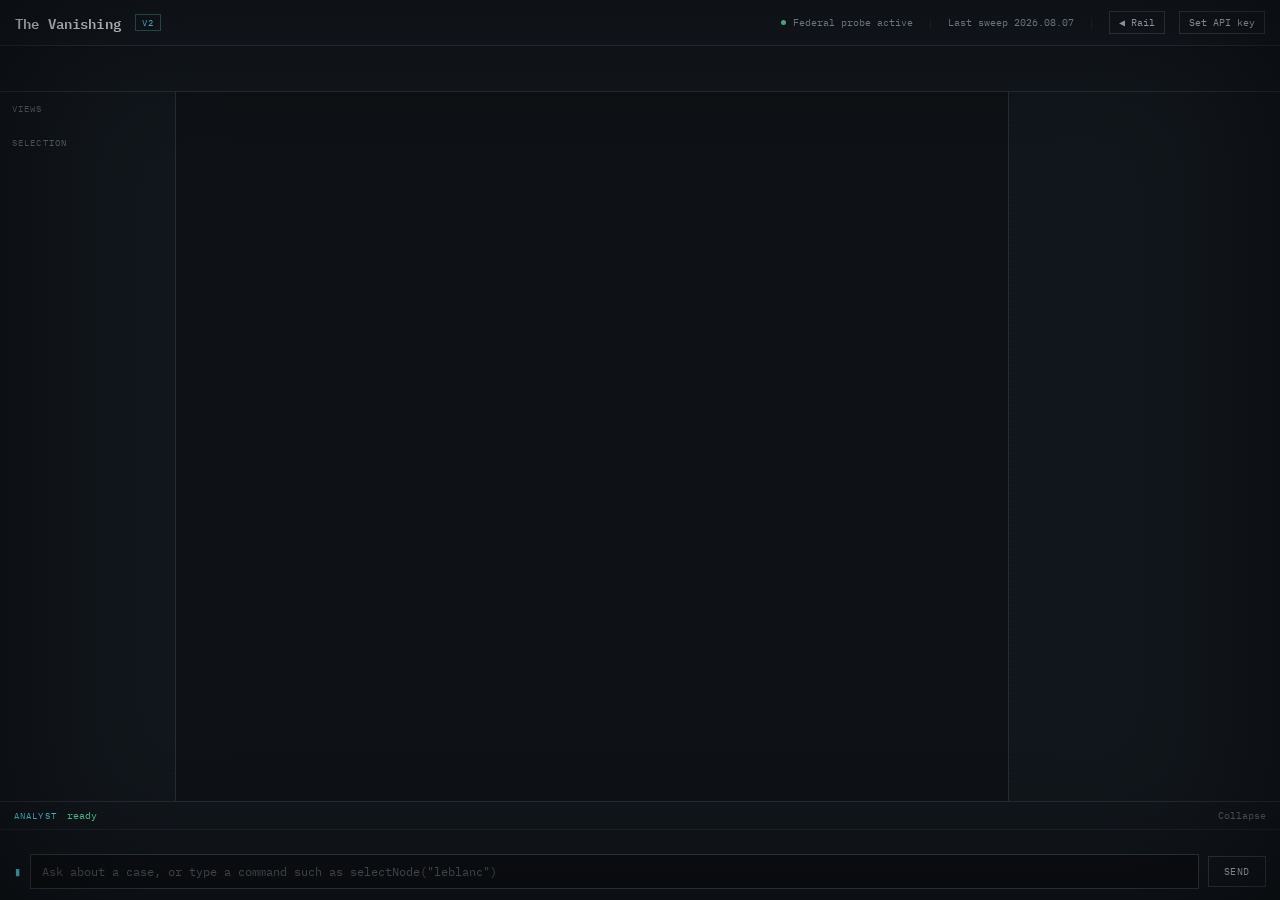
<file: tools/templates/dashboard.shell.html>
<!DOCTYPE html>
<html lang="en">
<head>
<meta charset="utf-8">
<meta name="viewport" content="width=device-width, initial-scale=1">
<title>The Vanishing -- Scientist Network Tracker v2</title>
<link rel="preconnect" href="https://fonts.googleapis.com">
<link rel="preconnect" href="https://fonts.gstatic.com" crossorigin>
<link href="https://fonts.googleapis.com/css2?family=IBM+Plex+Mono:wght@400;500;600&display=swap" rel="stylesheet">
<style>
/* ============================================================================
   THE VANISHING v2
   Built from design-package/DESIGN-SYSTEM.md. Every value here is from the spec.
   Single file, no server, no build step. Open it in a browser.
   ========================================================================== */

:root{
  /* 1.1 Colour -- neutrals */
  --bg:#0f1216; --bg-sunk:#0d1014; --panel:#12171d; --panel-2:#141920; --panel-3:#1a2027;
  --line:#1d242b; --line-2:#262e36; --line-3:#333c47; --line-4:#3b444f;
  --text:#e6e9ee; --text-2:#dfe4ea; --text-3:#b9c2cd; --text-dim:#8d97a4;
  --text-faint:#5c6672; --text-ghost:#4f5964;
  /* 1.1 Colour -- semantic accents */
  --signal:#5ed4e6; --dead:#e8705f; --missing:#efb555; --transitioned:#d98a6a;
  --resolved:#6f7f8c;
  --institution:#a795e8; --program:#66d69f; --location:#7fb4e8; --domain:#e08ad0;
  --person:#c9d2dd;
  /* 1.5 Motion tokens */
  --t-instant:85ms; --t-quick:140ms; --t-panel:220ms; --t-layout:620ms;
  --e-quick:cubic-bezier(.4,0,.2,1); --e-panel:cubic-bezier(.2,0,0,1);
  --e-layout:cubic-bezier(.32,.72,0,1);
  /* 2. Layout */
  --rail-w:202px; --dock-w:306px;
}

*,*::before,*::after{box-sizing:border-box}
html,body{margin:0;padding:0;background:var(--bg);height:100%;overflow:hidden}
body{
  font-family:'IBM Plex Mono',ui-monospace,monospace;
  font-size:11px;font-weight:400;color:var(--text);
  -webkit-font-smoothing:antialiased;
  /* 1.4 phosphor bloom, weak enough to survive small type */
  text-shadow:0 0 7px rgba(94,212,230,0.07);
}
a{color:var(--signal);text-decoration:none;border-bottom:1px solid rgba(94,212,230,0.28)}
a:hover{color:#9ae6f2;border-bottom-color:#9ae6f2}
::-webkit-scrollbar{width:8px;height:8px}
::-webkit-scrollbar-thumb{background:#2e3a44;border-radius:4px}
::-webkit-scrollbar-thumb:hover{background:#3b4956}
::-webkit-scrollbar-track{background:transparent}
input::placeholder{color:var(--text-ghost)}
button{font:inherit;color:inherit;background:none;border:none;padding:0;cursor:pointer;text-align:left}

/* --- 1.4 Ambient treatment ------------------------------------------------ */
.amb{position:fixed;inset:0;z-index:40;pointer-events:none}
.amb-scan{background:repeating-linear-gradient(180deg,transparent 0 2px,rgba(0,0,0,0.13) 3px,transparent 4px);opacity:.5}
.amb-vig{box-shadow:inset 0 0 160px rgba(0,0,0,0.6)}

@keyframes blink{0%,49%{opacity:1}50%,100%{opacity:.12}}
@keyframes pulse{0%,100%{opacity:.3}50%{opacity:1}}
@keyframes sweep{0%{transform:translateX(-100%)}100%{transform:translateX(100%)}}
@keyframes dots{0%,20%{opacity:.2}50%{opacity:1}80%,100%{opacity:.2}}
@keyframes risein{from{opacity:0;transform:translateY(8px)}to{opacity:1;transform:none}}
@keyframes fadein{from{opacity:0}to{opacity:1}}

/* --- 2. Layout architecture ---------------------------------------------- */
#app{
  display:grid;
  grid-template-rows:46px 46px minmax(0,1fr) auto;
  height:100vh;height:100dvh;overflow:hidden;position:relative;z-index:2;
}
.topbar{
  display:flex;align-items:center;gap:14px;padding:0 15px;
  border-bottom:1px solid var(--line-2);background:var(--panel-2);
}
.brand{font-size:14px;font-weight:600;letter-spacing:.01em;white-space:nowrap}
.tag{
  font-size:9px;letter-spacing:.14em;white-space:nowrap;color:var(--signal);
  border:1px solid rgba(94,212,230,.35);padding:2px 6px;
}
.spacer{flex:1}
.tb-meta{font-size:10px;color:var(--text-dim);white-space:nowrap}
.tb-sep{color:var(--line-2)}
.livedot{width:5px;height:5px;border-radius:50%;background:var(--program);animation:pulse 2.6s ease-in-out infinite;flex:none}
.tb-btn{
  font-size:10px;padding:4px 9px;white-space:nowrap;border:1px solid var(--line-3);
  color:var(--text-3);cursor:pointer;transition:border-color var(--t-quick) var(--e-quick),color var(--t-quick) var(--e-quick);
}
.tb-btn:hover{border-color:var(--signal);color:var(--signal)}

/* --- 6.1 Stats strip ------------------------------------------------------ */
.stats{display:flex;align-items:stretch;border-bottom:1px solid var(--line-2);background:var(--panel);overflow:hidden}
.kpi{padding:6px 15px;border-right:1px solid var(--line);display:grid;align-content:center;gap:2px;min-width:106px}
.kpi-l{font-size:8.5px;letter-spacing:.12em;color:var(--text-faint);white-space:nowrap}
.kpi-v{display:flex;align-items:baseline;gap:5px}
.kpi-v b{font-size:16px;font-weight:600}
.kpi-v i{font-size:9px;color:var(--text-faint);font-style:normal}
.ckey{padding:0 15px;display:grid;align-content:center;gap:3px;border-left:1px solid var(--line)}
.ckey-row{display:flex;gap:12px;font-size:9.5px}
.ckey-row span{color:var(--text-3);padding-left:6px}
.cf-conf{border-left:2px solid var(--signal)}
.cf-claim{border-left:2px dashed var(--missing)}
.cf-open{border-left:2px dotted var(--text-dim)}

/* --- Body grid ------------------------------------------------------------ */
.body{display:grid;grid-template-columns:var(--rail-w) minmax(0,1fr) var(--dock-w);min-height:0;overflow:hidden}

/* --- Rail ----------------------------------------------------------------- */
.rail{border-right:1px solid var(--line-2);background:var(--panel);display:grid;grid-template-rows:auto auto minmax(0,1fr);min-height:0;overflow:hidden}
.eyebrow{font-size:8.5px;letter-spacing:.13em;color:var(--text-faint);text-transform:uppercase}
.rail-sec{padding:11px 12px 4px}
.rail-sec .eyebrow{margin-bottom:7px}
.rail-item{
  display:block;width:100%;padding:5px 8px;font-size:11px;color:var(--text-dim);
  cursor:pointer;white-space:pre;border-left:2px solid transparent;
  transition:background var(--t-quick) var(--e-quick),color var(--t-quick) var(--e-quick);
}
.rail-item:hover{background:var(--panel-3);color:var(--text-3)}
.rail-item.on{background:rgba(94,212,230,.09);border-left-color:var(--signal);color:var(--signal)}
.rail-scroll{overflow-y:auto;min-height:0;padding:11px 12px 14px}
.chip{
  display:inline-block;font-size:10px;padding:4px 8px;margin:0 4px 4px 0;cursor:pointer;
  border:1px solid var(--line-3);color:var(--text-dim);background:transparent;
  transition:all var(--t-quick) var(--e-quick);
}
.chip:hover{border-color:var(--line-4);color:var(--text-3)}
.chip.on{border-color:var(--signal);color:var(--signal);background:rgba(94,212,230,.1)}
.rail-reset{font-size:10px;color:var(--text-faint);cursor:pointer;margin-top:6px;display:inline-block}
.rail-reset:hover{color:var(--dead)}
</style>
<style>
/* --- View surface --------------------------------------------------------- */
.surface{position:relative;min-height:0;overflow:hidden;background:var(--bg)}
.view{position:absolute;inset:0;overflow-y:auto;animation:fadein var(--t-panel) var(--e-panel)}
.view.pad{padding:16px}
.view-head{margin-bottom:14px}
.view-head h2{font-size:12px;font-weight:600;margin:0 0 5px}
.view-head p{font-size:11.5px;line-height:1.65;color:var(--text-dim);margin:0;max-width:78ch;text-wrap:pretty}

/* --- 3. Network canvas ---------------------------------------------------- */
.cwrap{position:absolute;inset:0}
#net{display:block;width:100%;height:100%}
.sweep{position:absolute;top:0;bottom:0;width:1px;pointer-events:none;
  background:linear-gradient(180deg,transparent,rgba(94,212,230,.5),transparent);
  animation:sweep 7s linear infinite;z-index:3}
.hops{position:absolute;top:11px;left:11px;display:flex;gap:5px;z-index:5}
.zoomc{position:absolute;top:44px;left:11px;display:flex;gap:5px;z-index:5}
.zoomc .hopb{min-width:30px;text-align:center}
.hopb{font-size:10px;padding:5px 10px;cursor:pointer;border:1px solid var(--line-3);
  background:rgba(18,23,29,.86);color:var(--text-dim);transition:all var(--t-quick) var(--e-quick)}
.hopb:hover{border-color:var(--line-4);color:var(--text-3)}
.hopb.on{border-color:var(--signal);color:var(--signal);background:rgba(94,212,230,.12)}
.rmode{position:absolute;top:11px;right:11px;z-index:5;font-size:9px;letter-spacing:.1em;
  color:var(--text-faint);border:1px solid var(--line);padding:4px 8px;background:rgba(18,23,29,.86)}
.legend{position:absolute;right:11px;bottom:11px;z-index:5;background:rgba(20,25,32,.94);
  border:1px solid var(--line-2);padding:9px 11px;display:none}
.legend.on{display:block}
.legend .eyebrow{margin-bottom:6px}
.legend-row{display:flex;align-items:center;gap:7px;font-size:9.5px;color:var(--text-dim);padding:1px 0;cursor:pointer}
.legend-row:hover{color:var(--text-3)}
.legend-row.off{opacity:.32}
.legend-sw{width:16px;height:0;border-top-width:2px;border-top-style:solid;flex:none}

/* Tooltip -- floating elevation */
#tip{position:fixed;z-index:60;pointer-events:none;opacity:0;transition:opacity var(--t-instant) linear;
  background:var(--panel-2);border:1px solid var(--line-4);box-shadow:0 10px 30px rgba(0,0,0,.65);
  padding:7px 10px;font-size:10px;line-height:1.55;white-space:pre;color:var(--text-3)}
#tip.on{opacity:1}

/* 3.5 Insight callout */
.callout{position:absolute;left:11px;bottom:11px;z-index:5;width:430px;max-width:calc(100% - 22px);
  background:rgba(20,25,32,.96);border:1px solid var(--line-2);border-left:2px solid var(--signal);
  padding:11px 13px;animation:risein var(--t-panel) var(--e-panel)}
.callout-h{display:flex;align-items:center;gap:8px;margin-bottom:6px}
.callout-h .eyebrow{color:var(--signal)}
.callout-x{font-size:14px;line-height:1;color:var(--text-faint);cursor:pointer}
.callout-x:hover{color:var(--text)}
.callout p{font-size:11.5px;line-height:1.6;color:var(--text-2);margin:0 0 9px;text-wrap:pretty}
.callout-a{display:flex;gap:7px;align-items:center;flex-wrap:nowrap}
.callout-a .mini{white-space:nowrap}
.callout-count{font-size:9px;color:var(--text-faint);white-space:nowrap;margin-left:auto;padding-left:6px}
.mini{font-size:10px;padding:5px 10px;cursor:pointer;border:1px solid var(--line-3);color:var(--text-dim);
  transition:all var(--t-quick) var(--e-quick)}
.mini:hover{border-color:var(--signal);color:var(--signal)}

/* --- 6.2 Detail dock ------------------------------------------------------ */
.dock{border-left:1px solid var(--line-2);background:var(--panel);display:flex;
  flex-direction:column;min-height:0;overflow:hidden;position:relative}
/* Drag handle on the dock's leading edge. 7px of grab area, a 1px visual line,
   because a hairline is impossible to hit and a wide bar is ugly. */
.dock-grip{position:absolute;left:-4px;top:0;bottom:0;width:8px;cursor:col-resize;z-index:20}
.dock-grip::after{content:'';position:absolute;left:3px;top:0;bottom:0;width:2px;background:transparent;
  transition:background var(--t-quick) var(--e-quick)}
.dock-grip:hover::after,.dock-grip.on::after{background:var(--signal)}
body.resizing{cursor:col-resize;user-select:none}
body.resizing #net{pointer-events:none}
.rail{transition:none}
#app.rail-off .rail{display:none}
#app.rail-off .body{grid-template-columns:minmax(0,1fr) var(--dock-w)}
@media (max-width:1179px){ #app.rail-off .body{grid-template-columns:minmax(0,1fr)} }
.dock>.dock-h,.dock>.assess,.dock>.residual,.dock>.tabs{flex:none}
.dock>.dock-body{flex:1 1 auto;min-height:0}
.dock-empty{padding:16px;font-size:11.5px;line-height:1.7;color:var(--text-dim);text-wrap:pretty}
.dock-empty .eyebrow{margin-bottom:9px;display:block}
.dock-h{padding:12px 13px;border-bottom:1px solid var(--line);position:relative}
.dock-close{position:absolute;top:8px;right:10px;font-size:16px;line-height:1;color:var(--text-faint);cursor:pointer}
.dock-close:hover{color:var(--text)}
.dock-flag{display:flex;align-items:center;gap:7px;margin-bottom:8px;flex-wrap:wrap}
.badge{font-size:8.5px;letter-spacing:.11em;padding:2px 6px;border:1px solid;white-space:nowrap}
.dock-id{display:flex;gap:11px;align-items:flex-start}
.portrait{width:56px;height:68px;flex:none;background-size:cover;background-position:center top;
  border:1px solid var(--line-2);background-color:var(--bg-sunk)}
.dock-name{font-size:14.5px;font-weight:600;line-height:1.25;margin-bottom:4px;text-wrap:balance}
.dock-sub{font-size:10px;color:var(--text-dim);line-height:1.55}
.assess{padding:11px 13px;border-bottom:1px solid var(--line);background:var(--panel-2);max-height:184px;overflow-y:auto}
.assess-h{display:flex;align-items:center;gap:8px;margin-bottom:9px}
.axis{display:grid;grid-template-columns:minmax(0,1fr) auto auto;align-items:center;gap:8px;padding:3px 0}
.axis-l{font-size:9.5px;color:var(--text-dim);white-space:nowrap;overflow:hidden;text-overflow:ellipsis}
.pips{display:flex;gap:3px}
.pip{width:13px;height:5px;background:#232b34}
.axis-n{font-size:9px;color:var(--text-faint);text-align:right;width:20px;flex:none}
.rationale{font-size:10px;line-height:1.6;color:var(--text-dim);margin-top:9px;text-wrap:pretty}
.residual{margin:11px 13px;padding:9px 11px;border-left:2px solid var(--signal);background:rgba(94,212,230,.05);max-height:132px;overflow-y:auto}
.residual .eyebrow{color:var(--signal);display:block;margin-bottom:5px}
.residual p{margin:0;font-size:11px;line-height:1.6;color:var(--text-2);text-wrap:pretty}
.tabs{display:flex;border-bottom:1px solid var(--line);background:var(--panel)}
.tab{flex:1;text-align:center;font-size:9px;letter-spacing:.1em;padding:8px 2px;cursor:pointer;
  color:var(--text-faint);border-bottom:2px solid transparent;transition:all var(--t-quick) var(--e-quick)}
.tab:hover{color:var(--text-3)}
.tab.on{color:var(--signal);border-bottom-color:var(--signal)}
.dock-body{overflow-y:auto;min-height:0;padding:12px 13px 18px}
.narr{font-size:11.5px;line-height:1.7;color:var(--text-2);margin:0 0 12px;text-wrap:pretty}
.leader{font-size:10.5px;color:var(--text-3);white-space:pre;line-height:1.85;font-variant-ligatures:none}
.leader .k{color:var(--text-faint)}
.na{color:var(--text-faint)}
.block{margin:11px 0;padding:8px 11px;font-size:10.5px;line-height:1.6;color:var(--text-3);text-wrap:pretty}
.block .eyebrow{display:block;margin-bottom:4px}
.b-claim{border-left:2px dashed var(--missing)}
.b-claim .eyebrow{color:var(--missing)}
.b-open{border-left:2px dotted var(--text-dim)}
.b-open .eyebrow{color:var(--text-dim)}
.b-conf{border-left:2px solid var(--signal)}
.b-conf .eyebrow{color:var(--signal)}
.sec{margin:16px 0 8px}
.sec .eyebrow{display:block}

/* CHAIN tab */
.chain{position:relative;padding-left:19px;margin:4px 0 0}
.chain::before{content:'';position:absolute;left:5px;top:6px;bottom:6px;width:1px;background:var(--line-2)}
.chain-step{position:relative;padding:0 0 13px}
.chain-dot{position:absolute;left:-19px;top:3px;width:11px;height:11px;border-radius:50%;
  border:1px solid var(--text-faint);background:var(--panel)}
.chain-step.anom .chain-dot{background:var(--signal);border-color:var(--signal);box-shadow:0 0 9px rgba(94,212,230,.5)}
.chain-d{font-size:9px;color:var(--text-faint);letter-spacing:.06em}
.chain-e{font-size:10.5px;line-height:1.6;color:var(--text-2);margin-top:2px;text-wrap:pretty}
.chain-s{font-size:9px;color:var(--text-dim);margin-top:3px}

/* LINKS tab */
.linkrow{display:flex;gap:9px;align-items:flex-start;padding:8px 0;border-bottom:1px solid var(--line);cursor:pointer}
.linkrow:hover{background:var(--panel-3)}
.linkrow:last-child{border-bottom:none}
.link-bar{width:2px;align-self:stretch;flex:none}
.link-n{font-size:10.5px;color:var(--text-3);margin-bottom:2px}
.link-w{font-size:9px;color:var(--text-faint);white-space:nowrap;text-align:right;flex:none}
.link-why{font-size:10px;line-height:1.55;color:var(--text-dim);text-wrap:pretty}

/* --- 6.3 Case cards ------------------------------------------------------- */
.cards{display:grid;grid-template-columns:repeat(auto-fill,minmax(268px,1fr));gap:11px;align-items:start}
/* An expanded card carries the narrative, the chain and the sources. Left in a
   268px column it squeezes the chain to a ribbon and leaves the rest of its grid
   row empty, so it takes the full row instead. */
.card.open{grid-column:1/-1}
.card.open .card-in{max-width:none}
.card.open .card-body{columns:2;column-gap:26px;column-fill:balance}
.card.open .card-body>*{break-inside:avoid}
@media (max-width:1100px){ .card.open .card-body{columns:1} }
.card{background:var(--panel-2);border:1px solid var(--line-2);position:relative;overflow:hidden}
.card-face{display:flex;gap:0;cursor:pointer}
.card-stripe{width:3px;flex:none}
.card-in{padding:10px 12px;flex:1;min-width:0;display:flex;gap:10px}
.card-ph{width:42px;height:52px;flex:none;background-size:cover;background-position:center top;
  border:1px solid var(--line-2);background-color:var(--bg-sunk)}
.card-t{min-width:0;flex:1}
.card-n{font-size:12px;font-weight:600;margin-bottom:3px;text-wrap:balance}
.card-a{font-size:10px;color:var(--text-dim);margin-bottom:6px;line-height:1.5}
.card-m{display:flex;align-items:center;gap:6px;flex-wrap:wrap}
.card-meters{display:flex;gap:7px;margin-top:7px}
.mtr{display:flex;align-items:center;gap:3px}
.mtr b{font-size:8.5px;color:var(--text-faint);font-weight:400}
.mtr .pip{width:7px;height:4px}
.card-body{padding:0 12px 12px 15px;border-top:1px solid var(--line);margin-top:2px;padding-top:11px}
.card-x{position:absolute;top:9px;right:10px;font-size:13px;color:var(--text-faint);cursor:pointer;line-height:1}

/* --- 6.4 Timeline --------------------------------------------------------- */
.tl-head{display:grid;grid-template-columns:62px repeat(3,minmax(0,1fr));gap:11px;
  position:sticky;top:0;background:var(--bg);padding:0 0 8px;z-index:2;border-bottom:1px solid var(--line);margin-bottom:11px}
.tl-head .eyebrow{padding-bottom:2px}
.tl-row{display:grid;grid-template-columns:62px repeat(3,minmax(0,1fr));gap:11px;margin-bottom:9px;align-items:start}
.tl-year{font-size:11px;color:var(--text-faint);text-align:right;padding-top:8px;letter-spacing:.04em}
.tl-card{padding:8px 10px;background:var(--panel-2);border:1px solid var(--line-2);border-left-width:2px;border-left-style:solid}
.tl-card.clickable{cursor:pointer}
.tl-card.clickable:hover{background:var(--panel-3)}
.tl-t{font-size:10.5px;font-weight:600;line-height:1.4;margin-bottom:3px;text-wrap:pretty}
.tl-s{font-size:10px;line-height:1.6;color:var(--text-dim);text-wrap:pretty}
.tl-stamp{font-size:8.5px;color:var(--text-faint);letter-spacing:.06em;margin-top:5px;display:flex;gap:7px;flex-wrap:wrap}
.tl-narrow .tl-head{display:none}
.tl-narrow .tl-row{grid-template-columns:1fr}
.tl-narrow .tl-year{text-align:left;padding-top:0}

/* --- 6.5 / 6.6 / 6.7 ------------------------------------------------------ */
.clusters{display:grid;grid-template-columns:repeat(auto-fill,minmax(300px,1fr));gap:11px}
.cl-h{display:flex;align-items:center;gap:9px;padding:10px 12px;border-bottom:1px solid var(--line)}
.cl-sw{width:11px;height:11px;flex:none}
.cl-b{padding:9px 12px}
.cl-f{padding:9px 12px;margin:0 12px 12px;font-size:10px;line-height:1.6;color:var(--text-dim);text-wrap:pretty}
.pcards{display:grid;grid-template-columns:repeat(auto-fill,minmax(320px,1fr));gap:11px;margin-bottom:18px}
.pcard{background:var(--panel-2);border:1px solid var(--line-2);padding:11px 13px;border-left-width:2px;border-left-style:solid}
.pcard h3{font-size:11.5px;font-weight:600;margin:0 0 5px;text-wrap:pretty}
.pcard p{font-size:10.5px;line-height:1.65;color:var(--text-dim);margin:0;text-wrap:pretty}
.pcard-f{display:flex;align-items:center;gap:8px;margin-top:9px}
.bars{display:grid;gap:5px;margin-top:9px}
.bar-row{display:grid;grid-template-columns:186px 1fr auto;gap:9px;align-items:center;font-size:10px}
.bar-track{height:11px;background:var(--bg-sunk);position:relative;overflow:hidden}
.bar-fill{height:100%;transition:width var(--t-layout) var(--e-layout)}
.bar-n{font-size:10px;color:var(--text-3);width:22px;text-align:right}

/* --- Report artifacts ----------------------------------------------------- */
.artifact{background:var(--panel-2);border:1px solid var(--line-2);margin-bottom:14px}
.art-h{display:flex;align-items:center;gap:10px;padding:9px 12px;border-bottom:1px solid var(--line)}
.art-t{font-size:12px;font-weight:600}
.art-s{font-size:10.5px;line-height:1.6;color:var(--text-dim);margin:0;padding:9px 12px 0;text-wrap:pretty}
.art-body{padding:12px}
.art-report{max-width:88ch}
.art-note{margin:0 12px 12px}
.art-f{padding:0 12px 12px}
.art-table{overflow-x:auto;margin-top:9px}
.art-table table{border-collapse:collapse;width:100%;font-size:10.5px}
.art-table th{text-align:left;font-weight:400;color:var(--text-faint);font-size:8.5px;letter-spacing:.11em;
  padding:6px 9px;border-bottom:1px solid var(--line-3);white-space:nowrap;text-transform:uppercase}
.art-table td{padding:6px 9px;border-bottom:1px solid var(--line);color:var(--text-3);vertical-align:top}
.art-table tr:hover td{background:var(--panel-3)}

/* --- 6.8 Search ----------------------------------------------------------- */
.search-in{width:100%;background:var(--bg-sunk);border:1px solid var(--line-3);padding:11px 13px;
  color:var(--text);font-family:inherit;font-size:12px;outline:none}
.search-in:focus{border-color:var(--signal)}
.res{display:flex;gap:11px;align-items:baseline;padding:8px 10px;border-bottom:1px solid var(--line);cursor:pointer}
.res:hover{background:var(--panel-3)}
.res-c{font-size:8.5px;letter-spacing:.11em;width:74px;flex:none}
.res-l{font-size:11.5px;color:var(--text-2);flex:1;min-width:0}
.res-m{font-size:10px;color:var(--text-faint);text-align:right}

/* --- 4. Analyst ----------------------------------------------------------- */
.analyst{border-top:1px solid var(--line-2);background:var(--panel);display:grid;grid-template-rows:auto auto auto auto;min-height:0}
.an-h{display:flex;align-items:center;gap:10px;padding:7px 14px;border-bottom:1px solid var(--line)}
.an-h .eyebrow{color:var(--signal)}
.an-status{font-size:10px;color:var(--program);white-space:nowrap;overflow:hidden;text-overflow:ellipsis}
.an-status.warn{color:var(--missing)}
.an-status.err{color:var(--dead)}
.an-toggle{font-size:10px;color:var(--text-faint);cursor:pointer;white-space:nowrap}
.an-toggle:hover{color:var(--text-3)}
.an-scroll{max-height:208px;overflow-y:auto;overflow-x:hidden;padding:4px 14px;
  transition:max-height var(--t-panel) var(--e-panel)}
.an-scroll.has-art{max-height:min(34vh,320px)}
.turn{display:grid;grid-template-columns:66px minmax(0,1fr);gap:10px;padding:8px 0;border-bottom:1px solid var(--line)}
.turn>div{min-width:0}
.turn:last-child{border-bottom:none}
.turn-r{font-size:8.5px;letter-spacing:.12em;padding-top:2px}
.turn-r.you{color:var(--text-faint)}
.turn-r.an{color:var(--signal)}
.turn-t{font-size:11.5px;line-height:1.7;color:var(--text-2);text-wrap:pretty;white-space:pre-wrap;
  min-height:14px;overflow-wrap:anywhere;max-width:110ch}
.actrow{display:flex;align-items:stretch;gap:0;margin:3px 0;background:rgba(102,214,159,.05);
  border-left:2px solid rgba(102,214,159,.45)}
.act{font-size:9.5px;color:var(--program);padding:4px 8px;cursor:pointer;flex:1;min-width:0;
  white-space:nowrap;overflow:hidden;text-overflow:ellipsis}
.act:hover{background:rgba(102,214,159,.1)}
.act-x{font-size:9px;color:var(--program);opacity:.6;padding:4px 8px;cursor:pointer;flex:none;
  border-left:1px solid rgba(102,214,159,.2)}
.act-x:hover{opacity:1;background:rgba(102,214,159,.1)}
.act-full{display:none;font-size:9.5px;color:var(--text-dim);padding:6px 9px;
  white-space:pre-wrap;overflow-wrap:anywhere;max-height:160px;overflow-y:auto;
  border-top:1px solid rgba(102,214,159,.2);flex-basis:100%;user-select:text}
.actrow.open{flex-wrap:wrap}
.actrow.open .act-full{display:block}
.turn-art{display:flex;align-items:center;gap:9px;margin:7px 0 0;padding:6px 9px;cursor:pointer;
  border:1px solid var(--line-3);border-left:2px solid var(--signal);background:rgba(94,212,230,.05);
  transition:background var(--t-quick) var(--e-quick)}
.turn-art:hover{background:rgba(94,212,230,.11)}
.turn-art-t{font-size:11px;color:var(--text-2);overflow:hidden;text-overflow:ellipsis;white-space:nowrap}
.turn-art-go{font-size:9.5px;color:var(--signal);white-space:nowrap}
/* Inline preview scales to fit a fixed box. The SVG already carries
   preserveAspectRatio, so giving it a height rather than letting it grow from
   its width means the whole chart is always visible without scrolling, however
   many rows it has. It is a preview: click it for the readable version. */
svg.chart{width:100%;height:auto;display:block;overflow:visible}
.turn-art-prev{border:1px solid var(--line);border-top:none;background:var(--panel-2);
  padding:8px 10px;height:172px;cursor:zoom-in}
.turn-art-prev svg.chart{width:100%;height:100%}
.turn-art-prev:hover{background:var(--panel-3)}
/* Artifact modal. The design system sets radius 0 everywhere because square
   corners carry the instrument feel; 6px here is the smallest radius that still
   reads as a floating panel rather than another docked surface. */
.modal-back{position:fixed;inset:0;z-index:80;background:rgba(8,10,13,.72);
  backdrop-filter:blur(2px);display:flex;align-items:center;justify-content:center;
  padding:32px;animation:fadein var(--t-panel) var(--e-panel)}
.modal{background:var(--panel-2);border:1px solid var(--line-4);border-radius:6px;
  box-shadow:0 24px 70px rgba(0,0,0,.75);max-width:1180px;width:100%;max-height:88vh;
  display:flex;flex-direction:column;overflow:hidden;animation:risein var(--t-panel) var(--e-panel)}
.modal-h{display:flex;align-items:center;gap:11px;padding:12px 16px;border-bottom:1px solid var(--line-2);flex:none}
.modal-t{font-size:13px;font-weight:600;overflow:hidden;text-overflow:ellipsis;white-space:nowrap}
.modal-body{padding:16px;overflow:auto;min-height:0}
.modal-body svg{width:100%;height:auto;display:block}
.modal-x{font-size:17px;line-height:1;color:var(--text-faint);cursor:pointer;padding:0 2px}
.modal-x:hover{color:var(--text)}
.modal-note{margin:0 16px 16px}
.cites{display:flex;gap:6px;flex-wrap:wrap;margin-top:7px}
.cite{font-size:9px;border:1px solid var(--line-3);color:var(--text-dim);padding:2px 7px;cursor:pointer}
.cite:hover{border-color:var(--signal);color:var(--signal)}
.thinking span{animation:dots 1.2s ease-in-out infinite;display:inline-block}
.thinking span:nth-child(2){animation-delay:.15s}
.thinking span:nth-child(3){animation-delay:.3s}
.sugg{display:flex;gap:6px;padding:7px 14px 0;flex-wrap:wrap}
.an-in{display:flex;align-items:center;gap:9px;padding:9px 14px 11px}
.caret{color:var(--signal);animation:blink 1.1s steps(1) infinite;font-size:12px}
#anin{flex:1;background:var(--bg-sunk);border:1px solid var(--line-3);padding:9px 11px;
  color:var(--text);font-family:inherit;font-size:11.5px;outline:none}
#anin:focus{border-color:var(--signal)}
.send{font-size:10px;padding:8px 15px;cursor:pointer;border:1px solid var(--line-3);color:var(--text-3);letter-spacing:.06em}
.send:hover{border-color:var(--signal);color:var(--signal)}

/* --- 4.6 Settings panel (anchored, NOT a centred modal) ------------------- */
.settings{position:absolute;top:46px;right:15px;z-index:50;width:470px;max-width:calc(100% - 30px);
  max-height:calc(100% - 120px);overflow-y:auto;background:var(--panel-2);border:1px solid var(--line-4);
  box-shadow:0 18px 60px rgba(0,0,0,.72)}
.set-h{display:flex;align-items:center;gap:10px;padding:12px 16px;border-bottom:1px solid var(--line-2)}
.set-h .eyebrow{color:var(--signal)}
.set-s{padding:15px 16px;border-bottom:1px solid var(--line)}
.set-s:last-child{border-bottom:none}
.set-s>.eyebrow{display:block;margin-bottom:7px}
.set-in{width:100%;background:var(--bg-sunk);border:1px solid var(--line-3);padding:10px 12px;
  color:var(--text);font-family:inherit;font-size:11.5px;outline:none}
.set-in:focus{border-color:var(--signal)}
.set-note{font-size:10px;line-height:1.6;color:var(--text-dim);margin-top:8px;text-wrap:pretty}
.set-a{display:flex;gap:8px;margin-top:11px;align-items:center}
.btn-p{font-size:10px;padding:8px 15px;cursor:pointer;border:1px solid var(--signal);color:var(--signal);letter-spacing:.06em}
.btn-p:hover{background:rgba(94,212,230,.09)}
.btn-s{font-size:10px;padding:8px 15px;cursor:pointer;border:1px solid var(--line-3);color:var(--text-dim);letter-spacing:.06em}
.btn-s:hover{border-color:var(--dead);color:var(--dead)}
.opt{cursor:pointer;padding:8px 10px;border-left:2px solid transparent}
.opt:hover{background:var(--panel-3)}
.opt.on{border-left-color:var(--signal);background:rgba(94,212,230,.06)}
.opt-h{display:flex;align-items:baseline;gap:8px}
.opt-h b{font-size:11px;font-weight:400;color:var(--text-dim)}
.opt.on .opt-h b{color:var(--signal)}
.opt-h i{font-size:9px;color:var(--text-ghost);font-style:normal;margin-left:auto}
.opt-n{font-size:10px;color:var(--text-dim);margin-top:3px;line-height:1.5;text-wrap:pretty}
.seg{display:flex;gap:6px;margin-bottom:9px}
.seg button{flex:1;text-align:center;font-size:10px;padding:7px 4px;white-space:nowrap;
  border:1px solid var(--line-3);color:var(--text-dim)}
.seg button.on{border-color:var(--signal);color:var(--signal);background:rgba(94,212,230,.1)}

/* --- 2. Breakpoints ------------------------------------------------------- */
@media (max-width:1439px){:root{--rail-w:176px;--dock-w:272px}}
@media (max-width:1179px){
  .body{grid-template-columns:var(--rail-w) minmax(0,1fr)}
  .dock{position:absolute;top:0;right:0;bottom:0;width:var(--dock-w);z-index:30;
    transform:translateX(100%);transition:transform var(--t-panel) var(--e-panel)}
  .dock.open{transform:none}
}
@media (max-width:899px){
  /* Spec 2: the rail becomes a top tab strip. Hiding it outright, which is what
     the first pass did, left the views and every filter completely unreachable
     without a keyboard. */
  .body{grid-template-columns:1fr;grid-template-rows:auto minmax(0,1fr)}
  .rail{flex-direction:row;display:flex;align-items:stretch;overflow-x:auto;overflow-y:hidden;
    border-right:none;border-bottom:1px solid var(--line-2)}
  .rail-sec{padding:0;display:flex;align-items:center;flex:none}
  .rail-sec>.eyebrow{display:none}
  #views{display:flex}
  .rail-item{width:auto;white-space:nowrap;border-left:none;border-bottom:2px solid transparent;padding:9px 11px}
  .rail-item.on{border-left-color:transparent;border-bottom-color:var(--signal)}
  .rail-sec:nth-of-type(2){display:none}
  .rail-scroll{display:flex;align-items:center;gap:0;overflow-x:auto;overflow-y:hidden;
    padding:5px 8px;flex:1 1 auto;white-space:nowrap;border-left:1px solid var(--line)}
  .rail-scroll>.eyebrow{display:inline-block;margin:0 7px 0 9px;flex:none}
  .rail-scroll .chip{margin:0 4px 0 0;flex:none}
  .rail-reset{margin:0 0 0 8px;flex:none}
  .dock{width:min(var(--dock-w),88vw)}
  .an-scroll{max-height:132px}
}
@media (prefers-reduced-motion:reduce){
  *,*::before,*::after{animation-duration:.001ms!important;animation-iteration-count:1!important;
    transition-duration:100ms!important}
  .sweep{display:none}
}
</style>
</head>
<body>
<div class="amb amb-scan"></div>
<div class="amb amb-vig"></div>

<div id="app">

  <!-- top bar -->
  <div class="topbar">
    <span class="brand">The Vanishing</span>
    <span class="tag">V2</span>
    <span class="spacer"></span>
    <span class="tb-meta" style="display:flex;align-items:center;gap:7px"><span class="livedot"></span>Federal probe active</span>
    <span class="tb-sep">|</span>
    <span class="tb-meta">Last sweep 2026.08.07</span>
    <span class="tb-sep">|</span>
    <button class="tb-btn" id="railbtn" title="Collapse the left rail">&#9664; Rail</button>
    <button class="tb-btn" id="keybtn">Set API key</button>
  </div>

  <!-- 6.1 stats strip -->
  <div class="stats" id="stats"></div>

  <div class="body">
    <!-- rail -->
    <div class="rail">
      <div class="rail-sec">
        <div class="eyebrow">Views</div>
        <div id="views"></div>
      </div>
      <div class="rail-sec" style="padding-top:12px">
        <div class="eyebrow">Selection</div>
        <div id="selinfo" class="leader" style="padding:2px 8px 6px"></div>
      </div>
      <div class="rail-scroll" id="filters"></div>
    </div>

    <!-- view surface -->
    <div class="surface" data-surface id="surface"></div>

    <!-- 6.2 detail dock -->
    <div class="dock" id="dock"></div>
  </div>

  <!-- 4. analyst -->
  <div class="analyst">
    <div class="an-h">
      <span class="eyebrow">Analyst</span>
      <span class="an-status" id="anstatus">ready</span>
      <span class="spacer"></span>
      <span class="an-toggle" id="antoggle">Collapse</span>
    </div>
    <div class="an-scroll" id="anscroll"></div>
    <div class="sugg" id="ansugg"></div>
    <div class="an-in">
      <span class="caret">&#9646;</span>
      <input id="anin" placeholder="Ask about a case, or type a command such as selectNode(&quot;leblanc&quot;)" autocomplete="off" spellcheck="false">
      <button class="send" id="ansend">SEND</button>
    </div>
  </div>

  <!-- 4.6 settings, anchored under the button -->
  <div class="settings" id="settings" hidden>
    <div class="set-h">
      <span class="eyebrow">Analyst settings</span>
      <span class="spacer"></span>
      <span class="callout-x" id="setclose">&#215;</span>
    </div>
    <div class="set-s">
      <div class="eyebrow">Anthropic API key</div>
      <input class="set-in" id="keyin" type="password" placeholder="sk-ant-..." autocomplete="off">
      <div class="set-note">Stored in this browser only, under localStorage, and sent directly to api.anthropic.com. It never reaches any other server. Requires a Console API key with credits; a Pro or Max subscription does not carry API access.</div>
      <div class="set-a">
        <button class="btn-p" id="keysave">SAVE KEY</button>
        <button class="btn-s" id="keyremove">REMOVE</button>
        <span class="spacer"></span>
        <span style="font-size:10px" id="keystate"></span>
      </div>
    </div>
    <div class="set-s">
      <div class="eyebrow">Model</div>
      <div id="models" style="display:grid;gap:2px"></div>
    </div>
    <div class="set-s">
      <div class="eyebrow">Reasoning effort</div>
      <div class="seg" id="efforts"></div>
      <div class="set-note" id="effortnote"></div>
    </div>
  </div>
</div>

<div id="tip"></div>
<div id="modal"></div>
<script>
"use strict";
(function(){
/* ===========================================================================
   DATA + GRAPH ENGINE
   Ported verbatim from design-package/vanishing-graph.js, with the August 7
   2026 follow-up corrections applied to the Sullivan and Grillmair records
   (see FINDINGS-2026-08-07-followup.md). The derivation rules are load
   bearing: the first five connection types are computed from the records,
   the last three are editorial and hand-sourced. Do not merge them.
   ========================================================================= */


const PALETTE = {
  bg: '#14171c', bg2: '#191d23', panel: '#1e232a', panel2: '#232932',
  line: '#2e353f', line2: '#3b444f',
  text: '#e6e9ee', dim: '#8d97a4', faint: '#5c6672',
  signal: '#5ed4e6',
  dead: '#e8705f', missing: '#efb555',
};
PALETTE.resolved = '#6f7f8c';
PALETTE.transitioned = '#d98a6a';
PALETTE.person = '#c9d2dd';
PALETTE.institution = '#a795e8';
PALETTE.program = '#66d69f';
PALETTE.location = '#7fb4e8';
PALETTE.domain = '#e08ad0';

const EDGE_TYPES = {
  institutional: { color: '#a795e8', dash: [], label: 'Institutional' },
  geographic:    { color: '#7fb4e8', dash: [6, 4], label: 'Geographic' },
  research:      { color: '#e08ad0', dash: [2, 3], label: 'Research domain' },
  temporal:      { color: '#efb555', dash: [1, 4], label: 'Temporal' },
  behavioral:    { color: '#e8705f', dash: [9, 3, 2, 3], label: 'Behavioral' },
  programmatic:  { color: '#66d69f', dash: [10, 5], label: 'Programmatic' },
  investigative: { color: '#5ed4e6', dash: [4, 3, 1, 3], label: 'Investigative' },
  'witness-chain': { color: '#f0d264', dash: [], label: 'Witness chain' },
};

// Case records. Schema per DESIGN-ADDENDUM-2026-08-07.md, corrected against the
// August 7 2026 research sweep. Everything downstream derives from this array.
// Scores: S = sequence anomaly, P = personal program proximity, I = institutional
// channel. Deliberately NOT summed; a case can be extraordinary on one axis and
// unremarkable on another, and collapsing that destroys the information.

const P_ = (o) => Object.assign({ cls: 'person', leftBehind: [], tookWith: [], domains: [], conflicts: [], unverified: [], sequenceChain: [], claims: [], chronology: [], sources: [], isNonDefense: false, mediaLinkedOnly: false, unexplainedResidual: null }, o);

const PEOPLE =  HOLE ;

/* Every node class carries a description, not just people. A card that shows a
   label and nothing else tells a reader less than the absence of the card would.
   desc is null where nothing has been written yet, and the dock prints that as a
   stated gap rather than as empty space. */
const other = (id, cls, label, cluster, sub, desc, srcs) =>
  ({ id, cls, label, cluster, sub, desc: desc || null, sources: srcs || [] });

const INSTITUTIONS =  HOLE ;

const PROGRAMS =  HOLE ;

const LOCATIONS =  HOLE ;

const DOMAINS =  HOLE ;

const NODES = [...PEOPLE, ...INSTITUTIONS, ...PROGRAMS, ...LOCATIONS, ...DOMAINS];

/* ---------------------------------------------------------------------------
   ENTITY DESCRIPTIONS AND SOURCES
   Researched August 10 2026. Locations and research domains were written from
   primary and institutional sources; institutions and programmes were written
   from material already in PROJECT.md and the August 7 snapshot and are sourced
   here for the first time.

   Note on source dates: for undated institutional pages the date recorded is
   the date the URL was VERIFIED, not a publication date. Dated news, hearing
   records, patents and press releases carry their real publication dates.

   The domain descriptions are the most editorially loaded text in this product.
   They deliberately hold two things at once: the documented dual-use routes
   that exist in a field, and the honest limit on what a research area implies
   about any individual. None of them asserts that a named person in this file
   held classified access, because none of the sources support that.
   --------------------------------------------------------------------------- */
const ENTITY_INFO =  HOLE ;

/* Sources for entities whose descriptions were already written above. */
const ENTITY_SOURCES =  HOLE ;

for (const n of NODES){
  if (n.cls === 'person') continue;
  const info = ENTITY_INFO[n.id];
  if (info){ n.desc = n.desc || info.desc; n.sources = (n.sources && n.sources.length) ? n.sources : info.sources; }
  const s = ENTITY_SOURCES[n.id];
  if (s && s.length && (!n.sources || !n.sources.length)) n.sources = s;
}

const E = (a, b, type) => ({ a, b, type });

// Explicit programme and investigation ties. Editorial: they come from the
// reporting, not from a rule, so they stay hand-written and sourced.
const PROGRAM_EDGES =  HOLE ;

const IN_FBI =  HOLE ;
const IN_OVERSIGHT =  HOLE ;

const INSTITUTION_PLACES =  HOLE ;

const TEMPORAL_WINDOW_DAYS =  HOLE ;
const days = (a, b) => Math.abs(new Date(a) - new Date(b)) / 86400000;

function deriveEdges() {
  const out = [];
  for (const p of PEOPLE) {
    if (p.instId) out.push(E(p.id, p.instId, 'institutional'));
    if (p.locId) out.push(E(p.id, p.locId, 'geographic'));
    for (const d of p.domains) out.push(E(p.id, d, 'research'));
  }
  for (const [inst, place] of INSTITUTION_PLACES) out.push(E(inst, place, 'geographic'));
  for (const id of IN_FBI) out.push(E(id, 'fbi', 'investigative'));
  for (const id of IN_OVERSIGHT) out.push(E(id, 'oversight', 'investigative'));

  for (let i = 0; i < PEOPLE.length; i++) {
    for (let j = i + 1; j < PEOPLE.length; j++) {
      const a = PEOPLE[i], b = PEOPLE[j];
      if (a.instId && a.instId === b.instId) out.push(E(a.id, b.id, 'institutional'));
      if (a.cluster === b.cluster && a.cluster !== 'other') out.push(E(a.id, b.id, 'geographic'));
      if (a.domains.some(d => b.domains.includes(d))) out.push(E(a.id, b.id, 'research'));
      if (days(a.date, b.date) <= TEMPORAL_WINDOW_DAYS) out.push(E(a.id, b.id, 'temporal'));
      if (a.leftBehind.some(x => b.leftBehind.includes(x))) out.push(E(a.id, b.id, 'behavioral'));
    }
  }
  return [...out, ...PROGRAM_EDGES];
}

const EDGES = deriveEdges();

// Sourcing now lives on each case record (record.sources). This map covers the
// non-person nodes only. Absence is meaningful: the UI must say "no attributed
// source on file" rather than imply one exists.
const SOURCES =  HOLE ;

const CLUSTERS =  HOLE ;

const TIERS =  HOLE ;

const AXES =  HOLE ;

const STATUS_LABEL =  HOLE ;

// Why two entities are linked, in a sentence. The map colours the edge; this is
// what the dossier prints next to it.
function explainEdge(type, a, b) {
  const other = (n) => (n.cls === 'person' ? n.label : n.label);
  switch (type) {
    case 'institutional':
      return a.cls === 'person' && b.cls === 'person'
        ? 'Both employed by the same institution.'
        : 'Employment or formal affiliation.';
    case 'geographic':
      return a.cls === 'person' && b.cls === 'person'
        ? 'Both fall inside the same geographic cluster.'
        : 'Physical location of record.';
    case 'research':
      return a.cls === 'person' && b.cls === 'person'
        ? 'Overlapping research domain.'
        : 'Documented research area.';
    case 'temporal':
      return 'Dates fall within sixty days of each other.';
    case 'behavioral':
      return 'Both left the same category of personal item behind.';
    case 'programmatic':
      return 'Named on the same government programme or product.';
    case 'investigative':
      return 'Named in the same federal review.';
    case 'witness-chain':
      return 'Sourced testimony chain.';
    default:
      return 'Connected.';
  }
}

// The "left everything behind" thread has a definition, and it is narrower than
// "the leftBehind array is non-empty". A member left BOTH the phone and the
// wallet and did not carry a departure kit. That rule excludes Chavez, who owned
// no cell phone, and McCasland, who deliberately took wallet, boots, a revolver
// and a backpack. Four clean members, per DESIGN-ADDENDUM-2026-08-07 change 5.
function leftEverythingBehind() {
  const has = (arr, word) => arr.some(x => x.toLowerCase().indexOf(word) > -1);
  return PEOPLE.filter(p =>
    has(p.leftBehind, 'phone') && has(p.leftBehind, 'wallet') && !has(p.tookWith, 'wallet'));
}

function nodeColor(n) {
  if (n.cls === 'person') return PALETTE[n.status] || PALETTE.person;
  return PALETTE[n.cls] || PALETTE.person;
}

// ---- layout -------------------------------------------------------------

const DEFAULT_INSET = { l: 84, r: 84, t: 34, b: 40 };

function anchorsFor(w, h, inset) {
  const i = inset || DEFAULT_INSET;
  const x = i.l, y = i.t, uw = w - i.l - i.r, uh = h - i.t - i.b;
  return {
    california: [x + uw * 0.14, y + uh * 0.42],
    'new-mexico': [x + uw * 0.82, y + uh * 0.40],
    huntsville: [x + uw * 0.30, y + uh * 0.90],
    other: [x + uw * 0.56, y + uh * 0.06],
    domains: [x + uw * 0.84, y + uh * 0.92],
  };
}

function anchorKey(n) { return n.cls === 'domain' ? 'domains' : n.cluster; }

function initLayout(nodes, w, h, inset) {
  const anchors = anchorsFor(w, h, inset);
  let i = 0;
  for (const n of nodes) {
    const [ax, ay] = anchors[anchorKey(n)] || anchors.other;
    const a = (i * 2.399963) % (Math.PI * 2);
    const r = 40 + ((i * 37) % 130);
    n.x = ax + Math.cos(a) * r;
    n.y = ay + Math.sin(a) * r * 0.7;
    n.vx = 0; n.vy = 0;
    if (n.cls === 'person') {
      const parts = n.label.split(' ');
      n.short = (parts[parts.length - 1] + ', ' + parts[0][0] + '.').toUpperCase();
    }
    n.w = n.cls === 'person' ? (n.photo ? 132 : 100) : 0;
    n.h = n.cls === 'person' ? 40 : 0;
    n.rad = n.cls === 'person' ? (n.photo ? 58 : 46) : n.cls === 'institution' ? 22 : n.cls === 'program' ? 22 : 17;
    i++;
  }
  return anchors;
}

function makeSim(nodes, edges, w, h, inset) {
  const ins = inset || DEFAULT_INSET;
  const byId = new Map(nodes.map(n => [n.id, n]));
  const links = edges.map(e => ({ s: byId.get(e.a), t: byId.get(e.b), type: e.type }))
    .filter(l => l.s && l.t);
  const anchors = anchorsFor(w, h, ins);
  const deg = new Map();
  for (const l of links) {
    deg.set(l.s.id, (deg.get(l.s.id) || 0) + 1);
    deg.set(l.t.id, (deg.get(l.t.id) || 0) + 1);
  }
  for (const n of nodes) n.deg = deg.get(n.id) || 0;

  let alpha = 1;
  function step() {
    alpha = Math.max(alpha * 0.994, 0.06);
    for (const n of nodes) {
      const [ax, ay] = anchors[anchorKey(n)] || anchors.other;
      n.vx += (ax - n.x) * 0.0022 * alpha * 6;
      n.vy += (ay - n.y) * 0.0022 * alpha * 6;
    }
    for (let i = 0; i < nodes.length; i++) {
      const a = nodes[i];
      for (let j = i + 1; j < nodes.length; j++) {
        const b = nodes[j];
        let dx = b.x - a.x, dy = b.y - a.y;
        let d2 = dx * dx + dy * dy;
        if (d2 < 1) { d2 = 1; dx = (i - j) * 0.5; dy = 0.5; }
        const min = (a.rad + b.rad + 14);
        const d = Math.sqrt(d2);
        const f = (3200 * alpha) / d2;
        dx /= d; dy /= d;
        a.vx -= dx * f; a.vy -= dy * f;
        b.vx += dx * f; b.vy += dy * f;
        if (d < min) {
          const push = (min - d) * 0.40;
          a.vx -= dx * push; a.vy -= dy * push;
          b.vx += dx * push; b.vy += dy * push;
        }
      }
    }
    for (const l of links) {
      const dx = l.t.x - l.s.x, dy = l.t.y - l.s.y;
      const d = Math.max(Math.sqrt(dx * dx + dy * dy), 0.01);
      const rest = l.type === 'geographic' ? 118 : l.type === 'institutional' ? 132 : 190;
      const k = (l.type === 'temporal' || l.type === 'behavioral') ? 0.006 : 0.02;
      const f = (d - rest) * k * alpha * 4;
      const ux = (dx / d) * f, uy = (dy / d) * f;
      l.s.vx += ux; l.s.vy += uy;
      l.t.vx -= ux; l.t.vy -= uy;
    }
    for (const n of nodes) {
      n.vx *= 0.82; n.vy *= 0.82;
      n.x += Math.max(-9, Math.min(9, n.vx));
      n.y += Math.max(-9, Math.min(9, n.vy));
      n.x = Math.max(ins.l, Math.min(w - ins.r, n.x));
      n.y = Math.max(ins.t, Math.min(h - ins.b, n.y));
    }
  }
  return { step, links, byId, anchors, get alpha() { return alpha; } };
}

// ---- drawing primitives -------------------------------------------------

function roundRect(ctx, x, y, w, h, r) {
  ctx.beginPath();
  ctx.moveTo(x + r, y);
  ctx.arcTo(x + w, y, x + w, y + h, r);
  ctx.arcTo(x + w, y + h, x, y + h, r);
  ctx.arcTo(x, y + h, x, y, r);
  ctx.arcTo(x, y, x + w, y, r);
  ctx.closePath();
}

function hatch(ctx, x, y, w, h, color, gap = 4) {
  ctx.save();
  ctx.beginPath(); ctx.rect(x, y, w, h); ctx.clip();
  ctx.strokeStyle = color; ctx.lineWidth = 0.7;
  ctx.beginPath();
  for (let i = -h; i < w + h; i += gap) { ctx.moveTo(x + i, y + h); ctx.lineTo(x + i + h, y); }
  ctx.stroke();
  ctx.restore();
}

// Dossier plate: photo slot + name + status stripe. LOD collapses to a mark.
function drawNode(ctx, n, st) {
  const { scale = 1, state = 'default' } = st || {};
  const col = nodeColor(n);
  const dim = state === 'dimmed';
  const sel = state === 'selected';
  const near = state === 'connected';
  const hov = state === 'hover';
  ctx.globalAlpha = dim ? 0.16 : 1;

  if (n.cls !== 'person') {
    const r = n.cls === 'institution' ? 6.5 : n.cls === 'program' ? 6 : n.cls === 'domain' ? 5.5 : 4.5;
    // class shape: institution = square, program = diamond, location = ring, domain = dot
    ctx.lineWidth = sel || hov ? 1.8 : 1.1;
    ctx.strokeStyle = col;
    ctx.fillStyle = PALETTE.bg2;
    ctx.beginPath();
    if (n.cls === 'institution') { ctx.rect(n.x - r, n.y - r, r * 2, r * 2); }
    else if (n.cls === 'program') {
      ctx.moveTo(n.x, n.y - r * 1.3); ctx.lineTo(n.x + r * 1.3, n.y);
      ctx.lineTo(n.x, n.y + r * 1.3); ctx.lineTo(n.x - r * 1.3, n.y); ctx.closePath();
    } else { ctx.arc(n.x, n.y, r, 0, Math.PI * 2); }
    ctx.fill();
    if (sel || near || hov) { ctx.save(); ctx.shadowColor = col; ctx.shadowBlur = 10; ctx.stroke(); ctx.restore(); }
    ctx.stroke();
    if (n.cls === 'domain') { ctx.fillStyle = col; ctx.beginPath(); ctx.arc(n.x, n.y, r * 0.42, 0, Math.PI * 2); ctx.fill(); }
    if (scale > 0.62 || sel || hov) {
      ctx.fillStyle = dim ? PALETTE.faint : (sel || hov ? PALETTE.text : PALETTE.dim);
      ctx.font = `${sel || hov ? 600 : 400} 9px "IBM Plex Mono", monospace`;
      ctx.textAlign = 'center'; ctx.textBaseline = 'top';
      ctx.fillText(n.label.toUpperCase(), n.x, n.y + r + 5);
    }
    ctx.globalAlpha = 1;
    return;
  }

  // person plate. The photo slot only exists when there is a photo to put in it;
  // an empty slot would spend 35px of plate width saying nothing.
  const hasPhoto = !!n.photo;
  const w = hasPhoto ? 132 : 100, h = 40, x = n.x - w / 2, y = n.y - h / 2;
  if (scale < 0.5 && !sel && !hov) {
    ctx.fillStyle = col;
    ctx.beginPath(); ctx.arc(n.x, n.y, 5, 0, Math.PI * 2); ctx.fill();
    ctx.globalAlpha = 1; return;
  }
  if (sel || hov) {
    ctx.save(); ctx.shadowColor = col; ctx.shadowBlur = sel ? 24 : 11;
    ctx.fillStyle = PALETTE.panel; roundRect(ctx, x, y, w, h, 2); ctx.fill(); ctx.restore();
  }
  ctx.fillStyle = sel ? PALETTE.panel2 : PALETTE.panel;
  roundRect(ctx, x, y, w, h, 2); ctx.fill();
  ctx.strokeStyle = sel || hov ? col : (near ? '#56616e' : PALETTE.line);
  ctx.lineWidth = sel ? 1.5 : 1;
  roundRect(ctx, x, y, w, h, 2); ctx.stroke();

  // status stripe
  ctx.fillStyle = col;
  ctx.fillRect(x, y, 3, h);

  let tx = x + 11;
  if (hasPhoto) {
    const px = x + 9, py = y + 7, pw = 26, ph = h - 14;
    ctx.fillStyle = PALETTE.bg;
    ctx.fillRect(px, py, pw, ph);
    if (n.photoImg && n.photoImg.complete) {
      ctx.save();
      ctx.beginPath(); ctx.rect(px, py, pw, ph); ctx.clip();
      ctx.drawImage(n.photoImg, px, py, pw, ph);
      ctx.restore();
    }
    ctx.strokeStyle = PALETTE.line2; ctx.lineWidth = 0.7;
    ctx.strokeRect(px + 0.5, py + 0.5, pw - 1, ph - 1);
    tx = px + pw + 8;
  }

  ctx.textAlign = 'left'; ctx.textBaseline = 'alphabetic';
  ctx.fillStyle = sel || hov ? PALETTE.text : '#cfd6df';
  ctx.font = '600 10.5px "IBM Plex Mono", monospace';
  ctx.fillText(n.short || n.label.toUpperCase(), tx, y + 18);
  ctx.fillStyle = PALETTE.faint;
  ctx.font = '400 8.5px "IBM Plex Mono", monospace';
  ctx.fillText(n.date.replace(/-/g, '.'), tx, y + 31);
  ctx.fillStyle = col;
  ctx.font = '600 8px "IBM Plex Mono", monospace';
  ctx.textAlign = 'right';
  ctx.fillText(n.status === 'resolved' ? 'CLD' : n.status === 'dead' ? 'DEC' : 'MIS', x + w - 8, y + 31);
  ctx.globalAlpha = 1;
}

// ---- four edge languages ------------------------------------------------
// Each: (ctx, links, opts) where opts = { t, active:Set|null, scale }

function alphaFor(l, active, base) {
  if (!active) return base;
  return active.has(l.s.id) && active.has(l.t.id) ? 1 : 0.05;
}

function bundleCtrl(l, anchors) {
  const [ax, ay] = anchors[l.s.cls === 'domain' ? 'domains' : l.s.cluster] || anchors.other;
  const [bx, by] = anchors[l.t.cls === 'domain' ? 'domains' : l.t.cluster] || anchors.other;
  const mx = (l.s.x + l.t.x) / 2, my = (l.s.y + l.t.y) / 2;
  const hx = (ax + bx) / 2, hy = (ay + by) / 2;
  const b = l.s.cluster === l.t.cluster ? 0.18 : 0.42;
  return [mx + (hx - mx) * b, my + (hy - my) * b];
}

function drawEdgesBundled(ctx, links, o) {
  const { active, anchors, t } = o;
  ctx.lineCap = 'round';
  for (const l of links) {
    const a = alphaFor(l, active, 0.30);
    const et = EDGE_TYPES[l.type];
    const [cx, cy] = bundleCtrl(l, anchors);
    ctx.globalAlpha = a;
    ctx.strokeStyle = et.color;
    ctx.lineWidth = active && a > 0.5 ? 1.5 : 0.75;
    ctx.beginPath();
    ctx.moveTo(l.s.x, l.s.y);
    ctx.quadraticCurveTo(cx, cy, l.t.x, l.t.y);
    ctx.stroke();
  }
  // travelling particles on the active set only
  if (active) {
    for (const l of links) {
      if (!(active.has(l.s.id) && active.has(l.t.id))) continue;
      const et = EDGE_TYPES[l.type];
      const [cx, cy] = bundleCtrl(l, anchors);
      for (let k = 0; k < 2; k++) {
        const u = ((t * 0.00022 + k * 0.5 + (l.s.x % 97) / 97) % 1);
        const iv = 1 - u;
        const px = iv * iv * l.s.x + 2 * iv * u * cx + u * u * l.t.x;
        const py = iv * iv * l.s.y + 2 * iv * u * cy + u * u * l.t.y;
        ctx.globalAlpha = Math.sin(u * Math.PI) * 0.95;
        ctx.fillStyle = et.color;
        ctx.save(); ctx.shadowColor = et.color; ctx.shadowBlur = 8;
        ctx.beginPath(); ctx.arc(px, py, 1.9, 0, Math.PI * 2); ctx.fill(); ctx.restore();
      }
    }
  }
  ctx.globalAlpha = 1;
}

function drawEdgesArcs(ctx, links, o) {
  const { active } = o;
  for (const l of links) {
    const a = alphaFor(l, active, 0.34);
    const et = EDGE_TYPES[l.type];
    const dx = l.t.x - l.s.x, dy = l.t.y - l.s.y;
    const mx = (l.s.x + l.t.x) / 2, my = (l.s.y + l.t.y) / 2;
    const len = Math.sqrt(dx * dx + dy * dy) || 1;
    const off = Math.min(len * 0.13, 46);
    const cx = mx + (-dy / len) * off, cy = my + (dx / len) * off;
    ctx.globalAlpha = a;
    ctx.strokeStyle = et.color;
    ctx.lineWidth = active && a > 0.5 ? 1.6 : 0.8;
    ctx.setLineDash(et.dash);
    ctx.beginPath();
    ctx.moveTo(l.s.x, l.s.y);
    ctx.quadraticCurveTo(cx, cy, l.t.x, l.t.y);
    ctx.stroke();
  }
  ctx.setLineDash([]);
  ctx.globalAlpha = 1;
}

function drawEdgesField(ctx, links, o) {
  const { active, anchors } = o;
  // Pass 1: broad faint glow, weight by endpoint degree -- reads as a density field.
  ctx.globalCompositeOperation = 'lighter';
  for (const pass of [0, 1, 2]) {
    for (const l of links) {
      const a = alphaFor(l, active, 0.055 - pass * 0.014);
      if (a <= 0.02) continue;
      const et = EDGE_TYPES[l.type];
      const [cx, cy] = bundleCtrl(l, anchors);
      const wgt = Math.min((l.s.deg + l.t.deg) / 22, 2.4);
      ctx.globalAlpha = a;
      ctx.strokeStyle = et.color;
      ctx.lineWidth = (14 - pass * 5) * (0.5 + wgt * 0.4);
      ctx.beginPath();
      ctx.moveTo(l.s.x, l.s.y);
      ctx.quadraticCurveTo(cx, cy, l.t.x, l.t.y);
      ctx.stroke();
    }
  }
  ctx.globalCompositeOperation = 'source-over';
  // Pass 2: crisp cores, only where selected
  if (active) {
    for (const l of links) {
      if (!(active.has(l.s.id) && active.has(l.t.id))) continue;
      const et = EDGE_TYPES[l.type];
      const [cx, cy] = bundleCtrl(l, anchors);
      ctx.globalAlpha = 0.95;
      ctx.strokeStyle = et.color;
      ctx.lineWidth = 1.2;
      ctx.beginPath();
      ctx.moveTo(l.s.x, l.s.y);
      ctx.quadraticCurveTo(cx, cy, l.t.x, l.t.y);
      ctx.stroke();
    }
  }
  ctx.globalAlpha = 1;
}

// Strength = how many INDEPENDENT connection types tie the same pair together.
// One shared employer is weak evidence; employer + geography + domain + timing +
// the left-behind signature is the thing worth looking at. Aggregating by pair is
// what lets the map say that at a glance.
const TYPE_PRIORITY = ['witness-chain', 'investigative', 'programmatic', 'behavioral', 'institutional', 'research', 'geographic', 'temporal'];

const STRENGTH_RAMP = [
  { weight: 1, label: 'Single link', color: '#4d5a66', width: 0.9 },
  { weight: 2, label: 'Corroborated', color: '#6e8b9c', width: 1.8 },
  { weight: 3, label: 'Strong', color: '#5ed4e6', width: 2.8 },
  { weight: 4, label: 'Very strong', color: '#8ee6f0', width: 3.8 },
  { weight: 5, label: 'Maximal', color: '#d7f6fa', width: 4.8 },
];

function strengthStyle(weight) {
  return STRENGTH_RAMP[Math.min(weight, STRENGTH_RAMP.length) - 1];
}

function aggregatePairs(links) {
  const map = new Map();
  for (const l of links) {
    const key = l.s.id < l.t.id ? l.s.id + '|' + l.t.id : l.t.id + '|' + l.s.id;
    let rec = map.get(key);
    if (!rec) { rec = { s: l.s, t: l.t, types: [] }; map.set(key, rec); }
    if (!rec.types.includes(l.type)) rec.types.push(l.type);
  }
  const pairs = [...map.values()];
  for (const p of pairs) {
    p.weight = p.types.length;
    p.dominant = TYPE_PRIORITY.find(t => p.types.includes(t)) || p.types[0];
    // Flow direction carries meaning: between two people it runs earlier date to
    // later date, so the animation reads as the sequence of events. Everywhere
    // else it runs from the person outward to the thing they were attached to.
    p.flip = false;
    if (p.s.date && p.t.date) p.flip = new Date(p.s.date) > new Date(p.t.date);
    else if (p.t.cls === 'person' && p.s.cls !== 'person') p.flip = true;
    // Deterministic per-pair phase offset so particles do not march in lockstep.
    p.phase = ((p.s.id.charCodeAt(0) * 31 + p.t.id.charCodeAt(0) * 17) % 100) / 100;
  }
  // Weakest first so strong traces draw on top.
  pairs.sort((a, b) => a.weight - b.weight);
  return pairs;
}

// Orthogonal route as a point list, so particles can walk it by arc length.
function circuitPoints(p) {
  const dx = p.t.x - p.s.x, dy = p.t.y - p.s.y;
  const k = Math.min(Math.abs(dx), Math.abs(dy)) * 0.55;
  const sx = Math.sign(dx) || 1, sy = Math.sign(dy) || 1;
  if (Math.abs(dx) > Math.abs(dy)) {
    return [
      [p.s.x, p.s.y],
      [p.s.x + (Math.abs(dx) - k) * sx, p.s.y],
      [p.t.x, p.s.y + k * sy],
      [p.t.x, p.t.y],
    ];
  }
  return [
    [p.s.x, p.s.y],
    [p.s.x, p.s.y + (Math.abs(dy) - k) * sy],
    [p.s.x + k * sx, p.t.y],
    [p.t.x, p.t.y],
  ];
}

function walk(pts, u) {
  const segs = [];
  let total = 0;
  for (let i = 1; i < pts.length; i++) {
    const d = Math.hypot(pts[i][0] - pts[i - 1][0], pts[i][1] - pts[i - 1][1]);
    segs.push(d); total += d;
  }
  if (total < 1) return pts[0];
  let want = u * total;
  for (let i = 0; i < segs.length; i++) {
    if (want <= segs[i] || i === segs.length - 1) {
      const f = segs[i] < 0.001 ? 0 : Math.min(want / segs[i], 1);
      return [
        pts[i][0] + (pts[i + 1][0] - pts[i][0]) * f,
        pts[i][1] + (pts[i + 1][1] - pts[i][1]) * f,
      ];
    }
    want -= segs[i];
  }
  return pts[pts.length - 1];
}

function drawEdgesCircuit(ctx, links, o) {
  const { active } = o;
  const t = o.t || 0;
  const pairs = o.pairs || aggregatePairs(links);
  ctx.lineJoin = 'miter';
  ctx.lineCap = 'butt';
  const flowing = [];
  for (const p of pairs) {
    const on = !active || (active.has(p.s.id) && active.has(p.t.id));
    const ramp = strengthStyle(p.weight);
    const et = EDGE_TYPES[p.dominant];
    // Idle: strength drives width and lightness. Selected: dominant type takes
    // over the hue so the eight categories stay readable inside a selection.
    ctx.globalAlpha = on ? (active ? 0.95 : 0.30 + (p.weight - 1) * 0.15) : 0.045;
    ctx.strokeStyle = active && on ? et.color : ramp.color;
    ctx.lineWidth = ramp.width * (active && on ? 1.15 : 1);
    const pts = circuitPoints(p);
    const path = new Path2D();
    path.moveTo(pts[0][0], pts[0][1]);
    for (let i = 1; i < pts.length; i++) path.lineTo(pts[i][0], pts[i][1]);
    if (p.weight >= 3 && on) {
      ctx.save();
      ctx.shadowColor = active ? et.color : ramp.color;
      ctx.shadowBlur = 5 + p.weight * 2.5;
      ctx.stroke(path);
      ctx.restore();
    }
    ctx.stroke(path);

    // Weight tick marks at the corner: one notch per independent link type.
    if (p.weight >= 3 && on) {
      const c = pts[2];
      ctx.fillStyle = active && on ? et.color : ramp.color;
      for (let i = 0; i < p.weight; i++) ctx.fillRect(c[0] - 1.1, c[1] - 6 + i * 3.4, 2.2, 2.2);
    }

    // Idle keeps only corroborated pairs alive, so the resting map reads as
    // signal rather than noise. A selection animates everything inside it.
    if (on && (active || p.weight >= 2)) flowing.push({ p, pts, color: active ? et.color : ramp.color, on });
  }

  // Particles last, so they sit above every trace.
  for (const f of flowing) {
    const { p, pts } = f;
    const count = active ? Math.max(2, p.weight) : p.weight;
    for (let i = 0; i < count; i++) {
      let u = (t * 0.000115 + p.phase + i / count) % 1;
      if (p.flip) u = 1 - u;
      const [px, py] = walk(pts, u);
      const fade = Math.sin(Math.min(u, 1 - u) * Math.PI) * 1.35;
      ctx.globalAlpha = Math.min(1, (active ? 0.95 : 0.62) * Math.max(fade, 0.18));
      ctx.fillStyle = f.color;
      ctx.save();
      ctx.shadowColor = f.color;
      ctx.shadowBlur = active ? 9 : 6;
      ctx.beginPath();
      ctx.arc(px, py, active ? 2 : 1.5, 0, Math.PI * 2);
      ctx.fill();
      ctx.restore();
    }
  }
  ctx.globalAlpha = 1;
}

const RENDERERS = {
  bundled: drawEdgesBundled,
  arcs: drawEdgesArcs,
  field: drawEdgesField,
  circuit: drawEdgesCircuit,
};

function neighborhood(links, id, hops = 1) {
  const set = new Set([id]);
  let frontier = [id];
  for (let h = 0; h < hops; h++) {
    const next = [];
    for (const l of links) {
      if (frontier.includes(l.s.id) && !set.has(l.t.id)) { set.add(l.t.id); next.push(l.t.id); }
      if (frontier.includes(l.t.id) && !set.has(l.s.id)) { set.add(l.s.id); next.push(l.s.id); }
    }
    frontier = next;
  }
  return set;
}

// ---- mountable map controller -------------------------------------------
// Owns sizing, layout, the draw loop and hit testing so a shell only has to
// supply a canvas and react to callbacks.
function mountMap(canvas, opts = {}) {
  const variant = opts.variant || 'bundled';
  const inset = opts.inset || { l: 96, r: 96, t: 44, b: 44 };
  const onHover = opts.onHover || (() => {});
  const onSelect = opts.onSelect || (() => {});
  const nodes = NODES.map(n => ({ ...n }));
  let W = 0, H = 0, dpr = 1, sim = null, active = null, selected = null, hover = null;
  let raf = null, fallback = null, frames = 0, t0 = performance.now(), dead = false, pairs = [];

  function measure() {
    const b = canvas.getBoundingClientRect();
    const pb = canvas.parentElement.getBoundingClientRect();
    const nw = Math.max(b.width || pb.width, 320), nh = Math.max(b.height || pb.height, 240);
    dpr = Math.min(window.devicePixelRatio || 1, 2);
    const bw = Math.round(nw * dpr), bh = Math.round(nh * dpr);
    if (canvas.width !== bw || canvas.height !== bh) { canvas.width = bw; canvas.height = bh; }
    const changed = Math.abs(nw - W) > 1 || Math.abs(nh - H) > 1;
    W = nw; H = nh;
    return changed;
  }

  function reflow() {
    const changed = measure();
    if (!changed || !sim) return;
    // Re-anchor to the new box and let the layout settle into it.
    Object.assign(sim.anchors, anchorsFor(W, H, inset));
    for (let i = 0; i < 220; i++) sim.step();
    pairs = aggregatePairs(sim.links);
  }

  function build() {
    measure();
    initLayout(nodes, W, H, inset);
    sim = makeSim(nodes, EDGES, W, H, inset);
    for (let i = 0; i < 900; i++) sim.step();
    pairs = aggregatePairs(sim.links);
  }

  function hitTest(mx, my) {
    let best = null, bd = 1e9;
    for (const n of nodes) {
      if (n.cls === 'person') {
        const hw = (n.photo ? 132 : 100) / 2 + 2;
        if (Math.abs(mx - n.x) < hw && Math.abs(my - n.y) < 20) return n;
      } else {
        const d = (mx - n.x) ** 2 + (my - n.y) ** 2;
        if (d < 260 && d < bd) { bd = d; best = n; }
      }
    }
    return best;
  }

  function draw() {
    const ctx = canvas.getContext('2d');
    const t = performance.now() - t0;
    // Re-assert the backing store every frame. The observer and resize paths can
    // both miss the final settle of a CSS grid; a stale buffer scales the canvas
    // non-uniformly and every plate renders wide-and-short.
    const b = canvas.getBoundingClientRect();
    if (b.width > 0) {
      dpr = Math.min(window.devicePixelRatio || 1, 2);
      const bw = Math.round(b.width * dpr), bh = Math.round(b.height * dpr);
      if (canvas.width !== bw || canvas.height !== bh) {
        canvas.width = bw; canvas.height = bh;
        W = b.width; H = b.height;
      }
    }
    if (sim.alpha > 0.061) sim.step();
    ctx.save();
    ctx.scale(dpr, dpr);
    ctx.clearRect(0, 0, W, H);
    const g = ctx.createLinearGradient(0, 0, 0, H);
    g.addColorStop(0, '#161a20'); g.addColorStop(1, '#11141a');
    ctx.fillStyle = g; ctx.fillRect(0, 0, W, H);
    ctx.strokeStyle = 'rgba(59,68,79,0.18)'; ctx.lineWidth = 1;
    ctx.beginPath();
    for (let x = 0; x < W; x += 44) { ctx.moveTo(x, 0); ctx.lineTo(x, H); }
    for (let y = 0; y < H; y += 44) { ctx.moveTo(0, y); ctx.lineTo(W, y); }
    ctx.stroke();

    const tints = { california: '94,212,230', 'new-mexico': '239,181,85', huntsville: '167,149,232' };
    for (const [key, tint] of Object.entries(tints)) {
      const pts = nodes.filter(n => n.cluster === key && n.cls === 'person');
      if (!pts.length) continue;
      const cx = pts.reduce((s, p) => s + p.x, 0) / pts.length;
      const cy = pts.reduce((s, p) => s + p.y, 0) / pts.length;
      const rad = Math.max(...pts.map(p => Math.hypot(p.x - cx, p.y - cy))) + 120;
      const rg = ctx.createRadialGradient(cx, cy, 0, cx, cy, rad);
      rg.addColorStop(0, 'rgba(' + tint + ',0.055)');
      rg.addColorStop(0.62, 'rgba(' + tint + ',0.022)');
      rg.addColorStop(1, 'rgba(' + tint + ',0)');
      ctx.fillStyle = rg;
      ctx.beginPath(); ctx.arc(cx, cy, rad, 0, Math.PI * 2); ctx.fill();
      ctx.font = '600 9.5px "IBM Plex Mono", monospace';
      ctx.fillStyle = 'rgba(' + tint + ',0.32)';
      ctx.textAlign = 'center'; ctx.textBaseline = 'middle';
      ctx.fillText(CLUSTERS[key].label.toUpperCase(), cx, cy - rad + 22);
    }

    (RENDERERS[variant] || RENDERERS.bundled)(ctx, sim.links, { t, active, anchors: sim.anchors, scale: 1, pairs });

    const order = [...nodes].sort((a, b) => (a.cls === 'person' ? 1 : 0) - (b.cls === 'person' ? 1 : 0));
    for (const n of order) {
      let st = 'default';
      if (active) st = n.id === selected ? 'selected' : (active.has(n.id) ? 'connected' : 'dimmed');
      if (hover && hover.id === n.id && st !== 'selected') st = 'hover';
      drawNode(ctx, n, { scale: 1, state: st });
    }
    ctx.restore();
  }

  function tick() { frames++; try { draw(); } catch (e) { /* keep the loop alive */ } }
  function loop() {
    if (dead) return;
    if (fallback) { clearInterval(fallback); fallback = null; }
    tick();
    raf = requestAnimationFrame(loop);
  }

  const onMove = (e) => {
    const r = canvas.getBoundingClientRect();
    const mx = e.clientX - r.left, my = e.clientY - r.top;
    hover = hitTest(mx, my);
    onHover(hover, mx, my);
  };
  const onLeave = () => { hover = null; onHover(null, 0, 0); };
  const onClick = (e) => {
    const r = canvas.getBoundingClientRect();
    const n = hitTest(e.clientX - r.left, e.clientY - r.top);
    api.select(n ? n.id : null);
  };
  const onResize = () => reflow();

  canvas.addEventListener('mousemove', onMove);
  canvas.addEventListener('mouseleave', onLeave);
  canvas.addEventListener('click', onClick);
  window.addEventListener('resize', onResize);
  // The parent is laid out by a grid that settles after mount, so a window
  // resize listener alone misses the size change that actually matters.
  let ro = null;
  if (typeof ResizeObserver !== 'undefined') {
    ro = new ResizeObserver(() => { try { reflow(); } catch (e) { /* keep observing */ } });
    ro.observe(canvas.parentElement);
    ro.observe(canvas);
  }

  const api = {
    nodes,
    get links() { return sim.links; },
    get pairs() { return pairs; },
    strongestFor(id) {
      return pairs.filter(p => p.s.id === id || p.t.id === id).sort((a, b) => b.weight - a.weight);
    },
    select(id, hops = 1) {
      selected = id;
      active = id ? neighborhood(sim.links, id, hops) : null;
      const node = id ? nodes.find(n => n.id === id) : null;
      onSelect(node, active);
      return node;
    },
    byId(id) { return nodes.find(n => n.id === id); },
    destroy() {
      dead = true;
      cancelAnimationFrame(raf);
      if (fallback) clearInterval(fallback);
      if (ro) ro.disconnect();
      canvas.removeEventListener('mousemove', onMove);
      canvas.removeEventListener('mouseleave', onLeave);
      canvas.removeEventListener('click', onClick);
      window.removeEventListener('resize', onResize);
    },
  };

  build();
  tick();
  raf = requestAnimationFrame(loop);
  setTimeout(() => { if (frames < 2 && !fallback && !dead) fallback = setInterval(tick, 40); }, 350);
  return api;
}


/* --- three-strand chronology and precedent ------------------------------ */

//   cases      -- deaths and disappearances
//   oversight  -- what the state said and did, and when
//   skeptical  -- what the published record concluded, and when
// Date precision is rendered rather than smoothed. An entry known only to a
// month says so; nothing is invented to make the axis tidy.

const PRECEDENT =  HOLE ;

const TIMELINE =  HOLE ;

const STRANDS =  HOLE ;

const PRECISION_LABEL =  HOLE ;


/* ---------------------------------------------------------------------------
   PHOTOGRAPHS
   Sourced per PHOTOS.md. As of 24 August 2026 all fifteen case subjects carry
   an image, so no plate currently falls back. The null path is retained and
   must stay working, because any case added later arrives without a photograph.
   Where the record is null the design renders nothing: the plate narrows from
   132px to 100px, the case card and the dossier omit the slot entirely, and the
   graph tightens up. Absence is already carried by the record, so a hatched
   placeholder would read as decoration rather than as information.

   Rights posture, set by the project owner on 24 August 2026: publicly findable
   images are used, with per-image credit, and rights questions are handled by
   the owner rather than by exclusion. Most images here are owned by families,
   funeral homes, universities or news outlets and are NOT public domain. See
   PHOTOS.md for the per-image licence grading.
   ------------------------------------------------------------------------- */
const PHOTOS =  HOLE ;
for (const p of PEOPLE) {
  const hit = PHOTOS[p.id];
  if (hit) { p.photo = hit[0]; p.photoCredit = hit[1]; }
  else { p.photo = null; p.photoCredit = null; }
}
/* Preload so the canvas plates can draw them. drawNode reads n.img. */
const IMG_CACHE = {};
function preloadPhotos(onReady) {
  const list = PEOPLE.filter(p => p.photo);
  if (!list.length) { onReady && onReady(); return; }
  let left = list.length;
  const done = () => { if (--left <= 0 && onReady) onReady(); };
  for (const p of list) {
    const im = new Image();
    im.onload = () => { p.img = im; IMG_CACHE[p.id] = im; done(); };
    im.onerror = () => { p.photo = null; p.photoCredit = null; p.img = null; done(); };
    im.src = p.photo;
  }
}

/* ===========================================================================
   STATE + COMMAND SURFACE
   DESIGN-SYSTEM.md section 5. One namespace that both the UI and the analyst
   call. No component mutates state directly. If a control exists with no entry
   here, the analyst cannot operate it and the "operate the whole app from the
   chat input" requirement is broken.
   ========================================================================= */

const VIEWS = ['NETWORK','TIMELINE','GEOGRAPHY','CASES','ANALYSIS','COUNTERARGS','SEARCH','REPORT'];
const VIEW_LABEL = {
  NETWORK:'Network map', TIMELINE:'Timeline', GEOGRAPHY:'Geography', CASES:'Case files',
  ANALYSIS:'Analysis', COUNTERARGS:'Counterarguments', SEARCH:'Search', REPORT:'Report',
};
const ALL_EDGE_TYPES = Object.keys(EDGE_TYPES);

const S = {
  view:'NETWORK', sel:null, hops:1, tab:'DOSSIER',
  filters:new Set(), edgeTypes:new Set(ALL_EDGE_TYPES),
  path:null,                 // {from,to,ids:Set}
  frame:null,                // string[] of ids to frame
  query:'', expanded:new Set(), artifacts:[],
  insight:0, insightOpen:true,
  tlZoom:'year', tlOverlays:new Set(['congress','fbi','pursue','media']),
  settingsOpen:false, anOpen:true, anBusy:false, railOpen:true, dockW:306,
  hasKey:false, model:'claude-sonnet-5', effort:'balanced', keyState:'',
  turns:[], narrow:false,
};

let MAP = null;               // map controller, mounted only while view === NETWORK
let artifactSeq = 0;

/* --- filter vocabulary ---------------------------------------------------- */
const FILTER_GROUPS = [
  { label:'Status',    keys:[['dead','Dead'],['missing','Missing'],['resolved','Resolved']] },
  { label:'Tier',      keys:[['tier-A','Tier A'],['tier-B','Tier B'],['tier-C','Tier C']] },
  { label:'Cluster',   keys:[['california','California'],['new-mexico','New Mexico'],['huntsville','Huntsville'],['other','Other']] },
  { label:'Domain',    keys:DOMAINS.map(d=>[d.id,d.label]) },
  { label:'Axis',      keys:[['S3','S3'],['S2','S2 and up'],['P3','P3'],['I3','I3']] },
];
const FILTER_KEYS = new Set(FILTER_GROUPS.flatMap(g=>g.keys.map(k=>k[0])));

function personPasses(p){
  const f = S.filters; if (!f.size) return true;
  const groups = {
    status:['dead','missing','resolved'],
    tier:['tier-A','tier-B','tier-C'],
    cluster:['california','new-mexico','huntsville','other'],
    domain:DOMAINS.map(d=>d.id),
    axis:['S3','S2','P3','I3'],
  };
  for (const [g,keys] of Object.entries(groups)){
    const on = keys.filter(k=>f.has(k));
    if (!on.length) continue;
    let ok = false;
    for (const k of on){
      if (g==='status'  && p.status===k) ok = true;
      if (g==='tier'    && ('tier-'+p.tier)===k) ok = true;
      if (g==='cluster' && p.cluster===k) ok = true;
      if (g==='domain'  && p.domains.includes(k)) ok = true;
      if (g==='axis'){
        if (k==='S3' && p.S>=3) ok = true;
        if (k==='S2' && p.S>=2) ok = true;
        if (k==='P3' && p.P>=3) ok = true;
        if (k==='I3' && p.I>=3) ok = true;
      }
    }
    if (!ok) return false;
  }
  return true;
}
function visiblePeople(){ return PEOPLE.filter(personPasses); }

/* --- URL state, so a view is shareable ------------------------------------ */
let urlLock = false;
/* history.replaceState throws in a sandboxed about:srcdoc frame, which is how
   this file gets previewed inside other tools. writeUrl runs from paint() on
   every state change, so an unguarded throw there kills the render chain and
   the whole dashboard stops updating after the first interaction. Try once,
   and if the document cannot take it, drop URL syncing for the session and
   carry on. Shareable URLs are a convenience; rendering is not. */
let urlSyncable = true;
function writeUrl(){
  if (urlLock || !urlSyncable) return;
  const q = new URLSearchParams();
  if (S.view !== 'NETWORK') q.set('v', S.view);
  if (S.sel) q.set('sel', S.sel);
  if (S.hops !== 1) q.set('hops', String(S.hops));
  if (S.filters.size) q.set('f', [...S.filters].join(','));
  if (S.edgeTypes.size !== ALL_EDGE_TYPES.length) q.set('e', [...S.edgeTypes].join(','));
  if (S.query) q.set('q', S.query);
  if (S.tab !== 'DOSSIER') q.set('tab', S.tab);
  if (S.path) q.set('p', S.path.from + '>' + S.path.to);
  const s = q.toString();
  try {
    history.replaceState(null, '', s ? '?' + s : location.pathname);
  } catch (e) {
    urlSyncable = false;
  }
}
function readUrl(){
  let q;
  try { q = new URLSearchParams(location.search); }
  catch (e) { urlSyncable = false; return; }
  urlLock = true;
  const v = q.get('v'); if (v && VIEWS.includes(v)) S.view = v;
  const hops = parseInt(q.get('hops')||'1',10); if (hops>=1&&hops<=3) S.hops = hops;
  const f = q.get('f'); if (f) S.filters = new Set(f.split(',').filter(k=>FILTER_KEYS.has(k)));
  const e = q.get('e'); if (e) S.edgeTypes = new Set(e.split(',').filter(t=>ALL_EDGE_TYPES.includes(t)));
  const qq = q.get('q'); if (qq) S.query = qq;
  const tab = q.get('tab'); if (tab) S.tab = tab;
  const sel = q.get('sel'); if (sel && NODES.some(n=>n.id===sel)) S.sel = sel;
  const p = q.get('p');
  if (p && p.includes('>')){
    const [a,b] = p.split('>');
    if (NODES.some(n=>n.id===a) && NODES.some(n=>n.id===b)) S.path = computePath(a,b,4);
  }
  urlLock = false;
}

/* --- shortest path, used by highlightPath --------------------------------- */
function computePath(from, to, maxHops){
  const adj = new Map();
  for (const e of EDGES){
    if (!adj.has(e.a)) adj.set(e.a, new Set());
    if (!adj.has(e.b)) adj.set(e.b, new Set());
    adj.get(e.a).add(e.b); adj.get(e.b).add(e.a);
  }
  const prev = new Map([[from, null]]);
  let frontier = [from], depth = 0;
  while (frontier.length && depth < (maxHops || 6)){
    const next = [];
    for (const id of frontier){
      for (const nb of (adj.get(id) || [])){
        if (prev.has(nb)) continue;
        prev.set(nb, id); next.push(nb);
        if (nb === to){
          const ids = []; let cur = to;
          while (cur != null){ ids.push(cur); cur = prev.get(cur); }
          return { from, to, ids:new Set(ids), order:ids.reverse() };
        }
      }
    }
    frontier = next; depth++;
  }
  return { from, to, ids:new Set([from]), order:[from], unreachable:true };
}

/* ===========================================================================
   CMD -- the command surface. Every entry is reachable by clicking too.
   ========================================================================= */
const CMD = {
  selectNode(id){
    const n = NODES.find(x=>x.id===id);
    if (!n) return warn('no entity with id "'+id+'"');
    S.sel = id; S.tab = 'DOSSIER'; S.path = null; S.frame = null;
    if (S.view !== 'NETWORK') S.view = 'NETWORK';
    paint({ map:'select' });
  },
  clearSelection(){ S.sel = null; S.path = null; S.frame = null; paint({ map:'reset' }); },
  setHops(n){
    n = Math.max(1, Math.min(3, parseInt(n,10)||1));
    S.hops = n; paint({ map:'select' });
  },
  highlightPath(from, to, hops){
    if (!NODES.some(n=>n.id===from)) return warn('no entity with id "'+from+'"');
    if (!NODES.some(n=>n.id===to))   return warn('no entity with id "'+to+'"');
    S.path = computePath(from, to, hops || 4);
    S.sel = null; S.frame = null; S.view = 'NETWORK';
    paint({ map:'select' });
    if (S.path.unreachable) warn('no path found between '+from+' and '+to+' within '+(hops||4)+' hops');
  },
  setView(v){
    v = String(v||'').toUpperCase();
    if (!VIEWS.includes(v)) return warn('no view named "'+v+'"');
    S.view = v; paint({ full:true });
  },
  toggleFilter(key){
    if (!FILTER_KEYS.has(key)) return warn('no filter named "'+key+'"');
    S.filters.has(key) ? S.filters.delete(key) : S.filters.add(key);
    paint({ map:'filter', full:true });
  },
  setEdgeFilter(types){
    if (!Array.isArray(types)) types = [types];
    const good = types.filter(t=>ALL_EDGE_TYPES.includes(t));
    if (!good.length) return warn('no recognised connection types in that list');
    S.edgeTypes = new Set(good);
    paint({ map:'edges', full:true });
  },
  clearFilters(){
    S.filters.clear(); S.edgeTypes = new Set(ALL_EDGE_TYPES); S.query = '';
    paint({ map:'filter', full:true });
  },
  focusCluster(c){
    if (!CLUSTERS[c]) return warn('no cluster named "'+c+'"');
    S.filters = new Set([c]); S.view = 'NETWORK'; S.sel = null; S.path = null;
    S.frame = PEOPLE.filter(p=>p.cluster===c).map(p=>p.id);
    paint({ map:'frame', full:true });
  },
  frameNodes(ids){
    if (!Array.isArray(ids)) ids = [ids];
    const good = ids.filter(id=>NODES.some(n=>n.id===id));
    if (!good.length) return warn('none of those ids exist');
    S.frame = good; S.sel = null; S.path = null; S.view = 'NETWORK';
    paint({ map:'frame' });
  },
  expandCase(id){
    if (!PEOPLE.some(p=>p.id===id)) return warn('no case with id "'+id+'"');
    S.view = 'CASES'; S.expanded.add(id); S.sel = id;
    paint({ full:true });
    requestAnimationFrame(()=>{
      const el = document.getElementById('card-'+id);
      if (el) el.scrollIntoView({ block:'center', behavior:'smooth' });
    });
  },
  search(q){ S.query = String(q||''); S.view = 'SEARCH'; paint({ full:true }); },
  showInsight(i){
    const list = INSIGHTS();
    if (!list.length) return;
    S.insight = ((parseInt(i,10)||0) % list.length + list.length) % list.length;
    S.insightOpen = true;
    // Stepping to a pattern shows it. Reading about a finding you cannot see on
    // the map is the failure this callout exists to prevent.
    S.sel = null; S.path = null;
    S.frame = list[S.insight].ids.slice();
    S.view = 'NETWORK';
    paint({ map:'frame' });
  },
  dismissInsight(){ S.insightOpen = false; S.frame = null; paint({ map:'frame' }); },
  /* The analyst can answer with more than prose. renderChart and renderReport
     push an artifact into the REPORT view; neither switches view on its own, so
     the model decides what the user should be looking at when it finishes. That
     matters: a question like "plot these four and show me where they are" wants
     the chart made and the map framed, ending on the map. */
  renderChart(spec){
    if (!spec || typeof spec !== 'object') return warn('renderChart needs a spec object');
    const type = spec.type || 'bar';
    if (!['timeline','bar','scatter','line'].includes(type)) return warn('chart type must be timeline, bar, scatter or line');
    const pts = Array.isArray(spec.points) ? spec.points : [];
    if (!pts.length) return warn('renderChart needs at least one point');
    S.artifacts.unshift({ kind:'chart', id:'a'+(++artifactSeq), at:new Date(), inReport:true, spec:Object.assign({}, spec, { type, points:pts }) });
    paint({ full:true });
    return true;
  },
  renderReport(spec){
    if (!spec || typeof spec !== 'object') return warn('renderReport needs a spec object');
    S.artifacts.unshift({ kind:'report', id:'a'+(++artifactSeq), at:new Date(), inReport:true, spec });
    paint({ full:true });
    return true;
  },
  /* A table the user can take away. CSV rather than a real xlsx: this is one
     HTML file with no dependencies, and writing a zip container by hand to gain
     nothing Excel cannot already open would be the wrong trade. The BOM is what
     makes Excel read UTF-8 correctly. */
  exportData(spec){
    if (!spec || !Array.isArray(spec.columns) || !Array.isArray(spec.rows))
      return warn('exportData needs { filename, columns:[...], rows:[[...]] }');
    if (!spec.rows.length) return warn('exportData was given no rows');
    const art = { kind:'data', id:'a'+(++artifactSeq), at:new Date(), inReport:true, spec:Object.assign({ title:spec.filename||'Export' }, spec) };
    S.artifacts.unshift(art);
    downloadCsv(art);
    paint({ full:true });
    return true;
  },
  /* Unpin from the report workspace. The artifact itself is never destroyed:
     the transcript is a record of what the analyst produced and when, and
     deleting a chart from history because it was closed in another view would
     make that record lie. */
  clearArtifacts(){
    S.artifacts.forEach(a => { a.inReport = false; });
    S.view = 'NETWORK';
    paint({ full:true });
  },
  dropArtifact(id){
    const a = S.artifacts.find(x => x.id === id);
    if (!a) return;
    a.inReport = false;
    // Nothing left to look at here, so go back to the map rather than stranding
    // the reader on an empty view they have to navigate out of by hand.
    if (!S.artifacts.some(x => x.inReport)) S.view = 'NETWORK';
    paint({ full:true });
  },

  setTimelineZoom(z){
    if (!['year','quarter','month'].includes(z)) return warn('zoom must be year, quarter or month');
    S.tlZoom = z; paint({ full:true });
  },
  toggleTimelineOverlay(track){
    if (!['congress','fbi','pursue','media'].includes(track)) return warn('no track named "'+track+'"');
    S.tlOverlays.has(track) ? S.tlOverlays.delete(track) : S.tlOverlays.add(track);
    paint({ full:true });
  },
};

function warn(msg){ pushTurn({ role:'ANALYST', text:msg, err:true }); return null; }

/* Parse a literal command line, so a user can retype anything the analyst printed. */
function runCommandLine(line){
  const m = String(line).trim().match(/^(\w+)\s*\(([\s\S]*)\)\s*;?$/);
  if (!m) return false;
  const [, name, argstr] = m;
  if (!Object.prototype.hasOwnProperty.call(CMD, name)) return false;
  let args = [];
  if (argstr.trim()){
    // Strict JSON first. The old single-to-double quote swap corrupted every
    // apostrophe inside a string, which matters now that chart specs carry
    // prose captions and caveats.
    try { args = JSON.parse('[' + argstr + ']'); }
    catch(e){
      try { args = JSON.parse('[' + argstr.replace(/([{,]\s*)(\w+)\s*:/g,'$1"$2":').replace(/'/g,'"') + ']'); }
      catch(e2){ args = argstr.split(',').map(x=>x.trim().replace(/^["']|["']$/g,'')); }
    }
  }
  try { CMD[name](...args); } catch(e){ warn('that command failed: '+e.message); }
  return true;
}

/* ===========================================================================
   RENDERER TIERS -- DESIGN-SYSTEM.md 3.1
   WebGPU where available, WebGL2 fallback, canvas-2D floor.

   Architecture note. Node plates carry text, and glyph rasterisation on the GPU
   needs an atlas that buys nothing at this node count. What actually costs
   frames at 150 nodes is the edge layer: several hundred traces, additive glow
   on the strong ones, and a flow particle per trace per frame. So the GPU tiers
   own the base, the grid, the cluster wells and the edge traces, and the plates
   composite on a transparent 2D canvas above them. The canvas-2D floor draws
   everything itself and is what the reference mockup proved the language with.
   ========================================================================= */

function detectTier(){
  const forced = new URLSearchParams(location.search).get('renderer');
  if (forced && ['webgpu','webgl2','canvas2d'].includes(forced)) return forced;
  if (typeof navigator !== 'undefined' && navigator.gpu) return 'webgpu';
  try {
    const c = document.createElement('canvas');
    if (c.getContext('webgl2')) return 'webgl2';
  } catch(e){ /* fall through */ }
  return 'canvas2d';
}

/* --- shared geometry ------------------------------------------------------ */
/* circuitPoints() and walk() come from the ported engine. One trace per pair,
   right-angled, single mitred corner at min(|dx|,|dy|)*0.55 along the shorter
   axis, long axis first. Right angles keep 200+ traces separable in a way
   curves do not at this density. Reuse them; do not reimplement the routing. */

function hex2rgb(h){
  h = h.replace('#','');
  if (h.length === 3) h = h.split('').map(c=>c+c).join('');
  return [parseInt(h.slice(0,2),16)/255, parseInt(h.slice(2,4),16)/255, parseInt(h.slice(4,6),16)/255];
}

/* Build the per-frame edge instance list, shared by all three tiers. */
function edgeInstances(pairs, opts){
  const { active, edgeTypes, pathIds } = opts;
  const out = [];
  const sorted = [...pairs].sort((p,q)=>p.weight - q.weight); // weakest first, strong land on top
  for (const p of sorted){
    const types = p.types.filter(t=>edgeTypes.has(t));
    if (!types.length) continue;
    const inPath = pathIds && pathIds.has(p.s.id) && pathIds.has(p.t.id);
    const inSel  = active && active.has(p.s.id) && active.has(p.t.id);
    let alpha, color;
    if (pathIds){
      alpha = inPath ? 1 : 0.035;
      color = inPath ? '#5ed4e6' : '#4d5a66';
    } else if (active){
      // inside a selection hue switches to dominant type so categories read
      alpha = inSel ? 0.95 : 0.045;
      color = inSel ? (EDGE_TYPES[dominantType(types)] || {}).color || '#5ed4e6' : '#4d5a66';
    } else {
      alpha = 0.30 + (p.weight - 1) * 0.15;
      color = strengthStyle(p.weight).color;
    }
    const st = strengthStyle(p.weight);
    out.push({
      pts: circuitPoints(p), width: st.width, glow: st.glow || 0,
      color, alpha, weight: p.weight, pair: p, types,
    });
  }
  return out;
}
const TYPE_PRIORITY_ORDER = ['witness-chain','investigative','programmatic','behavioral','institutional','research','geographic','temporal'];
function dominantType(types){
  for (const t of TYPE_PRIORITY_ORDER) if (types.includes(t)) return t;
  return types[0];
}

/* --- background shared by every tier -------------------------------------- */
/* ox/oy are the world coordinates of the top-left of the viewport, so the base
   and grid still cover the canvas once the camera has panned or zoomed. */
function drawBase2D(ctx, W, H, nodes, ox, oy){
  ox = ox || 0; oy = oy || 0;
  const g = ctx.createLinearGradient(0,oy,0,oy+H);
  g.addColorStop(0,'#161a20'); g.addColorStop(1,'#11141a');
  ctx.fillStyle = g; ctx.fillRect(ox,oy,W,H);
  ctx.strokeStyle = 'rgba(59,68,79,0.18)'; ctx.lineWidth = 1;
  ctx.beginPath();
  const gx = Math.floor(ox/44)*44, gy = Math.floor(oy/44)*44;
  for (let x=gx;x<ox+W+44;x+=44){ ctx.moveTo(x,oy); ctx.lineTo(x,oy+H); }
  for (let y=gy;y<oy+H+44;y+=44){ ctx.moveTo(ox,y); ctx.lineTo(ox+W,y); }
  ctx.stroke();
  const tints = { california:'94,212,230', 'new-mexico':'239,181,85', huntsville:'167,149,232' };
  for (const [key,tint] of Object.entries(tints)){
    const pts = nodes.filter(n=>n.cluster===key && n.cls==='person' && n.alpha !== 0);
    if (!pts.length) continue;
    const cx = pts.reduce((s,p)=>s+p.x,0)/pts.length;
    const cy = pts.reduce((s,p)=>s+p.y,0)/pts.length;
    const rad = Math.max(...pts.map(p=>Math.hypot(p.x-cx,p.y-cy))) + 120;
    const rg = ctx.createRadialGradient(cx,cy,0,cx,cy,rad);
    rg.addColorStop(0,'rgba('+tint+',0.055)');
    rg.addColorStop(0.62,'rgba('+tint+',0.022)');
    rg.addColorStop(1,'rgba('+tint+',0)');
    ctx.fillStyle = rg; ctx.beginPath(); ctx.arc(cx,cy,rad,0,Math.PI*2); ctx.fill();
    ctx.font = '600 9.5px "IBM Plex Mono", monospace';
    ctx.fillStyle = 'rgba('+tint+',0.32)';
    ctx.textAlign = 'center'; ctx.textBaseline = 'middle';
    ctx.fillText(CLUSTERS[key].label.toUpperCase(), cx, cy - rad + 22);
  }
}

/* --- canvas-2D edge pass (the floor, and the plate compositor's partner) --- */
function drawEdges2D(ctx, insts, t){
  for (const e of insts){
    if (e.alpha <= 0.005) continue;
    ctx.save();
    ctx.globalAlpha = e.alpha;
    ctx.strokeStyle = e.color;
    ctx.lineWidth = e.width;
    ctx.lineJoin = 'miter'; ctx.lineCap = 'butt';
    if (e.glow){ ctx.shadowColor = e.color; ctx.shadowBlur = e.glow; }
    ctx.beginPath();
    ctx.moveTo(e.pts[0][0], e.pts[0][1]);
    for (let i=1;i<e.pts.length;i++) ctx.lineTo(e.pts[i][0], e.pts[i][1]);
    ctx.stroke();
    ctx.restore();
    if (e.weight >= 3) drawTicks2D(ctx, e);
    drawParticle2D(ctx, e, t);
  }
}
/* Tick marks make the exact weight countable rather than just felt. */
function drawTicks2D(ctx, e){
  const corner = e.pts[1] || e.pts[0];
  ctx.save();
  ctx.globalAlpha = Math.min(1, e.alpha + 0.2);
  ctx.fillStyle = e.color;
  const horiz = Math.abs((e.pts[2]||e.pts[1])[1] - corner[1]) > Math.abs((e.pts[2]||e.pts[1])[0] - corner[0]);
  for (let i=0;i<e.weight;i++){
    const off = (i - (e.weight-1)/2) * 3.4;
    if (horiz) ctx.fillRect(corner[0]-1.1+off, corner[1]-1.1, 2.2, 2.2);
    else       ctx.fillRect(corner[0]-1.1, corner[1]-1.1+off, 2.2, 2.2);
  }
  ctx.restore();
}
function drawParticle2D(ctx, e, t){
  if (e.alpha < 0.25) return;
  const speed = 0.00006 + e.weight*0.00002;
  const u = ((t*speed) + (e.pair.phase||0)) % 1;
  const [px,py] = walk(e.pts, e.pair.flip ? 1-u : u);
  ctx.save();
  ctx.globalAlpha = Math.min(1, e.alpha);
  ctx.fillStyle = e.color; ctx.shadowColor = e.color;
  ctx.shadowBlur = e.alpha > 0.6 ? 9 : 6;
  ctx.beginPath(); ctx.arc(px, py, e.alpha > 0.6 ? 2 : 1.5, 0, Math.PI*2); ctx.fill();
  ctx.restore();
}

/* --- WebGL2 edge layer ----------------------------------------------------
   Traces expand to instanced quads on the GPU. Glow is a second additive pass
   at a wider width and lower alpha, which is cheaper and steadier than a
   per-stroke shadowBlur once the trace count climbs.
   ------------------------------------------------------------------------ */
const GL_VS = `#version 300 es
layout(location=0) in vec2 corner;      // unit quad
layout(location=1) in vec4 seg;         // x0,y0,x1,y1
layout(location=2) in vec2 style;       // width, alpha
layout(location=3) in vec3 rgb;
uniform vec2 uRes;
out vec4 vColor;
void main(){
  vec2 a = seg.xy, b = seg.zw;
  vec2 dir = b - a;
  float len = max(length(dir), 0.0001);
  vec2 n = vec2(-dir.y, dir.x) / len;
  vec2 pos = a + dir * corner.x + n * (style.x * 0.5) * corner.y;
  vec2 clip = (pos / uRes) * 2.0 - 1.0;
  gl_Position = vec4(clip.x, -clip.y, 0.0, 1.0);
  vColor = vec4(rgb, style.y);
}`;
const GL_FS = `#version 300 es
precision mediump float;
in vec4 vColor;
out vec4 outColor;
void main(){ outColor = vec4(vColor.rgb * vColor.a, vColor.a); }`;

function makeGL2Edges(canvas){
  const gl = canvas.getContext('webgl2', { alpha:true, antialias:true, premultipliedAlpha:true });
  if (!gl) return null;
  const sh = (type, src) => {
    const s = gl.createShader(type); gl.shaderSource(s, src); gl.compileShader(s);
    if (!gl.getShaderParameter(s, gl.COMPILE_STATUS)) throw new Error(gl.getShaderInfoLog(s));
    return s;
  };
  let prog;
  try {
    prog = gl.createProgram();
    gl.attachShader(prog, sh(gl.VERTEX_SHADER, GL_VS));
    gl.attachShader(prog, sh(gl.FRAGMENT_SHADER, GL_FS));
    gl.linkProgram(prog);
    if (!gl.getProgramParameter(prog, gl.LINK_STATUS)) throw new Error(gl.getProgramInfoLog(prog));
  } catch(e){ return null; }

  const vao = gl.createVertexArray(); gl.bindVertexArray(vao);
  const quad = gl.createBuffer();
  gl.bindBuffer(gl.ARRAY_BUFFER, quad);
  gl.bufferData(gl.ARRAY_BUFFER, new Float32Array([0,-1, 1,-1, 0,1, 1,1]), gl.STATIC_DRAW);
  gl.enableVertexAttribArray(0); gl.vertexAttribPointer(0,2,gl.FLOAT,false,0,0);

  const segBuf = gl.createBuffer(), styBuf = gl.createBuffer(), colBuf = gl.createBuffer();
  const bindInstanced = (buf, loc, size) => {
    gl.bindBuffer(gl.ARRAY_BUFFER, buf);
    gl.enableVertexAttribArray(loc);
    gl.vertexAttribPointer(loc, size, gl.FLOAT, false, 0, 0);
    gl.vertexAttribDivisor(loc, 1);
  };
  bindInstanced(segBuf,1,4); bindInstanced(styBuf,2,2); bindInstanced(colBuf,3,3);
  const uRes = gl.getUniformLocation(prog, 'uRes');

  let segs = new Float32Array(0), stys = new Float32Array(0), cols = new Float32Array(0);

  return {
    kind:'webgl2',
    draw(insts, W, H, dpr, cam){
      const K = cam ? cam.k : 1, CX = cam ? cam.x : 0, CY = cam ? cam.y : 0;
      const bw = Math.round(W*dpr), bh = Math.round(H*dpr);
      if (canvas.width !== bw || canvas.height !== bh){ canvas.width = bw; canvas.height = bh; }
      gl.viewport(0,0,canvas.width,canvas.height);
      gl.clearColor(0,0,0,0); gl.clear(gl.COLOR_BUFFER_BIT);
      gl.enable(gl.BLEND); gl.blendFunc(gl.ONE, gl.ONE_MINUS_SRC_ALPHA);

      // two passes: glow underneath, core on top
      const rows = [];
      for (const pass of [0,1]){
        for (const e of insts){
          if (e.alpha <= 0.005) continue;
          if (pass === 0 && !e.glow) continue;
          const w = (pass === 0 ? e.width + e.glow*0.55 : e.width) * K;
          const a = pass === 0 ? e.alpha * 0.16 : e.alpha;
          const c = hex2rgb(e.color);
          for (let i=1;i<e.pts.length;i++){
            rows.push([
              (e.pts[i-1][0]*K + CX)*dpr, (e.pts[i-1][1]*K + CY)*dpr,
              (e.pts[i][0]  *K + CX)*dpr, (e.pts[i][1]  *K + CY)*dpr,
              w*dpr, a, c[0],c[1],c[2],
            ]);
          }
        }
      }
      const n = rows.length;
      if (segs.length < n*4){ segs = new Float32Array(n*4); stys = new Float32Array(n*2); cols = new Float32Array(n*3); }
      for (let i=0;i<n;i++){
        const r = rows[i];
        segs[i*4]=r[0]; segs[i*4+1]=r[1]; segs[i*4+2]=r[2]; segs[i*4+3]=r[3];
        stys[i*2]=r[4]; stys[i*2+1]=r[5];
        cols[i*3]=r[6]; cols[i*3+1]=r[7]; cols[i*3+2]=r[8];
      }
      gl.useProgram(prog); gl.bindVertexArray(vao);
      gl.uniform2f(uRes, canvas.width, canvas.height);
      gl.bindBuffer(gl.ARRAY_BUFFER, segBuf); gl.bufferData(gl.ARRAY_BUFFER, segs.subarray(0,n*4), gl.DYNAMIC_DRAW);
      gl.bindBuffer(gl.ARRAY_BUFFER, styBuf); gl.bufferData(gl.ARRAY_BUFFER, stys.subarray(0,n*2), gl.DYNAMIC_DRAW);
      gl.bindBuffer(gl.ARRAY_BUFFER, colBuf); gl.bufferData(gl.ARRAY_BUFFER, cols.subarray(0,n*3), gl.DYNAMIC_DRAW);
      gl.drawArraysInstanced(gl.TRIANGLE_STRIP, 0, 4, n);
    },
    destroy(){ try{ gl.getExtension('WEBGL_lose_context')?.loseContext(); }catch(e){} },
  };
}

/* --- WebGPU edge layer ---------------------------------------------------- */
const WGSL = `
struct Uni { res: vec2f, pad: vec2f };
@group(0) @binding(0) var<uniform> uni: Uni;
struct VSOut { @builtin(position) pos: vec4f, @location(0) col: vec4f };
@vertex
fn vs(@builtin(vertex_index) vi: u32,
      @location(0) seg: vec4f,
      @location(1) style: vec2f,
      @location(2) rgb: vec3f) -> VSOut {
  var corners = array<vec2f,4>(vec2f(0.,-1.), vec2f(1.,-1.), vec2f(0.,1.), vec2f(1.,1.));
  let c = corners[vi];
  let a = seg.xy; let b = seg.zw;
  let dir = b - a;
  let len = max(length(dir), 0.0001);
  let n = vec2f(-dir.y, dir.x) / len;
  let p = a + dir * c.x + n * (style.x * 0.5) * c.y;
  let clip = (p / uni.res) * 2.0 - 1.0;
  var o: VSOut;
  o.pos = vec4f(clip.x, -clip.y, 0.0, 1.0);
  o.col = vec4f(rgb, style.y);
  return o;
}
@fragment
fn fs(@location(0) col: vec4f) -> @location(0) vec4f {
  return vec4f(col.rgb * col.a, col.a);
}`;

async function makeWebGPUEdges(canvas){
  if (!navigator.gpu) return null;
  let adapter, device, ctx, format;
  try {
    adapter = await navigator.gpu.requestAdapter();
    if (!adapter) return null;
    device = await adapter.requestDevice();
    ctx = canvas.getContext('webgpu');
    if (!ctx) return null;
    format = navigator.gpu.getPreferredCanvasFormat();
    ctx.configure({ device, format, alphaMode:'premultiplied' });
  } catch(e){ return null; }

  const mod = device.createShaderModule({ code: WGSL });
  const pipeline = device.createRenderPipeline({
    layout:'auto',
    vertex:{ module:mod, entryPoint:'vs', buffers:[
      { arrayStride:16, stepMode:'instance', attributes:[{shaderLocation:0,offset:0,format:'float32x4'}] },
      { arrayStride:8,  stepMode:'instance', attributes:[{shaderLocation:1,offset:0,format:'float32x2'}] },
      { arrayStride:12, stepMode:'instance', attributes:[{shaderLocation:2,offset:0,format:'float32x3'}] },
    ]},
    fragment:{ module:mod, entryPoint:'fs', targets:[{ format, blend:{
      color:{ srcFactor:'one', dstFactor:'one-minus-src-alpha' },
      alpha:{ srcFactor:'one', dstFactor:'one-minus-src-alpha' },
    }}]},
    primitive:{ topology:'triangle-strip' },
  });
  const uni = device.createBuffer({ size:16, usage:GPUBufferUsage.UNIFORM|GPUBufferUsage.COPY_DST });
  const bind = device.createBindGroup({ layout:pipeline.getBindGroupLayout(0), entries:[{binding:0,resource:{buffer:uni}}] });
  let segB=null, styB=null, colB=null, cap=0;

  const ensure = (n) => {
    if (n <= cap) return;
    cap = Math.max(n, 1024);
    segB && segB.destroy(); styB && styB.destroy(); colB && colB.destroy();
    const u = GPUBufferUsage.VERTEX|GPUBufferUsage.COPY_DST;
    segB = device.createBuffer({ size:cap*16, usage:u });
    styB = device.createBuffer({ size:cap*8,  usage:u });
    colB = device.createBuffer({ size:cap*12, usage:u });
  };

  return {
    kind:'webgpu',
    draw(insts, W, H, dpr, cam){
      const K = cam ? cam.k : 1, CX = cam ? cam.x : 0, CY = cam ? cam.y : 0;
      const bw = Math.round(W*dpr), bh = Math.round(H*dpr);
      if (canvas.width !== bw || canvas.height !== bh){ canvas.width = bw; canvas.height = bh; }
      const rows = [];
      for (const pass of [0,1]){
        for (const e of insts){
          if (e.alpha <= 0.005) continue;
          if (pass === 0 && !e.glow) continue;
          const w = (pass === 0 ? e.width + e.glow*0.55 : e.width) * K;
          const a = pass === 0 ? e.alpha * 0.16 : e.alpha;
          const c = hex2rgb(e.color);
          for (let i=1;i<e.pts.length;i++){
            rows.push([
              (e.pts[i-1][0]*K + CX)*dpr, (e.pts[i-1][1]*K + CY)*dpr,
              (e.pts[i][0]  *K + CX)*dpr, (e.pts[i][1]  *K + CY)*dpr,
              w*dpr, a, c[0],c[1],c[2],
            ]);
          }
        }
      }
      const n = rows.length;
      if (!n){
        const enc0 = device.createCommandEncoder();
        enc0.beginRenderPass({ colorAttachments:[{ view:ctx.getCurrentTexture().createView(),
          clearValue:{r:0,g:0,b:0,a:0}, loadOp:'clear', storeOp:'store' }] }).end();
        device.queue.submit([enc0.finish()]);
        return;
      }
      ensure(n);
      const seg = new Float32Array(n*4), sty = new Float32Array(n*2), col = new Float32Array(n*3);
      for (let i=0;i<n;i++){
        const r = rows[i];
        seg.set([r[0],r[1],r[2],r[3]], i*4);
        sty.set([r[4],r[5]], i*2);
        col.set([r[6],r[7],r[8]], i*3);
      }
      device.queue.writeBuffer(uni, 0, new Float32Array([canvas.width, canvas.height, 0, 0]));
      device.queue.writeBuffer(segB, 0, seg);
      device.queue.writeBuffer(styB, 0, sty);
      device.queue.writeBuffer(colB, 0, col);
      const enc = device.createCommandEncoder();
      const pass = enc.beginRenderPass({ colorAttachments:[{ view:ctx.getCurrentTexture().createView(),
        clearValue:{r:0,g:0,b:0,a:0}, loadOp:'clear', storeOp:'store' }] });
      pass.setPipeline(pipeline); pass.setBindGroup(0, bind);
      pass.setVertexBuffer(0, segB); pass.setVertexBuffer(1, styB); pass.setVertexBuffer(2, colB);
      pass.draw(4, n); pass.end();
      device.queue.submit([enc.finish()]);
    },
    destroy(){ try{ device.destroy(); }catch(e){} },
  };
}

/* ===========================================================================
   MAP CONTROLLER
   Owns sizing, layout, the draw loop, hit testing and the renderer tier.
   Bound to the canvas element it was built on. Leaving NETWORK unmounts the
   canvas and returning mounts a NEW element, so a "have I mounted before"
   guard would leave the controller drawing into a detached node and the live
   canvas permanently blank. Selection and hop count carry across the remount.
   ========================================================================= */
function mountNetwork(host){
  const inset = { l:96, r:96, t:44, b:44 };
  const nodes = NODES.map(n => ({ ...n }));
  for (const n of nodes){ const p = PEOPLE.find(x=>x.id===n.id); if (p){ n.img = p.img; n.photo = p.photo; } n.alpha = 1; }

  // Three stacked layers. Bottom carries the opaque base, the GPU layer carries
  // the edge traces, the top carries ticks, particles and the node plates on a
  // transparent surface. Painting the base on the top layer would hide the GPU
  // pass completely, which is exactly the bug this ordering exists to prevent.
  const LAYER = 'position:absolute;inset:0;width:100%;height:100%;display:block';
  const base = document.createElement('canvas'); base.style.cssText = LAYER;
  const gpuCanvas = document.createElement('canvas'); gpuCanvas.style.cssText = LAYER;
  const c2d = document.createElement('canvas'); c2d.id = 'net';
  c2d.style.cssText = LAYER + ';z-index:2';
  host.appendChild(base); host.appendChild(gpuCanvas); host.appendChild(c2d);

  let W=0,H=0,dpr=1,sim=null,pairs=[],raf=null,dead=false;
  let hover=null, edgeLayer=null, tier=detectTier(), t0=performance.now();
  let frames=0, fpsT=performance.now(), fps=0;
  // Camera. World coordinates are what the layout produces; screen = world*k + offset.
  // cam is where we are, camTo is where we are going. Nodes never jump, so every
  // reframe interpolates rather than snapping.
  const cam = { x:0, y:0, k:1 }, camTo = { x:0, y:0, k:1 };

  const badge = document.createElement('div');
  badge.className = 'rmode';
  host.appendChild(badge);

  function measure(){
    const b = host.getBoundingClientRect();
    const nw = Math.max(b.width, 320), nh = Math.max(b.height, 240);
    dpr = Math.min(window.devicePixelRatio || 1, 2);
    const changed = Math.abs(nw-W) > 1 || Math.abs(nh-H) > 1;
    W = nw; H = nh;
    return changed;
  }
  function build(){
    measure();
    initLayout(nodes, W, H, inset);
    sim = makeSim(nodes, EDGES, W, H, inset);
    for (let i=0;i<900;i++) sim.step();   // opens settled
    pairs = aggregatePairs(sim.links);
  }
  function reflow(){
    if (!measure() || !sim) return;
    Object.assign(sim.anchors, anchorsFor(W, H, inset));
    for (let i=0;i<220;i++) sim.step();
    pairs = aggregatePairs(sim.links);
  }

  function visibleSet(){
    const ok = new Set(visiblePeople().map(p=>p.id));
    // non-person nodes stay if any visible person still touches them
    for (const e of EDGES){
      if (ok.has(e.a)) ok.add(e.b);
      if (ok.has(e.b)) ok.add(e.a);
    }
    return ok;
  }

  /* Screen to world, so hit testing keeps working at any zoom. */
  function toWorld(sx, sy){ return [ (sx - cam.x) / cam.k, (sy - cam.y) / cam.k ]; }

  function hitTest(sx,sy){
    const [mx,my] = toWorld(sx,sy);
    let best=null, bd=1e9;
    const tol = 260 / (cam.k*cam.k);
    for (const n of nodes){
      if (n.alpha < 0.05) continue;
      if (n.cls === 'person'){
        const hw = (n.photo ? 132 : 100)/2 + 2;
        if (Math.abs(mx-n.x) < hw && Math.abs(my-n.y) < 20) return n;
      } else {
        const d = (mx-n.x)**2 + (my-n.y)**2;
        if (d < tol && d < bd){ bd = d; best = n; }
      }
    }
    return best;
  }

  /* Zoom and pan so exactly these nodes fill the canvas, with room for the
     plates and the callout. Sets the target; the draw loop eases into it. */
  function frameTo(ids){
    const set = new Set(ids || []);
    const pts = nodes.filter(n => set.has(n.id));
    if (!pts.length) return;
    let x0=1e9,y0=1e9,x1=-1e9,y1=-1e9;
    for (const n of pts){
      const hw = n.cls==='person' ? (n.photo?132:100)/2 + 14 : 46;
      const hh = n.cls==='person' ? 34 : 30;
      x0=Math.min(x0,n.x-hw); x1=Math.max(x1,n.x+hw);
      y0=Math.min(y0,n.y-hh); y1=Math.max(y1,n.y+hh);
    }
    const padL = 24, padR = 24, padT = 58, padB = 150; // hop buttons above, callout below
    const availW = Math.max(120, W - padL - padR), availH = Math.max(120, H - padT - padB);
    const k = Math.max(0.45, Math.min(2.2, Math.min(availW/(x1-x0||1), availH/(y1-y0||1))));
    camTo.k = k;
    camTo.x = padL + availW/2 - ((x0+x1)/2) * k;
    camTo.y = padT + availH/2 - ((y0+y1)/2) * k;
  }
  function resetCam(){ camTo.k = 1; camTo.x = 0; camTo.y = 0; }

  /* Precedence: an explicit path beats a selection, a selection beats a framed
     highlight. All three dim everything outside the set. */
  function activeSet(){
    if (S.path) return S.path.ids;
    if (S.sel) return neighborhood(sim.links, S.sel, S.hops);
    if (S.frame && S.frame.length) return new Set(S.frame);
    return null;
  }

  function draw(){
    const ctx = c2d.getContext('2d');
    const bctx = base.getContext('2d');
    const t = performance.now() - t0;
    // Re-assert the backing store every frame, measuring the element itself.
    // A ResizeObserver alone is not sufficient: a CSS grid can settle without
    // the observer landing the final height, and a stale buffer scales the
    // canvas non-uniformly so every plate renders wide-and-short.
    const b = c2d.getBoundingClientRect();
    if (b.width > 0){
      dpr = Math.min(window.devicePixelRatio || 1, 2);
      const bw = Math.round(b.width*dpr), bh = Math.round(b.height*dpr);
      if (c2d.width !== bw || c2d.height !== bh){ c2d.width = bw; c2d.height = bh; W = b.width; H = b.height; }
      if (base.width !== bw || base.height !== bh){ base.width = bw; base.height = bh; }
    }
    if (sim.alpha > 0.061) sim.step();

    // Ease the camera. Nodes never jump; a reframe interpolates like any other
    // layout change, so the reader keeps track of what moved where.
    cam.k += (camTo.k - cam.k) * 0.12;
    cam.x += (camTo.x - cam.x) * 0.12;
    cam.y += (camTo.y - cam.y) * 0.12;

    // filtered-out nodes animate to alpha 0 over --t-layout, then stop being hit tested
    const vis = visibleSet();
    for (const n of nodes){
      const want = vis.has(n.id) ? 1 : 0;
      n.alpha = n.alpha == null ? want : n.alpha + (want - n.alpha) * 0.12;
    }

    const active = activeSet();
    const insts = edgeInstances(
      pairs.filter(p => (p.s.alpha ?? 1) > 0.05 && (p.t.alpha ?? 1) > 0.05),
      { active, edgeTypes:S.edgeTypes, pathIds: S.path ? S.path.ids : null }
    );

    // Bottom layer: base, grid and cluster wells. Opaque, and never on top.
    bctx.save(); bctx.scale(dpr,dpr);
    bctx.fillStyle = '#11141a'; bctx.fillRect(0,0,W,H);   // cover the area the camera pans off
    bctx.translate(cam.x, cam.y); bctx.scale(cam.k, cam.k);
    drawBase2D(bctx, W/cam.k, H/cam.k, nodes, -cam.x/cam.k, -cam.y/cam.k);
    if (!edgeLayer) drawEdges2D(bctx, insts, t);   // floor tier draws edges here too
    bctx.restore();

    ctx.save();
    ctx.scale(dpr,dpr);
    ctx.clearRect(0,0,W,H);
    ctx.translate(cam.x, cam.y); ctx.scale(cam.k, cam.k);
    if (edgeLayer){
      try { edgeLayer.draw(insts, W, H, dpr, cam); }
      catch(e){
        edgeLayer = null; gpuCanvas.style.display = 'none';
        badge.textContent = 'RENDERER canvas2d (gpu lost)';
      }
      // ticks and flow particles stay on 2D: tiny, and they need arc-length walking
      for (const e of insts){ if (e.weight >= 3) drawTicks2D(ctx, e); drawParticle2D(ctx, e, t); }
    }

    const order = [...nodes].sort((a,b)=>(a.cls==='person'?1:0)-(b.cls==='person'?1:0));
    for (const n of order){
      if (n.alpha < 0.02) continue;
      let st = 'default';
      if (active) st = n.id === S.sel ? 'selected' : (active.has(n.id) ? 'connected' : 'dimmed');
      if (hover && hover.id === n.id && st !== 'selected') st = 'hover';
      ctx.save();
      ctx.globalAlpha = n.alpha;
      drawNode(ctx, n, { scale:cam.k, state:st });
      ctx.restore();
    }
    ctx.restore();

    frames++;
    const now = performance.now();
    if (now - fpsT > 1000){ fps = Math.round(frames*1000/(now-fpsT)); frames = 0; fpsT = now;
      badge.textContent = 'RENDERER ' + (edgeLayer ? edgeLayer.kind : 'canvas2d') + ' · ' + fps + 'fps · ' + nodes.length + ' nodes';
    }
  }

  function loop(){ if (dead) return; try{ draw(); }catch(e){ /* keep the loop alive */ } raf = requestAnimationFrame(loop); }

  /* --- pan and zoom ------------------------------------------------------
     Drag empty canvas to pan, wheel to zoom about the cursor. The wheel handler
     is non-passive and calls preventDefault so the page never scrolls under the
     map. A drag suppresses the click that follows it, otherwise every pan that
     ended on empty space would also clear the selection. */
  const tip = document.getElementById('tip');
  let drag = null, dragged = false;

  const onDown = (e) => {
    if (e.button !== 0) return;
    const r = c2d.getBoundingClientRect();
    if (hitTest(e.clientX-r.left, e.clientY-r.top)) return;   // node clicks are not drags
    drag = { x:e.clientX, y:e.clientY, camX:camTo.x, camY:camTo.y };
    dragged = false;
    c2d.style.cursor = 'grabbing';
    tip.classList.remove('on');
  };
  const onUp = () => {
    if (!drag) return;
    drag = null;
    c2d.style.cursor = 'default';
    // release the suppression on the next tick so the click event sees it
    setTimeout(()=>{ dragged = false; }, 0);
  };

  const onMove = (e) => {
    const r = c2d.getBoundingClientRect();
    if (drag){
      const dx = e.clientX - drag.x, dy = e.clientY - drag.y;
      if (Math.abs(dx) > 3 || Math.abs(dy) > 3) dragged = true;
      // move both cam and camTo so panning is direct rather than eased
      camTo.x = drag.camX + dx; camTo.y = drag.camY + dy;
      cam.x = camTo.x; cam.y = camTo.y;
      return;
    }
    const mx = e.clientX-r.left, my = e.clientY-r.top;
    const h = hitTest(mx,my);
    if (h !== hover){ hover = h; }
    if (h){
      c2d.style.cursor = 'pointer';
      const strong = pairs.filter(p=>p.s.id===h.id||p.t.id===h.id).sort((a,b)=>b.weight-a.weight)[0];
      const other = strong ? (strong.s.id===h.id ? strong.t : strong.s) : null;
      const l3 = other ? 'strongest: '+other.label+' ('+strong.weight+' link type'+(strong.weight===1?'':'s')+')'
                       : 'no connections recorded';
      tip.textContent = '['+h.cls.toUpperCase()+'] '+h.label+'\n'+(h.sub || h.loc || CLUSTERS[h.cluster]?.label || 'no affiliation recorded')+'\n'+l3;
      tip.style.left = (e.clientX+15)+'px'; tip.style.top = (e.clientY+15)+'px';
      tip.classList.add('on');
    } else { c2d.style.cursor = 'grab'; tip.classList.remove('on'); }
  };

  const onWheel = (e) => {
    e.preventDefault();                 // the map zooms; the page does not move
    const r = c2d.getBoundingClientRect();
    const px = e.clientX - r.left, py = e.clientY - r.top;
    const before = toWorld(px, py);
    const factor = Math.exp(-e.deltaY * 0.0016);
    const k = Math.max(0.25, Math.min(4, camTo.k * factor));
    // keep the world point under the cursor pinned while the scale changes
    camTo.k = k;
    camTo.x = px - before[0] * k;
    camTo.y = py - before[1] * k;
    cam.k = camTo.k; cam.x = camTo.x; cam.y = camTo.y;
    tip.classList.remove('on');
  };

  const onLeave = () => { hover = null; tip.classList.remove('on'); if (drag) onUp(); };
  const onClick = (e) => {
    if (dragged) return;                // that was a pan, not a click
    const r = c2d.getBoundingClientRect();
    const n = hitTest(e.clientX-r.left, e.clientY-r.top);
    n ? CMD.selectNode(n.id) : CMD.clearSelection();
  };
  const onDbl = () => { resetCam(); };  // double click anywhere resets the view

  c2d.addEventListener('mousemove', onMove);
  c2d.addEventListener('mouseleave', onLeave);
  c2d.addEventListener('click', onClick);
  c2d.addEventListener('mousedown', onDown);
  c2d.addEventListener('dblclick', onDbl);
  window.addEventListener('mouseup', onUp);
  c2d.addEventListener('wheel', onWheel, { passive:false });

  let ro = null;
  if (typeof ResizeObserver !== 'undefined'){
    ro = new ResizeObserver(()=>{ try{ reflow(); }catch(e){} });
    ro.observe(host);
  }
  window.addEventListener('resize', reflow);

  build();
  badge.textContent = 'RENDERER ' + tier;
  // Try the GPU tiers, fall back silently. The floor always works.
  (async () => {
    if (tier === 'webgpu'){
      edgeLayer = await makeWebGPUEdges(gpuCanvas);
      if (!edgeLayer) tier = 'webgl2';
    }
    if (!edgeLayer && tier === 'webgl2') edgeLayer = makeGL2Edges(gpuCanvas);
    if (!edgeLayer){ tier = 'canvas2d'; gpuCanvas.style.display = 'none'; }
    badge.textContent = 'RENDERER ' + (edgeLayer ? edgeLayer.kind : 'canvas2d');
  })();
  loop();

  return {
    get pairs(){ return pairs; },
    get nodes(){ return nodes; },
    get links(){ return sim.links; },
    /* Zoom and pan so exactly these nodes fill the canvas. The layout is not
       disturbed: moving the nodes to fake a reframe would destroy the spatial
       memory the reader has built, so the camera moves instead. */
    frame(ids){ frameTo(ids); },
    resetCamera(){ resetCam(); },
    zoom(dir){
      if (dir === 'reset') return resetCam();
      const k = Math.max(0.25, Math.min(4, camTo.k * (dir === 'in' ? 1.35 : 1/1.35)));
      // zoom about the centre of the canvas, not the origin
      const cx = W/2, cy = H/2;
      const wx = (cx - camTo.x)/camTo.k, wy = (cy - camTo.y)/camTo.k;
      camTo.k = k; camTo.x = cx - wx*k; camTo.y = cy - wy*k;
    },
    destroy(){
      dead = true; cancelAnimationFrame(raf);
      if (ro) ro.disconnect();
      window.removeEventListener('resize', reflow);
      c2d.removeEventListener('mousemove', onMove);
      c2d.removeEventListener('mouseleave', onLeave);
      c2d.removeEventListener('click', onClick);
      c2d.removeEventListener('mousedown', onDown);
      c2d.removeEventListener('dblclick', onDbl);
      c2d.removeEventListener('wheel', onWheel);
      window.removeEventListener('mouseup', onUp);
      if (edgeLayer && edgeLayer.destroy) edgeLayer.destroy();
      tip.classList.remove('on');
    },
  };
}

/* ===========================================================================
   RENDERING
   ========================================================================= */
const $  = (s,r) => (r||document).querySelector(s);
const el = (tag, cls, html) => { const e = document.createElement(tag); if (cls) e.className = cls; if (html != null) e.innerHTML = html; return e; };
const esc = (s) => String(s==null?'':s).replace(/[&<>"']/g, c => ({'&':'&amp;','<':'&lt;','>':'&gt;','"':'&quot;',"'":'&#39;'}[c]));
const NA = (v, word) => (v==null||v===''||(Array.isArray(v)&&!v.length)) ? '<span class="na">'+(word||'NOT REPORTED')+'</span>' : null;

/* Dot leaders: KEY + fill + VALUE at a fixed character width, in a pre element.
   A dense two-column read with no table and no alignment CSS. Check the width
   when a column changes: an over-wide leader clips rather than wraps. */
function leader(k, v, width){
  const key = String(k), val = String(v==null?'':v);
  const dots = Math.max(1, width - key.length - val.length);
  return '<span class="k">'+esc(key)+' '+'.'.repeat(Math.max(1,dots-1))+' </span>'+esc(val);
}
function leaderRaw(k, vHtml, width, vLen){
  const key = String(k);
  const dots = Math.max(1, width - key.length - vLen);
  return '<span class="k">'+esc(key)+' '+'.'.repeat(Math.max(1,dots-1))+' </span>'+vHtml;
}
const fmtDate = (d) => {
  if (!d) return 'NOT REPORTED';
  const parts = String(d).split('-');
  if (parts.length === 1) return parts[0];
  const M = ['Jan','Feb','Mar','Apr','May','Jun','Jul','Aug','Sep','Oct','Nov','Dec'];
  if (parts.length === 2) return M[+parts[1]-1]+' '+parts[0];
  return M[+parts[1]-1]+' '+(+parts[2])+' '+parts[0];
};
const dotDate = (d) => d ? String(d).replace(/-/g,'.') : '';

function statusColor(s){ return s==='dead'?'var(--dead)':s==='missing'?'var(--missing)':s==='resolved'?'var(--resolved)':'var(--transitioned)'; }
function tierColor(t){ return (TIERS[t]||{}).color || 'var(--text-dim)'; }

function pips(n, color){
  let h = '<div class="pips">';
  for (let i=0;i<3;i++) h += '<span class="pip" style="background:'+(i<n?color:'#232b34')+'"></span>';
  return h + '</div>';
}
function badge(text, color){
  return '<span class="badge" style="border-color:'+color+';color:'+color+'">'+esc(text)+'</span>';
}
function meters(p){
  const c = tierColor(p.tier);
  return '<div class="card-meters">'
    + ['S','P','I'].map(k=>'<span class="mtr"><b>'+k+'</b>'+pips(p[k], c)+'</span>').join('')
    + '</div>';
}

/* --- paint orchestrator ---------------------------------------------------- */
function paint(opts){
  opts = opts || {};
  // Each surface is independent. One of them throwing should degrade that
  // surface, not silently stop the entire dashboard from ever updating again.
  const step = (name, fn) => { try { fn(); } catch (e) { console.error('[paint] ' + name + ' failed', e); } };
  step('stats', renderStats);
  step('rail', renderRail);
  step('surface', () => renderSurface(opts));
  step('dock', renderDock);
  step('analyst', renderAnalystChrome);
  step('camera', () => {
    if (S.view === 'NETWORK' && MAP){
      if (opts.map === 'frame' && S.frame && S.frame.length) MAP.frame(S.frame);
      else if (opts.map === 'frame' || opts.map === 'reset') MAP.resetCamera();
      else if (opts.map === 'select' && S.path && S.path.ids) MAP.frame([...S.path.ids]);
    }
  });
  step('url', writeUrl);
}

/* --- 6.1 stats strip ------------------------------------------------------- */
/* Derived, never typed. A hardcoded span goes stale the moment a case is added,
   and a stale number in the stats strip is the first thing a hostile reader
   checks. */
function spanMonths(){
  const ds = PEOPLE.map(p=>p.date).filter(Boolean).sort();
  if (!ds.length) return '0';
  return String(Math.round((new Date(ds[ds.length-1]) - new Date(ds[0])) / 86400000 / 30.44));
}
function renderStats(){
  const P = visiblePeople();
  const k = [
    ['CASES', P.length, 'of '+PEOPLE.length, 'var(--text)'],
    ['DEAD', P.filter(p=>p.status==='dead').length, '', 'var(--dead)'],
    ['MISSING', P.filter(p=>p.status==='missing').length, '', 'var(--missing)'],
    ['TIER A', P.filter(p=>p.tier==='A').length, 'load-bearing', 'var(--signal)'],
    ['I3 CHANNEL', P.filter(p=>p.I===3).length, 'FFRDC / lab', 'var(--institution)'],
    ['SPAN', spanMonths(), 'months', 'var(--text)'],
  ];
  $('#stats').innerHTML =
    k.map(([l,v,u,c])=>'<div class="kpi"><div class="kpi-l">'+l+'</div><div class="kpi-v"><b style="color:'+c+'">'+v+'</b><i>'+u+'</i></div></div>').join('')
    + '<div class="spacer"></div>'
    + '<div class="ckey"><div class="eyebrow">Confidence key</div><div class="ckey-row">'
    + '<span class="cf-conf">Confirmed</span><span class="cf-claim">Claim</span><span class="cf-open">Open question</span>'
    + '</div></div>';
}

/* --- rail ------------------------------------------------------------------ */
function renderRail(){
  const compact = window.matchMedia('(max-width:899px)').matches;
  $('#views').innerHTML = VIEWS.map(v=>{
    const n = v==='CASES' ? visiblePeople().length : v==='TIMELINE' ? TIMELINE.length : v==='REPORT' ? (S.artifacts.length||'') : '';
    // Dot leaders read as noise once the rail is a horizontal strip.
    const body = compact
      ? esc(VIEW_LABEL[v]) + (n===''?'':' <span style="color:var(--text-faint)">'+n+'</span>')
      : leader(VIEW_LABEL[v], n===''?'':String(n), 22);
    return '<button class="rail-item'+(S.view===v?' on':'')+'" data-view="'+v+'">'+body+'</button>';
  }).join('');

  const sel = S.sel ? NODES.find(n=>n.id===S.sel) : null;
  $('#selinfo').innerHTML = sel
    ? leader('entity', sel.label.length>13?sel.label.slice(0,12)+'…':sel.label, 22)
      + '<br>' + leader('class', sel.cls, 22)
      + '<br>' + leader('hops', String(S.hops), 22)
    : '<span class="na">NOTHING SELECTED</span>';

  let h = '';
  for (const g of FILTER_GROUPS){
    h += '<div class="eyebrow" style="margin:9px 0 6px">'+g.label+'</div>';
    h += g.keys.map(([k,l])=>'<button class="chip'+(S.filters.has(k)?' on':'')+'" data-filter="'+k+'">'+esc(l)+'</button>').join('');
  }
  h += '<div class="eyebrow" style="margin:12px 0 6px">Connection types</div>';
  h += ALL_EDGE_TYPES.map(t=>'<button class="chip'+(S.edgeTypes.has(t)?' on':'')+'" data-edge="'+t+'" '
     + 'style="'+(S.edgeTypes.has(t)?'border-color:'+EDGE_TYPES[t].color+';color:'+EDGE_TYPES[t].color+';background:transparent':'')+'">'
     + esc(EDGE_TYPES[t].label)+'</button>').join('');
  if (S.filters.size || S.edgeTypes.size !== ALL_EDGE_TYPES.length || S.query)
    h += '<div><button class="rail-reset" id="resetf">clearFilters()</button></div>';
  $('#filters').innerHTML = h;
}

/* --- 3.5 computed patterns ------------------------------------------------- */
function INSIGHTS(){
  const pairs = MAP ? MAP.pairs : [];
  const out = [];
  const top = [...pairs].sort((a,b)=>b.weight-a.weight)[0];
  if (top) out.push({
    eyebrow:'STRONGEST PAIR · COMPUTED',
    text: top.s.label+' and '+top.t.label+' are tied by '+top.weight+' independent connection types ('
      + top.types.map(t=>EDGE_TYPES[t].label.toLowerCase()).join(', ')
      + '). Weight is the count of independent types, not an opinion. One shared employer is weak evidence; four overlapping ties is the thing to look at first.',
    ids:[top.s.id, top.t.id],
  });
  const byInst = {};
  for (const p of PEOPLE) byInst[p.instId] = (byInst[p.instId]||0)+1;
  const bi = Object.entries(byInst).sort((a,b)=>b[1]-a[1])[0];
  if (bi) {
    const inst = INSTITUTIONS.find(i=>i.id===bi[0]);
    out.push({
      eyebrow:'INSTITUTIONAL OVERLAP · COMPUTED',
      text: (inst?inst.label:bi[0])+' accounts for '+bi[1]+' of '+PEOPLE.length+' cases, and '+PEOPLE.filter(x=>x.I===3).length+' of '+PEOPLE.length+' sit at I3. Read that in both directions: it supports the argument that these people worked inside institutions with real classified channels, and it reflects that FFRDCs and national labs employ tens of thousands, which is the denominator problem the base-rate analysis raises.',
      ids: PEOPLE.filter(p=>p.instId===bi[0]).map(p=>p.id).concat(bi[0]),
    });
  }
  const win = {};
  for (const p of PEOPLE){ const y = p.date.slice(0,4); win[y] = (win[y]||0)+1; }
  const wy = Object.entries(win).sort((a,b)=>b[1]-a[1])[0];
  if (wy) out.push({
    eyebrow:'TEMPORAL CLUSTERING · COMPUTED',
    text: wy[1]+' of '+PEOPLE.length+' cases fall in '+wy[0]+' alone. The cluster is real in the data. Whether it is meaningful is exactly what the base-rate argument contests, and this callout does not settle it.',
    ids: PEOPLE.filter(p=>p.date.startsWith(wy[0])).map(p=>p.id),
  });
  const lb = leftEverythingBehind();
  out.push({
    eyebrow:'BEHAVIOURAL SIGNATURE · COMPUTED',
    text: lb.length+' records left both a phone and a wallet behind without carrying a departure kit, across '
      + new Set(lb.map(p=>p.loc.split(', ').pop())).size + ' states. The definition is narrower than a non-empty list: it excludes Chavez, who owned no phone at all, and McCasland, who deliberately took a wallet, boots, a revolver and a backpack. Coffindaffer reads the same signature as evidence of suicidal intent.',
    ids: lb.map(p=>p.id),
  });
  return out;
}

/* --- view surface ---------------------------------------------------------- */
let mountedView = null;
function renderSurface(opts){
  const host = $('#surface');
  // NETWORK is stateful: it owns a layout, a camera and a running draw loop.
  // Wiping the host without destroying the controller leaves an orphaned
  // requestAnimationFrame drawing into a detached canvas forever, and rebuilds
  // the layout from scratch, which is why the map appeared to ignore commands.
  // Never re-mount it while it is alive and still the current view.
  if (S.view === 'NETWORK' && MAP && mountedView === 'NETWORK'){ renderNetworkChrome(); return; }
  if (MAP){ MAP.destroy(); MAP = null; }
  mountedView = S.view;
  host.innerHTML = '';
  const v = el('div','view'+(S.view==='NETWORK'?'':' pad'));
  host.appendChild(v);
  ({ NETWORK:viewNetwork, TIMELINE:viewTimeline, GEOGRAPHY:viewGeography, CASES:viewCases,
     ANALYSIS:viewAnalysis, COUNTERARGS:viewCounterargs, SEARCH:viewSearch, REPORT:viewReport }[S.view] || viewNetwork)(v);
}

/* --- NETWORK ---------------------------------------------------------------- */
function viewNetwork(v){
  v.style.cssText = 'position:absolute;inset:0;overflow:hidden';
  const wrap = el('div','cwrap');
  v.appendChild(wrap);
  v.appendChild(el('div','sweep'));
  const chrome = el('div'); chrome.id = 'netchrome'; v.appendChild(chrome);
  MAP = mountNetwork(wrap);
  renderNetworkChrome();
}
function renderNetworkChrome(){
  const c = $('#netchrome'); if (!c) return;
  const ins = INSIGHTS(); const cur = ins[S.insight % Math.max(1,ins.length)];
  let h = '<div class="hops">'
    + [1,2,3].map(n=>'<button class="hopb'+(S.hops===n&&S.sel?' on':'')+'" data-hops="'+n+'">'+n+' hop'+(n>1?'s':'')+'</button>').join('')
    + '<button class="hopb" data-clear="1">clear</button>'
    // Without this the dismiss X is a one-way door and the computed patterns
    // become unreachable except by typing a command.
    + (S.insightOpen ? '' : '<button class="hopb" data-reopen="1">patterns</button>')
    + '</div>'
    + '<div class="zoomc">'
    +   '<button class="hopb" data-zoom="in" title="Zoom in">+</button>'
    +   '<button class="hopb" data-zoom="out" title="Zoom out">&minus;</button>'
    +   '<button class="hopb" data-zoom="reset" title="Reset view. Double click the map does the same">reset</button>'
    + '</div>';
  if (cur && S.insightOpen){
    h += '<div class="callout"><div class="callout-h"><span class="eyebrow">'+esc(cur.eyebrow)+'</span>'
      + '<span class="spacer"></span><span class="callout-x" data-dismiss="1">&times;</span></div>'
      + '<p>'+esc(cur.text)+'</p>'
      + '<div class="callout-a"><button class="mini" data-show="1">Show me on the map</button>'
      + '<button class="mini" data-prev="1">Last pattern</button>'
      + '<button class="mini" data-next="1">Next pattern</button>'
      + '<span class="callout-count">'
      + ((S.insight % Math.max(1,ins.length))+1) + ' of ' + ins.length + '</span></div></div>';
  }
  const hasActive = !!(S.sel || S.path || (S.frame && S.frame.length));
  h += '<div class="legend'+(hasActive?' on':'')+'"><div class="eyebrow">Connection types</div>'
    + ALL_EDGE_TYPES.map(t=>'<div class="legend-row'+(S.edgeTypes.has(t)?'':' off')+'" data-edge="'+t+'">'
      + '<span class="legend-sw" style="border-top-color:'+EDGE_TYPES[t].color+'"></span>'+esc(EDGE_TYPES[t].label)+'</div>').join('')
    + '</div>';
  c.innerHTML = h;
}

/* --- 6.4 TIMELINE: three strands, one axis ---------------------------------- */
function viewTimeline(v){
  const narrow = $('#surface').getBoundingClientRect().width < 820;
  v.className = 'view pad' + (narrow ? ' tl-narrow' : '');
  const byStrand = {};
  for (const s of STRANDS) byStrand[s.key] = s;

  let h = '<div class="view-head"><h2>Chronology</h2><p>Three strands on one axis. The arrangement is the argument: the cases cluster through 2025, the state arrives in April 2026, and the published analysis reverses it inside eleven days. Read as one list, that relationship disappears. Date precision is rendered, never smoothed.</p></div>';

  h += '<div style="display:flex;gap:6px;margin-bottom:12px;flex-wrap:wrap">'
    + ['year','quarter','month'].map(z=>'<button class="chip'+(S.tlZoom===z?' on':'')+'" data-tlzoom="'+z+'">'+z+'</button>').join('')
    + '<span style="width:14px"></span>'
    + [['congress','Congress'],['fbi','FBI'],['pursue','PURSUE'],['media','Media']].map(([k,l])=>
        '<button class="chip'+(S.tlOverlays.has(k)?' on':'')+'" data-tltrack="'+k+'">'+l+'</button>').join('')
    + '</div>';

  if (!narrow){
    h += '<div class="tl-head"><div></div>'
      + STRANDS.map(s=>'<div><div class="eyebrow" style="color:'+s.color+'">'+s.label+'</div>'
        + '<div style="font-size:9px;color:var(--text-faint);margin-top:2px">'+esc(s.sub)+'</div></div>').join('')
      + '</div>';
  }

  const entries = [...TIMELINE].sort((a,b)=>a.date.localeCompare(b.date));
  let lastBucket = null;
  const bucketOf = (d) => {
    if (S.tlZoom === 'year') return d.slice(0,4);
    if (S.tlZoom === 'month') return d.slice(0,7);
    const [y,m] = d.split('-'); return y + ' Q' + (Math.floor(((+m||1)-1)/3)+1);
  };
  for (const e of entries){
    const bucket = bucketOf(e.date);
    const showBucket = bucket !== lastBucket; lastBucket = bucket;
    const s = byStrand[e.strand] || STRANDS[0];
    const accent = e.strand==='cases' ? tierColor(e.tier) : s.color;
    const dashed = e.strand === 'skeptical';
    const card = '<div class="tl-card'+(e.node?' clickable':'')+'" '+(e.node?'data-goto="'+e.node+'"':'')
      + ' style="border-left-color:'+accent+';'+(dashed?'border-left-style:dashed;':'')+'">'
      + (narrow ? '<div class="eyebrow" style="color:'+s.color+';margin-bottom:4px">'+s.label+'</div>' : '')
      + '<div class="tl-t">'+esc(e.label)+'</div><div class="tl-s">'+esc(e.text)+'</div>'
      + '<div class="tl-stamp"><span>'+fmtDate(e.date)+'</span><span>'+(PRECISION_LABEL[e.precision]||'')+'</span>'
      + (e.tier ? '<span style="color:'+tierColor(e.tier)+'">TIER '+e.tier+'</span>' : '')
      + '</div></div>';
    h += '<div class="tl-row"><div class="tl-year">'+(showBucket?esc(bucket):'')+'</div>'
      + (narrow ? card
         : STRANDS.map(st=>'<div>'+(st.key===e.strand?card:'')+'</div>').join(''))
      + '</div>';
  }

  h += '<div class="block b-open" style="margin-top:20px;background:var(--panel-2);padding:11px 13px">'
    + '<span class="eyebrow">Open question</span>'
    + 'The density of entries after April 2026 is a fact about reporting attention, not about events. Cases that occurred in 2021 through 2025 entered the public record only once the story broke, so the axis compresses five years of quiet accumulation against four months of coverage. Do not read the shape of this chart as the shape of the phenomenon.</div>';

  h += '<div class="sec"><span class="eyebrow">Precedent</span></div>'
    + '<p style="font-size:11px;line-height:1.65;color:var(--text-dim);margin:0 0 11px;max-width:78ch;text-wrap:pretty">Documented, declassified items outside the window. These establish that the mechanism has history. They are not evidence about any case in this file.</p>'
    + '<div class="pcards">' + PRECEDENT.map(p =>
        '<div class="pcard" style="border-left-color:var(--line-3);background:var(--panel)">'
        + '<h3 style="color:var(--text-3)">'+esc(p.label)+'</h3><p>'+esc(p.text)+'</p>'
        + '<div class="tl-stamp"><span>'+fmtDate(p.date)+'</span><span>'+(PRECISION_LABEL[p.precision]||'')+'</span></div></div>').join('')
    + '</div>';

  v.innerHTML = h;
}


/* ===========================================================================
   CHART KIT
   Inline SVG, no library. Every mark carries a data label, per the design
   system: a chart the reader has to estimate off is a decoration, not evidence.
   Four types cover what the case file can actually support. Anything the data
   cannot support is not offered, so the analyst cannot reach for a chart that
   would imply precision the records do not have.
   ========================================================================= */
const CH = { w:900, h:340, ml:64, mr:22, mt:26, mb:52 };
/* Row labels sit left of the plot area, so a fixed left margin clips any label
   longer than it. IBM Plex Mono at 9.5px is about 5.7px per character. Compute
   the gutter from the longest label and widen the canvas to match rather than
   truncating the label, because a half-printed name is worse than a wide chart. */
const CHW = 5.75;                 // px per character at 9.5px IBM Plex Mono
const GUT_MAX = 340;
function gutterFor(points, key){
  const longest = Math.max(0, ...points.map(p => String((key ? p[key] : p.label) || '').length));
  return Math.min(GUT_MAX, Math.max(64, Math.round(longest * CHW) + 18));
}
/* Past the cap the label is trimmed rather than allowed to run off the canvas.
   The full string stays available on hover, so nothing is actually lost. */
function fitLabel(str, gutter){
  const t = String(str || '');
  const max = Math.floor((gutter - 18) / CHW);
  return t.length > max ? t.slice(0, Math.max(1, max-1)) + '\u2026' : t;
}

function chartColor(p){
  if (p.color) return p.color;
  if (p.tier) return tierColor(p.tier);
  if (p.status) return statusColor(p.status);
  return 'var(--signal)';
}
function svgWrap(inner, h, w){
  // No inline width or height: an inline style beats every stylesheet rule, and
  // the same chart has to render full size in the modal and scaled down in the
  // transcript preview. preserveAspectRatio does the scaling either way.
  return '<svg class="chart" viewBox="0 0 '+(w||CH.w)+' '+(h||CH.h)+'" preserveAspectRatio="xMidYMid meet" '
    + 'font-family="IBM Plex Mono, monospace">' + inner + '</svg>';
}
const AX = 'stroke="#333c47" stroke-width="1"';
const GRID = 'stroke="#1d242b" stroke-width="1"';
const TXT = 'fill="#8d97a4" font-size="9"';
const LBL = 'fill="#dfe4ea" font-size="9.5"';

function chartTimeline(sp){
  const pts = sp.points.filter(p=>p.date && !isNaN(new Date(p.date)));
  if (!pts.length) return '<div class="block b-open">No plottable dates in that series.</div>';
  const ML = gutterFor(pts), W = CH.w + Math.max(0, ML - CH.ml);
  const ts = pts.map(p=>+new Date(p.date));
  let min = Math.min(...ts), max = Math.max(...ts);
  if (min === max){ min -= 86400000*30; max += 86400000*30; }
  const pad = (max-min)*0.06; min -= pad; max += pad;
  const X = t => ML + ((t-min)/(max-min)) * (W-ML-CH.mr);
  const rows = pts.slice().sort((a,b)=>+new Date(a.date) - +new Date(b.date));
  const h = Math.max(CH.h, CH.mt + rows.length*30 + CH.mb);
  const laneY = i => CH.mt + 14 + i*30;
  let g = '';
  // date gridlines, one per calendar year in range
  const y0 = new Date(min).getUTCFullYear(), y1 = new Date(max).getUTCFullYear();
  for (let y=y0; y<=y1; y++){
    const t = +new Date(Date.UTC(y,0,1));
    if (t < min || t > max) continue;
    g += '<line x1="'+X(t)+'" y1="'+(CH.mt-6)+'" x2="'+X(t)+'" y2="'+(h-CH.mb+6)+'" '+GRID+'/>'
      +  '<text x="'+X(t)+'" y="'+(h-CH.mb+22)+'" '+TXT+' text-anchor="middle">'+y+'</text>';
  }
  g += '<line x1="'+ML+'" y1="'+(h-CH.mb+6)+'" x2="'+(W-CH.mr)+'" y2="'+(h-CH.mb+6)+'" '+AX+'/>';
  rows.forEach((p,i)=>{
    const x = X(+new Date(p.date)), y = laneY(i), c = chartColor(p);
    g += '<line x1="'+ML+'" y1="'+y+'" x2="'+(W-CH.mr)+'" y2="'+y+'" stroke="#1d242b" stroke-dasharray="2 4"/>';
    g += '<circle cx="'+x+'" cy="'+y+'" r="5" fill="'+c+'" stroke="#0f1216" stroke-width="1.5"'
      + (p.id?' style="cursor:pointer" data-goto="'+esc(p.id)+'"':'') + '><title>'+esc(p.label||'')+'</title></circle>';
    g += '<text class="rowlab" data-gutter="'+(ML-14)+'" x="'+(ML-8)+'" y="'+(y+3)+'" '+LBL+' text-anchor="end">'+esc(fitLabel(p.label, ML))
      + '<title>'+esc(p.label||'')+'</title></text>';
    g += '<text x="'+(x+10)+'" y="'+(y+3)+'" '+TXT+'>'+esc(fmtDate(p.date))+(p.note?'  '+esc(p.note):'')+'</text>';
  });
  return svgWrap(g, h, W);
}

function chartBar(sp){
  const pts = sp.points;
  const max = Math.max(...pts.map(p=>+p.value||0), 1);
  const h = Math.max(220, CH.mt + pts.length*26 + CH.mb);
  const ML = gutterFor(pts), W = CH.w + Math.max(0, ML - CH.ml);
  const bw = W - ML - CH.mr - 60;
  let g = '';
  pts.forEach((p,i)=>{
    const y = CH.mt + i*26, w = Math.max(1, (+p.value||0)/max*bw), c = chartColor(p);
    g += '<text class="rowlab" data-gutter="'+(ML-14)+'" x="'+(ML-8)+'" y="'+(y+13)+'" '+LBL+' text-anchor="end">'+esc(fitLabel(p.label, ML))
      + '<title>'+esc(p.label||'')+'</title></text>';
    g += '<rect x="'+ML+'" y="'+(y+3)+'" width="'+w+'" height="15" fill="'+c+'" opacity="0.85"'
      + (p.id?' style="cursor:pointer" data-goto="'+esc(p.id)+'"':'') + '/>';
    g += '<text x="'+(ML+w+7)+'" y="'+(y+15)+'" '+LBL+'>'+esc(String(p.value))+(sp.unit?' '+esc(sp.unit):'')+'</text>';
  });
  g += '<line x1="'+ML+'" y1="'+(CH.mt)+'" x2="'+ML+'" y2="'+(CH.mt+pts.length*26)+'" '+AX+'/>';
  return svgWrap(g, h, W);
}

function chartScatter(sp){
  const pts = sp.points;
  const xs = pts.map(p=>+p.x||0), ys = pts.map(p=>+p.y||0);
  const x0 = Math.min(0,...xs), x1 = Math.max(1,...xs), y0 = Math.min(0,...ys), y1 = Math.max(1,...ys);
  // Axes here are usually small integer scales, so many cases land on the exact
  // same coordinate. Give the chart room to separate them vertically rather than
  // stacking labels on top of each other, which is what the first version did.
  const worst = (() => { const c = {}; let m = 1;
    for (const p of pts){ const k = (p.x||0)+','+(p.y||0); c[k] = (c[k]||0)+1; m = Math.max(m, c[k]); } return m; })();
  const H = Math.max(CH.h, CH.mt + CH.mb + (y1-y0+1) * Math.max(70, worst*30));
  const W = CH.w;
  const X = v => CH.ml + ((v-x0)/((x1-x0)||1))*(W-CH.ml-CH.mr);
  const Y = v => (H-CH.mb) - ((v-y0)/((y1-y0)||1))*(H-CH.mt-CH.mb);
  let g = '';
  for (let v=Math.ceil(x0); v<=x1; v++)
    g += '<line x1="'+X(v)+'" y1="'+CH.mt+'" x2="'+X(v)+'" y2="'+(H-CH.mb)+'" '+GRID+'/>'
      +  '<text x="'+X(v)+'" y="'+(H-CH.mb+18)+'" '+TXT+' text-anchor="middle">'+v+'</text>';
  for (let v=Math.ceil(y0); v<=y1; v++)
    g += '<line x1="'+CH.ml+'" y1="'+Y(v)+'" x2="'+(W-CH.mr)+'" y2="'+Y(v)+'" '+GRID+'/>'
      +  '<text x="'+(CH.ml-8)+'" y="'+(Y(v)+3)+'" '+TXT+' text-anchor="end">'+v+'</text>';
  g += '<line x1="'+CH.ml+'" y1="'+(H-CH.mb)+'" x2="'+(W-CH.mr)+'" y2="'+(H-CH.mb)+'" '+AX+'/>';
  g += '<line x1="'+CH.ml+'" y1="'+CH.mt+'" x2="'+CH.ml+'" y2="'+(H-CH.mb)+'" '+AX+'/>';
  const seen = {};
  for (const p of pts){
    const k = (p.x||0)+','+(p.y||0);
    const n = seen[k] = (seen[k]||0)+1;
    const bx = X(+p.x||0), by = Y(+p.y||0);
    // fan collided points down the cell so both the mark and its label are legible
    const cx = bx, cy = by + (n-1)*17;
    const c = chartColor(p), r = Math.max(4, Math.min(11, 4 + (+p.size||0)*1.7));
    g += '<circle cx="'+cx+'" cy="'+cy+'" r="'+r+'" fill="'+c+'" opacity="0.9" stroke="#0f1216" stroke-width="1.5"'
      + (p.id?' style="cursor:pointer" data-goto="'+esc(p.id)+'"':'') + '><title>'+esc(p.label||'')+'</title></circle>';
    // flip the label to the left when the point is close to the right edge
    const est = String(p.label||'').length * 5.75;
    const flip = cx + r + 8 + est > W - CH.mr;
    g += '<text x="'+(flip ? cx-r-7 : cx+r+7)+'" y="'+(cy+3.5)+'" '+LBL
      + ' text-anchor="'+(flip?'end':'start')+'">'+esc(p.label||'')+'</text>';
  }
  if (sp.xLabel) g += '<text x="'+((CH.ml+W-CH.mr)/2)+'" y="'+(H-8)+'" '+TXT+' text-anchor="middle">'+esc(sp.xLabel)+'</text>';
  if (sp.yLabel) g += '<text transform="translate(16,'+((CH.mt+H-CH.mb)/2)+') rotate(-90)" '+TXT+' text-anchor="middle">'+esc(sp.yLabel)+'</text>';
  return svgWrap(g, H, W);
}
function chartLine(sp){
  const pts = sp.points.slice();
  const max = Math.max(...pts.map(p=>+p.value||0), 1);
  const X = i => CH.ml + (i/((pts.length-1)||1))*(CH.w-CH.ml-CH.mr);
  const Y = v => (CH.h-CH.mb) - (v/max)*(CH.h-CH.mt-CH.mb);
  let g = '<line x1="'+CH.ml+'" y1="'+(CH.h-CH.mb)+'" x2="'+(CH.w-CH.mr)+'" y2="'+(CH.h-CH.mb)+'" '+AX+'/>';
  g += '<polyline fill="none" stroke="#5ed4e6" stroke-width="2" points="'
    + pts.map((p,i)=>X(i)+','+Y(+p.value||0)).join(' ') + '"/>';
  pts.forEach((p,i)=>{
    g += '<circle cx="'+X(i)+'" cy="'+Y(+p.value||0)+'" r="4" fill="'+chartColor(p)+'"/>';
    g += '<text x="'+X(i)+'" y="'+(Y(+p.value||0)-10)+'" '+LBL+' text-anchor="middle">'+esc(String(p.value))+'</text>';
    g += '<text x="'+X(i)+'" y="'+(CH.h-CH.mb+18)+'" '+TXT+' text-anchor="middle">'+esc(p.label||'')+'</text>';
  });
  return svgWrap(g);
}

function renderChartSvg(sp){
  return ({ timeline:chartTimeline, bar:chartBar, scatter:chartScatter, line:chartLine }[sp.type] || chartBar)(sp);
}

/* --- REPORT view: where analyst artifacts land ---------------------------- */
function viewReport(v){
  let h = '<div class="view-head"><h2>Report</h2><p>'
    + 'Charts and written reports the analyst produced. Everything here is drawn from the case records in this file. '
    + 'Every mark carries its own data label, and any caveat the analyst attached travels with the artifact rather than '
    + 'being dropped when the chart is shared.</p></div>';
  const pinned = S.artifacts.filter(a => a.inReport);
  if (!pinned.length){
    h += '<div class="block b-open" style="background:var(--panel-2);padding:13px 15px;max-width:80ch">'
      + '<span class="eyebrow">Nothing generated yet</span>'
      + 'Ask the analyst a question that wants a picture and it will build one here. For example: '
      + '"who disappeared within three months of McCasland, plot them on a timeline, and show me who they are on the map". '
      + 'You can also call renderChart and renderReport directly from the command line.</div>';
    v.innerHTML = h; return;
  }
  h += '<div style="display:flex;gap:7px;margin-bottom:12px">'
    + '<button class="mini" data-artclear="1">Close all</button>'
    + '<span style="font-size:9.5px;color:var(--text-faint);align-self:center;margin-left:4px">Closing an artifact here leaves it in the analyst history.</span></div>';
  for (const a of pinned){
    const sp = a.spec;
    h += '<div class="artifact" id="art-'+a.id+'">'
      + '<div class="art-h"><span class="eyebrow" style="color:var(--signal)">'
      + (a.kind==='chart' ? esc(String(sp.type).toUpperCase())+' CHART' : a.kind==='data' ? 'DATA EXPORT' : 'REPORT') + '</span>'
      + '<span class="art-t">'+esc(sp.title||'Untitled')+'</span>'
      + '<span class="spacer"></span>'
      + '<span style="font-size:9px;color:var(--text-faint)">'+a.at.toLocaleTimeString()+'</span>'
      + (a.kind==='chart' ? '<button class="mini" data-artsvg="'+a.id+'">Save SVG</button>' : '')
      + (a.kind==='data' ? '<button class="mini" data-artcsv="'+a.id+'">Download CSV</button>' : '')
      + (a.kind==='report' ? '<button class="mini" data-artmd="'+a.id+'">Download MD</button>'
          + (sp.table && sp.table.columns ? '<button class="mini" data-arttsv="'+a.id+'">Table CSV</button>' : '') : '')
      + '<button class="mini" data-artdrop="'+a.id+'">&times;</button></div>';
    if (sp.subtitle) h += '<p class="art-s">'+esc(sp.subtitle)+'</p>';
    if (a.kind === 'chart'){
      h += '<div class="art-body" style="cursor:zoom-in" data-openart="'+a.id+'">'+renderChartSvg(sp)+'</div>';
    } else if (a.kind === 'data'){
      const rows = sp.rows.slice(0, 40);
      h += '<div class="art-body"><div class="art-table"><table><thead><tr>'
        + sp.columns.map(c=>'<th>'+esc(c)+'</th>').join('') + '</tr></thead><tbody>'
        + rows.map(r=>'<tr>'+r.map(c=>'<td>'+esc(c)+'</td>').join('')+'</tr>').join('')
        + '</tbody></table></div>'
        + '<div style="font-size:9.5px;color:var(--text-faint);margin-top:7px">'
        + sp.rows.length + ' row' + (sp.rows.length===1?'':'s') + ', ' + sp.columns.length + ' columns'
        + (sp.rows.length > 40 ? '. Showing the first 40 here; the download contains all of them.' : '. The download contains the same rows.')
        + ' Saved as UTF-8 CSV with a byte order mark, which is what Excel needs to read it correctly.</div></div>';
    } else {
      h += '<div class="art-body art-report">';
      for (const sec of (sp.sections||[]))
        h += '<div class="sec"><span class="eyebrow">'+esc(sec.heading||'')+'</span></div><p class="narr">'+esc(sec.body||'')+'</p>';
      if (sp.table && sp.table.columns){
        h += '<div class="art-table"><table><thead><tr>'
          + sp.table.columns.map(c=>'<th>'+esc(c)+'</th>').join('') + '</tr></thead><tbody>'
          + (sp.table.rows||[]).map(r=>'<tr>'+r.map(c=>'<td>'+esc(c)+'</td>').join('')+'</tr>').join('')
          + '</tbody></table></div>';
      }
      h += '</div>';
    }
    if (sp.note) h += '<div class="block b-claim art-note"><span class="eyebrow">Caveat</span>'+esc(sp.note)+'</div>';
    const ids = (sp.points||[]).map(p=>p.id).filter(Boolean);
    if (ids.length) h += '<div class="art-f"><button class="mini" data-frame="'+esc(ids.join('|'))+'">Show these on the map</button></div>';
    h += '</div>';
  }
  v.innerHTML = h;
  fitChartLabels(v);
}

/* Character-width estimates depend on the font actually loading. If IBM Plex
   Mono has not arrived, the fallback is wider and labels run off the canvas.
   Measure what the browser really drew and squeeze anything still too wide.
   getComputedTextLength is exact, so this is font-independent. */
function fitChartLabels(root){
  root.querySelectorAll('svg text.rowlab').forEach(t=>{
    const gutter = parseFloat(t.getAttribute('data-gutter')) || 0;
    if (!gutter) return;
    let w = 0;
    try { w = t.getComputedTextLength(); } catch(e){ return; }
    if (w > gutter){
      t.setAttribute('textLength', String(Math.max(10, gutter)));
      t.setAttribute('lengthAdjust', 'spacingAndGlyphs');
    }
  });
}

/* --- 6.5 GEOGRAPHY ---------------------------------------------------------- */
function viewGeography(v){
  const tints = { california:'#5ed4e6', 'new-mexico':'#efb555', huntsville:'#a795e8' };
  let h = '<div class="view-head"><h2>Geographic clusters</h2><p>Three named clusters, presented as a research organising structure and not as evidence. The base-rate analysis cuts directly against the cluster thesis and it is printed inline below rather than buried, because overstating the clusters is the fastest way to lose a skeptical reader.</p></div><div class="clusters">';
  for (const key of ['california','new-mexico','huntsville','northeast','other']){
    const members = PEOPLE.filter(p=>p.cluster===key);
    if (!members.length) continue;
    const tint = tints[key] || 'var(--text-dim)';
    h += '<div class="card" style="border-color:var(--line-2)">'
      + '<div class="cl-h"><span class="cl-sw" style="background:'+tint+'"></span>'
      + '<span style="font-size:12px;font-weight:600">'+esc(CLUSTERS[key].label)+'</span>'
      + '<span class="spacer"></span><span style="font-size:10px;color:var(--text-faint)">'+members.length+' cases</span></div>'
      + '<div class="cl-b">' + members.map(p =>
          '<div class="leader" style="cursor:pointer" data-goto="'+p.id+'">'
          + leaderRaw(p.label, '<span style="color:'+tierColor(p.tier)+'">'+p.tier+'</span> '+dotDate(p.date), 46, 2+dotDate(p.date).length)
          + '</div>').join('')
      + '</div>';
    if (tints[key]) h += '<div class="cl-f b-claim">Distances between sites in this cluster come from reporting, not from coordinates. Labelled as reported until real geodata exists.</div>';
    h += '</div>';
  }
  h += '</div>';
  h += '<div class="block b-open" style="margin-top:16px;background:var(--panel-2);padding:11px 13px;max-width:82ch">'
    + '<span class="eyebrow">Required caveat</span>'
    + 'Novella’s institution-level base rates cut directly against the geographic thesis. JPL at roughly 4,500 employees would expect about 164 all-cause deaths over four years, and this list contains five. Los Alamos at roughly 18,000 would expect about 657, and this list contains two to three. Newsweek examined the Eskridge and LeBlanc pairing in Huntsville directly and found no connection between them; Marshall Space Flight Center alone employs more than 6,000 people in that city. The tracker’s strength is in the Tier A anomalies, not in the geography.</div>';
  v.innerHTML = h;
}

/* --- 6.3 CASES -------------------------------------------------------------- */
function viewCases(v){
  const P = visiblePeople();
  let h = '<div class="view-head"><h2>Case files</h2><p>'+P.length+' of '+PEOPLE.length+' records shown. The three axis scores sit on the card face because they are the most-used piece of information in the interface. They are never summed: a case can be extraordinary on one axis and unremarkable on another, and collapsing that destroys what the tracker exists to surface.</p></div><div class="cards">';
  for (const p of P) h += caseCard(p);
  v.innerHTML = h + '</div>';
}
function caseCard(p){
  const open = S.expanded.has(p.id);
  const c = tierColor(p.tier);
  let h = '<div class="card'+(open?' open':'')+'" id="card-'+p.id+'">'
    + '<div class="card-face" data-expand="'+p.id+'"><div class="card-stripe" style="background:'+statusColor(p.status)+'"></div>'
    + '<div class="card-in">'
    + (p.photo ? '<div class="card-ph" style="background-image:url(\''+p.photo+'\')"></div>' : '')
    + '<div class="card-t"><div class="card-n">'+esc(p.label)+'</div>'
    + '<div class="card-a">'+esc(p.sub||'')+'</div>'
    + '<div class="card-m">'+badge(STATUS_LABEL[p.status]||p.status, statusColor(p.status))
    + badge('TIER '+p.tier, c)
    + (p.isNonDefense ? badge('NON-DEFENSE','var(--text-dim)') : '')
    + (p.mediaLinkedOnly ? badge('MEDIA-LINKED ONLY','var(--text-dim)') : '')
    + '<span style="font-size:10px;color:var(--text-faint);margin-left:auto">'+dotDate(p.date)+'</span></div>'
    + meters(p)
    + '</div></div></div>'
    + '<span class="card-x" data-expand="'+p.id+'">'+(open?'&minus;':'+')+'</span>';
  if (open){
    h += '<div class="card-body">'
      + '<p class="narr">'+esc(p.narrative)+'</p>'
      + (p.unexplainedResidual ? '<div class="block b-conf"><span class="eyebrow">Unexplained residual</span>'+esc(p.unexplainedResidual)+'</div>' : '')
      + recordLeaders(p, 40)
      + chainHtml(p, true)
      + (p.conflicts||[]).map(c2=>'<div class="block b-claim"><span class="eyebrow">Sources disagree</span>'+esc(c2)+'</div>').join('')
      + (p.unverified||[]).map(u=>'<div class="block b-open"><span class="eyebrow">Unverified, not propagated</span>'+esc(u)+'</div>').join('')
      + sourcesHtml(p)
      + '<div style="margin-top:11px"><button class="mini" data-goto="'+p.id+'">Open on map</button></div>'
      + '</div>';
  }
  return h + '</div>';
}
function recordLeaders(p, w){
  const rows = [
    ['STATUS', STATUS_LABEL[p.status]||p.status],
    ...(p.outcome && p.outcome !== p.status ? [['OUTCOME', String(p.outcome).toUpperCase()]] : []),
    ['DATE', fmtDate(p.date)],
    ['AGE', p.age==null ? 'NOT REPORTED' : String(p.age)],
    ['LOCATION', p.loc || 'NOT REPORTED'],
    ['TIER', p.tier],
    ['LEFT BEHIND', p.leftBehind.length ? p.leftBehind.join(', ') : 'NOTHING RECORDED'],
    ['TOOK WITH', p.tookWith.length ? p.tookWith.join(', ') : 'NOTHING RECORDED'],
  ];
  return '<div class="leader" style="margin:10px 0">'
    + rows.map(([k,v])=>leader(k, v, w)).join('<br>') + '</div>';
}
function chainHtml(p, compact){
  if (!p.sequenceChain || !p.sequenceChain.length){
    return '<div class="block b-open"><span class="eyebrow">No sequence chain</span>'
      + 'No ordered chain of individually unexplained links is recorded for this case. That is a finding, not a gap: a chain is only built where the links are independently documented, and inventing one to fill the panel would be exactly the failure this tracker exists to avoid.</div>';
  }
  let h = (compact?'<div class="sec"><span class="eyebrow">Sequence chain</span></div>':'') + '<div class="chain">';
  for (const s of p.sequenceChain){
    h += '<div class="chain-step'+(s.isAnomalous?' anom':'')+'"><span class="chain-dot"></span>'
      + '<div class="chain-d">'+fmtDate(s.date)+(s.isAnomalous?' · UNEXPLAINED':'')+'</div>'
      + '<div class="chain-e">'+esc(s.event)+'</div>'
      + '<div class="chain-s">'+esc(s.source || 'No attributed source on file')+'</div></div>';
  }
  return h + '</div>';
}
function sourcesHtml(p){
  if (!p.sources || !p.sources.length)
    return '<div class="block b-open"><span class="eyebrow">Sources</span>No attributed source on file for this entity.</div>';
  return '<div class="sec"><span class="eyebrow">Sources</span></div><div class="leader">'
    + p.sources.map(s=>'<a href="'+esc(s.url)+'" target="_blank" rel="noopener">'+esc(s.name||s.outlet||'Unattributed')+'</a>'
      + ' <span class="k">'+esc(s.date||'')+'</span>').join('<br>') + '</div>';
}

/* --- 6.6 ANALYSIS ----------------------------------------------------------- */
function viewAnalysis(v){
  const ins = INSIGHTS();
  let h = '<div class="view-head"><h2>Analysis</h2><p>Every pattern here is computed on the client from the case records. Nothing on this page came from a model. A model is only ever asked to phrase a finding or judge whether an overlap is meaningful against a base rate, never to decide whether a connection exists.</p></div>';
  h += '<div class="pcards">' + ins.map((i,idx)=>
      '<div class="pcard" style="border-left-color:var(--signal)">'
      + '<div class="eyebrow" style="color:var(--signal);margin-bottom:6px">'+esc(i.eyebrow)+'</div>'
      + '<p>'+esc(i.text)+'</p>'
      + '<div class="pcard-f"><button class="mini" data-frame="'+esc(i.ids.join('|'))+'">show &rarr;</button></div></div>').join('')
    + '</div>';

  const byInst = {};
  for (const p of PEOPLE) byInst[p.instId] = (byInst[p.instId]||0)+1;
  const rows = Object.entries(byInst).sort((a,b)=>b[1]-a[1]);
  const max = Math.max(...rows.map(r=>r[1]));
  h += '<div class="sec"><span class="eyebrow">Institutional overlap</span></div><div class="bars">'
    + rows.map(([id,n])=>{
        const inst = INSTITUTIONS.find(i=>i.id===id);
        return '<div class="bar-row"><span style="color:var(--text-3);overflow:hidden;text-overflow:ellipsis;white-space:nowrap">'
          + esc(inst?inst.label:id)+'</span>'
          + '<span class="bar-track"><span class="bar-fill" style="width:'+(n/max*100)+'%;background:'
          + (n>=2?'var(--institution)':'#4d5a66')+'"></span></span>'
          + '<span class="bar-n">'+n+'</span></div>';
      }).join('') + '</div>';

  const lb = {};
  for (const p of PEOPLE) for (const item of p.leftBehind) lb[item] = (lb[item]||0)+1;
  const lrows = Object.entries(lb).sort((a,b)=>b[1]-a[1]);
  h += '<div class="sec"><span class="eyebrow">Left behind</span></div><div class="leader">'
    + (lrows.length ? lrows.map(([k,n])=>leader(k, String(n)+' of '+PEOPLE.length, 52)).join('<br>')
                    : '<span class="na">NOTHING RECORDED</span>') + '</div>';

  const lbe = leftEverythingBehind();
  h += '<div class="block b-conf" style="margin-top:14px;background:var(--panel-2);padding:11px 13px;max-width:82ch">'
    + '<span class="eyebrow">Definition, stated because it matters</span>'
    + 'The "left everything behind" thread means a record left BOTH the phone and the wallet and did not carry a departure kit. That is narrower than a non-empty list, and it excludes Chavez, who owned no cell phone at all, and McCasland, who deliberately took a wallet, boots, a .38 revolver and a distinctive red backpack. '
    + lbe.length+' clean members: '+lbe.map(p=>p.label).join(', ')+'.</div>';
  v.innerHTML = h;
}

/* --- 6.7 COUNTERARGUMENTS --------------------------------------------------- */
const COUNTERS =  HOLE ;
const SKEPTIC_OVERREACH =  HOLE ;
const FAMILY_POSITIONS =  HOLE ;
function viewCounterargs(v){
  let h = '<div class="view-head"><h2>Counterarguments</h2><p>This view exists because the statistical arguments are what separate cases that survive hostile scrutiny from cases that do not. They are the instrument that produced the tier assignments, not a disclaimer appended to them. A hostile reader will attack the weakest entry to discredit the whole set, so the weakest entries are labelled as such by the tracker itself.</p></div>';
  h += '<div class="pcards">' + COUNTERS.map(c =>
      '<div class="pcard" style="border-left-color:var(--missing);border-left-style:dashed">'
      + '<div class="eyebrow" style="color:var(--missing);margin-bottom:6px">'+esc(c.who)+' · '+fmtDate(c.when)+'</div>'
      + '<h3>'+esc(c.title)+'</h3><p>'+esc(c.text)+'</p></div>').join('') + '</div>';

  h += '<div class="sec"><span class="eyebrow">Where the skeptics overreach</span></div>'
    + '<div class="pcards">'
    + SKEPTIC_OVERREACH.map(o =>
        '<div class="pcard" style="border-left-color:var(--text-dim);border-left-style:dotted">'
        + '<h3>'+esc(o.title)+'</h3><p>'+esc(o.text)+'</p></div>').join('')
    + '</div>';

  h += '<div class="sec"><span class="eyebrow">Family positions, recorded not editorialised</span></div>'
    + '<div class="block b-claim" style="background:var(--panel-2);padding:11px 13px;max-width:82ch">'
    + esc(FAMILY_POSITIONS) + '</div>';
  v.innerHTML = h;
}

function viewSearch(v){
  const q = S.query.trim().toLowerCase();
  const pool = NODES;
  const hits = q
    ? pool.filter(n => (n.label+' '+(n.sub||'')+' '+(n.loc||'')+' '+(n.narrative||'')).toLowerCase().includes(q))
    : pool.slice(0, 9);
  let h = '<div class="view-head"><h2>Search</h2><p>Fifty-four entities across five classes. Query and filter state live in the URL, so any view is shareable.</p></div>'
    + '<input class="search-in" id="searchin" placeholder="Search people, institutions, programmes, locations, domains" value="'+esc(S.query)+'">'
    + '<div style="font-size:10px;color:var(--text-faint);margin:9px 0 4px">'
    + (q ? hits.length+' of '+pool.length+' entities' : 'showing the first 9 of '+pool.length+' entities')+'</div>';
  h += hits.map(n=>{
    const meta = n.cls==='person' ? dotDate(n.date) : (n.sub || CLUSTERS[n.cluster]?.label || '');
    return '<div class="res" data-goto="'+n.id+'">'
      + '<span class="res-c" style="color:'+nodeColor(n)+'">'+n.cls.toUpperCase()+'</span>'
      + '<span class="res-l">'+esc(n.label)+'</span>'
      + '<span class="res-m">'+esc(meta)+'</span></div>';
  }).join('') || '<div style="font-size:11.5px;color:var(--text-dim);padding:14px 0">No entity matches that query.</div>';
  v.innerHTML = h;
  const inp = $('#searchin');
  if (inp){
    inp.addEventListener('input', () => { S.query = inp.value; const p = inp.selectionStart; renderSurface({full:true});
      const n2 = $('#searchin'); if (n2){ n2.focus(); n2.setSelectionRange(p,p); } writeUrl(); });
  }
}

/* ===========================================================================
   6.2 DETAIL DOCK: the dossier
   The second most important surface in the product after the map itself. A
   click on any node opens a full dossier, not a demographic summary.
   ========================================================================= */
function renderDock(){
  const d = $('#dock');
  d.classList.toggle('open', !!S.sel);
  const grip = '<div class="dock-grip" title="Drag to resize. Double click to reset"></div>';
  if (!S.sel){
    d.innerHTML = grip + '<div class="dock-empty"><span class="eyebrow">Detail</span>'
      + 'Click any node on the map, any case card, or any search result to open its dossier here. '
      + 'Five entity classes are clickable: people, institutions, programmes, locations and research domains. '
      + 'The dossier carries the narrative, the three axis scores with the reasoning behind them, the sequence chain, every connection with a plain-language explanation of why it exists, and the sources.'
      + '</div>';
    return;
  }
  const n = NODES.find(x=>x.id===S.sel);
  if (!n){ d.innerHTML = '<div class="dock-empty">Entity not found.</div>'; return; }
  d.innerHTML = grip + ((n.cls === 'person') ? personDock(n) : otherDock(n));
  // Below 1180px the dock slides in over the view surface. Escape closes it, but
  // a pointer-only user needs a visible way out.
  if (window.matchMedia('(max-width:1179px)').matches){
    const x = el('span','dock-close','&times;');
    x.setAttribute('data-clear','1');
    d.querySelector('.dock-h').appendChild(x);
  }
}

function personDock(p){
  const c = tierColor(p.tier);
  let h = '<div class="dock-h">'
    + '<div class="dock-flag"><span class="eyebrow">'+p.cls+'</span>'
    + (p.isNonDefense ? badge('NON-DEFENSE','var(--text-dim)') : '')
    + (p.mediaLinkedOnly ? badge('MEDIA-LINKED ONLY','var(--text-dim)') : '')
    + '<span class="spacer"></span>'
    + badge(STATUS_LABEL[p.status]||p.status, statusColor(p.status)) + '</div>'
    + '<div class="dock-id">'
    + (p.photo ? '<div class="portrait" style="background-image:url(\''+p.photo+'\')"></div>' : '')
    + '<div style="min-width:0"><div class="dock-name">'+esc(p.label)+'</div>'
    + '<div class="dock-sub">'+esc(p.sub||'NOT REPORTED')+'<br>'+esc(p.loc||'NOT REPORTED')+' &middot; '+fmtDate(p.date)+'</div>'
    + '</div></div></div>';

  h += '<div class="assess"><div class="assess-h">'+badge('TIER '+p.tier, c)
    + '<span style="font-size:9px;color:var(--text-faint);line-height:1.4">'+esc((TIERS[p.tier]||{}).note||'')+'</span></div>';
  for (const a of AXES){
    h += '<div class="axis" title="'+esc(a.question)+'"><span class="axis-l">'+esc(a.label)+'</span>'
      + pips(p[a.key], c) + '<span class="axis-n">'+a.key+p[a.key]+'</span></div>';
  }
  h += '<div class="rationale">'+esc(p.tierRationale||'No rationale recorded.')+'</div></div>';

  if (p.unexplainedResidual){
    h += '<div class="residual"><span class="eyebrow">Unexplained residual</span><p>'+esc(p.unexplainedResidual)+'</p></div>';
  }

  const tabs = ['DOSSIER','CHAIN','LINKS','SOURCES'];
  h += '<div class="tabs">'+tabs.map(t=>'<span class="tab'+(S.tab===t?' on':'')+'" data-tab="'+t+'">'+t+'</span>').join('')+'</div>';
  h += '<div class="dock-body">'+({
    DOSSIER: tabDossier, CHAIN: tabChain, LINKS: tabLinks, SOURCES: tabSources,
  }[S.tab] || tabDossier)(p)+'</div>';
  return h;
}

function tabDossier(p){
  let h = '<p class="narr">'+esc(p.narrative||'No narrative recorded.')+'</p>';
  if (p.affiliations && p.affiliations.length){
    h += '<div class="sec"><span class="eyebrow">Affiliations</span></div><div class="leader">'
      + p.affiliations.map(a=>'&middot; '+esc(a)).join('<br>')+'</div>';
  }
  h += '<div class="sec"><span class="eyebrow">Record</span></div>' + recordLeaders(p, 38);
  for (const c of (p.conflicts||[]))
    h += '<div class="block b-claim"><span class="eyebrow">Sources disagree</span>'+esc(c)+'</div>';
  for (const u of (p.unverified||[]))
    h += '<div class="block b-open"><span class="eyebrow">Unverified, not propagated</span>'+esc(u)+'</div>';
  return h;
}
function tabChain(p){
  let h = chainHtml(p, false);
  if (p.chronology && p.chronology.length){
    h += '<div class="sec"><span class="eyebrow">Chronology</span></div><div class="chain">'
      + p.chronology.map(c=>'<div class="chain-step"><span class="chain-dot"></span>'
        + '<div class="chain-d">'+fmtDate(c.date)+' &middot; '+(PRECISION_LABEL[c.precision]||'')+'</div>'
        + '<div class="chain-e">'+esc(c.event)+'</div></div>').join('') + '</div>';
  }
  return h;
}
function tabLinks(p){
  if (!MAP) return '<div class="block b-open"><span class="eyebrow">Links</span>Connections are computed by the map. Switch to the network view to load them.</div>';
  const mine = MAP.pairs.filter(x=>x.s.id===p.id||x.t.id===p.id).sort((a,b)=>b.weight-a.weight);
  if (!mine.length) return '<div class="block b-open"><span class="eyebrow">Links</span>No connections recorded for this entity.</div>';
  let h = '<div style="font-size:10px;color:var(--text-faint);margin-bottom:8px">'
    + 'Weight is the number of independent connection types tying the pair together. It is computed from the records, not authored.</div>';
  for (const x of mine){
    const other = x.s.id===p.id ? x.t : x.s;
    const dom = dominantType(x.types);
    h += '<div class="linkrow" data-goto="'+other.id+'">'
      + '<span class="link-bar" style="background:'+EDGE_TYPES[dom].color+'"></span>'
      + '<span style="flex:1;min-width:0"><span class="link-n">'+esc(other.label)+'</span>'
      + '<span class="link-why">'+x.types.map(t=>esc(EDGE_TYPES[t].label)+': '+esc(explainEdge(t, p, other))).join(' ')+'</span></span>'
      + '<span class="link-w">'+x.weight+' type'+(x.weight===1?'':'s')+'<br>'+esc(EDGE_TYPES[dom].label)+'</span></div>';
  }
  return h;
}
function claimSources(c){
  // Claim sources are an array. The pre-step-3 records carried a single free-text string,
  // so that shape is still accepted rather than silently rendering as no source at all.
  const list = (c.sources && c.sources.length) ? c.sources : (c.source ? [{ name: c.source }] : []);
  if (!list.length) return esc('No attributed source on file');
  return list.map(function(s){
    const label = esc(s.name || 'Unattributed') + (s.date ? ' ('+esc(s.date)+')' : '');
    return s.url ? '<a href="'+esc(s.url)+'" target="_blank" rel="noopener">'+label+'</a>' : label;
  }).join(' \u00b7 ');
}
function tabSources(p){
  let h = '';
  const byTier = { 1:[], 2:[], 3:[] };
  for (const c of (p.claims||[])) (byTier[c.tier] || byTier[3]).push(c);
  const LABEL = { 1:['Tier 1 · documented','b-conf'], 2:['Tier 2 · sourced claim','b-claim'], 3:['Tier 3 · inference','b-open'] };
  let any = false;
  for (const t of [1,2,3]){
    if (!byTier[t].length) continue;
    any = true;
    h += '<div class="sec"><span class="eyebrow">'+LABEL[t][0]+'</span></div>';
    for (const c of byTier[t])
      h += '<div class="block '+LABEL[t][1]+'">'+esc(c.text)
        + '<div style="font-size:9px;color:var(--text-faint);margin-top:5px">'+claimSources(c)+'</div></div>';
  }
  if (!any) h += '<div class="block b-open"><span class="eyebrow">Claims</span>No graded claims recorded for this entity.</div>';
  h += sourcesHtml(p);
  if (p.photoCredit)
    h += '<div class="sec"><span class="eyebrow">Photograph</span></div><div class="leader">'+esc(p.photoCredit)+'</div>';
  return h;
}

function otherDock(n){
  const members = PEOPLE.filter(p => p.instId===n.id || p.locId===n.id || (p.domains||[]).includes(n.id));
  const linked = new Set(EDGES.filter(e => e.a===n.id||e.b===n.id).map(e => e.a===n.id ? e.b : e.a));
  const people = members.length ? members : PEOPLE.filter(p=>linked.has(p.id));
  const CLASS_NOTE = {
    institution:'Scored on the I axis. The unit being graded is the employer, not the person.',
    program:'Programmes and investigations. Edges to these are editorial and hand-sourced, never derived by rule.',
    location:'Locations are derived from the case records. A shared cluster produces a geographic connection automatically.',
    domain:'Research domains are derived from the case records. A shared domain produces a research connection automatically.',
  };
  let h = '<div class="dock-h"><div class="dock-flag"><span class="eyebrow">'+n.cls+'</span>'
    + '<span class="spacer"></span>'
    + '<span class="badge" style="border-color:'+nodeColor(n)+';color:'+nodeColor(n)+'">'+String(n.cls).toUpperCase()+'</span></div>'
    + '<div class="dock-id"><div style="min-width:0"><div class="dock-name">'+esc(n.label)+'</div>'
    + '<div class="dock-sub">'+esc(n.sub || CLASS_NOTE[n.cls] || 'NOT REPORTED')+'</div></div></div></div>';

  h += '<div class="dock-body">';

  /* Description. Absence is printed as absence, per the credibility rules: a
     blank card reads as an oversight, a stated gap reads as a known one. */
  if (n.desc){
    h += '<p class="narr">'+esc(n.desc)+'</p>';
  } else {
    h += '<div class="block b-open"><span class="eyebrow">No description on file</span>'
      + 'Nothing has been written for this entity yet. It is listed here because the case records point at it, not '
      + 'because anything has been established about it independently. Treat the connections below as the only claim '
      + 'this card is making.</div>';
  }

  /* Derived facts, computed rather than typed, so they cannot go stale. */
  const rows = [];
  rows.push(['CLASS', n.cls]);
  if (n.cluster && CLUSTERS[n.cluster]) rows.push(['CLUSTER', CLUSTERS[n.cluster].label]);
  rows.push(['CASES ATTACHED', String(people.length)]);
  if (people.length){
    const tiers = { A:0, B:0, C:0 };
    for (const p of people) tiers[p.tier]++;
    rows.push(['TIER SPREAD', 'A '+tiers.A+'  B '+tiers.B+'  C '+tiers.C]);
    const ds = people.map(p=>p.date).sort();
    rows.push(['DATE RANGE', ds.length>1 ? fmtDate(ds[0])+' to '+fmtDate(ds[ds.length-1]) : fmtDate(ds[0])]);
  }
  if (n.cls === 'institution' && people.length){
    const is = [...new Set(people.map(p=>p.I))].sort().reverse();
    rows.push(['CHANNEL SCORE', is.map(i=>'I'+i).join(', ')]);
  }
  h += '<div class="sec"><span class="eyebrow">Record</span></div><div class="leader">'
    + rows.map(([k,v])=>leader(k, v, 37)).join('<br>') + '</div>';

  h += '<div class="sec"><span class="eyebrow">Cases attached</span></div>';
  h += people.length
    ? people.map(p=>'<div class="leader" style="cursor:pointer" data-goto="'+p.id+'">'
        + leaderRaw(p.label, '<span style="color:'+tierColor(p.tier)+'">'+p.tier+'</span>', 37, 1)+'</div>').join('')
    : '<span class="na">NONE RECORDED</span>';

  const src = (n.sources && n.sources.length) ? n.sources : SOURCES[n.id];
  h += '<div class="sec"><span class="eyebrow">Sources</span></div>';
  h += src && src.length
    ? '<div class="leader">'+src.map(x=>'<a href="'+esc(x.url)+'" target="_blank" rel="noopener">'+esc(x.name||x.outlet)+'</a>'
        + (x.date ? ' <span class="k">'+esc(x.date)+'</span>' : '')).join('<br>')+'</div>'
    : '<div class="block b-open">No attributed source on file for this entity.</div>';

  return h + '</div>';
}

/* ===========================================================================
   4. THE AI ANALYST
   The model is never asked whether a connection exists. The graph is the
   authority on what is connected; the model is only allowed to talk about it.
   With no key the dashboard stays fully usable by hand, and that is a
   first-class state rather than an error.
   ========================================================================= */
const MODELS = [
  { id:'claude-sonnet-5', label:'Claude Sonnet 5', note:'Default. Fast enough for conversational use, strong enough to reason across the whole case file.' },
  { id:'claude-haiku-4-5-20251001', label:'Claude Haiku 4.5', note:'Lookups and map commands. Cheapest and quickest; weaker on comparative reasoning.' },
  { id:'claude-opus-5', label:'Claude Opus 5', note:'Genuinely hard comparative questions, such as whether an overlap survives a base-rate objection.' },
];
const EFFORTS = [
  { id:'instant',  label:'Instant',  note:'No extended thinking at all. Map commands stay instant; comparative answers get shallower.' },
  { id:'balanced', label:'Balanced', note:'Default. Adaptive thinking at medium effort, so the model spends reasoning on questions that need it and none on map commands. That keeps driving the interface instant while still reasoning properly across cases.' },
  { id:'deep',     label:'Deep',     note:'Adaptive thinking at high effort. Slower, and worth it when the question is whether the data actually supports a reading.' },
];

/* Model capability table. Verified against the live API on August 10 2026, not
   assumed. Sonnet 5 and Opus 5 take thinking.type "adaptive" plus
   output_config.effort. The older thinking.type "enabled" with budget_tokens is
   rejected outright by both. Haiku 4.5 supports NEITHER adaptive thinking nor
   the effort parameter and 400s if you send either, so it gets neither. */
const MODEL_CAPS = {
  'claude-sonnet-5':            { effort:true },
  'claude-opus-5':              { effort:true },
  'claude-haiku-4-5-20251001':  { effort:false,
    why:'Haiku 4.5 does not support extended thinking or the effort parameter. Reasoning effort is ignored while it is selected.' },
};
function modelCaps(id){ return MODEL_CAPS[id] || { effort:false, why:'Unknown model. Sending no thinking parameters, which every model accepts.' }; }
function applyEffort(body, model, effort){
  if (!modelCaps(model).effort) return;              // sending either field would 400
  if (effort === 'instant') return;                  // no thinking is a valid, fast state
  body.thinking = { type:'adaptive' };
  body.output_config = { effort: effort === 'deep' ? 'high' : 'medium' };
}
const SUGGESTIONS = [
  'What connects Sullivan to the Congressional investigation?',
  'Is the JPL overlap meaningful or just base rate?',
  'Show me every I3 case with an undisclosed cause of death',
  'Which case would a hostile reader attack first?',
  'Plot every case on a timeline and mark the Tier A ones',
  'Chart the cases by institution and show me the biggest',
  'Export every Tier A case to a spreadsheet with its scores and sources',
];

const store = {
  get(k){ try { return window.localStorage.getItem(k); } catch(e){ return null; } },
  set(k,v){ try { window.localStorage.setItem(k,v); return true; } catch(e){ return false; } },
  del(k){ try { window.localStorage.removeItem(k); } catch(e){} },
};

function pushTurn(t){ S.turns.push(t); renderTranscript(); }

function renderAnalystChrome(){
  const st = $('#anstatus');
  st.className = 'an-status';
  if (S.anBusy){ st.textContent = 'thinking'; }
  else if (!S.hasKey){
    st.classList.add('warn');
    st.textContent = 'no API key configured -- running scripted replies. The dashboard stays fully usable by hand.';
  } else {
    st.textContent = 'ready · key stored in this browser · ' + S.model + (modelCaps(S.model).effort ? ' · ' + S.effort : ' · effort not supported');
  }
  $('#keybtn').textContent = S.hasKey ? 'API key set' : 'Set API key';
  $('#antoggle').textContent = S.anOpen ? 'Collapse' : 'Expand';
  $('#anscroll').style.display = S.anOpen ? '' : 'none';
  $('#ansugg').style.display = S.anOpen ? '' : 'none';
  $('#ansugg').innerHTML = SUGGESTIONS.map(s=>'<button class="chip" data-sugg="'+esc(s)+'">'+esc(s)+'</button>').join('');
  renderTranscript();
  renderSettings();
}

function renderTranscript(){
  const box = $('#anscroll');
  box.innerHTML = S.turns.map(t=>{
    let h = '<div class="turn"><div class="turn-r '+(t.role==='YOU'?'you':'an')+'">'+t.role+'</div><div>';
    if (t.actions && t.actions.length)
      h += t.actions.map(a=>{
        // One line each. The payloads are JSON and can run to thousands of
        // characters; printing them in full turned the transcript into a wall
        // and buried the answer, which is the thing the reader came for.
        const m = String(a).match(/^(\w+)\s*\(([\s\S]*)\)\s*$/);
        const name = m ? m[1] : String(a).slice(0,40);
        const args = m ? m[2] : '';
        const short = args.length > 46 ? args.slice(0,44).replace(/\s+/g,' ')+'\u2026' : args;
        return '<div class="actrow">'
          + '<span class="act" data-cmd="'+esc(a)+'" title="Click to run this again">'
          +   ':: '+esc(name)+'('+esc(short)+')</span>'
          + (args.length > 46 ? '<span class="act-x" data-actfull="1" title="Show the full call">&#9662;</span>' : '')
          + '<span class="act-full">'+esc(a)+'</span>'
          + '</div>';
      }).join('');
    if (t.thinking) h += '<div class="turn-t thinking"><span>.</span><span>.</span><span>.</span></div>';
    else h += '<div class="turn-t"'+(t.err?' style="color:var(--dead)"':'')+'>'+esc(t.text||'')+'</div>';
    for (const aid of (t.artifacts || [])){
      const art = S.artifacts.find(x=>x.id===aid);
      if (!art) continue;
      const sp = art.spec;
      const kind = art.kind === 'chart' ? String(sp.type).toUpperCase()+' CHART'
                 : art.kind === 'data' ? 'DATA EXPORT' : 'REPORT';
      h += '<div class="turn-art" data-openart="'+art.id+'">'
        + '<span class="eyebrow" style="color:var(--signal)">'+esc(kind)+'</span>'
        + '<span class="turn-art-t">'+esc(sp.title || 'Untitled')+'</span>'
        + '<span class="spacer"></span>'
        + '<span class="turn-art-go">Expand &#8599;</span></div>';
      if (art.kind === 'chart') h += '<div class="turn-art-prev" data-openart="'+art.id+'" title="Click to expand">'+renderChartSvg(sp)+'</div>';
    }
    if (t.cites && t.cites.length)
      h += '<div class="cites">'+t.cites.map(c=>'<span class="cite" data-goto="'+esc(c[0])+'">'+esc(c[1])+'</span>').join('')+'</div>';
    return h + '</div></div>';
  }).join('');
  box.classList.toggle('has-art', S.turns.some(t => (t.artifacts||[]).length));
  fitChartLabels(box);
  box.scrollTop = box.scrollHeight;
}

function renderSettings(){
  $('#settings').hidden = !S.settingsOpen;
  if (!S.settingsOpen) return;
  $('#models').innerHTML = MODELS.map(m=>'<div class="opt'+(S.model===m.id?' on':'')+'" data-model="'+m.id+'">'
    + '<div class="opt-h"><b>'+esc(m.label)+'</b><i>'+esc(m.id)+'</i></div>'
    + '<div class="opt-n">'+esc(m.note)+'</div></div>').join('');
  const caps = modelCaps(S.model);
  $('#efforts').innerHTML = EFFORTS.map(e=>'<button class="'+(S.effort===e.id?'on':'')+'" data-effort="'+e.id+'"'
    + (caps.effort?'':' style="opacity:.45"')+'>'+esc(e.label)+'</button>').join('');
  $('#effortnote').innerHTML = caps.effort
    ? esc((EFFORTS.find(e=>e.id===S.effort)||EFFORTS[1]).note)
    : '<span style="color:var(--missing)">'+esc(caps.why)+'</span>';
  const ks = $('#keystate');
  ks.textContent = S.keyState;
  ks.style.color = /saved|removed/.test(S.keyState) ? 'var(--program)' : 'var(--missing)';
}

/* --- the case file, compacted for the model ------------------------------- */
function caseContext(){
  return PEOPLE.map(p => [
    p.id+' | '+p.label,
    'status='+p.status+' date='+p.date+' age='+(p.age==null?'not reported':p.age),
    'tier='+p.tier+' S='+p.S+' P='+p.P+' I='+p.I,
    'affiliation='+(p.sub||'not reported')+' location='+(p.loc||'not reported')+' cluster='+p.cluster,
    'leftBehind='+(p.leftBehind.join(';')||'nothing recorded')+' tookWith='+(p.tookWith.join(';')||'nothing recorded'),
    'rationale='+(p.tierRationale||''),
    'residual='+(p.unexplainedResidual||'none'),
    'conflicts='+((p.conflicts||[]).join(' | ')||'none'),
    'unverified='+((p.unverified||[]).join(' | ')||'none'),
    'narrative='+p.narrative,
  ].join('\n')).join('\n---\n');
}
function graphContext(){
  if (!MAP) return 'The network is not mounted, so live connection weights are unavailable this turn.';
  return MAP.pairs.slice().sort((a,b)=>b.weight-a.weight).slice(0,40)
    .map(p=>p.s.id+' <-> '+p.t.id+' weight='+p.weight+' types='+p.types.join(',')).join('\n');
}
const SYSTEM_PROMPT = () => `You are the analyst inside The Vanishing, a research dashboard tracking deaths and disappearances of US scientists and defense-connected individuals since 2021.

HARD RULES.
1. The graph is the authority on what is connected. You may describe, compare and interpret connections. You may NEVER assert that two entities are connected if the connection is not in the data below.
2. Never invent a fact, a date, a source or a person. If the data does not support a reading, say so plainly. You are expected to push back.
3. Distinguish confirmed fact from allegation from open question. Where sources conflict, say they conflict.
4. The three axes S, P and I are never summed. A case can be extraordinary on one and unremarkable on another.
5. Never use an em dash. Use double hyphens or restructure the sentence.
6. These are real deaths and real missing people, and several families have publicly asked not to have their losses treated as conspiracy material. Do not editorialise against them.

DRIVING THE DASHBOARD.
You can operate the interface. To do so, emit one action per line at the very START of your reply, before any prose, each on its own line in this exact form:
:: selectNode("leblanc")
:: setView("CASES")
Put each action on ONE line, however long. Do not pretty-print or wrap the JSON payload across lines. The interface can now recover a multi-line payload, but a single line is what it is built for.
Available actions and signatures:
selectNode(id) clearSelection() setHops(1|2|3) highlightPath(from,to,hops)
setView("NETWORK"|"TIMELINE"|"GEOGRAPHY"|"CASES"|"ANALYSIS"|"COUNTERARGS"|"SEARCH"|"REPORT")
NETWORK is the map. It is the only view with the graph on it, so "show me on the map" always means NETWORK.
GEOGRAPHY is three cluster summary cards, not a map. REPORT is where charts and written reports land.
toggleFilter(key) setEdgeFilter([types]) clearFilters() focusCluster("california"|"new-mexico"|"huntsville")
frameNodes([ids]) expandCase(id) search(q) showInsight(n) dismissInsight()
setTimelineZoom("year"|"quarter"|"month") toggleTimelineOverlay("congress"|"fbi"|"pursue"|"media")
renderChart(spec) renderReport(spec) exportData(spec) clearArtifacts()
Use them when they help the user see the answer. Do not narrate them in prose; the interface prints them.

ANSWERING WITH MORE THAN TEXT.
You are not limited to prose. When a question is about counts, spans, timing, or comparison across cases, build the picture as well as describing it.

renderChart takes one object. Four types, and only these four, because they are what the records can honestly support:
  timeline  points need date and label. Use for "when did these happen", clustering, intervals.
  bar       points need label and value. Use for counts and comparisons. Optional unit.
  scatter   points need x, y and label. Use for two axes against each other, for example S against P.
  line      points need label and value, in order. Use for a running series.
Every point may also carry: id (the entity id, which makes the mark clickable and drives the map), tier or status or color, and note.
Optional top level: title, subtitle, xLabel, yLabel, unit, and note, which renders as a caveat attached to the chart.

renderReport takes { title, subtitle, sections:[{heading, body}], table:{columns:[], rows:[[]]}, note }.

exportData takes { filename, columns:[...], rows:[[...]] } and downloads a CSV immediately, then keeps it in the report view so the user can download it again. Use it whenever someone asks for a spreadsheet, a list they can work with, a data dump, or anything they want to take out of this dashboard. Put every column they asked for and no column you invented. Values must come from the case records. If a field is not reported, write NOT REPORTED rather than leaving it blank or guessing, because a blank cell in a spreadsheet reads as zero or as an oversight.

Rules for artifacts:
1. Compute the values yourself from the case file above. Never estimate, never round a date, never add a case that is not in the file.
2. Always set id on a point when the point is a person, so the reader can click through to the dossier.
3. If the chart could mislead, put the reason in note. A four-point timeline is not a trend, and saying so in the caveat is part of the answer.
4. Neither command changes the view. Decide where the user should end up and say so with setView or frameNodes. If they asked to see people on the map, end on the map.

WORKED EXAMPLE. If asked who disappeared within three months of McCasland and to plot it, you would compute the window from his date, find the matching records, then emit, in this order:
:: renderChart({"type":"timeline","title":"Disappearances within three months of McCasland","points":[{"id":"mccasland","label":"Neil McCasland","date":"2026-02-27","status":"missing"},{"id":"grillmair","label":"Carl Grillmair","date":"2026-02-16","status":"dead"}],"note":"Two records is a coincidence of dates, not a pattern. The base-rate argument applies here with full force."})
:: frameNodes(["mccasland","grillmair"])
and then write the prose answer, which must state plainly how many matched and what that does and does not establish.

CURRENT STATE. view=${S.view} selection=${S.sel||'none'} hops=${S.hops} filters=${[...S.filters].join(',')||'none'}

CASE FILE.
${caseContext()}

STRONGEST COMPUTED CONNECTIONS (weight = number of independent connection types).
${graphContext()}`;

async function askAnalyst(text){
  pushTurn({ role:'YOU', text });
  // A literal command runs locally whether or not a key is set. The product
  // promises that any line the analyst prints can be retyped here, and routing
  // it to the model instead would break that and bill for it.
  const artsBefore = S.artifacts.length;
  if (runCommandLine(text)){
    const turn = { role:'ANALYST', text:'Ran that directly. Commands execute locally, so retyping any line the analyst prints does exactly what it did.' };
    // A command typed by hand that builds an artifact gets the same inline
    // preview an analyst-emitted one does. Anything else makes the feature look
    // like it only works when the model does it.
    if (S.artifacts.length > artsBefore) turn.artifacts = [S.artifacts[0].id];
    pushTurn(turn);
    return;
  }
  const key = store.get('vanishing.apiKey');
  if (!key){ scriptedReply(text); return; }
  S.anBusy = true; renderAnalystChrome();
  const turn = { role:'ANALYST', text:'', thinking:true, actions:[], cites:[] };
  S.turns.push(turn); renderTranscript();
  const body = {
    model: S.model,
    max_tokens: 4000,
    system: SYSTEM_PROMPT(),
    messages: S.turns.filter(t=>t.text && !t.err).slice(-10).map(t=>({
      role: t.role==='YOU' ? 'user' : 'assistant', content: t.text })).concat([{ role:'user', content:text }]),
  };
  applyEffort(body, S.model, S.effort);
  try {
    const r = await fetch('https://api.anthropic.com/v1/messages', {
      method:'POST',
      headers:{ 'content-type':'application/json', 'x-api-key':key,
                'anthropic-version':'2023-06-01', 'anthropic-dangerous-direct-browser-access':'true' },
      body: JSON.stringify(body),
    });
    if (r.status === 429){
      turn.thinking = false; turn.text = 'Rate limited by the API. Wait a moment and send again; the dashboard stays usable by hand meanwhile.';
      S.anBusy = false; renderAnalystChrome(); return;
    }
    if (!r.ok){
      const detail = await r.text();
      turn.thinking = false; turn.err = true;
      turn.text = 'The API returned ' + r.status + '. ' + detail.slice(0,300);
      S.anBusy = false; renderAnalystChrome(); return;
    }
    const j = await r.json();
    const out = (j.content||[]).filter(b=>b.type==='text').map(b=>b.text).join('\n');
    applyAnalystReply(turn, out);
  } catch(e){
    turn.thinking = false; turn.err = true;
    turn.text = 'Could not reach api.anthropic.com. ' + e.message
      + ' If this is a CORS or network error, the dashboard still works by hand: every control the analyst uses is clickable.';
  }
  S.anBusy = false; renderAnalystChrome();
}

/* Actions stream in BEFORE the prose, each firing its change as it prints, so
   the user sees the map move and the reason for it in the same beat. */
function applyAnalystReply(turn, out){
  const { actions, prose } = splitActions(String(out));
  turn.thinking = false;
  // Escaped rather than literal so a grep for em dashes across this file returns zero.
  turn.text = prose.replace(/\u2014/g, ' -- ').replace(/\u2013/g, ' -- ');
  turn.actions = [];
  turn.cites = mentionedEntities(prose);
  renderTranscript();
  actions.forEach((a, idx) => setTimeout(() => {
    turn.actions.push(a);
    const before = S.artifacts.length;
    if (!runCommandLine(a)) warn('could not run that action: ' + a.slice(0, 120));
    // An artifact the analyst just built must be visible from the transcript.
    // Otherwise a reply that ends with setView("NETWORK"), which is the correct
    // thing to do when the user asked to see people on the map, leaves the chart
    // sitting in a view they never open and reads as a silent failure.
    if (S.artifacts.length > before){
      turn.artifacts = (turn.artifacts || []).concat([S.artifacts[0].id]);
    }
    renderTranscript();
  }, idx * 140));
}

/* Actions carry JSON payloads, and a chart or an export payload will not fit on
   one line. The first version of this scanned line by line, so a multi-line
   payload was truncated at the first newline: the command failed to parse and
   the remainder of the JSON leaked into the prose as raw text. That is the bug
   behind both the chart and the spreadsheet failures.

   This scans for a line that opens an action, then consumes characters until the
   parentheses balance, tracking string state so a bracket inside a caption does
   not end the payload early. Actions are recognised anywhere in the reply, not
   only at the top, because a model that explains first and acts second should
   still drive the dashboard. */
function splitActions(text){
  const actions = [];
  const kept = [];
  const lines = text.split('\n');
  for (let i = 0; i < lines.length; i++){
    if (!/^\s*::\s*\w+\s*\(/.test(lines[i])){ kept.push(lines[i]); continue; }
    let buf = lines[i].replace(/^\s*::\s*/, '');
    let j = i;
    while (!balanced(buf) && j + 1 < lines.length){ j++; buf += '\n' + lines[j]; }
    actions.push(buf.trim().replace(/;$/, ''));
    i = j;
  }
  return { actions, prose: kept.join('\n').trim() };
}
function balanced(str){
  let depth = 0, inStr = false, quote = '', esc = false;
  for (const ch of str){
    if (esc){ esc = false; continue; }
    if (ch === '\\'){ esc = true; continue; }
    if (inStr){ if (ch === quote) inStr = false; continue; }
    if (ch === '"' || ch === "'"){ inStr = true; quote = ch; continue; }
    if (ch === '(' || ch === '[' || ch === '{') depth++;
    else if (ch === ')' || ch === ']' || ch === '}') depth--;
  }
  return depth <= 0 && /[)\]}]/.test(str);
}

function mentionedEntities(text){
  const t = text.toLowerCase();
  return NODES.filter(n => t.includes(n.label.toLowerCase()) && n.label.length > 4)
    .slice(0,6).map(n => [n.id, n.label]);
}

/* --- scripted fallback. Fully functional, not a stub. --------------------- */
function scriptedReply(q){
  const t = q.toLowerCase();
  const find = (s) => PEOPLE.find(p => t.includes(p.label.split(' ').pop().toLowerCase()) || t.includes(p.id));
  const turn = { role:'ANALYST', text:'', actions:[], cites:[] };

  const p = find();
  if (p){
    turn.actions = ['selectNode("'+p.id+'")'];
    turn.text = p.label + ' is Tier ' + p.tier + ', S' + p.S + ' P' + p.P + ' I' + p.I + '. '
      + p.tierRationale + (p.unexplainedResidual ? ' The unexplained residual: ' + p.unexplainedResidual : '')
      + '\n\nRunning scripted replies because no API key is set. The dossier on the right carries the full narrative, the sequence chain, every connection and the sources.';
    turn.cites = [[p.id, p.label]];
    S.turns.push(turn); renderTranscript(); runCommandLine(turn.actions[0]); return;
  }
  if (/base rate|jpl|meaningful|statistic/.test(t)){
    turn.actions = ['setView("COUNTERARGS")'];
    turn.text = 'Read the counterarguments view, and read it as the grading instrument rather than as a rebuttal. Novella supplies the matched denominator that Scientific American concedes it lacks: JPL at roughly 4,500 employees would expect about 164 all-cause deaths over four years and this list contains five. That argument produced most of the Tier C assignments in this file. The tracker’s strength is in the Tier A anomalies, not in the geography.';
    S.turns.push(turn); renderTranscript(); runCommandLine(turn.actions[0]); return;
  }
  if (/weak|attack|hostile|discredit/.test(t)){
    turn.actions = ['setView("CASES")','toggleFilter("tier-C")'];
    turn.text = 'A hostile reader attacks the weakest entry to discredit the whole set, which is why the weakest entries are labelled as such by the tracker itself. Jason Thomas is P0/I0 at a pharmaceutical company with no defense nexus of any kind, and he is retained deliberately to show the list is not curated. James Moffatt is tagged media-linked only and appears on no mainstream list; his inclusion is a live editorial decision. Ning Li has a documented seven-year medical chain that covers the facts.';
    S.turns.push(turn); renderTranscript();
    turn.actions.forEach((a,i)=>setTimeout(()=>runCommandLine(a), i*140)); return;
  }
  if (/export|spreadsheet|csv|download|excel/.test(t)){
    const cols = ['id','name','status','date','age','location','affiliation','tier','S','P','I','left behind','unexplained residual'];
    const rows = PEOPLE.map(p=>[p.id,p.label,p.status,p.date,(p.age==null?'NOT REPORTED':p.age),p.loc||'NOT REPORTED',
      p.sub||'NOT REPORTED',p.tier,p.S,p.P,p.I,(p.leftBehind.join('; ')||'NOTHING RECORDED'),(p.unexplainedResidual||'NONE')]);
    turn.actions = ['exportData({filename:"the-vanishing-all-cases", columns:[...], rows:[...]})'];
    turn.text = 'Exported all '+PEOPLE.length+' cases as CSV and kept a copy in the report view. '
      + 'This is the scripted fallback, so it exports everything rather than the subset you asked for. '
      + 'Set an API key and the analyst will filter, sort and caveat it properly.';
    S.turns.push(turn); renderTranscript();
    CMD.exportData({ filename:'the-vanishing-all-cases', columns:cols, rows:rows });
    CMD.setView('REPORT');
    return;
  }
  if (/chart|plot|graph|timeline|visuali[sz]e|report/.test(t)){
    const pts = PEOPLE.map(p=>({ id:p.id, label:p.label, date:p.date, tier:p.tier }));
    turn.actions = ['renderChart({type:"timeline", title:"All 15 cases", points:[...]})','setView("REPORT")'];
    turn.text = 'Built a timeline of all '+PEOPLE.length+' cases in the report view, coloured by tier. '
      + 'This is the scripted fallback, so it plots everything rather than answering your specific question. '
      + 'Set an API key from the top right and the analyst will compute the subset you actually asked for, caveat it, and frame those people on the map.';
    S.turns.push(turn); renderTranscript();
    CMD.renderChart({ type:'timeline', title:'All '+PEOPLE.length+' cases', points:pts,
      note:'Plotted from the case records. Density after April 2026 reflects reporting attention, not events.' });
    CMD.setView('REPORT');
    return;
  }
  turn.text = 'No API key is configured, so I am running scripted replies. That is a first-class state, not an error: every control the analyst can operate is clickable, and typing a literal command here works too. Try selectNode("leblanc"), focusCluster("new-mexico"), or setEdgeFilter(["witness-chain","programmatic"]). Set a key from the top right to ask open questions of the case file.';
  S.turns.push(turn); renderTranscript();
}

/* ===========================================================================
   WIRING + BOOT
   Delegated listeners on the document, so a view can be replaced wholesale
   without rebinding anything.
   ========================================================================= */
document.addEventListener('click', (ev) => {
  // Backdrop click closes the artifact modal. The panel stops propagation by
  // being a child, so only a hit on the backdrop itself counts.
  if (ev.target.classList && ev.target.classList.contains('modal-back')) return closeArtifactModal();
  const t = ev.target.closest('[data-view],[data-filter],[data-edge],[data-hops],[data-clear],'
    + '[data-dismiss],[data-reopen],[data-show],[data-next],[data-prev],[data-zoom],[data-goto],[data-expand],[data-tab],[data-cmd],'
    + '[data-sugg],[data-model],[data-effort],[data-frame],[data-tlzoom],[data-tltrack],[data-actfull],'
    + '[data-artsvg],[data-artcsv],[data-artmd],[data-arttsv],[data-artdrop],[data-artclear],[data-openart],'
    + '[data-modalclose],[data-openreport],#resetf');
  if (!t) return;
  const d = t.dataset;
  if (t.id === 'resetf')     return CMD.clearFilters();
  if (d.view)                return CMD.setView(d.view);
  if (d.filter)              return CMD.toggleFilter(d.filter);
  if (d.edge){
    // clicking one type solos it; clicking again restores the full set
    const only = S.edgeTypes.size === 1 && S.edgeTypes.has(d.edge);
    return only ? CMD.setEdgeFilter(ALL_EDGE_TYPES) : CMD.setEdgeFilter([d.edge]);
  }
  if (d.hops)                return CMD.setHops(d.hops);
  if (d.clear)               return CMD.clearSelection();
  if (d.dismiss)             return CMD.dismissInsight();
  if (d.reopen)              return CMD.showInsight(S.insight);
  if (d.zoom)                return MAP && MAP.zoom(d.zoom);
  if (d.next)                return CMD.showInsight(S.insight + 1);
  if (d.prev)                return CMD.showInsight(S.insight - 1);
  if (d.show){
    const ins = INSIGHTS()[S.insight % Math.max(1, INSIGHTS().length)];
    return ins && CMD.frameNodes(ins.ids);
  }
  if (d.frame)               return CMD.frameNodes(d.frame.split('|'));
  if (d.goto)                return CMD.selectNode(d.goto);
  if (d.expand){
    S.expanded.has(d.expand) ? S.expanded.delete(d.expand) : S.expanded.add(d.expand);
    return paint({ full:true });
  }
  if (d.tab){ S.tab = d.tab; return paint({}); }
  if (d.actfull){ t.closest('.actrow').classList.toggle('open'); return; }
  if (d.cmd)                 return runCommandLine(d.cmd);
  if (d.sugg){ $('#anin').value = d.sugg; return askAnalyst(d.sugg); }
  if (d.model){ S.model = d.model; store.set('vanishing.model', d.model); return renderAnalystChrome(); }
  if (d.effort){ S.effort = d.effort; store.set('vanishing.effort', d.effort); return renderAnalystChrome(); }
  if (d.tlzoom)              return CMD.setTimelineZoom(d.tlzoom);
  if (d.tltrack)             return CMD.toggleTimelineOverlay(d.tltrack);
  if (d.artclear)            return CMD.clearArtifacts();
  if (d.artdrop)             return CMD.dropArtifact(d.artdrop);
  if (d.openart)             return openArtifactModal(d.openart);
  if (d.modalclose)          return closeArtifactModal();
  if (d.openreport){
    const a = S.artifacts.find(x => x.id === d.openreport);
    if (a) a.inReport = true;                 // reopening a closed artifact restores it
    closeArtifactModal();
    CMD.setView('REPORT');
    requestAnimationFrame(()=>{ const e = document.getElementById('art-'+d.openreport);
      if (e) e.scrollIntoView({ block:'start', behavior:'smooth' }); });
    return;
  }
  if (d.artsvg)              return saveArtifactSvg(d.artsvg);
  if (d.artcsv){ const a = S.artifacts.find(x=>x.id===d.artcsv); return a && downloadCsv(a); }
  if (d.artmd){  const a = S.artifacts.find(x=>x.id===d.artmd);  return a && downloadReportMd(a); }
  if (d.arttsv){ const a = S.artifacts.find(x=>x.id===d.arttsv); return a && downloadTableCsv(a); }
});

function applyChrome(){
  document.documentElement.style.setProperty('--dock-w', S.dockW + 'px');
  $('#app').classList.toggle('rail-off', !S.railOpen);
  const rb = $('#railbtn');
  rb.innerHTML = (S.railOpen ? '&#9664;' : '&#9654;') + ' Rail';
  rb.title = (S.railOpen ? 'Collapse' : 'Expand') + ' the left rail';
}
/* Export the chart as a standalone SVG. Colours are CSS variables on screen, so
   they are resolved to literals first; otherwise the saved file renders black on
   black outside this page. */
/* Artifact modal. Opened from the transcript preview or from a chart in the
   report view. Backdrop click and Escape both close it, and focus returns to
   nothing in particular because the dashboard behind it never lost state. */
function openArtifactModal(id){
  const art = S.artifacts.find(a => a.id === id);
  const host = $('#modal');
  if (!art){ host.innerHTML = ''; return; }
  const sp = art.spec;
  const kind = art.kind === 'chart' ? String(sp.type).toUpperCase()+' CHART'
             : art.kind === 'data' ? 'DATA EXPORT' : 'REPORT';
  let body = '';
  if (art.kind === 'chart') body = renderChartSvg(sp);
  else if (art.kind === 'data'){
    body = '<div class="art-table"><table><thead><tr>'
      + sp.columns.map(c=>'<th>'+esc(c)+'</th>').join('') + '</tr></thead><tbody>'
      + sp.rows.map(r=>'<tr>'+r.map(c=>'<td>'+esc(c)+'</td>').join('')+'</tr>').join('')
      + '</tbody></table></div>';
  } else {
    for (const sec of (sp.sections||[]))
      body += '<div class="sec"><span class="eyebrow">'+esc(sec.heading||'')+'</span></div><p class="narr">'+esc(sec.body||'')+'</p>';
    if (sp.table && sp.table.columns){
      body += '<div class="art-table"><table><thead><tr>'
        + sp.table.columns.map(c=>'<th>'+esc(c)+'</th>').join('') + '</tr></thead><tbody>'
        + (sp.table.rows||[]).map(r=>'<tr>'+r.map(c=>'<td>'+esc(c)+'</td>').join('')+'</tr>').join('')
        + '</tbody></table></div>';
    }
  }
  const dl = art.kind === 'chart' ? '<button class="mini" data-artsvg="'+art.id+'">Download SVG</button>'
           : art.kind === 'data'  ? '<button class="mini" data-artcsv="'+art.id+'">Download CSV</button>'
           : '<button class="mini" data-artmd="'+art.id+'">Download MD</button>'
             + (sp.table && sp.table.columns ? '<button class="mini" data-arttsv="'+art.id+'">Table CSV</button>' : '');
  host.innerHTML =
    '<div class="modal-back" data-modalback="1"><div class="modal" id="modal-'+art.id+'">'
    + '<div class="modal-h"><span class="eyebrow" style="color:var(--signal)">'+esc(kind)+'</span>'
    + '<span class="modal-t">'+esc(sp.title || 'Untitled')+'</span><span class="spacer"></span>'
    + dl
    + '<button class="mini" data-openreport="'+art.id+'">Open in report</button>'
    + '<span class="modal-x" data-modalclose="1">&times;</span></div>'
    + '<div class="modal-body">'+body+'</div>'
    + (sp.note ? '<div class="block b-claim modal-note"><span class="eyebrow">Caveat</span>'+esc(sp.note)+'</div>' : '')
    + '</div></div>';
  fitChartLabels(host);
}
function closeArtifactModal(){ $('#modal').innerHTML = ''; }

function saveArtifactSvg(id){
  const host = document.getElementById('modal-'+id) || document.getElementById('art-'+id);
  const svg = host && host.querySelector('svg');
  if (!svg) return;
  const clone = svg.cloneNode(true);
  const cs = getComputedStyle(document.documentElement);
  clone.querySelectorAll('*').forEach(el=>{
    ['fill','stroke'].forEach(attr=>{
      const v = el.getAttribute(attr);
      if (v && v.startsWith('var(')){
        const name = v.slice(4, v.indexOf(')')).trim();
        el.setAttribute(attr, cs.getPropertyValue(name).trim() || '#e6e9ee');
      }
    });
  });
  clone.setAttribute('xmlns','http://www.w3.org/2000/svg');
  const bg = '<rect width="100%" height="100%" fill="#12171d"/>';
  const out = clone.outerHTML.replace('>', '>'+bg);
  const a = document.createElement('a');
  a.href = URL.createObjectURL(new Blob([out], { type:'image/svg+xml' }));
  const art = S.artifacts.find(x=>x.id===id);
  a.download = 'the-vanishing-' + String((art && art.spec.title) || 'chart').toLowerCase().replace(/[^a-z0-9]+/g,'-').slice(0,50) + '.svg';
  // Must be in the document: a detached anchor does not reliably fire a download.
  a.style.display = 'none';
  document.body.appendChild(a);
  a.click();
  setTimeout(()=>{ URL.revokeObjectURL(a.href); a.remove(); }, 4000);
}

function csvCell(v){
  const t = String(v == null ? '' : v);
  return /[",\n\r]/.test(t) ? '"' + t.replace(/"/g,'""') + '"' : t;
}
function saveBlob(text, name, mime){
  const a = document.createElement('a');
  a.href = URL.createObjectURL(new Blob([text], { type:mime }));
  a.download = name;
  a.style.display = 'none';
  document.body.appendChild(a);
  a.click();
  setTimeout(()=>{ URL.revokeObjectURL(a.href); a.remove(); }, 4000);
}
function slug(t){ return String(t||'export').toLowerCase().replace(/[^a-z0-9]+/g,'-').replace(/^-|-$/g,'').slice(0,60) || 'export'; }

function downloadCsv(art){
  const sp = art.spec;
  const cols = sp.columns, rows = sp.rows;
  const lines = [cols.map(csvCell).join(',')].concat(rows.map(r=>r.map(csvCell).join(',')));
  // Excel needs the byte order mark to read UTF-8, otherwise accented names break.
  saveBlob('\ufeff' + lines.join('\r\n'), slug(sp.filename || sp.title) + '.csv', 'text/csv;charset=utf-8');
}
function downloadReportMd(art){
  const sp = art.spec;
  const L = ['# ' + (sp.title || 'Report'), ''];
  if (sp.subtitle) L.push(sp.subtitle, '');
  for (const sec of (sp.sections||[])){ L.push('## ' + (sec.heading||''), '', sec.body||'', ''); }
  if (sp.table && sp.table.columns){
    L.push('| ' + sp.table.columns.join(' | ') + ' |');
    L.push('|' + sp.table.columns.map(()=>'---').join('|') + '|');
    for (const r of (sp.table.rows||[])) L.push('| ' + r.map(c=>String(c==null?'':c).replace(/\|/g,'\\|')).join(' | ') + ' |');
    L.push('');
  }
  if (sp.note) L.push('> Caveat: ' + sp.note, '');
  L.push('', 'Generated by The Vanishing v2 on ' + art.at.toLocaleString() + '. Every value is drawn from the case records in that file.');
  saveBlob(L.join('\n'), slug(sp.title) + '.md', 'text/markdown;charset=utf-8');
}
function downloadTableCsv(art){
  const t = art.spec.table;
  if (!t || !t.columns) return;
  downloadCsv({ spec:{ filename:art.spec.title, columns:t.columns, rows:t.rows||[] } });
}

$('#railbtn').addEventListener('click', () => {
  S.railOpen = !S.railOpen;
  store.set('vanishing.rail', S.railOpen ? '1' : '0');
  applyChrome();
});

/* Dock resize. The grip lives inside the dock and is re-created with it, so the
   listener is delegated from the document rather than bound per render. */
(function dockResize(){
  let start = null;
  document.addEventListener('mousedown', (e) => {
    const grip = e.target.closest('.dock-grip');
    if (!grip) return;
    e.preventDefault();
    start = { x:e.clientX, w:S.dockW };
    grip.classList.add('on');
    document.body.classList.add('resizing');
  });
  document.addEventListener('mousemove', (e) => {
    if (!start) return;
    // the dock is on the right, so dragging left widens it
    const w = Math.max(240, Math.min(window.innerWidth - 360, start.w + (start.x - e.clientX)));
    S.dockW = Math.round(w);
    document.documentElement.style.setProperty('--dock-w', S.dockW + 'px');
  });
  document.addEventListener('mouseup', () => {
    if (!start) return;
    start = null;
    document.body.classList.remove('resizing');
    document.querySelectorAll('.dock-grip.on').forEach(g=>g.classList.remove('on'));
    store.set('vanishing.dockW', String(S.dockW));
  });
  document.addEventListener('dblclick', (e) => {
    if (!e.target.closest('.dock-grip')) return;
    S.dockW = 306;                                  // double click the grip to reset
    document.documentElement.style.setProperty('--dock-w', '306px');
    store.set('vanishing.dockW', '306');
  });
})();

$('#keybtn').addEventListener('click', () => { S.settingsOpen = !S.settingsOpen; renderSettings(); });
$('#setclose').addEventListener('click', () => { S.settingsOpen = false; renderSettings(); });
$('#antoggle').addEventListener('click', () => { S.anOpen = !S.anOpen; renderAnalystChrome(); });

$('#keysave').addEventListener('click', () => {
  const v = $('#keyin').value.trim();
  if (!v) { S.keyState = 'nothing entered'; return renderSettings(); }
  if (v.indexOf('sk-ant-') !== 0) { S.keyState = 'that does not look like a Console key'; return renderSettings(); }
  if (store.set('vanishing.apiKey', v)) { $('#keyin').value = ''; S.hasKey = true; S.keyState = 'saved to this browser'; }
  else S.keyState = 'storage unavailable in this browser';
  renderAnalystChrome();
});
$('#keyremove').addEventListener('click', () => {
  store.del('vanishing.apiKey'); $('#keyin').value = '';
  S.hasKey = false; S.keyState = 'removed'; renderAnalystChrome();
});

const send = () => {
  const v = $('#anin').value.trim();
  if (!v) return;
  $('#anin').value = '';
  askAnalyst(v);
};
$('#ansend').addEventListener('click', send);
$('#anin').addEventListener('keydown', e => { if (e.key === 'Enter') send(); });

document.addEventListener('keydown', e => {
  if (e.key === 'Escape'){
    if ($('#modal').innerHTML){ return closeArtifactModal(); }
    if (S.settingsOpen){ S.settingsOpen = false; return renderSettings(); }
    if (S.sel) return CMD.clearSelection();
  }
  if (e.target.tagName === 'INPUT') return;
  if (e.key === '/'){ e.preventDefault(); $('#anin').focus(); }
  const n = parseInt(e.key, 10);
  if (n >= 1 && n <= 7) CMD.setView(VIEWS[n-1]);
});

/* the rail switches between a vertical list and a horizontal tab strip */
if (window.matchMedia){
  const mq = window.matchMedia('(max-width:899px)');
  const onMq = () => paint({ full:true });
  mq.addEventListener ? mq.addEventListener('change', onMq) : mq.addListener(onMq);
}

/* the timeline restacks below 820px of surface width, measured on the surface */
if (typeof ResizeObserver !== 'undefined'){
  new ResizeObserver(() => {
    const narrow = $('#surface').getBoundingClientRect().width < 820;
    if (narrow !== S.narrow){ S.narrow = narrow; if (S.view === 'TIMELINE') renderSurface({ full:true }); }
  }).observe($('#surface'));
}

/* --- boot ------------------------------------------------------------------ */
S.hasKey = !!store.get('vanishing.apiKey');
S.model  = store.get('vanishing.model')  || 'claude-sonnet-5';
S.effort = store.get('vanishing.effort') || 'balanced';
S.railOpen = store.get('vanishing.rail') !== '0';
S.dockW = Math.max(240, Math.min(900, parseInt(store.get('vanishing.dockW')||'306',10) || 306));
applyChrome();
readUrl();

S.turns.push({
  role:'ANALYST',
  text: PEOPLE.length+' records, three unsummed axes, and '+NODES.length+' entities across five classes. '
    + PEOPLE.filter(p=>p.tier==='A').length+' Tier A cases carry a specific unexplained fact that no published source accounts for; '
    + PEOPLE.filter(p=>p.tier==='C').length+' Tier C cases are retained deliberately because a conventional explanation holds, and removing them would weaken this tracker rather than strengthen it.'
    + '\n\nEverything on the map is computed from the case records. The first five connection types are derived by rule, so adding a case creates its connections automatically. The last three are editorial and hand-sourced. That split is what stops the graph inventing a relationship.'
    + '\n\nYou can drive the whole dashboard from this line. Press / to focus it, or 1 through 7 to switch views.',
  actions:[],
  cites:[['leblanc','Joshua LeBlanc'],['grillmair','Carl Grillmair']],
});

preloadPhotos(() => { if (MAP) { /* plates pick the image up on the next frame */ } });
paint({ full:true });
})();
</script>
</body>
</html>
</file>
<file: site/site.css>
/* The Vanishing landing page. Colours and type follow the dashboard itself: IBM Plex, near-black panels, one cyan signal. */
:root {
  --bg: #0f1216; --bg-sunk: #0d1014; --panel: #12171d; --panel-2: #141920; --panel-3: #1a2027;
  --line: #1d242b; --line-2: #262e36; --line-3: #333c47;
  --text: #e6e9ee; --text-2: #dfe4ea; --text-3: #b9c2cd; --dim: #8d97a4; --faint: #5c6672;
  --signal: #5ed4e6; --missing: #efb555; --dead: #e8705f;
  --mono: 'IBM Plex Mono', ui-monospace, 'SFMono-Regular', Menlo, Consolas, monospace;
  --sans: 'IBM Plex Sans', system-ui, -apple-system, 'Segoe UI', Roboto, sans-serif;
  --gutter: 16px;
}
*, *::before, *::after { box-sizing: border-box; }
html { scroll-behavior: smooth; scroll-padding-top: 60px; }
body { margin: 0; background: var(--bg); color: var(--text-3); font-family: var(--sans); font-size: 16px; line-height: 1.65; -webkit-font-smoothing: antialiased; overflow-x: hidden; }
img, video { display: block; max-width: 100%; height: auto; }
a { color: var(--signal); text-decoration: none; border-bottom: 1px solid rgba(94, 212, 230, .3); }
a:hover { color: #9ae6f2; border-bottom-color: #9ae6f2; }
a:focus-visible, .btn:focus-visible { outline: 2px solid var(--signal); outline-offset: 3px; }
.wrap { width: 100%; max-width: 1120px; margin: 0 auto; padding: 0 var(--gutter); }
.skip { position: absolute; left: -999px; top: 8px; background: var(--signal); color: #04161a; padding: 8px 12px; z-index: 100; border: 0; }
.skip:focus { left: 8px; }

h1, h2, h3 { font-family: var(--mono); color: var(--text); font-weight: 600; line-height: 1.2; margin: 0; letter-spacing: -.01em; }
h2 { font-size: clamp(1.45rem, 3.2vw, 2rem); margin-bottom: 18px; }
h3 { font-size: 1rem; margin-bottom: 6px; }
p { margin: 0 0 14px; }
.label { font-family: var(--mono); font-size: .72rem; letter-spacing: .14em; text-transform: uppercase; color: var(--signal); margin-bottom: 12px; }
.lede { font-size: 1.12rem; color: var(--text-2); max-width: 62ch; }
.fine { font-size: .9rem; color: var(--dim); max-width: 78ch; }

/* top bar */
.bar { position: sticky; top: 0; z-index: 50; display: flex; align-items: center; gap: 18px; padding: 10px var(--gutter); background: rgba(15, 18, 22, .92); backdrop-filter: blur(6px); border-bottom: 1px solid var(--line-2); }
.bar-mark { font-family: var(--mono); font-weight: 600; font-size: .82rem; letter-spacing: .16em; color: var(--text); border: 0; white-space: nowrap; }
.bar-mark:hover { color: var(--signal); }
.bar-links { display: flex; gap: 18px; margin-left: auto; font-family: var(--mono); font-size: .76rem; }
.bar-links a { color: var(--dim); border: 0; }
.bar-links a:hover { color: var(--text); }

.btn { display: inline-block; font-family: var(--mono); font-weight: 600; font-size: .86rem; padding: 12px 20px; background: var(--signal); color: #04161a; border: 1px solid var(--signal); border-radius: 2px; }
.btn:hover { background: #9ae6f2; color: #04161a; border-color: #9ae6f2; }
.btn-ghost { background: transparent; color: var(--signal); }
.btn-ghost:hover { background: rgba(94, 212, 230, .1); color: #9ae6f2; }
.btn-small { padding: 7px 12px; font-size: .76rem; }

/* hero */
.hero { position: relative; border-bottom: 1px solid var(--line-2); background: var(--bg-sunk); }
.hero-frame { width: 100%; max-width: 1280px; margin: 0 auto; aspect-ratio: 16 / 9; background: #0a0d10; border-bottom: 1px solid var(--line); }
.hero-video { width: 100%; height: 100%; object-fit: cover; }
.hero-text { padding-top: 32px; padding-bottom: 44px; }
.pill { display: inline-flex; align-items: center; gap: 8px; font-family: var(--mono); font-size: .74rem; letter-spacing: .08em; text-transform: uppercase; color: var(--missing); border: 1px solid rgba(239, 181, 85, .45); padding: 4px 11px 4px 9px; border-radius: 999px; margin-bottom: 18px; }
.pill-dot { width: 7px; height: 7px; border-radius: 50%; background: var(--missing); }
.hero h1 { font-size: clamp(2.2rem, 7vw, 3.8rem); letter-spacing: -.02em; margin-bottom: 14px; }
.tagline { font-size: clamp(1.05rem, 2.2vw, 1.28rem); color: var(--text-2); max-width: 60ch; margin-bottom: 24px; }
.cta { display: flex; flex-wrap: wrap; gap: 12px; margin-bottom: 30px; }
.counts { display: flex; flex-wrap: wrap; gap: 0; margin: 0; padding: 0; border: 1px solid var(--line-2); width: fit-content; max-width: 100%; }
.counts > div { padding: 10px 14px; border-right: 1px solid var(--line-2); }
.counts > div:last-child { border-right: 0; }
.counts dt { font-family: var(--mono); font-size: .66rem; letter-spacing: .14em; text-transform: uppercase; color: var(--dim); }
.counts dd { margin: 2px 0 0; font-family: var(--mono); font-size: 1.7rem; font-weight: 600; color: var(--text); }
.counts > div:nth-child(2) dd { color: var(--dead); }
.counts > div:nth-child(3) dd { color: var(--missing); }

/* sections */
section { padding: 68px 0; border-bottom: 1px solid var(--line); }
.notice { background: var(--panel); }
.notes { list-style: none; margin: 26px 0 0; padding: 0; display: grid; gap: 0; max-width: 78ch; }
.notes li { padding: 14px 0 14px 18px; border-left: 2px solid var(--line-3); margin-bottom: 14px; }
.notes b { color: var(--text); font-weight: 600; }

.feature-grid { display: grid; grid-template-columns: 1fr; gap: 28px; align-items: center; }
.screen { margin: 0; }
.screen img, .screen video { width: 100%; aspect-ratio: 16 / 9; background: #0a0d10; border: 1px solid var(--line-3); border-radius: 3px; box-shadow: 0 18px 50px rgba(0, 0, 0, .45); }
figcaption { font-family: var(--mono); font-size: .74rem; color: var(--dim); margin-top: 10px; }
.flip { background: var(--bg-sunk); }

.scoring { background: var(--panel); }
.axes { display: grid; grid-template-columns: 1fr; gap: 14px; margin: 28px 0 24px; }
.axes > div { background: var(--panel-2); border: 1px solid var(--line-2); padding: 18px 18px 8px; }
.axis-k { display: inline-block; font-family: var(--mono); font-weight: 600; font-size: 1.5rem; color: var(--signal); margin-bottom: 4px; }

.still-grid { display: grid; grid-template-columns: 1fr; gap: 22px; margin-top: 22px; }
.still-grid figure { margin: 0; }
.still-grid img { width: 100%; aspect-ratio: 16 / 9; background: #0a0d10; border: 1px solid var(--line-3); border-radius: 3px; }

.making { background: var(--bg-sunk); }
.making-grid { display: grid; grid-template-columns: 1fr; gap: 0 36px; max-width: 78ch; margin-bottom: 8px; }

.table-wrap { overflow-x: auto; margin: 22px 0 14px; }
table { width: 100%; border-collapse: collapse; font-size: .92rem; min-width: 560px; }
th, td { text-align: left; vertical-align: top; padding: 12px 14px; border-bottom: 1px solid var(--line-2); }
th { font-family: var(--mono); font-size: .7rem; letter-spacing: .12em; text-transform: uppercase; color: var(--dim); font-weight: 500; }
td:first-child { color: var(--text); font-weight: 500; white-space: nowrap; }
@media (max-width: 719px) { td:first-child { white-space: normal; } }

.foot { padding: 34px 0 48px; font-size: .88rem; color: var(--dim); }
.foot p { margin: 0 0 8px; }
.foot-row { display: grid; gap: 4px; }

@media (min-width: 720px) {
  .counts > div { padding: 10px 22px; }
  :root { --gutter: 28px; }
  .axes { grid-template-columns: repeat(3, 1fr); }
  .still-grid { grid-template-columns: repeat(2, 1fr); }
  .making-grid { max-width: none; grid-template-columns: 1fr 1fr; }
}
@media (min-width: 960px) {
  .feature-grid { grid-template-columns: 5fr 7fr; gap: 48px; }
  .flip .feature-grid { grid-template-columns: 7fr 5fr; }
  .flip .feature-text { order: 2; }
  .hero-text { padding-top: 44px; padding-bottom: 60px; }
}
@media (max-width: 859px) { .bar-links { display: none; } .bar .btn-small { margin-left: auto; } }
@media (prefers-reduced-motion: reduce) { html { scroll-behavior: auto; } }
</file>
